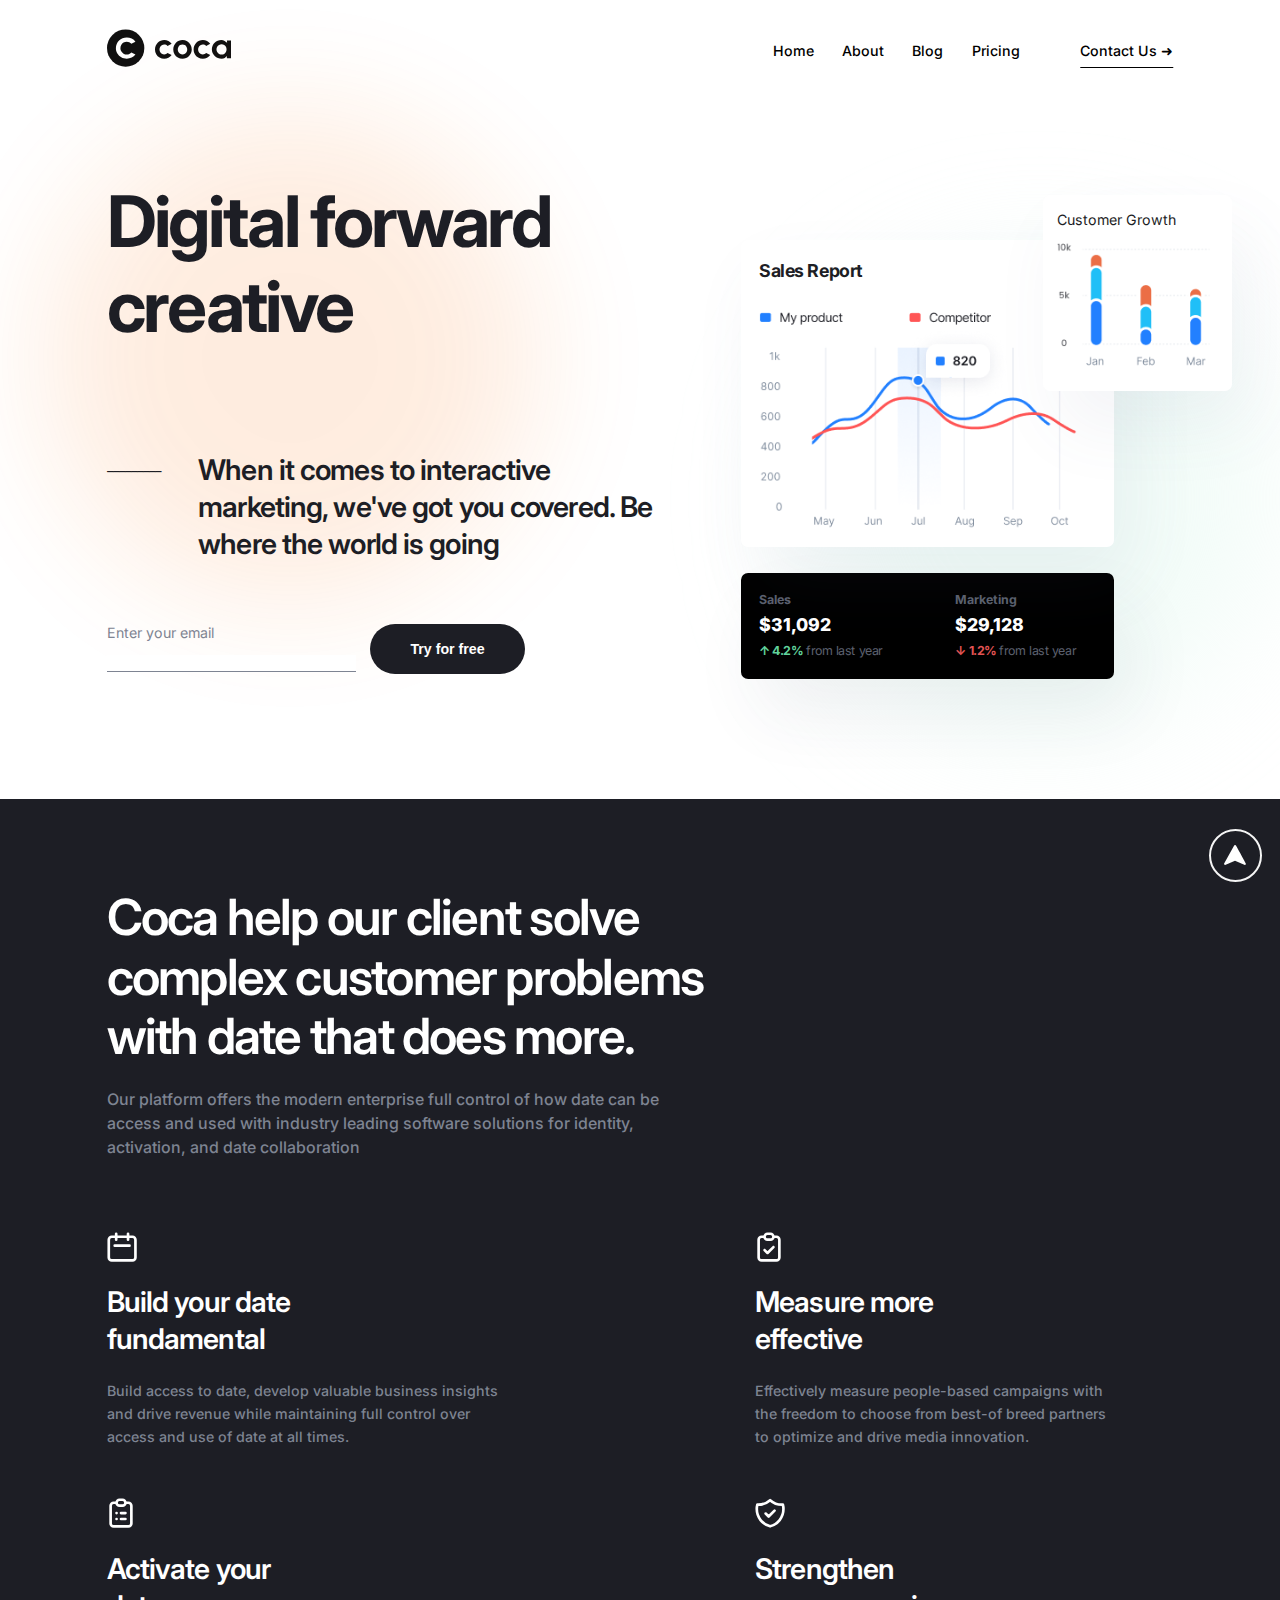
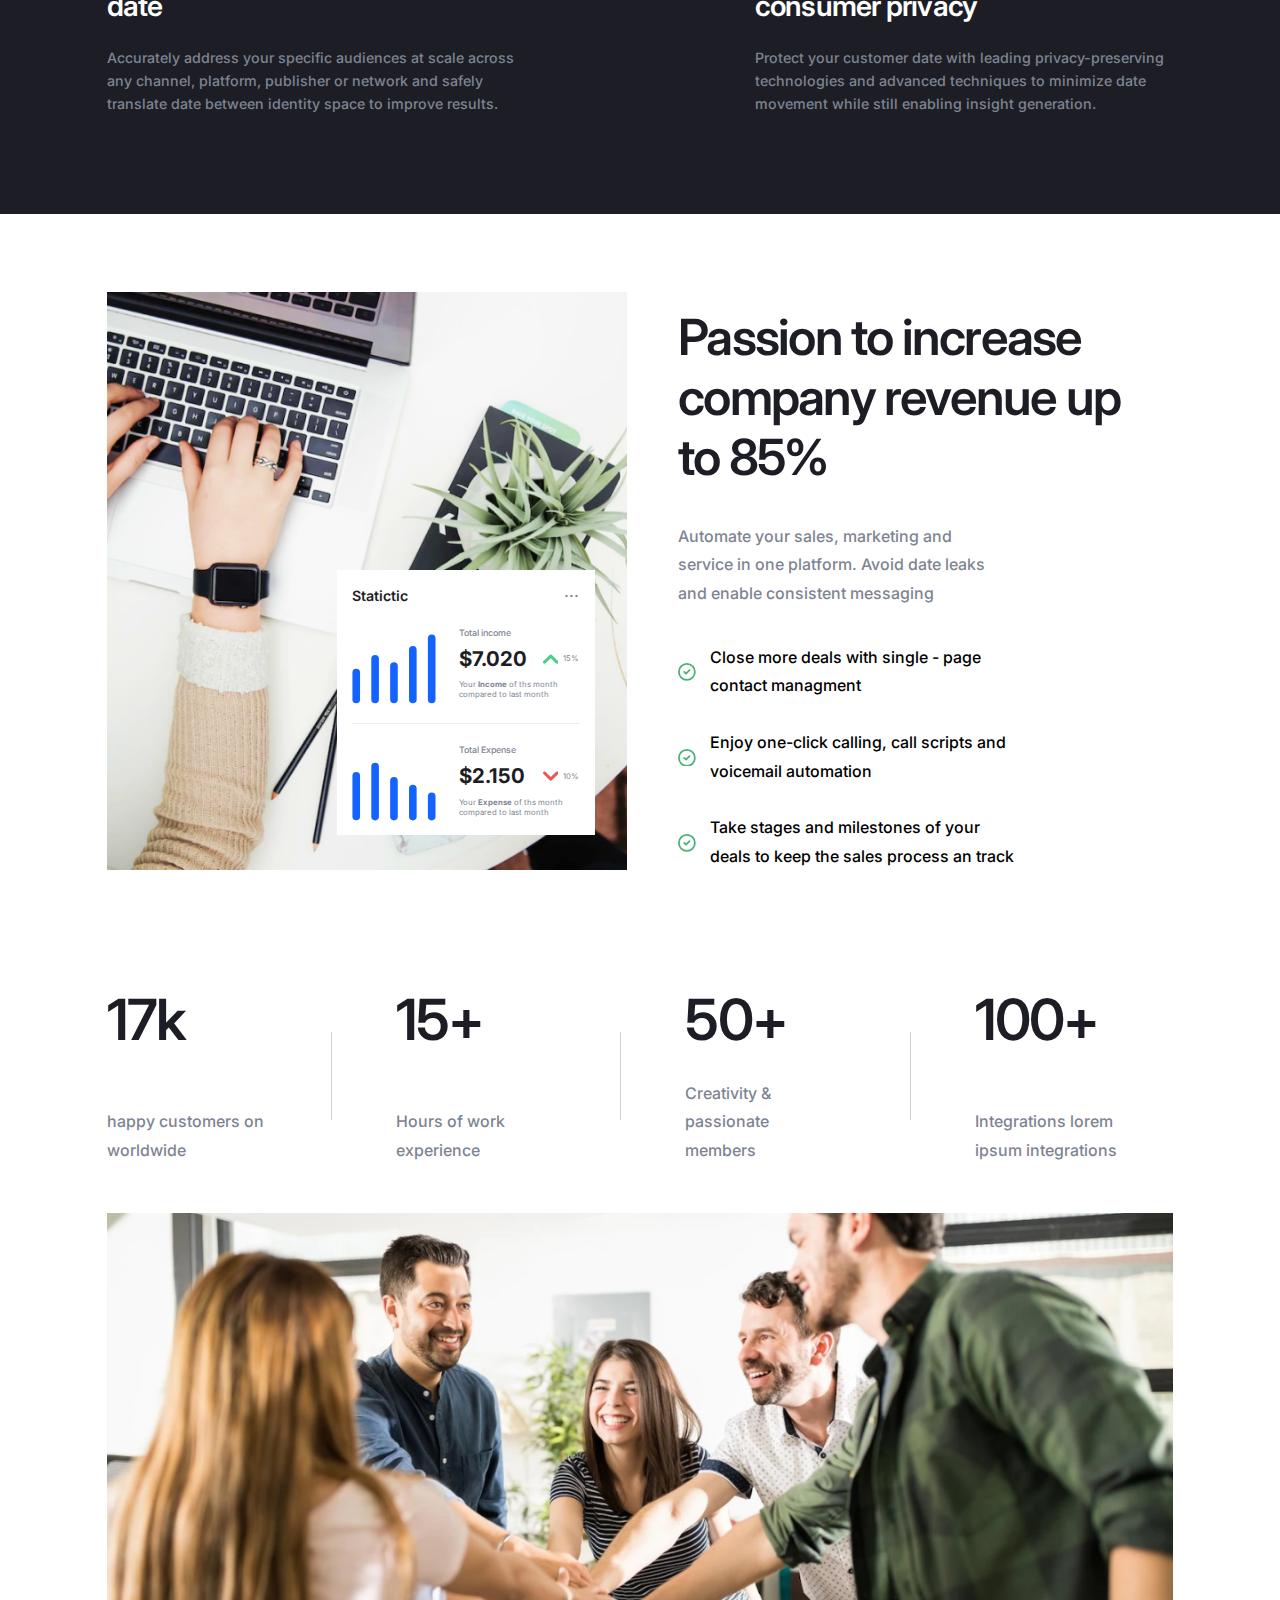
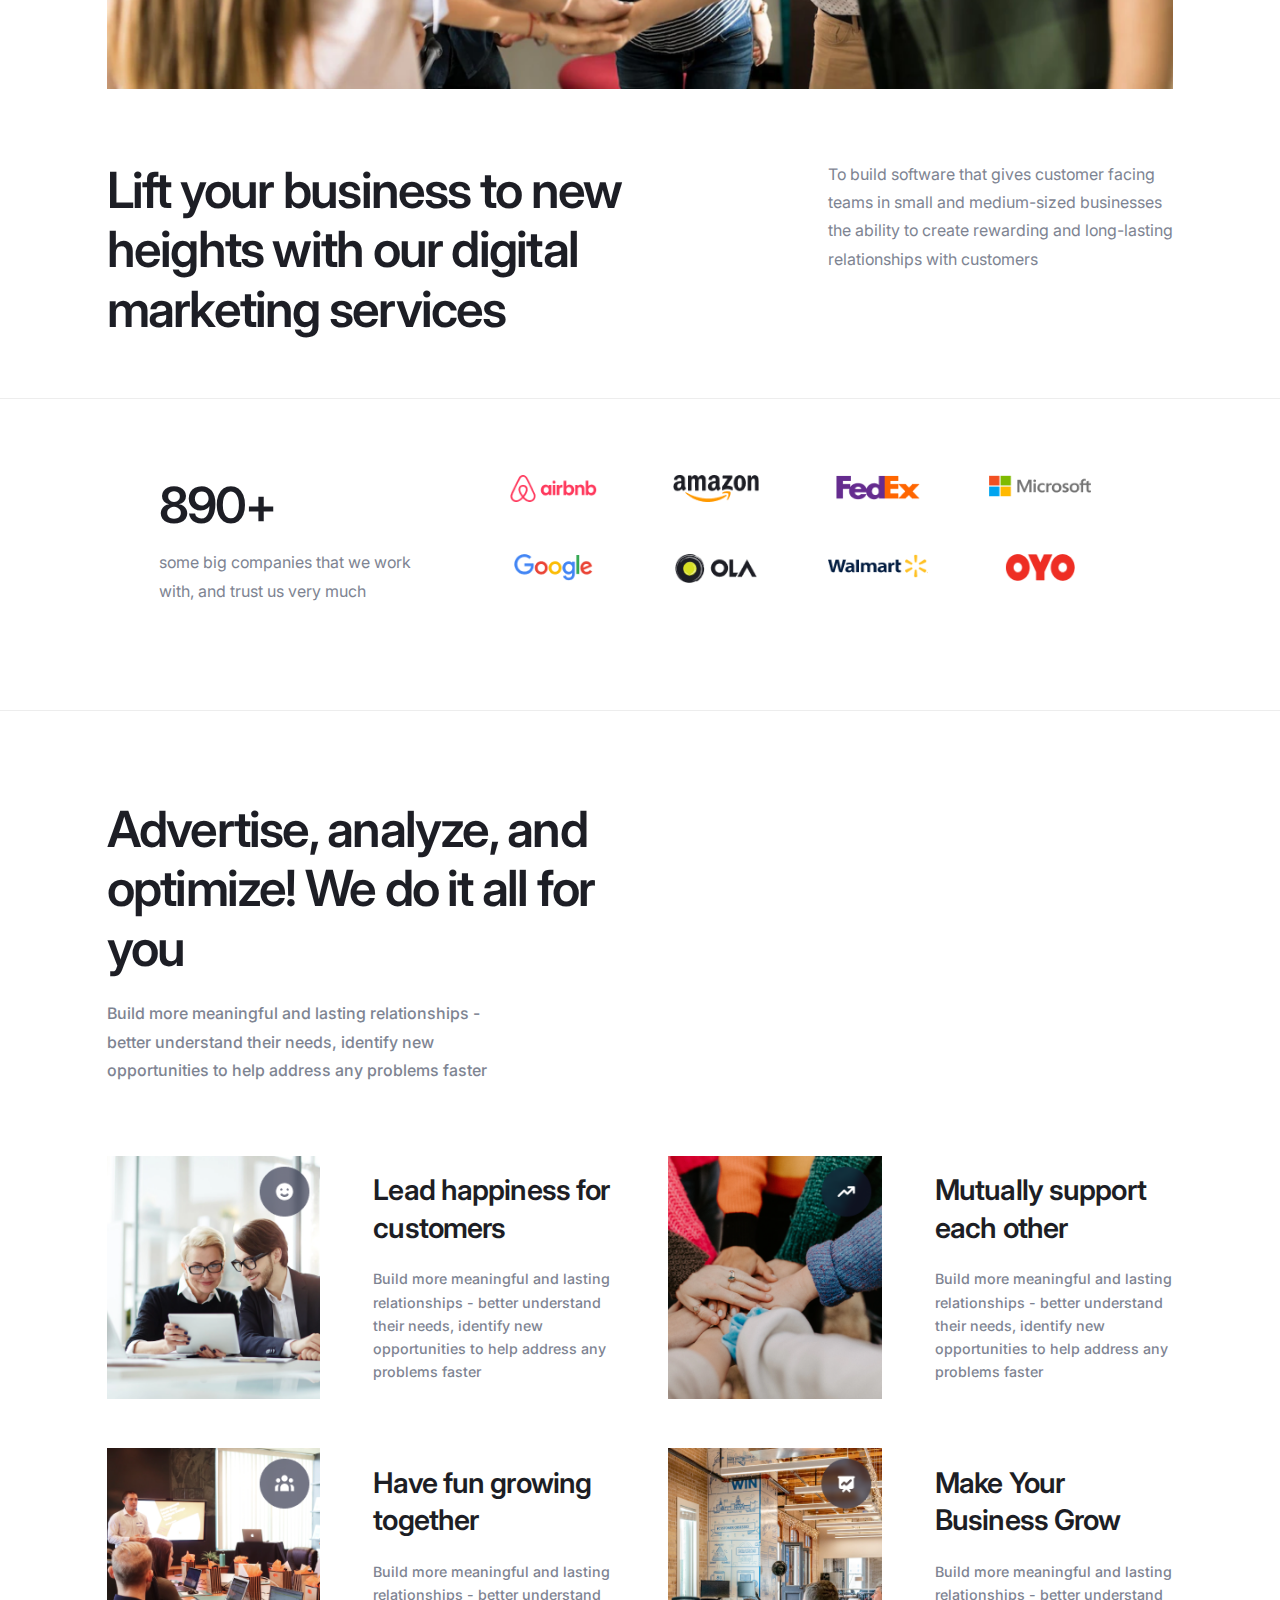
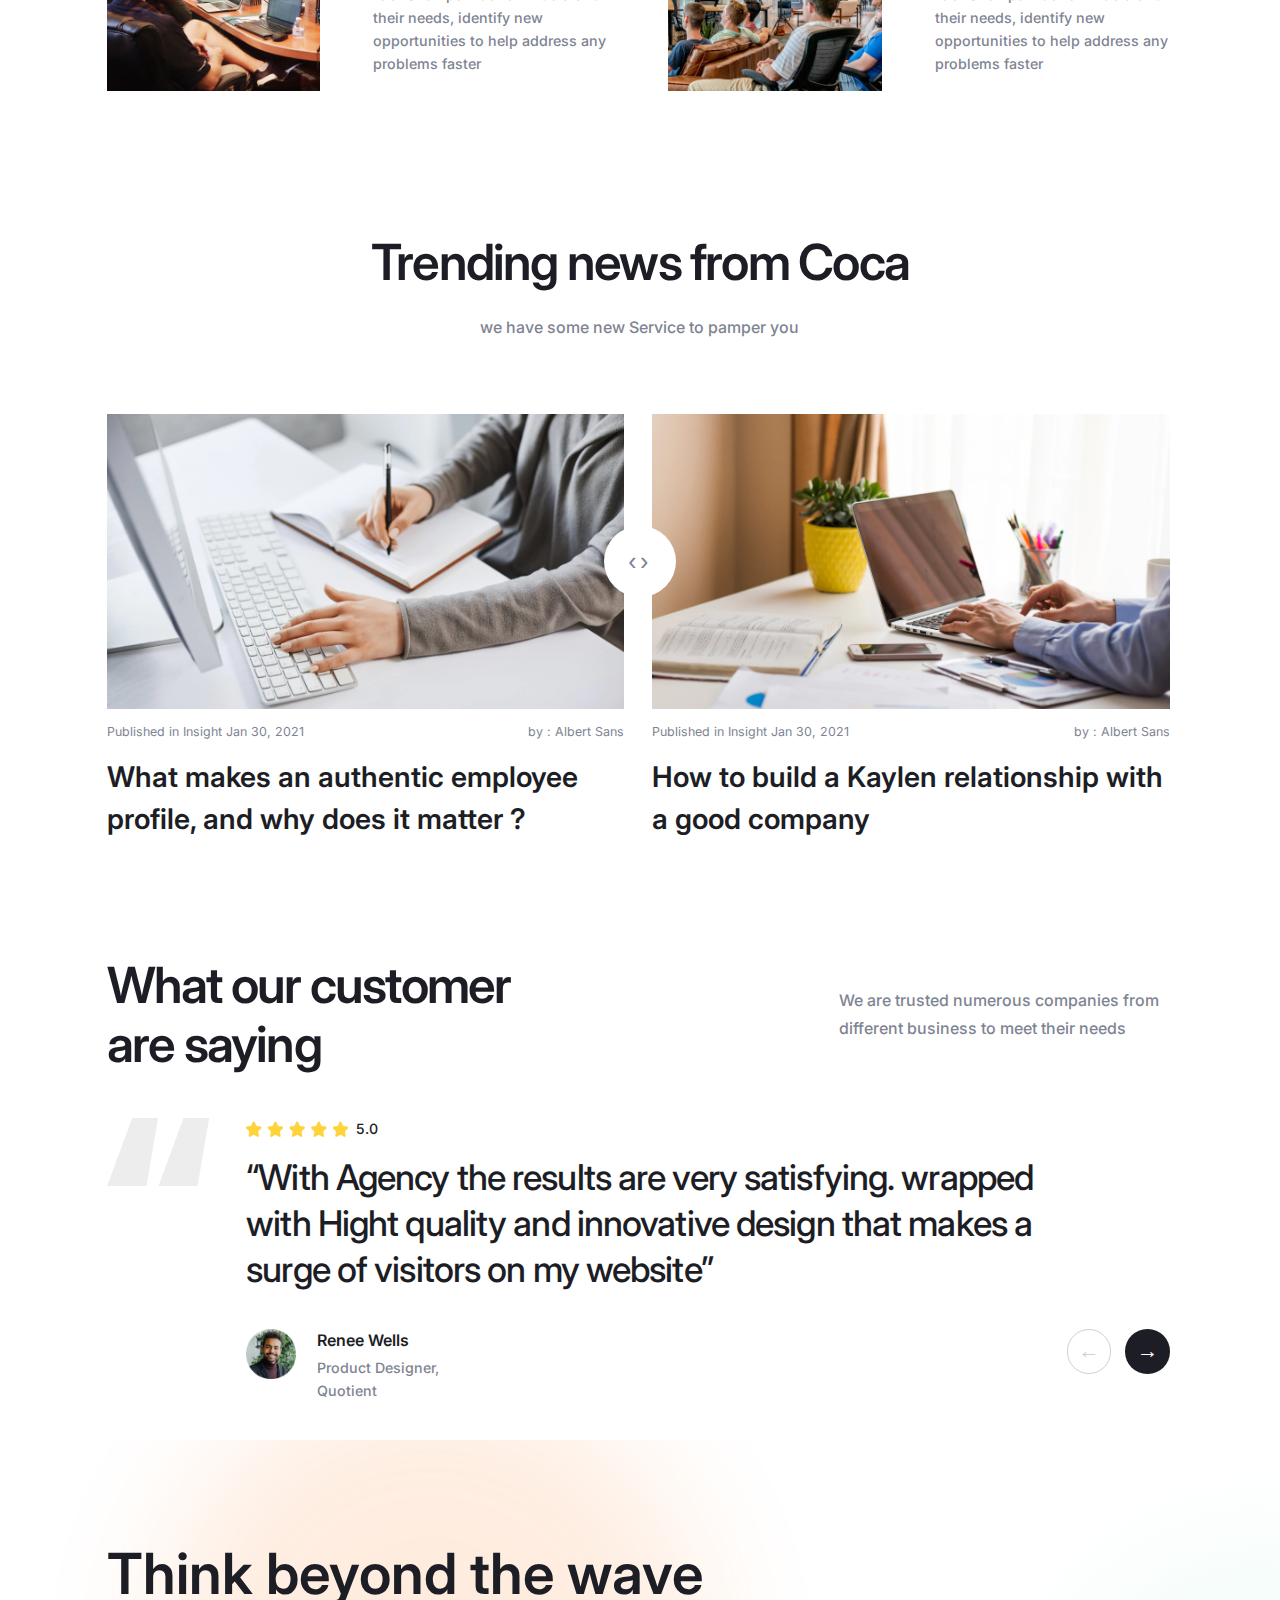
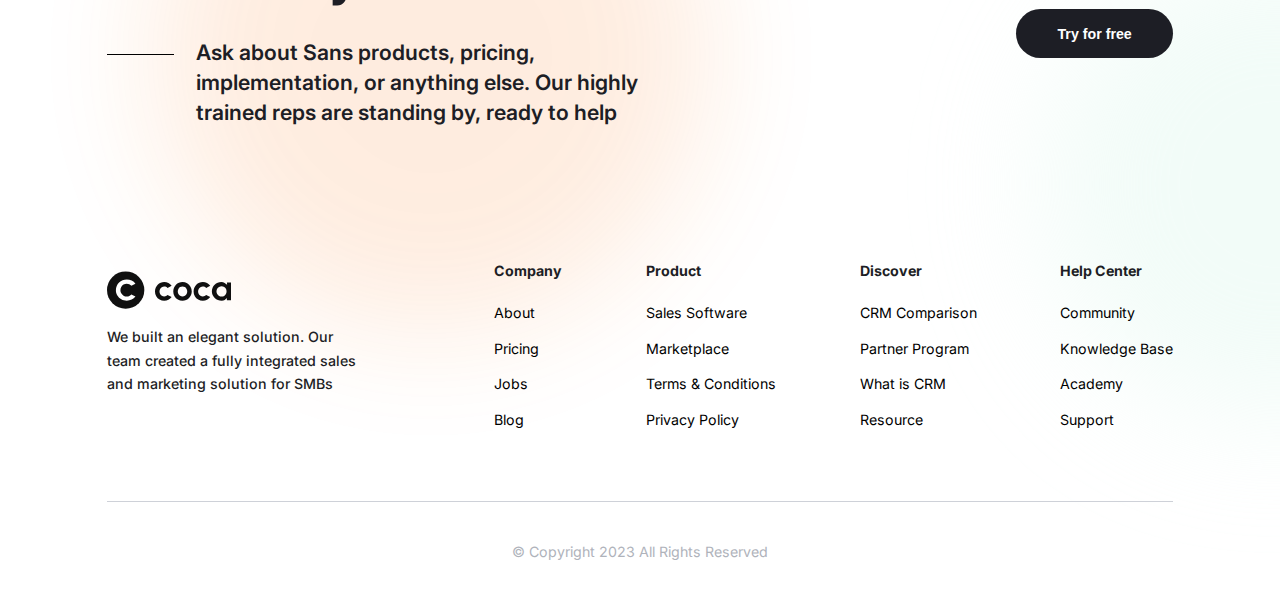
<file: index.html>
<!DOCTYPE html>
<html lang="en">
<head>
    <meta charset="UTF-8">
    <meta http-equiv="X-UA-Compatible" content="IE=edge">
    <meta name="viewport" content="width=device-width, initial-scale=1.0">
	 <link rel="stylesheet" href="./styles/main.css">
    <link rel="stylesheet" href="./styles/style.css">
	 <link rel="icon" type="image/png" href="src/img/favicon.png">
    <title>Coca - Digital Marketing</title>
</head>
<body>
    <header>
        <svg width="140" height="66" viewBox="0 0 140 66" fill="none" xmlns="http://www.w3.org/2000/svg">
            <path d="M68.1455 35.9848L72.722 38.3558C71.7651 39.6044 70.5655 40.6072 69.1232 41.3643C67.6809 42.1214 66.1069 42.5 64.4011 42.5C62.4873 42.5 60.7399 42.0285 59.159 41.0854C57.5919 40.1423 56.3368 38.8805 55.3937 37.2998C54.4646 35.7059 54 33.9459 54 32.0199C54 30.5588 54.2704 29.1973 54.8113 27.9355C55.3521 26.6603 56.0941 25.5446 57.0371 24.5882C57.994 23.6186 59.1035 22.8615 60.3655 22.3169C61.6275 21.7723 62.9727 21.5 64.4011 21.5C66.1069 21.5 67.6809 21.8786 69.1232 22.6357C70.5655 23.3928 71.7651 24.4089 72.722 25.6841L68.1455 28.0351C67.6601 27.5038 67.0846 27.092 66.4189 26.7998C65.7671 26.5076 65.0945 26.3615 64.4011 26.3615C63.4026 26.3615 62.5012 26.6271 61.6968 27.1584C60.8925 27.6765 60.2545 28.3672 59.783 29.2305C59.3115 30.0806 59.0757 31.0104 59.0757 32.0199C59.0757 33.0161 59.3115 33.9459 59.783 34.8093C60.2545 35.6594 60.8925 36.3435 61.6968 36.8615C62.5012 37.3795 63.4026 37.6385 64.4011 37.6385C65.1223 37.6385 65.8087 37.4924 66.4605 37.2002C67.1123 36.8947 67.674 36.4896 68.1455 35.9848Z" fill="#101010"/>
            <path d="M84.9596 42.5C83.0458 42.5 81.2984 42.0285 79.7174 41.0854C78.1503 40.1423 76.8952 38.8805 75.9522 37.2998C75.023 35.7059 74.5585 33.9459 74.5585 32.0199C74.5585 30.5588 74.8289 29.1973 75.3697 27.9355C75.9106 26.6603 76.6525 25.5446 77.5956 24.5882C78.5525 23.6186 79.6619 22.8615 80.9239 22.3169C82.1859 21.7723 83.5312 21.5 84.9596 21.5C86.8734 21.5 88.6138 21.9715 90.1809 22.9146C91.7619 23.8577 93.017 25.1262 93.9461 26.7201C94.8892 28.314 95.3607 30.0806 95.3607 32.0199C95.3607 33.4677 95.0903 34.8226 94.5494 36.0844C94.0085 37.3463 93.2597 38.4621 92.3028 39.4317C91.3597 40.388 90.2572 41.1385 88.9952 41.6831C87.7471 42.2277 86.4019 42.5 84.9596 42.5ZM84.9596 37.6385C85.9719 37.6385 86.8803 37.3795 87.6847 36.8615C88.489 36.3435 89.12 35.6594 89.5777 34.8093C90.0492 33.9592 90.2849 33.0294 90.2849 32.0199C90.2849 30.9839 90.0422 30.0408 89.5569 29.1907C89.0853 28.3273 88.4405 27.6433 87.6223 27.1385C86.8179 26.6205 85.9303 26.3615 84.9596 26.3615C83.9611 26.3615 83.0596 26.6205 82.2553 27.1385C81.4509 27.6565 80.813 28.3472 80.3415 29.2106C79.87 30.074 79.6342 31.0104 79.6342 32.0199C79.6342 33.0693 79.8769 34.019 80.3623 34.8691C80.8477 35.7192 81.4925 36.3966 82.2969 36.9013C83.1151 37.3928 84.0027 37.6385 84.9596 37.6385Z" fill="#101010"/>
            <path d="M111.578 35.9848L116.155 38.3558C115.198 39.6044 113.998 40.6072 112.556 41.3643C111.114 42.1214 109.54 42.5 107.834 42.5C105.92 42.5 104.173 42.0285 102.592 41.0854C101.025 40.1423 99.7696 38.8805 98.8265 37.2998C97.8974 35.7059 97.4328 33.9459 97.4328 32.0199C97.4328 30.5588 97.7032 29.1973 98.2441 27.9355C98.7849 26.6603 99.5269 25.5446 100.47 24.5882C101.427 23.6186 102.536 22.8615 103.798 22.3169C105.06 21.7723 106.405 21.5 107.834 21.5C109.54 21.5 111.114 21.8786 112.556 22.6357C113.998 23.3928 115.198 24.4089 116.155 25.6841L111.578 28.0351C111.093 27.5038 110.517 27.092 109.852 26.7998C109.2 26.5076 108.527 26.3615 107.834 26.3615C106.835 26.3615 105.934 26.6271 105.13 27.1584C104.325 27.6765 103.687 28.3672 103.216 29.2305C102.744 30.0806 102.509 31.0104 102.509 32.0199C102.509 33.0161 102.744 33.9459 103.216 34.8093C103.687 35.6594 104.325 36.3435 105.13 36.8615C105.934 37.3795 106.835 37.6385 107.834 37.6385C108.555 37.6385 109.242 37.4924 109.893 37.2002C110.545 36.8947 111.107 36.4896 111.578 35.9848Z" fill="#101010"/>
            <path d="M134.924 22.0579H140V41.982H134.924L134.695 39.5114C134.127 40.4013 133.371 41.1252 132.428 41.6831C131.499 42.2277 130.396 42.5 129.12 42.5C127.581 42.5 126.139 42.2211 124.794 41.6632C123.448 41.1053 122.263 40.3349 121.236 39.352C120.224 38.3691 119.427 37.2334 118.844 35.945C118.276 34.6565 117.991 33.2751 117.991 31.8008C117.991 30.3795 118.262 29.0446 118.803 27.796C119.357 26.5474 120.127 25.4516 121.112 24.5085C122.096 23.5655 123.233 22.8283 124.523 22.297C125.813 21.7657 127.2 21.5 128.684 21.5C130.057 21.5 131.284 21.7922 132.366 22.3767C133.461 22.9611 134.39 23.7049 135.153 24.6082L134.924 22.0579ZM128.996 37.8178C130.077 37.8178 131.034 37.5588 131.866 37.0408C132.698 36.5228 133.35 35.8254 133.822 34.9488C134.293 34.0588 134.529 33.0825 134.529 32.0199C134.529 30.944 134.293 29.9677 133.822 29.0911C133.35 28.2011 132.691 27.4972 131.846 26.9791C131.013 26.4611 130.063 26.2021 128.996 26.2021C127.928 26.2021 126.95 26.4677 126.062 26.9991C125.189 27.5171 124.488 28.2144 123.961 29.0911C123.448 29.9677 123.192 30.944 123.192 32.0199C123.192 33.0958 123.455 34.0721 123.982 34.9488C124.509 35.8254 125.21 36.5228 126.083 37.0408C126.971 37.5588 127.942 37.8178 128.996 37.8178Z" fill="#101010"/>
            <circle cx="21" cy="30.5" r="21" fill="#101010"/>
            <path d="M27.4483 35.4412L32 37.741C30.8906 39.1831 29.4794 40.3368 27.7664 41.2021C26.0697 42.0674 24.2262 42.5 22.2358 42.5C19.9844 42.5 17.9288 41.9611 16.069 40.8833C14.2254 39.8055 12.749 38.3634 11.6396 36.5569C10.5465 34.7353 10 32.7239 10 30.5228C10 28.8529 10.3181 27.297 10.9544 25.8548C11.5907 24.3975 12.4635 23.1224 13.5729 22.0294C14.6986 20.9213 16.0037 20.056 17.4883 19.4336C18.9729 18.8112 20.5554 18.5 22.2358 18.5C24.2262 18.5 26.0697 18.9326 27.7664 19.7979C29.4794 20.6632 30.8906 21.8245 32 23.2818L27.4483 25.5816C26.7631 24.8226 25.9637 24.2457 25.0501 23.851C24.1364 23.4412 23.1984 23.2362 22.2358 23.2362C20.898 23.2362 19.6826 23.5778 18.5895 24.2609C17.5128 24.9288 16.6563 25.8169 16.02 26.925C15.4001 28.018 15.0901 29.2173 15.0901 30.5228C15.0901 31.8131 15.4082 33.0123 16.0445 34.1205C16.6808 35.2135 17.5373 36.0939 18.614 36.7619C19.7071 37.4298 20.9143 37.7638 22.2358 37.7638C23.2473 37.7638 24.2099 37.5512 25.1235 37.1262C26.0371 36.7011 26.812 36.1395 27.4483 35.4412Z" fill="white"/>
            </svg>

            <span>
                <nav>
                   <a href="#">Home</a>
                   <a href="templates/about.html">About</a>
                   <a href="templates/blog.html">Blog</a>
                   <a href="templates/pricing.html">Pricing</a>
                </nav>
                <a href="templates/contact.html" class="contact">Contact Us &#10140;</a>
            </span>
    </header>

    <main>
        <div class="circle1"></div>
        <div class="circle2"></div>

		  <h1>Digital forward <br> creative</h1>
            <p class="line">_________</p>
            <h3>When it comes to interactive marketing, we've got you covered.
                Be where the world is going</h3>

            <div class="email">
                <div class="input">
                <label for="input_email">Enter your email</label>
                <input type="email" id="input_email">
            	 </div>
                <button>Try for free</button>
            </div>

				<div class="sales">
					<p class="sales-report">Sales Report</p>
					<img src="src/img/SalesFigures.png" alt="">
				</div>

				<div class="Customer">
					<p class="cust-grow">Customer Growth</p>
					<img src="src/img/Graph.png" alt="">
				</div>
				
				<div class="statistic">
					<span class="first">
						<p class="p1">Sales</p>
						<h5>$31,092</h5>
						<p class="p2"><b class="b1">&#8593; 4.2% </b>from last year</p>
					</span>
					<span class="second">
						<p class="p1">Marketing</p>
						<h5>$29,128</h5>
						<p class="p2"><b class="b2">&#8595; 1.2% </b>from last year</p>
					</span>
				</div>

		</main>

		<div class="overview">
			<h1>Coca help our client solve <br> complex customer problems <br> with date that does more.</h1>
			<p class="p">Our platform offers the modern enterprise full control of how date can be <br> access and used with industry leading software solutions for identity, <br> activation, and date collaboration</p>
		<div class="grid-block">

				<span class="span1">
					<svg width="34" height="34" viewBox="0 0 34 34" fill="none" xmlns="http://www.w3.org/2000/svg">
						<path d="M10.3333 8.66667V2M23.6667 8.66667V2M8.66667 15.3333H25.3333M5.33333 32H28.6667C30.5076 32 32 30.5076 32 28.6667V8.66667C32 6.82572 30.5076 5.33333 28.6667 5.33333H5.33333C3.49238 5.33333 2 6.82572 2 8.66667V28.6667C2 30.5076 3.49238 32 5.33333 32Z" stroke="white" stroke-width="3" stroke-linecap="round" stroke-linejoin="round"/>
					</svg>
					<h3>Build your date <br> fundamental</h3>
					<p>Build access to date, develop valuable business insights <br> and drive revenue while maintaining full control over <br> access and use of date at all times.</p>
				</span>
				<span class="span2">
					<svg width="28" height="34" viewBox="0 0 28 34" fill="none" xmlns="http://www.w3.org/2000/svg">
						<path d="M10.0608 19.2727C9.47504 18.6869 8.52529 18.6869 7.9395 19.2727C7.35372 19.8585 7.35372 20.8082 7.9395 21.394L10.0608 19.2727ZM12.3335 23.6667L11.2728 24.7273C11.8586 25.3131 12.8084 25.3131 13.3942 24.7273L12.3335 23.6667ZM20.0608 18.0607C20.6466 17.4749 20.6466 16.5251 20.0608 15.9393C19.475 15.3536 18.5253 15.3536 17.9395 15.9393L20.0608 18.0607ZM24.1668 8.66667V28.6667H27.1668V8.66667H24.1668ZM22.3335 30.5H5.66683V33.5H22.3335V30.5ZM3.8335 28.6667V8.66667H0.833496V28.6667H3.8335ZM5.66683 6.83333H9.00016V3.83333H5.66683V6.83333ZM19.0002 6.83333H22.3335V3.83333H19.0002V6.83333ZM5.66683 30.5C4.65431 30.5 3.8335 29.6792 3.8335 28.6667H0.833496C0.833496 31.336 2.99745 33.5 5.66683 33.5V30.5ZM24.1668 28.6667C24.1668 29.6792 23.346 30.5 22.3335 30.5V33.5C25.0029 33.5 27.1668 31.336 27.1668 28.6667H24.1668ZM27.1668 8.66667C27.1668 5.99729 25.0029 3.83333 22.3335 3.83333V6.83333C23.346 6.83333 24.1668 7.65414 24.1668 8.66667H27.1668ZM3.8335 8.66667C3.8335 7.65414 4.65431 6.83333 5.66683 6.83333V3.83333C2.99745 3.83333 0.833496 5.99729 0.833496 8.66667H3.8335ZM7.9395 21.394L11.2728 24.7273L13.3942 22.606L10.0608 19.2727L7.9395 21.394ZM13.3942 24.7273L20.0608 18.0607L17.9395 15.9393L11.2728 22.606L13.3942 24.7273ZM12.3335 3.5H15.6668V0.5H12.3335V3.5ZM15.6668 7.16667H12.3335V10.1667H15.6668V7.16667ZM12.3335 7.16667C11.321 7.16667 10.5002 6.34586 10.5002 5.33333H7.50016C7.50016 8.00271 9.66412 10.1667 12.3335 10.1667V7.16667ZM17.5002 5.33333C17.5002 6.34586 16.6794 7.16667 15.6668 7.16667V10.1667C18.3362 10.1667 20.5002 8.00271 20.5002 5.33333H17.5002ZM15.6668 3.5C16.6794 3.5 17.5002 4.32081 17.5002 5.33333H20.5002C20.5002 2.66396 18.3362 0.5 15.6668 0.5V3.5ZM12.3335 0.5C9.66412 0.5 7.50016 2.66396 7.50016 5.33333H10.5002C10.5002 4.32081 11.321 3.5 12.3335 3.5V0.5Z" fill="white"/>
					</svg>
					<h3>Measure more <br> effective</h3>
					<p>Effectively measure people-based campaigns with <br> the freedom to choose from best-of breed partners <br> to optimize and drive media innovation.</p>
				</span>
				<span class="span3">
					<svg width="28" height="34" viewBox="0 0 28 34" fill="none" xmlns="http://www.w3.org/2000/svg">
						<path d="M9.00016 5.33333H5.66683C3.82588 5.33333 2.3335 6.82572 2.3335 8.66667V28.6667C2.3335 30.5076 3.82588 32 5.66683 32H22.3335C24.1744 32 25.6668 30.5076 25.6668 28.6667V8.66667C25.6668 6.82572 24.1744 5.33333 22.3335 5.33333H19.0002M9.00016 5.33333C9.00016 7.17428 10.4925 8.66667 12.3335 8.66667H15.6668C17.5078 8.66667 19.0002 7.17428 19.0002 5.33333M9.00016 5.33333C9.00016 3.49238 10.4925 2 12.3335 2H15.6668C17.5078 2 19.0002 3.49238 19.0002 5.33333M14.0002 17H19.0002M14.0002 23.6667H19.0002M9.00016 17H9.01683M9.00016 23.6667H9.01683" stroke="white" stroke-width="3" stroke-linecap="round"/>
					</svg>	
					<h3>Activate your <br> date</h3>
					<p>Accurately address your specific audiences at scale across <br> any channel, platform, publisher or network and safely <br> translate date between identity space to improve results.</p>
				</span>
				<span class="span4">
					<svg width="34" height="33" viewBox="0 0 34 33" fill="none" xmlns="http://www.w3.org/2000/svg">
						<path d="M12 17L15.3333 20.3334L22 13.6667M31.3632 6.9739C31.0221 6.9912 30.6787 6.99995 30.3333 6.99995C25.2109 6.99995 20.5383 5.07422 16.9999 1.90723C13.4615 5.0741 8.78898 6.99975 3.66667 6.99975C3.32129 6.99975 2.97796 6.99099 2.63688 6.9737C2.22117 8.57972 2 10.264 2 12C2 21.3192 8.37387 29.1497 17 31.3699C25.6261 29.1497 32 21.3192 32 12C32 10.2641 31.7788 8.57986 31.3632 6.9739Z" stroke="white" stroke-width="3" stroke-linecap="round" stroke-linejoin="round"/>
					</svg>						
					<h3>Strengthen <br> consumer privacy</h3>
					<p>Protect your customer date with leading privacy-preserving <br> technologies and advanced techniques to minimize date <br> movement while still enabling insight generation.</p>
				</span>
			</div>
	</div>

	<div class="features">
		<div class="content">
			<div class="img-cont">
				<img src="src/img/feature.png" alt="">
				<div class="statistic">
					<span class="statistic-head">
						<h2>Statictic</h2>
						<p>...</p>
					</span>
					<div class="statistic-graph">
						<svg width="95" height="88" viewBox="0 0 95 88" fill="none" xmlns="http://www.w3.org/2000/svg">
							<rect x="0.487305" y="0.477295" width="8.67429" height="87.0145" rx="4.33715" fill="white"/>
							<rect x="0.487305" y="48.0061" width="8.67429" height="39.4856" rx="4.33715" fill="#1463FF"/>
							<rect x="21.9326" y="0.477295" width="8.67429" height="87.0145" rx="4.33715" fill="white"/>
							<rect x="21.9326" y="32.6506" width="8.67429" height="54.8411" rx="4.33715" fill="#1463FF"/>
							<rect x="43.3779" y="0.477295" width="8.67429" height="87.0145" rx="4.33715" fill="white"/>
							<rect x="43.3779" y="40.6941" width="8.67429" height="46.7977" rx="4.33715" fill="#1463FF"/>
							<rect x="64.8228" y="0.477051" width="8.67429" height="87.0145" rx="4.33715" fill="white"/>
							<rect x="64.8228" y="22.4138" width="8.67429" height="65.0781" rx="4.33715" fill="#1463FF"/>
							<rect x="86.27" y="0.477051" width="8.67429" height="87.0145" rx="4.33715" fill="white"/>
							<rect x="86.27" y="9.25146" width="8.67429" height="78.2399" rx="4.33715" fill="#1463FF"/>
							</svg>
								<div class="statistic-block-text">
									<h4>Total income</h4>
									<span class="price">
										<h1>$7.020</h1>
										<span class="persent">
											<svg width="10" height="6" viewBox="0 0 10 6" fill="none" xmlns="http://www.w3.org/2000/svg">
												<path fill-rule="evenodd" clip-rule="evenodd" d="M9.70711 5.70711C9.31658 6.09763 8.68342 6.09763 8.29289 5.70711L5 2.41421L1.70711 5.70711C1.31658 6.09763 0.683417 6.09763 0.292894 5.70711C-0.0976312 5.31658 -0.0976312 4.68342 0.292894 4.29289L4.29289 0.292893C4.68342 -0.0976311 5.31658 -0.0976311 5.70711 0.292893L9.70711 4.29289C10.0976 4.68342 10.0976 5.31658 9.70711 5.70711Z" fill="#50CD89"/>
												</svg>
												<p>15%</p>
										</span>											
									</span>
									<p>Your <b>Income</b> of ths month <br> compared to last month</p>
								</div>
							</div>	
							<div class="line"></div>						
					<div class="statistic-graph">
						<svg width="95" height="88" viewBox="0 0 95 88" fill="none" xmlns="http://www.w3.org/2000/svg">
							<rect x="0.487793" y="0.0888672" width="8.6743" height="87.4224" rx="4.33715" fill="white"/>
							<rect x="0.487793" y="32.5598" width="8.6743" height="54.9512" rx="4.33715" fill="#1463FF"/>
							<rect x="21.9326" y="0.0888672" width="8.6743" height="87.4369" rx="4.33715" fill="white"/>
							<rect x="21.9326" y="22.1318" width="8.6743" height="65.394" rx="4.33715" fill="#1463FF"/>
							<rect x="43.3774" y="0.0888672" width="8.6743" height="87.4369" rx="4.33715" fill="white"/>
							<rect x="43.3774" y="38.2964" width="8.6743" height="49.2292" rx="4.33715" fill="#1463FF"/>
							<rect x="64.8228" y="0.0888672" width="8.6743" height="87.4369" rx="4.33715" fill="white"/>
							<rect x="64.8228" y="47.1133" width="8.6743" height="40.412" rx="4.33715" fill="#1463FF"/>
							<rect x="86.27" y="0.0888672" width="8.67426" height="87.4369" rx="4.33713" fill="white"/>
							<rect x="86.27" y="55.9312" width="8.67426" height="31.5948" rx="4.33713" fill="#1463FF"/>
							</svg>
								<div class="statistic-block-text">
									<h4>Total Expense</h4>
									<span class="price">
										<h1>$2.150</h1>
										<span class="persent">
											<svg width="10" height="6" viewBox="0 0 10 6" fill="none" xmlns="http://www.w3.org/2000/svg">
												<path fill-rule="evenodd" clip-rule="evenodd" d="M0.292893 0.292893C0.683417 -0.097631 1.31658 -0.097631 1.70711 0.292893L5 3.58579L8.29289 0.292893C8.68342 -0.0976311 9.31658 -0.0976311 9.70711 0.292893C10.0976 0.683417 10.0976 1.31658 9.70711 1.70711L5.70711 5.70711C5.31658 6.09763 4.68342 6.09763 4.29289 5.70711L0.292893 1.70711C-0.0976311 1.31658 -0.0976311 0.683418 0.292893 0.292893Z" fill="#EB5757"/>
												</svg>
												<p>10%</p>
										</span>											
									</span>
									<p>Your <b>Expense</b> of ths month <br> compared to last month</p>
								</div>
							</div>
					</div>
				</div>
				<div class="txt-content">
					<h1>Passion to increase <br> company revenue up <br> to 85%</h1>
					<p>Automate your sales, marketing and <br> service in one platform. Avoid date leaks <br> and enable consistent messaging</p>
					<div class="gap">
						<span>
							<svg width="20" height="20" viewBox="0 0 20 20" fill="none" xmlns="http://www.w3.org/2000/svg">
								<path d="M7 10L9 12L13 8M19 10C19 14.9706 14.9706 19 10 19C5.02944 19 1 14.9706 1 10C1 5.02944 5.02944 1 10 1C14.9706 1 19 5.02944 19 10Z" stroke="#46B277" stroke-width="2" stroke-linecap="round" stroke-linejoin="round"/>
								</svg>
								<p>Close more deals with single - page <br> contact managment</p>
						</span>
						<span>
							<svg width="20" height="20" viewBox="0 0 20 20" fill="none" xmlns="http://www.w3.org/2000/svg">
								<path d="M7 10L9 12L13 8M19 10C19 14.9706 14.9706 19 10 19C5.02944 19 1 14.9706 1 10C1 5.02944 5.02944 1 10 1C14.9706 1 19 5.02944 19 10Z" stroke="#46B277" stroke-width="2" stroke-linecap="round" stroke-linejoin="round"/>
								</svg>
								<p>Enjoy one-click calling, call scripts and <br> voicemail automation</p>
						</span>
						<span>
							<svg width="20" height="20" viewBox="0 0 20 20" fill="none" xmlns="http://www.w3.org/2000/svg">
								<path d="M7 10L9 12L13 8M19 10C19 14.9706 14.9706 19 10 19C5.02944 19 1 14.9706 1 10C1 5.02944 5.02944 1 10 1C14.9706 1 19 5.02944 19 10Z" stroke="#46B277" stroke-width="2" stroke-linecap="round" stroke-linejoin="round"/>
								</svg>
								<p>Take stages and milestones of your <br> deals to keep the sales process an track</p>
						</span>
					</div>
				</div>	
		</div>
	</div>

	<div class="strength">
		<div class="strength-content">
			<div class="numbers">
				<span class="happy">
					<h1>17k</h1>
					<p>happy customers on <br> worldwide</p>
				</span>
				<div class="vertical-line"></div>
				<span class="hours">
					<h1>15+</h1>
					<p>Hours of work <br> experience</p>
				</span>
				<div class="vertical-line"></div>
				<span class="creativity">
					<h1>50+</h1>
					<p>Creativity & passionate <br> members</p>
				</span>
				<div class="vertical-line"></div>
				<span class="integrations">
					<h1>100+</h1>
					<p>Integrations lorem <br> ipsum integrations</p>
				</span>
			</div>
			<img src="src/img/Image-strength.png" alt="">
			<span>
				<h1>Lift your business to new <br> heights with our digital <br> marketing services</h1>
				<p>To build software that gives customer facing <br> teams in small and medium-sized businesses <br> the ability to create rewarding and long-lasting <br> relationships with customers</p>
			</span>
		</div>
	</div>

	<div class="partners">
		<div class="partners-content">
			<span>
				<h1>890+</h1>
				<p>some big companies that we work <br> with, and trust us very much</p>
			</span>
			<div class="partners-grid">
				<img class="img1" src="src/img/airbnb.png" alt="">
				<img class="img2" src="src/img/AmazonLogo.png" alt="">
				<img class="img3" src="src/img/FedEx.png" alt="">
				<img class="img4" src="src/img/MicrosoftLogo.png" alt="">
				<img class="img5" src="src/img/GoogleLogo.png" alt="">
				<img class="img6" src="src/img/OLA.png" alt="">
				<img class="img7" src="src/img/WalmartLogo.png" alt="">
				<img class="img8" src="src/img/OYO.png" alt="">
			</div>
		</div>
	</div>

	<div class="services">
		<div class="services-content">
			<span class="services-head">
				<h1>Advertise, analyze, and <br> optimize! We do it all for <br> you</h1>
				<p>Build more meaningful and lasting relationships - <br> better understand their needs, identify new <br> opportunities to help address any problems faster</p>
			</span>
			<div class="services-grid">
				<div class="grid-block">
					<img src="src/img/lead.png" alt="">
					<span>
						<h1>Lead happiness for customers</h1>
						<p>Build more meaningful and lasting relationships - better understand their needs, identify new opportunities to help address any problems faster</p>
					</span>
				</div>
				<div class="grid-block">
					<img src="src/img/mutually.png" alt="">
					<span>
						<h1>Mutually support each other</h1>
						<p>Build more meaningful and lasting relationships - better understand their needs, identify new opportunities to help address any problems faster</p>
					</span>
				</div>
				<div class="grid-block">
					<img src="src/img/heveFun.png" alt="">
					<span>
						<h1>Have fun growing together</h1>
						<p>Build more meaningful and lasting relationships - better understand their needs, identify new opportunities to help address any problems faster</p>
					</span>
				</div>
				<div class="grid-block">
					<img src="src/img/makeYour.png" alt="">
					<span>
						<h1>Make Your Business Grow</h1>
						<p>Build more meaningful and lasting relationships - better understand their needs, identify new opportunities to help address any problems faster</p>
					</span>
				</div>
			</div>
		</div>
	</div>

	<div class="insight">
		<div class="insight-content">
			<span>
				<h1>Trending news from Coca</h1>
				<p>we have some new Service to pamper you</p>
			</span>
			<div class="swipe-block">
				<button>&#8249;&#8250;</button>
				<div class="block">
					<img src="src/img/TrendingNews1.png" alt="">
					<div>
						<p>Published in Insight Jan 30, 2021</p>
						<p>by : Albert Sans</p>
					</div>
					<h1>What makes an authentic employee profile, and why does it matter ?</h1>
				</div>
				<div class="block">
					<img src="src/img/TrendingNews2.png" alt="">
					<div>
						<p>Published in Insight Jan 30, 2021</p>
						<p>by : Albert Sans</p>
					</div>
					<h1>How to build a Kaylen relationship with a good company</h1>
				</div>
			</div>
		</div>
	</div>

	<div class="testimonials">
		<div class="testimonals-head-text">
			<h1>What our customer are saying</h1>
			<p>We are trusted numerous companies from different business to meet their needs</p>
		</div>
		<div class="comment-block">
			<svg width="115" height="77" viewBox="0 0 115 77" fill="none" xmlns="http://www.w3.org/2000/svg">
				<path d="M44.3282 77H0L28.37 0H57.5L44.3282 77ZM101.828 77H57.7533L86.1234 0H115L101.828 77Z" fill="#EDEDED"/>
			</svg>
			<div class="comment">
				<div class="ratingAndCommentate">
					<div class="rating">
						<svg width="132" height="20" viewBox="0 0 132 20" fill="none" xmlns="http://www.w3.org/2000/svg">
							<path fill-rule="evenodd" clip-rule="evenodd" d="M11.227 0.796478L13.2574 5.09148C13.4564 5.51312 13.8405 5.8055 14.2859 5.87316L18.8282 6.56543C19.9504 6.73699 20.397 8.17711 19.5848 9.00228L16.3002 12.344C15.9774 12.6727 15.8305 13.1451 15.9068 13.609L16.682 18.3268C16.8729 19.4939 15.6997 20.3843 14.6967 19.8322L10.6369 17.6032C10.2389 17.3845 9.76225 17.3845 9.3631 17.6032L5.30334 19.8322C4.30026 20.3843 3.1271 19.4939 3.31916 18.3268L4.09316 13.609C4.16952 13.1451 4.02259 12.6727 3.6998 12.344L0.4152 9.00228C-0.396983 8.17711 0.0496019 6.73699 1.17185 6.56543L5.71406 5.87316C6.15949 5.8055 6.54475 5.51312 6.74375 5.09148L8.77305 0.796478C9.27517 -0.265493 10.7248 -0.265493 11.227 0.796478Z" fill="#FFD33C"/>
							<path fill-rule="evenodd" clip-rule="evenodd" d="M39.227 0.796478L41.2574 5.09148C41.4564 5.51312 41.8405 5.8055 42.2859 5.87316L46.8282 6.56543C47.9504 6.73699 48.397 8.17711 47.5848 9.00228L44.3002 12.344C43.9774 12.6727 43.8305 13.1451 43.9068 13.609L44.682 18.3268C44.8729 19.4939 43.6997 20.3843 42.6967 19.8322L38.6369 17.6032C38.2389 17.3845 37.7622 17.3845 37.3631 17.6032L33.3033 19.8322C32.3003 20.3843 31.1271 19.4939 31.3192 18.3268L32.0932 13.609C32.1695 13.1451 32.0226 12.6727 31.6998 12.344L28.4152 9.00228C27.603 8.17711 28.0496 6.73699 29.1718 6.56543L33.7141 5.87316C34.1595 5.8055 34.5448 5.51312 34.7437 5.09148L36.773 0.796478C37.2752 -0.265493 38.7248 -0.265493 39.227 0.796478Z" fill="#FFD33C"/>
							<path fill-rule="evenodd" clip-rule="evenodd" d="M67.227 0.796478L69.2574 5.09148C69.4564 5.51312 69.8405 5.8055 70.2859 5.87316L74.8282 6.56543C75.9504 6.73699 76.397 8.17711 75.5848 9.00228L72.3002 12.344C71.9774 12.6727 71.8305 13.1451 71.9068 13.609L72.682 18.3268C72.8729 19.4939 71.6997 20.3843 70.6967 19.8322L66.6369 17.6032C66.2389 17.3845 65.7622 17.3845 65.3631 17.6032L61.3033 19.8322C60.3003 20.3843 59.1271 19.4939 59.3192 18.3268L60.0932 13.609C60.1695 13.1451 60.0226 12.6727 59.6998 12.344L56.4152 9.00228C55.603 8.17711 56.0496 6.73699 57.1718 6.56543L61.7141 5.87316C62.1595 5.8055 62.5448 5.51312 62.7437 5.09148L64.773 0.796478C65.2752 -0.265493 66.7248 -0.265493 67.227 0.796478Z" fill="#FFD33C"/>
							<path fill-rule="evenodd" clip-rule="evenodd" d="M95.227 0.796478L97.2574 5.09148C97.4564 5.51312 97.8405 5.8055 98.2859 5.87316L102.828 6.56543C103.95 6.73699 104.397 8.17711 103.585 9.00228L100.3 12.344C99.9774 12.6727 99.8305 13.1451 99.9068 13.609L100.682 18.3268C100.873 19.4939 99.6997 20.3843 98.6967 19.8322L94.6369 17.6032C94.2389 17.3845 93.7622 17.3845 93.3631 17.6032L89.3033 19.8322C88.3003 20.3843 87.1271 19.4939 87.3192 18.3268L88.0932 13.609C88.1695 13.1451 88.0226 12.6727 87.6998 12.344L84.4152 9.00228C83.603 8.17711 84.0496 6.73699 85.1718 6.56543L89.7141 5.87316C90.1595 5.8055 90.5448 5.51312 90.7437 5.09148L92.773 0.796478C93.2752 -0.265493 94.7248 -0.265493 95.227 0.796478Z" fill="#FFD33C"/>
							<path fill-rule="evenodd" clip-rule="evenodd" d="M123.227 0.796478L125.257 5.09148C125.456 5.51312 125.841 5.8055 126.286 5.87316L130.828 6.56543C131.95 6.73699 132.397 8.17711 131.585 9.00228L128.3 12.344C127.977 12.6727 127.83 13.1451 127.907 13.609L128.682 18.3268C128.873 19.4939 127.7 20.3843 126.697 19.8322L122.637 17.6032C122.239 17.3845 121.762 17.3845 121.363 17.6032L117.303 19.8322C116.3 20.3843 115.127 19.4939 115.319 18.3268L116.093 13.609C116.17 13.1451 116.023 12.6727 115.7 12.344L112.415 9.00228C111.603 8.17711 112.05 6.73699 113.172 6.56543L117.714 5.87316C118.159 5.8055 118.545 5.51312 118.744 5.09148L120.773 0.796478C121.275 -0.265493 122.725 -0.265493 123.227 0.796478Z" fill="#FFD33C"/>
							</svg>
							<p>5.0</p>
					</div>
					<h1>“With Agency the results are very satisfying. wrapped with Hight quality and innovative design that makes a surge of visitors on my website”</h1>
				</div>
				<div class="footer">
					<div class="comentator">
						<img src="src/img/comentatorAvatar.png" alt="">
						<div>
							<h6>Renee Wells</h6>
							<p>Product Designer, Quotient</p>
						</div>
					</div>
					<div class="buttons">
						<button class="btn1">&#8592;</button>
						<button class="btn2">&#8594;</button>
					</div>
				</div>
			</div>			
		</div>
	</div>

	<footer>
		<div class="circle1"></div>
		<div class="circle2"></div>
		<h1>Think beyond the wave</h1>
		<div class="line"></div>
		<h3>Ask about Sans products, pricing, implementation, or anything else. Our highly trained reps are standing by, ready to help</h3>
		<button>Try for free</button>
		<div class="naviation">
			<svg width="140" height="66" viewBox="0 0 140 66" fill="none" xmlns="http://www.w3.org/2000/svg">
				<path d="M68.1455 35.9848L72.722 38.3558C71.7651 39.6044 70.5655 40.6072 69.1232 41.3643C67.6809 42.1214 66.1069 42.5 64.4011 42.5C62.4873 42.5 60.7399 42.0285 59.159 41.0854C57.5919 40.1423 56.3368 38.8805 55.3937 37.2998C54.4646 35.7059 54 33.9459 54 32.0199C54 30.5588 54.2704 29.1973 54.8113 27.9355C55.3521 26.6603 56.0941 25.5446 57.0371 24.5882C57.994 23.6186 59.1035 22.8615 60.3655 22.3169C61.6275 21.7723 62.9727 21.5 64.4011 21.5C66.1069 21.5 67.6809 21.8786 69.1232 22.6357C70.5655 23.3928 71.7651 24.4089 72.722 25.6841L68.1455 28.0351C67.6601 27.5038 67.0846 27.092 66.4189 26.7998C65.7671 26.5076 65.0945 26.3615 64.4011 26.3615C63.4026 26.3615 62.5012 26.6271 61.6968 27.1584C60.8925 27.6765 60.2545 28.3672 59.783 29.2305C59.3115 30.0806 59.0757 31.0104 59.0757 32.0199C59.0757 33.0161 59.3115 33.9459 59.783 34.8093C60.2545 35.6594 60.8925 36.3435 61.6968 36.8615C62.5012 37.3795 63.4026 37.6385 64.4011 37.6385C65.1223 37.6385 65.8087 37.4924 66.4605 37.2002C67.1123 36.8947 67.674 36.4896 68.1455 35.9848Z" fill="#101010"/>
				<path d="M84.9596 42.5C83.0458 42.5 81.2984 42.0285 79.7174 41.0854C78.1503 40.1423 76.8952 38.8805 75.9522 37.2998C75.023 35.7059 74.5585 33.9459 74.5585 32.0199C74.5585 30.5588 74.8289 29.1973 75.3697 27.9355C75.9106 26.6603 76.6525 25.5446 77.5956 24.5882C78.5525 23.6186 79.6619 22.8615 80.9239 22.3169C82.1859 21.7723 83.5312 21.5 84.9596 21.5C86.8734 21.5 88.6138 21.9715 90.1809 22.9146C91.7619 23.8577 93.017 25.1262 93.9461 26.7201C94.8892 28.314 95.3607 30.0806 95.3607 32.0199C95.3607 33.4677 95.0903 34.8226 94.5494 36.0844C94.0085 37.3463 93.2597 38.4621 92.3028 39.4317C91.3597 40.388 90.2572 41.1385 88.9952 41.6831C87.7471 42.2277 86.4019 42.5 84.9596 42.5ZM84.9596 37.6385C85.9719 37.6385 86.8803 37.3795 87.6847 36.8615C88.489 36.3435 89.12 35.6594 89.5777 34.8093C90.0492 33.9592 90.2849 33.0294 90.2849 32.0199C90.2849 30.9839 90.0422 30.0408 89.5569 29.1907C89.0853 28.3273 88.4405 27.6433 87.6223 27.1385C86.8179 26.6205 85.9303 26.3615 84.9596 26.3615C83.9611 26.3615 83.0596 26.6205 82.2553 27.1385C81.4509 27.6565 80.813 28.3472 80.3415 29.2106C79.87 30.074 79.6342 31.0104 79.6342 32.0199C79.6342 33.0693 79.8769 34.019 80.3623 34.8691C80.8477 35.7192 81.4925 36.3966 82.2969 36.9013C83.1151 37.3928 84.0027 37.6385 84.9596 37.6385Z" fill="#101010"/>
				<path d="M111.578 35.9848L116.155 38.3558C115.198 39.6044 113.998 40.6072 112.556 41.3643C111.114 42.1214 109.54 42.5 107.834 42.5C105.92 42.5 104.173 42.0285 102.592 41.0854C101.025 40.1423 99.7696 38.8805 98.8265 37.2998C97.8974 35.7059 97.4328 33.9459 97.4328 32.0199C97.4328 30.5588 97.7032 29.1973 98.2441 27.9355C98.7849 26.6603 99.5269 25.5446 100.47 24.5882C101.427 23.6186 102.536 22.8615 103.798 22.3169C105.06 21.7723 106.405 21.5 107.834 21.5C109.54 21.5 111.114 21.8786 112.556 22.6357C113.998 23.3928 115.198 24.4089 116.155 25.6841L111.578 28.0351C111.093 27.5038 110.517 27.092 109.852 26.7998C109.2 26.5076 108.527 26.3615 107.834 26.3615C106.835 26.3615 105.934 26.6271 105.13 27.1584C104.325 27.6765 103.687 28.3672 103.216 29.2305C102.744 30.0806 102.509 31.0104 102.509 32.0199C102.509 33.0161 102.744 33.9459 103.216 34.8093C103.687 35.6594 104.325 36.3435 105.13 36.8615C105.934 37.3795 106.835 37.6385 107.834 37.6385C108.555 37.6385 109.242 37.4924 109.893 37.2002C110.545 36.8947 111.107 36.4896 111.578 35.9848Z" fill="#101010"/>
				<path d="M134.924 22.0579H140V41.982H134.924L134.695 39.5114C134.127 40.4013 133.371 41.1252 132.428 41.6831C131.499 42.2277 130.396 42.5 129.12 42.5C127.581 42.5 126.139 42.2211 124.794 41.6632C123.448 41.1053 122.263 40.3349 121.236 39.352C120.224 38.3691 119.427 37.2334 118.844 35.945C118.276 34.6565 117.991 33.2751 117.991 31.8008C117.991 30.3795 118.262 29.0446 118.803 27.796C119.357 26.5474 120.127 25.4516 121.112 24.5085C122.096 23.5655 123.233 22.8283 124.523 22.297C125.813 21.7657 127.2 21.5 128.684 21.5C130.057 21.5 131.284 21.7922 132.366 22.3767C133.461 22.9611 134.39 23.7049 135.153 24.6082L134.924 22.0579ZM128.996 37.8178C130.077 37.8178 131.034 37.5588 131.866 37.0408C132.698 36.5228 133.35 35.8254 133.822 34.9488C134.293 34.0588 134.529 33.0825 134.529 32.0199C134.529 30.944 134.293 29.9677 133.822 29.0911C133.35 28.2011 132.691 27.4972 131.846 26.9791C131.013 26.4611 130.063 26.2021 128.996 26.2021C127.928 26.2021 126.95 26.4677 126.062 26.9991C125.189 27.5171 124.488 28.2144 123.961 29.0911C123.448 29.9677 123.192 30.944 123.192 32.0199C123.192 33.0958 123.455 34.0721 123.982 34.9488C124.509 35.8254 125.21 36.5228 126.083 37.0408C126.971 37.5588 127.942 37.8178 128.996 37.8178Z" fill="#101010"/>
				<circle cx="21" cy="30.5" r="21" fill="#101010"/>
				<path d="M27.4483 35.4412L32 37.741C30.8906 39.1831 29.4794 40.3368 27.7664 41.2021C26.0697 42.0674 24.2262 42.5 22.2358 42.5C19.9844 42.5 17.9288 41.9611 16.069 40.8833C14.2254 39.8055 12.749 38.3634 11.6396 36.5569C10.5465 34.7353 10 32.7239 10 30.5228C10 28.8529 10.3181 27.297 10.9544 25.8548C11.5907 24.3975 12.4635 23.1224 13.5729 22.0294C14.6986 20.9213 16.0037 20.056 17.4883 19.4336C18.9729 18.8112 20.5554 18.5 22.2358 18.5C24.2262 18.5 26.0697 18.9326 27.7664 19.7979C29.4794 20.6632 30.8906 21.8245 32 23.2818L27.4483 25.5816C26.7631 24.8226 25.9637 24.2457 25.0501 23.851C24.1364 23.4412 23.1984 23.2362 22.2358 23.2362C20.898 23.2362 19.6826 23.5778 18.5895 24.2609C17.5128 24.9288 16.6563 25.8169 16.02 26.925C15.4001 28.018 15.0901 29.2173 15.0901 30.5228C15.0901 31.8131 15.4082 33.0123 16.0445 34.1205C16.6808 35.2135 17.5373 36.0939 18.614 36.7619C19.7071 37.4298 20.9143 37.7638 22.2358 37.7638C23.2473 37.7638 24.2099 37.5512 25.1235 37.1262C26.0371 36.7011 26.812 36.1395 27.4483 35.4412Z" fill="white"/>
				</svg>
				<h4>We built an elegant solution. Our team created a fully integrated sales and marketing solution for SMBs</h4>
				<div class="nav-grid">
					<div class="block">
						<b>Company</b>
						<span>
							<a href="templates/about.html">About</a>
							<a href="templates/pricing.html">Pricing</a>
							<a href="#">Jobs</a>
							<a href="templates/blog.html">Blog</a>
						</span>
					</div>
					<div class="block">
						<b>Product</b>
						<span>
							<a href="#">Sales Software</a>
							<a href="#">Marketplace</a>
							<a href="#">Terms & Conditions</a>
							<a href="#">Privacy Policy</a>
						</span>
					</div>
					<div class="block">
						<b>Discover</b>
						<span>
							<a href="#">CRM Comparison</a>
							<a href="#">Partner Program</a>
							<a href="#">What is CRM</a>
							<a href="#">Resource</a>
						</span>
					</div>
					<div class="block">
						<b>Help Center</b>
						<span>
							<a href="#">Community</a>
							<a href="#">Knowledge Base</a>
							<a href="#">Academy</a>
							<a href="#">Support</a>
						</span>
					</div>
				</div>
				<div class="line"></div>
				<p>© Copyright 2023 All Rights Reserved</p>
		</div>
	</footer>

	<div class="upbtn" style="transform: scale(1);"></div>
</body>
<script src="//ajax.googleapis.com/ajax/libs/jquery/1.9.1/jquery.min.js"></script>
<script src="scripts/buttonUp.js"></script>
</html>
</file>
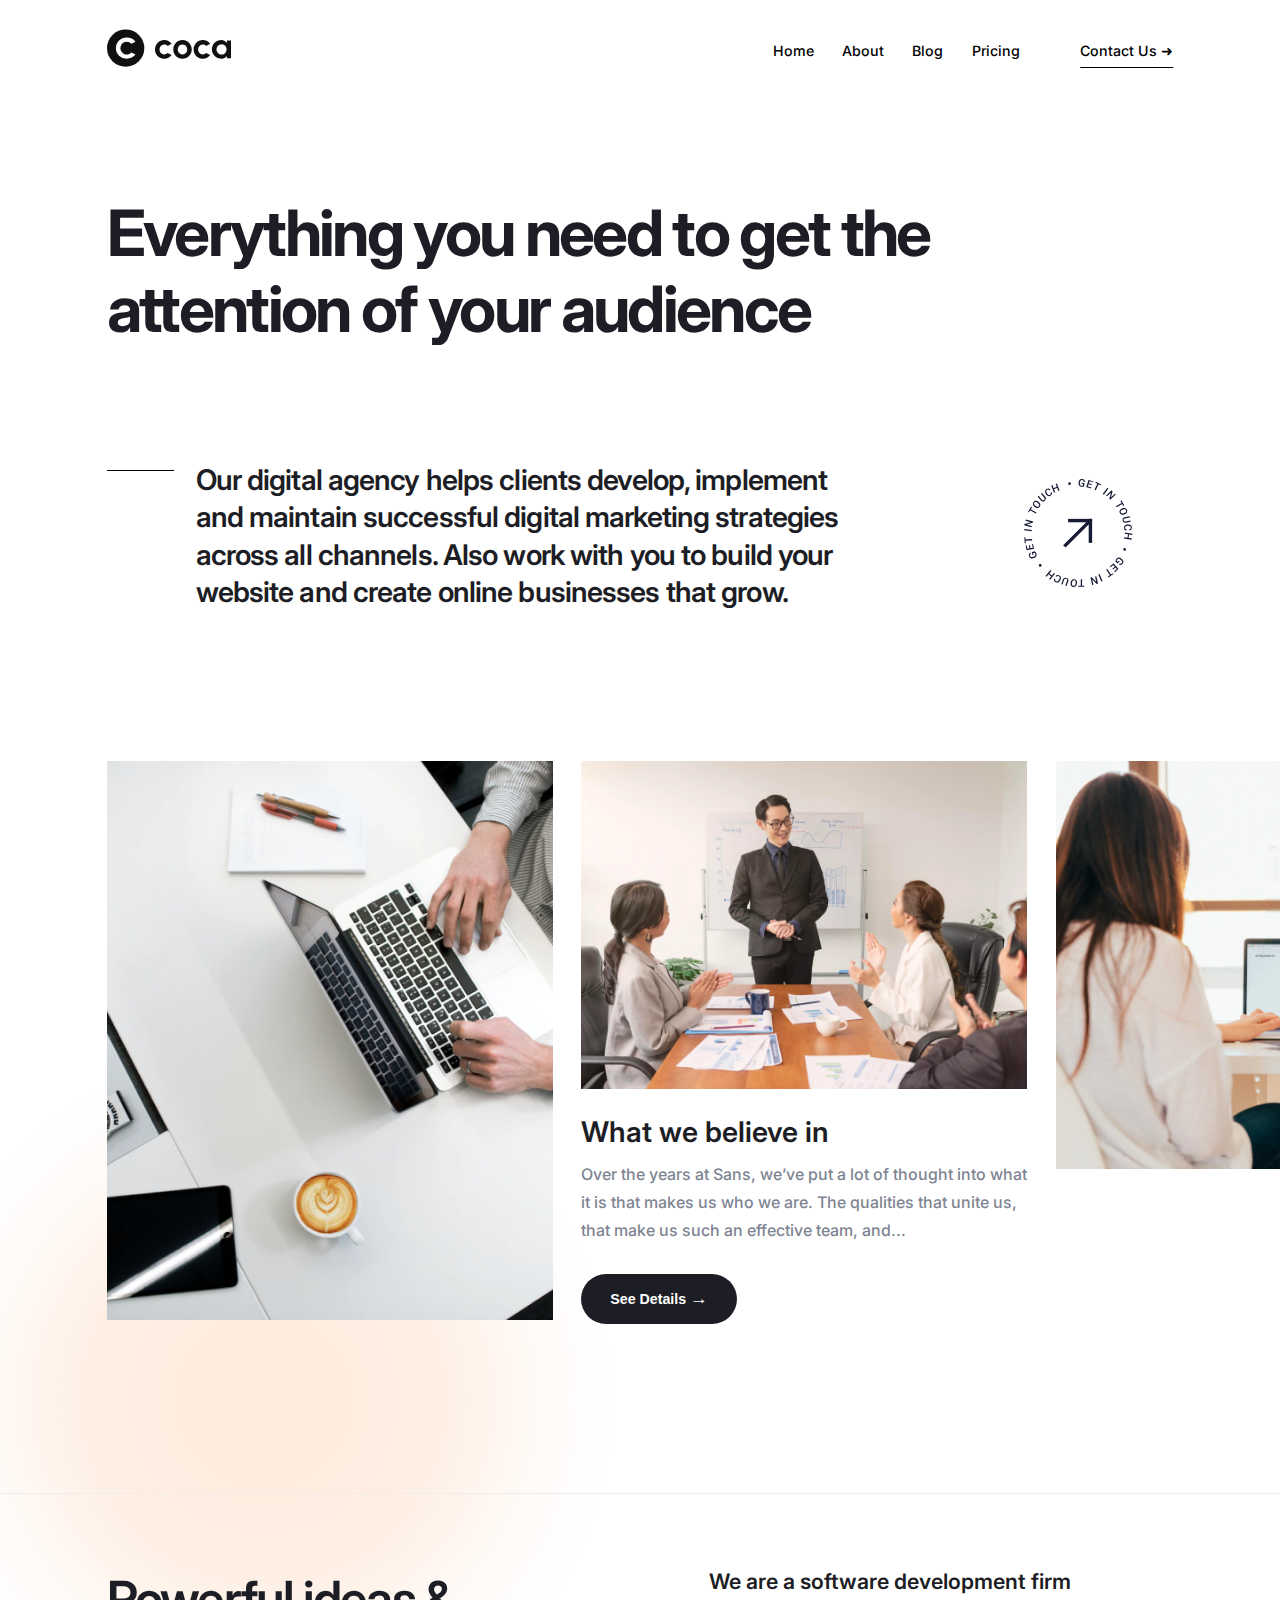
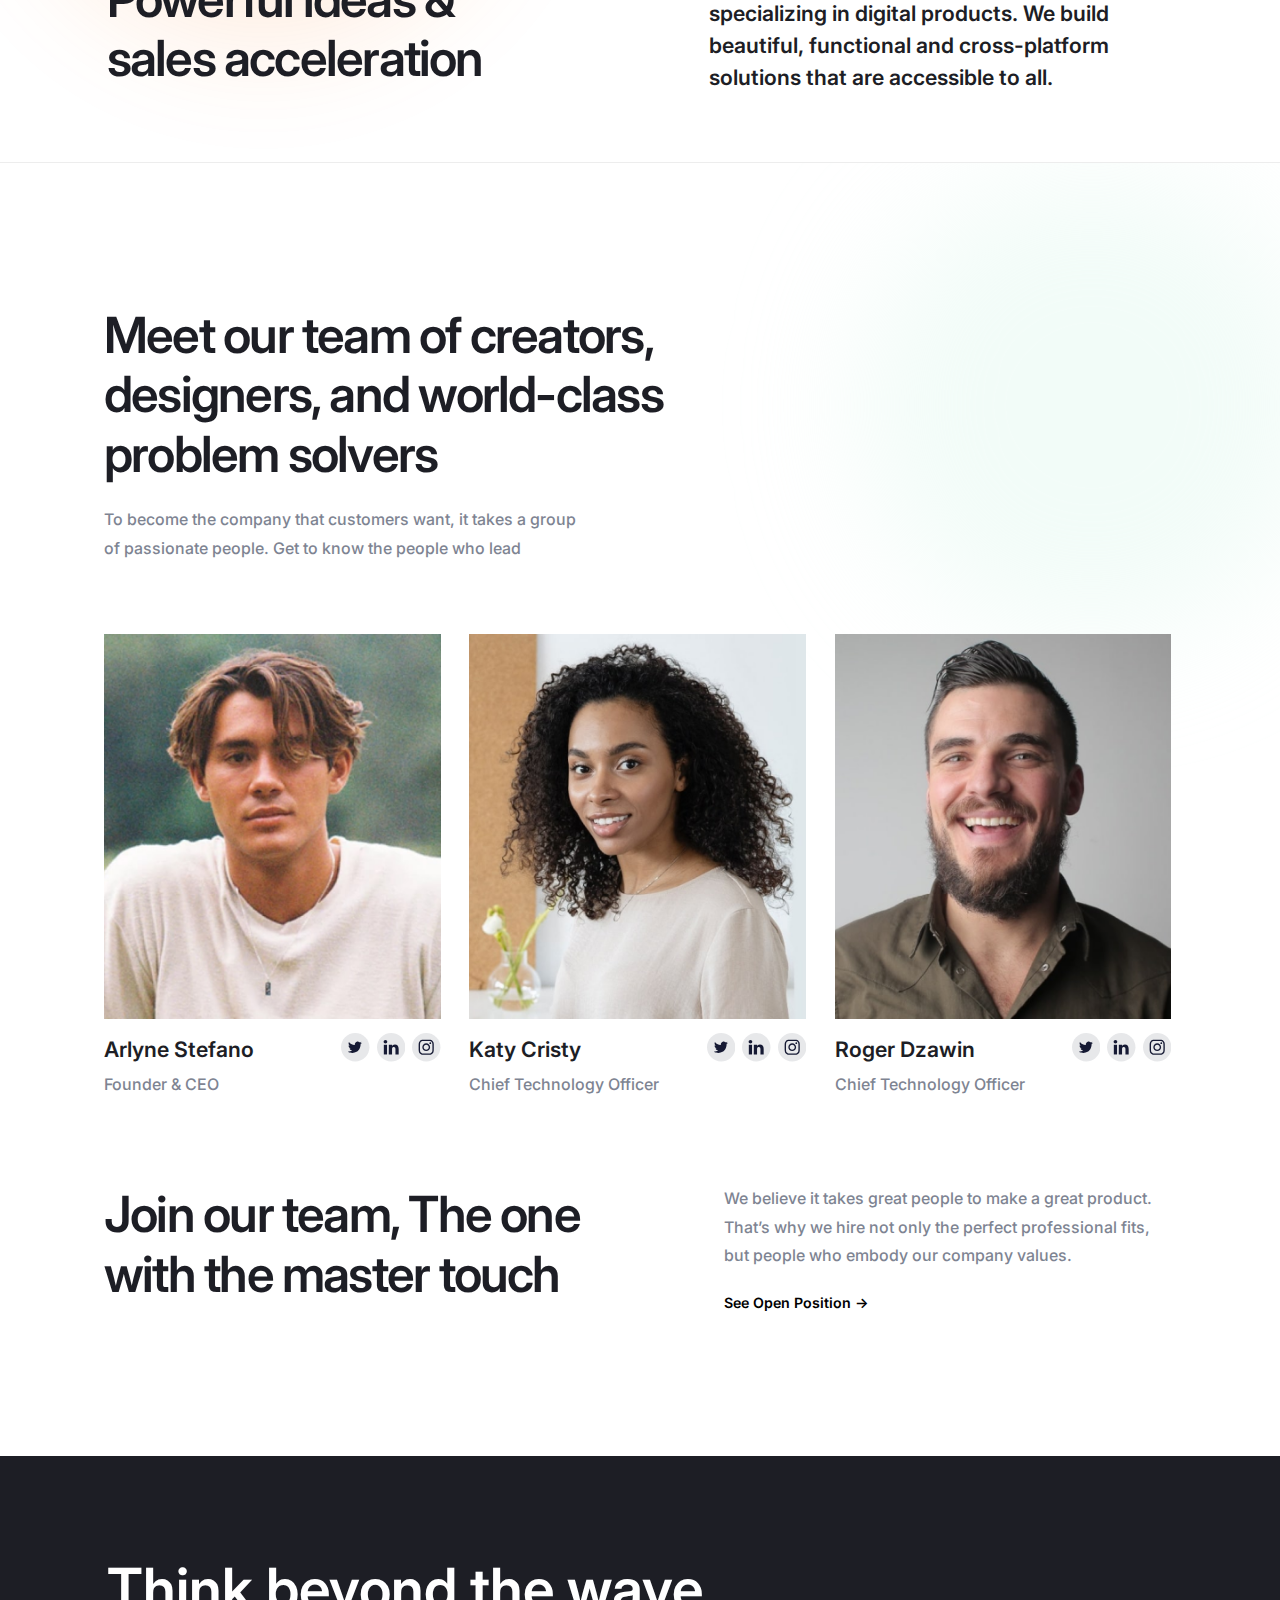
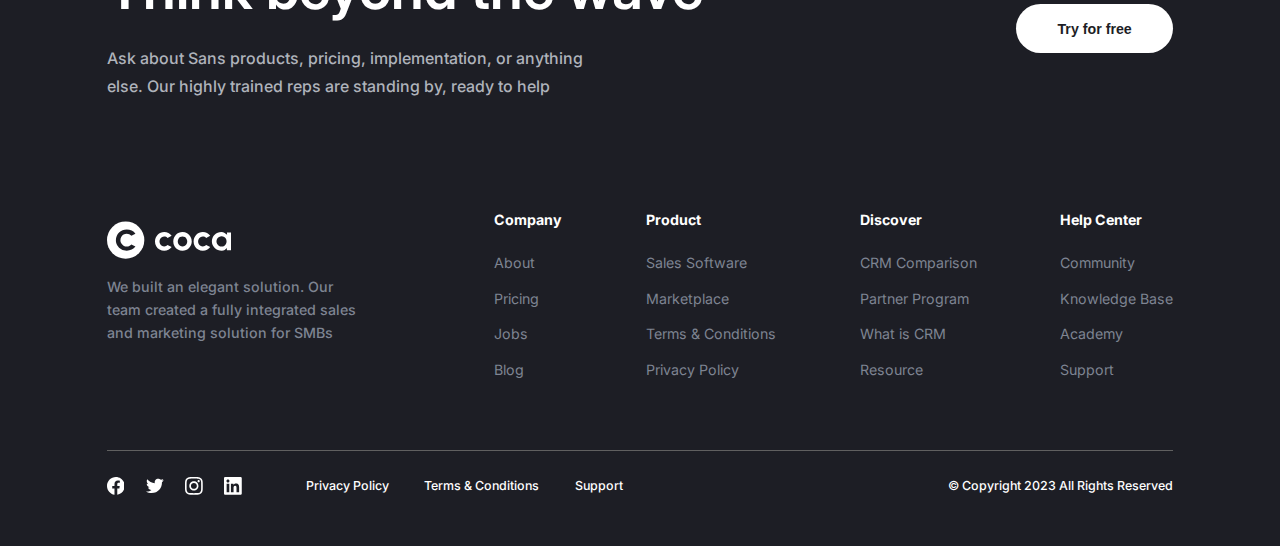
<file: templates/about.html>
<!DOCTYPE html>
<html lang="en">
<head>
	<meta charset="UTF-8">
	<meta name="viewport" content="width=device-width, initial-scale=1.0">
	<link rel="stylesheet" href="../styles/main.css">
	 <link rel="icon" type="image/png" href="../src/img/favicon.png">
     <link rel="stylesheet" href="../styles/about.css">
    <title>Coca - Digital Marketing</title>
</head>
<body>
    <header>
        <svg width="140" height="66" viewBox="0 0 140 66" fill="none" xmlns="http://www.w3.org/2000/svg">
            <path d="M68.1455 35.9848L72.722 38.3558C71.7651 39.6044 70.5655 40.6072 69.1232 41.3643C67.6809 42.1214 66.1069 42.5 64.4011 42.5C62.4873 42.5 60.7399 42.0285 59.159 41.0854C57.5919 40.1423 56.3368 38.8805 55.3937 37.2998C54.4646 35.7059 54 33.9459 54 32.0199C54 30.5588 54.2704 29.1973 54.8113 27.9355C55.3521 26.6603 56.0941 25.5446 57.0371 24.5882C57.994 23.6186 59.1035 22.8615 60.3655 22.3169C61.6275 21.7723 62.9727 21.5 64.4011 21.5C66.1069 21.5 67.6809 21.8786 69.1232 22.6357C70.5655 23.3928 71.7651 24.4089 72.722 25.6841L68.1455 28.0351C67.6601 27.5038 67.0846 27.092 66.4189 26.7998C65.7671 26.5076 65.0945 26.3615 64.4011 26.3615C63.4026 26.3615 62.5012 26.6271 61.6968 27.1584C60.8925 27.6765 60.2545 28.3672 59.783 29.2305C59.3115 30.0806 59.0757 31.0104 59.0757 32.0199C59.0757 33.0161 59.3115 33.9459 59.783 34.8093C60.2545 35.6594 60.8925 36.3435 61.6968 36.8615C62.5012 37.3795 63.4026 37.6385 64.4011 37.6385C65.1223 37.6385 65.8087 37.4924 66.4605 37.2002C67.1123 36.8947 67.674 36.4896 68.1455 35.9848Z" fill="#101010"/>
            <path d="M84.9596 42.5C83.0458 42.5 81.2984 42.0285 79.7174 41.0854C78.1503 40.1423 76.8952 38.8805 75.9522 37.2998C75.023 35.7059 74.5585 33.9459 74.5585 32.0199C74.5585 30.5588 74.8289 29.1973 75.3697 27.9355C75.9106 26.6603 76.6525 25.5446 77.5956 24.5882C78.5525 23.6186 79.6619 22.8615 80.9239 22.3169C82.1859 21.7723 83.5312 21.5 84.9596 21.5C86.8734 21.5 88.6138 21.9715 90.1809 22.9146C91.7619 23.8577 93.017 25.1262 93.9461 26.7201C94.8892 28.314 95.3607 30.0806 95.3607 32.0199C95.3607 33.4677 95.0903 34.8226 94.5494 36.0844C94.0085 37.3463 93.2597 38.4621 92.3028 39.4317C91.3597 40.388 90.2572 41.1385 88.9952 41.6831C87.7471 42.2277 86.4019 42.5 84.9596 42.5ZM84.9596 37.6385C85.9719 37.6385 86.8803 37.3795 87.6847 36.8615C88.489 36.3435 89.12 35.6594 89.5777 34.8093C90.0492 33.9592 90.2849 33.0294 90.2849 32.0199C90.2849 30.9839 90.0422 30.0408 89.5569 29.1907C89.0853 28.3273 88.4405 27.6433 87.6223 27.1385C86.8179 26.6205 85.9303 26.3615 84.9596 26.3615C83.9611 26.3615 83.0596 26.6205 82.2553 27.1385C81.4509 27.6565 80.813 28.3472 80.3415 29.2106C79.87 30.074 79.6342 31.0104 79.6342 32.0199C79.6342 33.0693 79.8769 34.019 80.3623 34.8691C80.8477 35.7192 81.4925 36.3966 82.2969 36.9013C83.1151 37.3928 84.0027 37.6385 84.9596 37.6385Z" fill="#101010"/>
            <path d="M111.578 35.9848L116.155 38.3558C115.198 39.6044 113.998 40.6072 112.556 41.3643C111.114 42.1214 109.54 42.5 107.834 42.5C105.92 42.5 104.173 42.0285 102.592 41.0854C101.025 40.1423 99.7696 38.8805 98.8265 37.2998C97.8974 35.7059 97.4328 33.9459 97.4328 32.0199C97.4328 30.5588 97.7032 29.1973 98.2441 27.9355C98.7849 26.6603 99.5269 25.5446 100.47 24.5882C101.427 23.6186 102.536 22.8615 103.798 22.3169C105.06 21.7723 106.405 21.5 107.834 21.5C109.54 21.5 111.114 21.8786 112.556 22.6357C113.998 23.3928 115.198 24.4089 116.155 25.6841L111.578 28.0351C111.093 27.5038 110.517 27.092 109.852 26.7998C109.2 26.5076 108.527 26.3615 107.834 26.3615C106.835 26.3615 105.934 26.6271 105.13 27.1584C104.325 27.6765 103.687 28.3672 103.216 29.2305C102.744 30.0806 102.509 31.0104 102.509 32.0199C102.509 33.0161 102.744 33.9459 103.216 34.8093C103.687 35.6594 104.325 36.3435 105.13 36.8615C105.934 37.3795 106.835 37.6385 107.834 37.6385C108.555 37.6385 109.242 37.4924 109.893 37.2002C110.545 36.8947 111.107 36.4896 111.578 35.9848Z" fill="#101010"/>
            <path d="M134.924 22.0579H140V41.982H134.924L134.695 39.5114C134.127 40.4013 133.371 41.1252 132.428 41.6831C131.499 42.2277 130.396 42.5 129.12 42.5C127.581 42.5 126.139 42.2211 124.794 41.6632C123.448 41.1053 122.263 40.3349 121.236 39.352C120.224 38.3691 119.427 37.2334 118.844 35.945C118.276 34.6565 117.991 33.2751 117.991 31.8008C117.991 30.3795 118.262 29.0446 118.803 27.796C119.357 26.5474 120.127 25.4516 121.112 24.5085C122.096 23.5655 123.233 22.8283 124.523 22.297C125.813 21.7657 127.2 21.5 128.684 21.5C130.057 21.5 131.284 21.7922 132.366 22.3767C133.461 22.9611 134.39 23.7049 135.153 24.6082L134.924 22.0579ZM128.996 37.8178C130.077 37.8178 131.034 37.5588 131.866 37.0408C132.698 36.5228 133.35 35.8254 133.822 34.9488C134.293 34.0588 134.529 33.0825 134.529 32.0199C134.529 30.944 134.293 29.9677 133.822 29.0911C133.35 28.2011 132.691 27.4972 131.846 26.9791C131.013 26.4611 130.063 26.2021 128.996 26.2021C127.928 26.2021 126.95 26.4677 126.062 26.9991C125.189 27.5171 124.488 28.2144 123.961 29.0911C123.448 29.9677 123.192 30.944 123.192 32.0199C123.192 33.0958 123.455 34.0721 123.982 34.9488C124.509 35.8254 125.21 36.5228 126.083 37.0408C126.971 37.5588 127.942 37.8178 128.996 37.8178Z" fill="#101010"/>
            <circle cx="21" cy="30.5" r="21" fill="#101010"/>
            <path d="M27.4483 35.4412L32 37.741C30.8906 39.1831 29.4794 40.3368 27.7664 41.2021C26.0697 42.0674 24.2262 42.5 22.2358 42.5C19.9844 42.5 17.9288 41.9611 16.069 40.8833C14.2254 39.8055 12.749 38.3634 11.6396 36.5569C10.5465 34.7353 10 32.7239 10 30.5228C10 28.8529 10.3181 27.297 10.9544 25.8548C11.5907 24.3975 12.4635 23.1224 13.5729 22.0294C14.6986 20.9213 16.0037 20.056 17.4883 19.4336C18.9729 18.8112 20.5554 18.5 22.2358 18.5C24.2262 18.5 26.0697 18.9326 27.7664 19.7979C29.4794 20.6632 30.8906 21.8245 32 23.2818L27.4483 25.5816C26.7631 24.8226 25.9637 24.2457 25.0501 23.851C24.1364 23.4412 23.1984 23.2362 22.2358 23.2362C20.898 23.2362 19.6826 23.5778 18.5895 24.2609C17.5128 24.9288 16.6563 25.8169 16.02 26.925C15.4001 28.018 15.0901 29.2173 15.0901 30.5228C15.0901 31.8131 15.4082 33.0123 16.0445 34.1205C16.6808 35.2135 17.5373 36.0939 18.614 36.7619C19.7071 37.4298 20.9143 37.7638 22.2358 37.7638C23.2473 37.7638 24.2099 37.5512 25.1235 37.1262C26.0371 36.7011 26.812 36.1395 27.4483 35.4412Z" fill="white"/>
        </svg>

            <span>
                <nav>
                   <a href="../index.html">Home</a>
                   <a href="#">About</a>
                   <a href="./blog.html">Blog</a>
                   <a href="./pricing.html">Pricing</a>
                </nav>
                <a href="contact.html" class="contact">Contact Us &#10140;</a>
            </span>
    </header>

    <main>
        <div class="circle1"></div>
        <h1>Everything you need to get the attention of your audience</h1>
        <div class="head-text">
            <div class="text">
                <div class="line"></div>
                <p>Our digital agency helps clients develop, implement and maintain successful digital marketing strategies across all channels. Also work with you to build your website and create online businesses that grow.</p>
            </div>
            <svg width="162" height="162" viewBox="0 0 162 162" fill="none" xmlns="http://www.w3.org/2000/svg">
                <rect x="67.0283" y="97.4426" width="3.85427" height="41.4334" transform="rotate(-135 67.0283 97.4426)" fill="#161A34"/>
                <rect x="69.8916" y="68.9632" width="3.85427" height="26.9799" transform="rotate(-90 69.8916 68.9632)" fill="#161A34"/>
                <rect x="96.8911" y="92.1087" width="3.85427" height="26.9799" transform="rotate(180 96.8911 92.1087)" fill="#161A34"/>
                <path d="M88.4263 25.0645L87.8526 28.2714C87.7052 28.4077 87.4878 28.5474 87.2003 28.6904C86.9174 28.8303 86.5562 28.9304 86.1168 28.9907C85.6775 29.051 85.1483 29.0257 84.5292 28.915C84.0024 28.8208 83.5356 28.646 83.1289 28.3907C82.7229 28.1316 82.3913 27.8005 82.134 27.3973C81.8806 26.9948 81.7117 26.5301 81.6274 26.0031C81.5438 25.4723 81.5591 24.8877 81.6733 24.2494L81.7775 23.6669C81.8909 23.0324 82.0709 22.4812 82.3173 22.0134C82.5682 21.5424 82.8745 21.1607 83.2364 20.8683C83.5982 20.5759 84.0064 20.3791 84.461 20.2778C84.9202 20.1735 85.4189 20.1694 85.9573 20.2657C86.6456 20.3888 87.194 20.606 87.6026 20.9172C88.0158 21.2252 88.3093 21.6031 88.4832 22.0509C88.6571 22.4986 88.7302 22.9879 88.7028 23.5187L87.2839 23.2649C87.29 22.9644 87.2464 22.6868 87.1531 22.432C87.0636 22.1779 86.9075 21.9635 86.6848 21.7887C86.4667 21.6108 86.1634 21.4871 85.775 21.4176C85.4405 21.3578 85.135 21.3686 84.8585 21.4501C84.582 21.5316 84.3372 21.6803 84.124 21.8961C83.9146 22.1126 83.736 22.3902 83.5881 22.7288C83.4402 23.0675 83.3257 23.4636 83.2446 23.9174L83.1383 24.5115C83.0558 24.9729 83.0306 25.391 83.0627 25.7658C83.0987 26.1413 83.187 26.4686 83.3276 26.7477C83.472 27.0275 83.6674 27.2549 83.9139 27.4299C84.161 27.6011 84.4538 27.717 84.7922 27.7775C85.1229 27.8367 85.3988 27.8583 85.6199 27.8422C85.8417 27.8224 86.021 27.785 86.1578 27.7301C86.2991 27.6721 86.4109 27.6127 86.4932 27.552L86.7914 25.8851L85.0437 25.5725L85.2367 24.4939L88.4263 25.0645Z" fill="#161A34"/>
                <path d="M95.9624 29.9371L95.5983 31.0448L91.2955 29.6304L91.6596 28.5227L95.9624 29.9371ZM94.3548 21.6557L91.6907 29.7603L90.2936 29.3011L92.9577 21.1964L94.3548 21.6557ZM96.5877 26.1397L96.2291 27.2307L92.4885 26.0011L92.8471 24.9101L96.5877 26.1397ZM98.2346 22.931L97.8686 24.0443L93.5937 22.6391L93.9596 21.5258L98.2346 22.931Z" fill="#161A34"/>
                <path d="M104.712 25.1668L100.899 32.7984L99.5937 32.1462L103.407 24.5147L104.712 25.1668ZM107.108 26.3638L106.584 27.4121L100.509 24.3765L101.033 23.3282L107.108 26.3638Z" fill="#161A34"/>
                <path d="M115.235 31.0078L110.117 37.8329L108.94 36.9505L114.059 30.1254L115.235 31.0078Z" fill="#161A34"/>
                <path d="M123.491 37.8175L117.265 43.6496L116.259 42.5762L118.104 35.6059L113.644 39.7837L112.638 38.7103L118.865 32.8782L119.87 33.9516L118.025 40.9385L122.494 36.7527L123.491 37.8175Z" fill="#161A34"/>
                <path d="M131.795 47.8638L124.386 52.0943L123.663 50.8273L131.071 46.5968L131.795 47.8638ZM133.123 50.1891L132.105 50.7702L128.737 44.8729L129.755 44.2918L133.123 50.1891Z" fill="#161A34"/>
                <path d="M133.491 59.9229L133.049 60.0793C132.442 60.2943 131.869 60.4081 131.33 60.4205C130.792 60.4329 130.301 60.3517 129.858 60.177C129.416 60.006 129.033 59.7481 128.708 59.4032C128.386 59.057 128.138 58.6354 127.962 58.1382C127.787 57.6448 127.716 57.1624 127.748 56.6911C127.785 56.2222 127.92 55.7786 128.153 55.3605C128.386 54.9423 128.715 54.565 129.139 54.2285C129.564 53.8957 130.08 53.6218 130.688 53.4068L131.13 53.2504C131.737 53.0353 132.309 52.9241 132.845 52.9167C133.385 52.908 133.876 52.991 134.319 53.1656C134.767 53.3427 135.151 53.6025 135.471 53.945C135.797 54.2899 136.046 54.709 136.221 55.2025C136.397 55.6996 136.467 56.1845 136.431 56.6571C136.399 57.1284 136.264 57.5719 136.026 57.9877C135.791 58.4022 135.461 58.774 135.035 59.1031C134.613 59.4346 134.099 59.7078 133.491 59.9229ZM132.559 58.6929L133.012 58.5326C133.461 58.3735 133.841 58.1892 134.152 57.9797C134.468 57.7724 134.712 57.5431 134.884 57.2916C135.062 57.0425 135.166 56.7755 135.198 56.4908C135.233 56.2047 135.197 55.9089 135.089 55.6033C134.981 55.2976 134.823 55.0466 134.617 54.8503C134.415 54.6526 134.165 54.5108 133.87 54.4248C133.579 54.3412 133.245 54.3165 132.868 54.3507C132.494 54.3835 132.082 54.4794 131.633 54.6384L131.18 54.7987C130.731 54.9577 130.349 55.1427 130.034 55.3536C129.719 55.5645 129.472 55.797 129.293 56.0511C129.118 56.3076 129.013 56.577 128.976 56.8594C128.943 57.1404 128.98 57.4338 129.088 57.7394C129.198 58.0487 129.354 58.3022 129.557 58.4999C129.763 58.6962 130.013 58.8355 130.307 58.9178C130.605 58.9988 130.942 59.0204 131.319 58.9826C131.696 58.9484 132.109 58.8519 132.559 58.6929Z" fill="#161A34"/>
                <path d="M139.995 66.9824L140.253 68.4243L134.64 69.4282C134.002 69.5423 133.443 69.4995 132.963 69.2997C132.483 69.0999 132.09 68.7812 131.786 68.3436C131.486 67.9091 131.284 67.3997 131.179 66.8152C131.071 66.2115 131.082 65.6539 131.213 65.1424C131.348 64.6303 131.606 64.1991 131.988 63.8491C132.37 63.5029 132.881 63.2727 133.519 63.1585L139.131 62.1547L139.389 63.5967L133.777 64.6005C133.373 64.6727 133.053 64.8014 132.816 64.9866C132.583 65.1711 132.428 65.4013 132.35 65.6771C132.273 65.9529 132.265 66.2638 132.327 66.6099C132.389 66.9559 132.504 67.2429 132.671 67.4709C132.84 67.7027 133.065 67.8647 133.348 67.9571C133.634 68.0487 133.979 68.0584 134.383 67.9862L139.995 66.9824Z" fill="#161A34"/>
                <path d="M135.707 76.8258L135.736 78.2904C135.176 78.2543 134.675 78.1077 134.233 77.8506C133.794 77.5934 133.445 77.227 133.186 76.7514C132.927 76.2759 132.79 75.6944 132.777 75.007C132.767 74.4798 132.852 74.0035 133.031 73.578C133.214 73.1526 133.477 72.7861 133.818 72.4787C134.164 72.1712 134.583 71.9325 135.076 71.7628C135.569 71.5971 136.122 71.5082 136.736 71.4964L137.444 71.4827C138.058 71.4709 138.614 71.5402 139.113 71.6908C139.612 71.8453 140.04 72.0714 140.398 72.3692C140.759 72.667 141.037 73.0269 141.233 73.449C141.429 73.875 141.532 74.3555 141.542 74.8906C141.555 75.5702 141.441 76.1467 141.2 76.6202C140.96 77.0937 140.621 77.4635 140.185 77.7298C139.748 78 139.246 78.1699 138.677 78.2395L138.648 76.7749C139.015 76.7288 139.327 76.6368 139.586 76.499C139.846 76.365 140.041 76.1698 140.173 75.9133C140.309 75.6567 140.373 75.3234 140.365 74.9133C140.358 74.5775 140.29 74.2857 140.16 74.0382C140.03 73.7907 139.843 73.5853 139.597 73.422C139.352 73.2587 139.051 73.1376 138.694 73.0585C138.341 72.9833 137.938 72.95 137.485 72.9588L136.764 72.9727C136.334 72.981 135.945 73.0256 135.594 73.1066C135.248 73.1914 134.952 73.3144 134.705 73.4754C134.458 73.6404 134.269 73.8472 134.137 74.0959C134.005 74.3446 133.942 74.6407 133.949 74.9844C133.957 75.4023 134.03 75.7389 134.168 75.9941C134.305 76.2532 134.503 76.4467 134.759 76.5746C135.019 76.7063 135.335 76.79 135.707 76.8258Z" fill="#161A34"/>
                <path d="M137.783 86.8081L136.632 86.6203L137.361 82.1501L138.512 82.3378L137.783 86.8081ZM141.97 83.2699L133.55 81.8965L133.787 80.445L142.207 81.8183L141.97 83.2699ZM141.117 88.4977L132.697 87.1243L132.933 85.6785L141.353 87.0519L141.117 88.4977Z" fill="#161A34"/>
                <path d="M125.782 115.312L123.286 113.218C123.242 113.022 123.229 112.764 123.248 112.444C123.267 112.129 123.36 111.766 123.527 111.355C123.693 110.944 123.979 110.497 124.383 110.015C124.727 109.605 125.111 109.288 125.535 109.062C125.962 108.839 126.414 108.716 126.892 108.694C127.367 108.674 127.854 108.759 128.353 108.949C128.855 109.14 129.354 109.445 129.851 109.862L130.304 110.242C130.798 110.656 131.186 111.087 131.47 111.533C131.753 111.985 131.932 112.441 132.005 112.901C132.078 113.36 132.046 113.812 131.907 114.257C131.769 114.707 131.525 115.141 131.173 115.56C130.724 116.096 130.262 116.463 129.789 116.663C129.316 116.868 128.842 116.934 128.367 116.862C127.892 116.79 127.432 116.61 126.985 116.322L127.911 115.217C128.169 115.372 128.431 115.473 128.699 115.519C128.964 115.568 129.227 115.539 129.49 115.433C129.753 115.332 130.011 115.131 130.265 114.829C130.483 114.568 130.626 114.298 130.693 114.018C130.76 113.737 130.753 113.451 130.672 113.159C130.588 112.869 130.436 112.576 130.216 112.279C129.996 111.982 129.71 111.686 129.357 111.39L128.894 111.002C128.535 110.7 128.185 110.47 127.844 110.312C127.501 110.156 127.173 110.069 126.861 110.052C126.546 110.038 126.252 110.095 125.977 110.221C125.706 110.35 125.459 110.546 125.238 110.81C125.023 111.067 124.866 111.296 124.77 111.495C124.677 111.698 124.62 111.872 124.6 112.018C124.58 112.169 124.575 112.296 124.587 112.397L125.884 113.486L127.025 112.126L127.865 112.83L125.782 115.312Z" fill="#161A34"/>
                <path d="M117.528 119.657L116.749 118.788L120.122 115.765L120.9 116.633L117.528 119.657ZM125.507 122.395L119.812 116.043L120.907 115.061L126.602 121.413L125.507 122.395ZM120.507 122.093L119.74 121.238L122.672 118.609L123.438 119.465L120.507 122.093ZM122.466 125.121L121.684 124.248L125.034 121.245L125.817 122.117L122.466 125.121Z" fill="#161A34"/>
                <path d="M117.455 129.45L112.718 122.355L113.931 121.545L118.668 128.64L117.455 129.45ZM115.228 130.937L114.577 129.963L120.225 126.192L120.876 127.166L115.228 130.937Z" fill="#161A34"/>
                <path d="M107.27 135.605L103.888 127.773L105.238 127.19L108.62 135.022L107.27 135.605Z" fill="#161A34"/>
                <path d="M96.9486 139.455L95.0317 131.142L96.4648 130.811L101.566 135.906L100.193 129.951L101.626 129.621L103.543 137.934L102.11 138.264L96.9945 133.16L98.3703 139.127L96.9486 139.455Z" fill="#161A34"/>
                <path d="M84.1002 141.557L84.1661 133.026L85.625 133.037L85.5592 141.568L84.1002 141.557ZM81.4226 141.536L81.4316 140.364L88.2225 140.417L88.2134 141.588L81.4226 141.536Z" fill="#161A34"/>
                <path d="M72.7725 136.95L72.8586 136.489C72.9769 135.856 73.1656 135.303 73.4247 134.831C73.6838 134.359 73.9999 133.974 74.3731 133.679C74.7424 133.382 75.1577 133.179 75.6191 133.071C76.0797 132.966 76.5693 132.962 77.0876 133.059C77.6022 133.155 78.0553 133.335 78.4471 133.599C78.8344 133.866 79.1505 134.205 79.3956 134.617C79.6406 135.028 79.8026 135.501 79.8814 136.037C79.9564 136.571 79.9347 137.155 79.8164 137.789L79.7303 138.25C79.612 138.883 79.4217 139.434 79.1595 139.901C78.8966 140.373 78.5786 140.757 78.2054 141.053C77.8277 141.352 77.4104 141.554 76.9536 141.659C76.4923 141.768 76.0043 141.774 75.4898 141.678C74.9714 141.581 74.5167 141.399 74.1256 141.131C73.7338 140.867 73.4176 140.528 73.1771 140.113C72.9359 139.703 72.7798 139.23 72.7086 138.697C72.6329 138.166 72.6542 137.584 72.7725 136.95ZM74.3043 136.759L74.2161 137.232C74.1286 137.7 74.0976 138.122 74.123 138.496C74.1439 138.873 74.2201 139.199 74.3515 139.474C74.4784 139.752 74.6571 139.976 74.8876 140.147C75.1174 140.321 75.3916 140.438 75.7103 140.497C76.029 140.557 76.325 140.546 76.5983 140.466C76.8708 140.39 77.1183 140.245 77.3409 140.033C77.5588 139.823 77.7476 139.546 77.9072 139.203C78.066 138.863 78.1892 138.459 78.2767 137.99L78.3649 137.518C78.4524 137.049 78.4838 136.626 78.4591 136.248C78.4343 135.87 78.357 135.539 78.2269 135.257C78.0924 134.977 77.9121 134.751 77.6862 134.578C77.4596 134.408 77.1869 134.294 76.8682 134.234C76.5456 134.174 76.2481 134.182 75.9755 134.258C75.7023 134.338 75.4563 134.485 75.2376 134.698C75.0182 134.916 74.8306 135.197 74.6749 135.541C74.5153 135.885 74.3918 136.291 74.3043 136.759Z" fill="#161A34"/>
                <path d="M63.5033 139.059L62.1261 138.56L64.0687 133.2C64.2897 132.59 64.6069 132.127 65.0204 131.812C65.4339 131.496 65.9062 131.317 66.4375 131.272C66.9637 131.23 67.506 131.311 68.0642 131.513C68.6408 131.722 69.1177 132.011 69.4948 132.38C69.8707 132.753 70.1145 133.193 70.2261 133.699C70.3341 134.203 70.2777 134.76 70.0567 135.37L68.1141 140.73L66.7369 140.231L68.6795 134.871C68.8193 134.485 68.8683 134.143 68.8266 133.846C68.7836 133.552 68.6622 133.302 68.4624 133.097C68.2626 132.891 67.9974 132.729 67.6669 132.609C67.3364 132.489 67.0305 132.445 66.7491 132.476C66.4642 132.506 66.211 132.619 65.9896 132.818C65.7669 133.019 65.5856 133.313 65.4459 133.699L63.5033 139.059Z" fill="#161A34"/>
                <path d="M57.0335 130.362L55.7535 129.649C56.066 129.184 56.4448 128.825 56.8896 128.572C57.3325 128.322 57.8247 128.205 58.3661 128.22C58.9075 128.235 59.4786 128.41 60.0794 128.744C60.5402 129.001 60.9093 129.313 61.1868 129.682C61.4623 130.055 61.647 130.466 61.7408 130.916C61.8327 131.369 61.828 131.852 61.7267 132.363C61.622 132.873 61.4206 133.395 61.1224 133.931L60.7776 134.551C60.4794 135.087 60.1398 135.532 59.7586 135.888C59.374 136.242 58.9631 136.498 58.5259 136.657C58.0868 136.82 57.6357 136.879 57.1725 136.836C56.7058 136.791 56.2387 136.638 55.771 136.378C55.1771 136.048 54.7361 135.659 54.4481 135.213C54.16 134.766 54.0107 134.288 54 133.777C53.986 133.264 54.092 132.744 54.3181 132.217L55.5981 132.929C55.4537 133.269 55.3759 133.586 55.3647 133.879C55.3501 134.17 55.4205 134.437 55.5759 134.68C55.7294 134.927 55.9853 135.15 56.3437 135.349C56.6373 135.512 56.9237 135.6 57.2029 135.612C57.4821 135.625 57.754 135.566 58.0185 135.436C58.2831 135.306 58.5393 135.107 58.7873 134.838C59.0299 134.571 59.2614 134.239 59.4817 133.843L59.8321 133.213C60.0411 132.838 60.1986 132.478 60.3047 132.135C60.4054 131.793 60.4483 131.475 60.4334 131.181C60.415 130.884 60.3315 130.617 60.1829 130.378C60.0344 130.138 59.8099 129.935 59.5095 129.768C59.1443 129.565 58.8168 129.459 58.5269 129.449C58.2336 129.438 57.9672 129.511 57.7277 129.668C57.4829 129.827 57.2515 130.058 57.0335 130.362Z" fill="#161A34"/>
                <path d="M47.5682 127.262L48.3079 126.361L51.8091 129.234L51.0694 130.136L47.5682 127.262ZM48.5285 132.659L53.9407 126.064L55.0776 126.997L49.6654 133.592L48.5285 132.659ZM44.434 129.299L49.8462 122.704L50.9786 123.633L45.5663 130.228L44.434 129.299Z" fill="#161A34"/>
                <path d="M28.9363 102.765L31.995 101.644C32.187 101.702 32.4173 101.82 32.6857 101.996C32.9492 102.17 33.2177 102.431 33.4913 102.78C33.7649 103.129 34.01 103.599 34.2265 104.189C34.4107 104.692 34.4951 105.183 34.4797 105.663C34.4607 106.144 34.3419 106.597 34.1235 107.023C33.9037 107.445 33.5875 107.825 33.1749 108.163C32.7586 108.503 32.2461 108.785 31.6373 109.008L31.0817 109.212C30.4766 109.434 29.9099 109.556 29.3816 109.579C28.8484 109.6 28.3643 109.528 27.9293 109.363C27.4943 109.198 27.1185 108.945 26.8019 108.603C26.4803 108.259 26.2253 107.83 26.037 107.317C25.7963 106.661 25.7073 106.077 25.77 105.568C25.8277 105.055 26.0061 104.611 26.3051 104.236C26.6041 103.86 26.9897 103.55 27.462 103.306L27.9582 104.659C27.6956 104.805 27.4778 104.983 27.3049 105.192C27.1305 105.397 27.0241 105.64 26.9854 105.921C26.9418 106.199 26.9879 106.523 27.1237 106.894C27.2407 107.213 27.4041 107.471 27.6139 107.669C27.8237 107.866 28.0755 108.003 28.3694 108.078C28.6619 108.15 28.9917 108.164 29.3587 108.121C29.7257 108.078 30.1256 107.977 30.5583 107.818L31.1249 107.611C31.565 107.449 31.9388 107.26 32.2463 107.043C32.5524 106.823 32.7905 106.582 32.9607 106.32C33.1295 106.054 33.2274 105.77 33.2543 105.469C33.2775 105.17 33.2299 104.858 33.1116 104.536C32.9959 104.22 32.8754 103.971 32.7501 103.788C32.6212 103.607 32.4985 103.471 32.3821 103.38C32.2607 103.287 32.1531 103.221 32.0592 103.18L30.4693 103.763L31.0805 105.43L30.0518 105.807L28.9363 102.765Z" fill="#161A34"/>
                <path d="M29.2871 93.4906L30.4281 93.2503L31.3615 97.6824L30.2205 97.9226L29.2871 93.4906ZM22.9276 99.0334L31.2757 97.2753L31.5788 98.7144L23.2307 100.473L22.9276 99.0334ZM25.6879 94.8533L26.8117 94.6167L27.6232 98.4696L26.4994 98.7063L25.6879 94.8533ZM22.086 95.0371L23.2327 94.7956L24.1601 99.199L23.0133 99.4405L22.086 95.0371Z" fill="#161A34"/>
                <path d="M20.8093 88.4022L29.3243 87.8759L29.4143 89.3321L20.8993 89.8584L20.8093 88.4022ZM20.6441 85.7296L21.8137 85.6573L22.2327 92.4354L21.063 92.5077L20.6441 85.7296Z" fill="#161A34"/>
                <path d="M20.5777 76.513L29.052 77.4973L28.8823 78.9582L20.408 77.9739L20.5777 76.513Z" fill="#161A34"/>
                <path d="M22.3705 65.6979L30.5333 68.1778L30.1058 69.585L23.1462 71.4695L28.9937 73.2459L28.5662 74.6531L20.4033 72.1733L20.8308 70.7661L27.805 68.8737L21.9464 67.0939L22.3705 65.6979Z" fill="#161A34"/>
                <path d="M26.8781 53.6169L34.2394 57.929L33.5019 59.1879L26.1407 54.8758L26.8781 53.6169ZM28.2316 51.3064L29.2428 51.8988L25.8103 57.7584L24.7991 57.1661L28.2316 51.3064Z" fill="#161A34"/>
                <path d="M36.5651 46.02L36.9209 46.3252C37.41 46.7449 37.7941 47.1851 38.0731 47.6457C38.3521 48.1064 38.5263 48.5723 38.5956 49.0435C38.6674 49.5117 38.6348 49.9727 38.4977 50.4264C38.3577 50.8776 38.116 51.3033 37.7726 51.7035C37.4318 52.1008 37.0491 52.4029 36.6245 52.6099C36.1994 52.8114 35.7475 52.9152 35.2687 52.9214C34.7899 52.9275 34.2991 52.8307 33.7963 52.6309C33.296 52.4282 32.8013 52.117 32.3121 51.6973L31.9563 51.3921C31.4671 50.9724 31.0858 50.532 30.8123 50.0709C30.5358 49.6073 30.363 49.1399 30.2937 48.6687C30.224 48.192 30.2579 47.7296 30.3954 47.2814C30.5324 46.8277 30.7713 46.4022 31.1122 46.0049C31.4555 45.6047 31.841 45.3023 32.2686 45.0979C32.6932 44.8909 33.1452 44.787 33.6244 44.7864C34.1006 44.7832 34.5876 44.8845 35.0853 45.0902C35.5827 45.2904 36.0759 45.6003 36.5651 46.02ZM35.9632 47.4414L35.5986 47.1286C35.2369 46.8183 34.8877 46.5804 34.5509 46.4151C34.2137 46.2442 33.8932 46.1468 33.5894 46.1229C33.2853 46.0936 33.0018 46.136 32.739 46.2503C32.4733 46.362 32.2349 46.5409 32.0238 46.787C31.8127 47.0331 31.6734 47.2944 31.6059 47.5711C31.5355 47.8452 31.5366 48.1318 31.6094 48.431C31.6817 48.7246 31.8267 49.0266 32.0443 49.3368C32.259 49.6445 32.5472 49.9535 32.9089 50.2638L33.2735 50.5766C33.6352 50.8869 33.9859 51.1261 34.3257 51.294C34.6654 51.4619 34.9901 51.5604 35.2998 51.5893C35.6091 51.6127 35.8953 51.5701 36.1585 51.4613C36.4187 51.35 36.6543 51.1713 36.8654 50.9252C37.0791 50.6762 37.2211 50.4146 37.2916 50.1405C37.3591 49.8639 37.3552 49.5775 37.2799 49.2813C37.2016 48.9825 37.0524 48.6795 36.8322 48.3723C36.6146 48.062 36.3249 47.7517 35.9632 47.4414Z" fill="#161A34"/>
                <path d="M39.368 36.9304L40.4866 35.9847L44.1672 40.3386C44.5859 40.8338 44.829 41.3392 44.8967 41.8549C44.9643 42.3706 44.8851 42.8698 44.6589 43.3526C44.4332 43.8298 44.0936 44.2601 43.6402 44.6434C43.1718 45.0393 42.6836 45.3088 42.1754 45.452C41.6648 45.5921 41.1623 45.5847 40.668 45.4296C40.1768 45.272 39.7218 44.9456 39.3032 44.4504L35.6226 40.0965L36.7413 39.1508L40.4219 43.5047C40.6867 43.818 40.9585 44.0306 41.2374 44.1427C41.5138 44.2518 41.7907 44.2708 42.0683 44.1998C42.3459 44.1289 42.6189 43.9799 42.8874 43.7529C43.1559 43.526 43.3467 43.2828 43.46 43.0234C43.5761 42.7615 43.6035 42.4852 43.5419 42.1946C43.4778 41.9009 43.3134 41.5975 43.0486 41.2843L39.368 36.9304Z" fill="#161A34"/>
                <path d="M50.182 35.602L51.4377 34.8477C51.6851 35.3507 51.8076 35.8581 51.8052 36.3699C51.8008 36.8784 51.657 37.3635 51.3739 37.8252C51.0908 38.2869 50.6545 38.6948 50.0652 39.0488C49.6131 39.3204 49.158 39.4844 48.6998 39.5409C48.2396 39.5941 47.7911 39.5491 47.3542 39.4059C46.9153 39.2595 46.4995 39.0148 46.1068 38.672C45.7174 38.3272 45.3648 37.892 45.049 37.3663L44.6839 36.7585C44.3681 36.2328 44.1511 35.716 44.0329 35.2083C43.9181 34.6986 43.9008 34.2146 43.9809 33.7563C44.0591 33.2947 44.2323 32.8739 44.5008 32.4939C44.7726 32.1119 45.1378 31.7831 45.5966 31.5075C46.1792 31.1575 46.7358 30.969 47.2664 30.9419C47.7969 30.9149 48.2864 31.0241 48.7347 31.2698C49.1863 31.5134 49.5841 31.8645 49.928 32.3232L48.6723 33.0776C48.4497 32.7829 48.2142 32.5576 47.9655 32.4016C47.7203 32.2437 47.4536 32.1715 47.1655 32.185C46.8755 32.1952 46.5546 32.3059 46.203 32.5171C45.9151 32.6901 45.6961 32.8946 45.5462 33.1304C45.3962 33.3663 45.3116 33.6313 45.2924 33.9254C45.2731 34.2195 45.3181 34.5411 45.4275 34.89C45.5382 35.2337 45.7103 35.5997 45.9436 35.9881L46.3147 36.6059C46.536 36.9742 46.7689 37.29 47.0136 37.5531C47.2596 37.8109 47.5139 38.0067 47.7766 38.1406C48.0426 38.2724 48.3163 38.3336 48.5977 38.324C48.879 38.3145 49.1671 38.2213 49.4617 38.0442C49.82 37.829 50.0755 37.5981 50.2281 37.3515C50.3841 37.1029 50.4536 36.8355 50.4367 36.5495C50.4211 36.2581 50.3362 35.9423 50.182 35.602Z" fill="#161A34"/>
                <path d="M57.4697 28.9803L57.8835 30.0705L53.6489 31.6776L53.2351 30.5874L57.4697 28.9803ZM52.3108 27.1278L55.3378 35.104L53.9628 35.6258L50.9357 27.6496L52.3108 27.1278ZM57.263 25.2484L60.29 33.2246L58.9205 33.7443L55.8935 25.7681L57.263 25.2484Z" fill="#161A34"/>
                <circle cx="71.5" cy="25.5" r="1.5" fill="#161A34"/>
                <circle cx="133.5" cy="99.5" r="1.5" fill="#161A34"/>
                <circle cx="38.5" cy="117.5" r="1.5" fill="#161A34"/>
                </svg>                
        </div>

        <div class="images">
            <img class="img1" src="../src/img/main1.png" alt="">
            <div class="img-with-text">
                <img class="img2" src="../src/img/main2.png" alt="">
                <div class="text-and-btn">
                    <div class="text-block">
                    <h2>What we believe in</h2>
                    <p>Over the years at Sans, we’ve put a lot of thought into what it is that makes us who we are. The qualities that unite us, that make us such an effective team, and...</p>
                    </div>
                    <button>See Details <b>&#8594;</b></button>
                </div>
            </div>
            <img class="img3" src="../src/img/main3.png" alt="">
        </div>
    </main>

    <div class="quote">
        <div class="content">
            <h1>Powerful ideas & sales acceleration</h1>
            <p>We are a software development firm specializing in digital products. We build beautiful, functional and cross-platform solutions that are accessible to all.</p>
        </div>
    </div>

    <div class="our-team">
		<div class="circle2"></div>
        <div class="team-content">
            <div class="heading-text">
                <h1>Meet our team of creators, designers, and world-class problem solvers</h1>
                <p>To become the company that customers want, it takes a group of passionate people. Get to know the people who lead</p>
            </div>
            <div class="block1">
                <div class="img-blocks">
                    <div class="people-block">
                        <img src="../src/img/Arlyne.png" alt="">
                        <div class="under">
                            <div class="under-text">
                                <h2>Arlyne Stefano</h2>
                                <p>Founder & CEO</p>
                            </div>
                            <div class="under-icons">
                                <svg class="twitter" width="32" height="32" viewBox="0 0 32 32" fill="none" xmlns="http://www.w3.org/2000/svg">
                                    <path class="twitter-bg" opacity="0.1" fill-rule="evenodd" clip-rule="evenodd" d="M0 16C0 7.16344 7.16344 0 16 0C24.8366 0 32 7.16344 32 16C32 24.8366 24.8366 32 16 32C7.16344 32 0 24.8366 0 16Z" fill="#161A34"/>
                                    <path fill-rule="evenodd" clip-rule="evenodd" d="M15.5208 13.0051L15.5544 13.5587L14.9948 13.4909C12.9579 13.2311 11.1784 12.3498 9.66756 10.8696L8.92891 10.1352L8.73865 10.6776C8.33575 11.8865 8.59316 13.1633 9.43253 14.022C9.8802 14.4965 9.77948 14.5643 9.00725 14.2819C8.73865 14.1915 8.50363 14.1237 8.48124 14.1576C8.4029 14.2367 8.6715 15.2648 8.88414 15.6716C9.17513 16.2365 9.76828 16.7902 10.4174 17.1178L10.9658 17.3777L10.3167 17.389C9.68994 17.389 9.66756 17.4003 9.73471 17.6376C9.95854 18.372 10.8427 19.1516 11.8276 19.4906L12.5214 19.7278L11.9171 20.0894C11.0218 20.6091 9.96973 20.9029 8.91772 20.9255C8.41409 20.9368 8 20.982 8 21.0159C8 21.1289 9.36538 21.7616 10.16 22.0102C12.5438 22.7446 15.3753 22.4282 17.5017 21.1741C19.0126 20.2815 20.5235 18.5076 21.2286 16.7902C21.6091 15.875 21.9896 14.2028 21.9896 13.4006C21.9896 12.8808 22.0232 12.813 22.6499 12.1916C23.0192 11.83 23.3662 11.4346 23.4333 11.3216C23.5452 11.1069 23.534 11.1069 22.9633 11.299C22.012 11.638 21.8777 11.5928 22.3477 11.0843C22.6947 10.7228 23.1088 10.0674 23.1088 9.87536C23.1088 9.84146 22.9409 9.89796 22.7506 9.99964C22.5492 10.1126 22.1015 10.2821 21.7658 10.3838L21.1614 10.5759L20.613 10.203C20.3108 9.99964 19.8856 9.77367 19.6617 9.70588C19.0909 9.5477 18.218 9.57029 17.7032 9.75107C16.3042 10.2595 15.4201 11.5702 15.5208 13.0051Z" fill="#161A34"/>
                                </svg>
                                <svg class="in" width="32" height="32" viewBox="0 0 32 32" fill="none" xmlns="http://www.w3.org/2000/svg">
                                    <path class="in-bg" opacity="0.1" fill-rule="evenodd" clip-rule="evenodd" d="M0 16C0 7.16344 7.16344 0 16 0C24.8366 0 32 7.16344 32 16C32 24.8366 24.8366 32 16 32C7.16344 32 0 24.8366 0 16Z" fill="#161A34"/>
                                    <path d="M11.546 9.8818C11.5224 8.8136 10.7586 8 9.51815 8C8.27774 8 7.4668 8.8136 7.4668 9.8818C7.4668 10.9279 8.25377 11.7649 9.47108 11.7649H9.49426C10.7586 11.7649 11.546 10.9279 11.546 9.8818Z" fill="#161A34"/>
                                    <path d="M11.3072 13.252H7.68121V24.1464H11.3072V13.252Z" fill="#161A34"/>
                                    <path d="M20.2089 12.9961C22.5949 12.9961 24.3837 14.5535 24.3837 17.8998L24.3836 24.1464H20.7578V18.3178C20.7578 16.8538 20.2331 15.8548 18.9205 15.8548C17.9187 15.8548 17.3221 16.5283 17.06 17.1788C16.9641 17.4119 16.9406 17.7367 16.9406 18.0623V24.1467H13.3142C13.3142 24.1467 13.362 14.2745 13.3142 13.2522H16.9406V14.7953C17.4218 14.0535 18.2838 12.9961 20.2089 12.9961Z" fill="#161A34"/>
                                </svg>
                                <svg class="inst" width="32" height="32" viewBox="0 0 32 32" fill="none" xmlns="http://www.w3.org/2000/svg">
                                    <path class="inst-bg" opacity="0.1" fill-rule="evenodd" clip-rule="evenodd" d="M0 16C0 7.16344 7.16344 0 16 0C24.8366 0 32 7.16344 32 16C32 24.8366 24.8366 32 16 32C7.16344 32 0 24.8366 0 16Z" fill="#161A34"/>
                                    <path fill-rule="evenodd" clip-rule="evenodd" d="M16.0009 7.46655C13.6834 7.46655 13.3925 7.47669 12.4823 7.51811C11.5739 7.55971 10.9538 7.70353 10.4112 7.91456C9.84993 8.13252 9.37384 8.42407 8.89952 8.89857C8.42485 9.37288 8.13329 9.84898 7.91462 10.41C7.70307 10.9528 7.55906 11.5731 7.51818 12.4812C7.47746 13.3914 7.4668 13.6824 7.4668 16C7.4668 18.3175 7.47711 18.6075 7.51835 19.5177C7.56013 20.4262 7.70395 21.0462 7.9148 21.5888C8.13294 22.1501 8.4245 22.6262 8.89899 23.1005C9.37313 23.5752 9.84922 23.8674 10.4101 24.0854C10.9531 24.2964 11.5733 24.4402 12.4816 24.4818C13.3918 24.5233 13.6825 24.5334 15.9999 24.5334C18.3176 24.5334 18.6075 24.5233 19.5178 24.4818C20.4262 24.4402 21.047 24.2964 21.59 24.0854C22.151 23.8674 22.6264 23.5752 23.1006 23.1005C23.5752 22.6262 23.8668 22.1501 24.0855 21.589C24.2952 21.0462 24.4392 20.426 24.4819 19.5179C24.5228 18.6076 24.5335 18.3175 24.5335 16C24.5335 13.6824 24.5228 13.3916 24.4819 12.4814C24.4392 11.5729 24.2952 10.9528 24.0855 10.4102C23.8668 9.84898 23.5752 9.37288 23.1006 8.89857C22.6259 8.4239 22.1512 8.13234 21.5894 7.91456C21.0454 7.70353 20.425 7.55971 19.5165 7.51811C18.6063 7.47669 18.3165 7.46655 15.9983 7.46655H16.0009ZM15.2354 9.00432C15.4626 9.00397 15.7161 9.00432 16.0009 9.00432C18.2793 9.00432 18.5494 9.0125 19.4491 9.05339C20.2811 9.09143 20.7327 9.23046 21.0335 9.34726C21.4317 9.50193 21.7156 9.68682 22.0141 9.98549C22.3128 10.2842 22.4977 10.5686 22.6527 10.9668C22.7695 11.2673 22.9087 11.7188 22.9466 12.5508C22.9875 13.4504 22.9963 13.7206 22.9963 15.998C22.9963 18.2754 22.9875 18.5456 22.9466 19.4451C22.9085 20.2772 22.7695 20.7287 22.6527 21.0292C22.498 21.4274 22.3128 21.7109 22.0141 22.0094C21.7154 22.3081 21.4319 22.493 21.0335 22.6477C20.733 22.765 20.2811 22.9037 19.4491 22.9417C18.5495 22.9826 18.2793 22.9915 16.0009 22.9915C13.7223 22.9915 13.4522 22.9826 12.5527 22.9417C11.7207 22.9033 11.2691 22.7643 10.9681 22.6475C10.5699 22.4928 10.2855 22.3079 9.98679 22.0093C9.68812 21.7106 9.50323 21.4269 9.3482 21.0284C9.2314 20.728 9.0922 20.2764 9.05433 19.4444C9.01344 18.5449 9.00527 18.2746 9.00527 15.9959C9.00527 13.7171 9.01344 13.4483 9.05433 12.5487C9.09238 11.7167 9.2314 11.2651 9.3482 10.9643C9.50287 10.5661 9.68812 10.2817 9.98679 9.983C10.2855 9.68433 10.5699 9.49944 10.9681 9.34441C11.2689 9.22708 11.7207 9.08841 12.5527 9.05019C13.3399 9.01463 13.645 9.00397 15.2354 9.00219V9.00432ZM20.556 10.4212C19.9906 10.4212 19.532 10.8794 19.532 11.4449C19.532 12.0102 19.9906 12.4689 20.556 12.4689C21.1213 12.4689 21.58 12.0102 21.58 11.4449C21.58 10.8795 21.1213 10.4212 20.556 10.4212ZM16.0009 11.6177C13.5808 11.6177 11.6187 13.5798 11.6187 16C11.6187 18.4201 13.5808 20.3813 16.0009 20.3813C18.4211 20.3813 20.3825 18.4201 20.3825 16C20.3825 13.5798 18.4211 11.6177 16.0009 11.6177ZM16.0009 13.1555C17.5718 13.1555 18.8454 14.4289 18.8454 16C18.8454 17.5708 17.5718 18.8444 16.0009 18.8444C14.4299 18.8444 13.1564 17.5708 13.1564 16C13.1564 14.4289 14.4299 13.1555 16.0009 13.1555Z" fill="#161A34"/>
                                </svg>
                            </div>
                        </div>
                    </div>
                    <div class="people-block">
                        <img src="../src/img/Katy.png" alt="">
                        <div class="under">
                            <div class="under-text">
                                <h2>Katy Cristy</h2>
                                <p>Chief Technology Officer</p>
                            </div>
                            <div class="under-icons">
										<svg class="twitter" width="32" height="32" viewBox="0 0 32 32" fill="none" xmlns="http://www.w3.org/2000/svg">
											<path class="twitter-bg" opacity="0.1" fill-rule="evenodd" clip-rule="evenodd" d="M0 16C0 7.16344 7.16344 0 16 0C24.8366 0 32 7.16344 32 16C32 24.8366 24.8366 32 16 32C7.16344 32 0 24.8366 0 16Z" fill="#161A34"/>
											<path fill-rule="evenodd" clip-rule="evenodd" d="M15.5208 13.0051L15.5544 13.5587L14.9948 13.4909C12.9579 13.2311 11.1784 12.3498 9.66756 10.8696L8.92891 10.1352L8.73865 10.6776C8.33575 11.8865 8.59316 13.1633 9.43253 14.022C9.8802 14.4965 9.77948 14.5643 9.00725 14.2819C8.73865 14.1915 8.50363 14.1237 8.48124 14.1576C8.4029 14.2367 8.6715 15.2648 8.88414 15.6716C9.17513 16.2365 9.76828 16.7902 10.4174 17.1178L10.9658 17.3777L10.3167 17.389C9.68994 17.389 9.66756 17.4003 9.73471 17.6376C9.95854 18.372 10.8427 19.1516 11.8276 19.4906L12.5214 19.7278L11.9171 20.0894C11.0218 20.6091 9.96973 20.9029 8.91772 20.9255C8.41409 20.9368 8 20.982 8 21.0159C8 21.1289 9.36538 21.7616 10.16 22.0102C12.5438 22.7446 15.3753 22.4282 17.5017 21.1741C19.0126 20.2815 20.5235 18.5076 21.2286 16.7902C21.6091 15.875 21.9896 14.2028 21.9896 13.4006C21.9896 12.8808 22.0232 12.813 22.6499 12.1916C23.0192 11.83 23.3662 11.4346 23.4333 11.3216C23.5452 11.1069 23.534 11.1069 22.9633 11.299C22.012 11.638 21.8777 11.5928 22.3477 11.0843C22.6947 10.7228 23.1088 10.0674 23.1088 9.87536C23.1088 9.84146 22.9409 9.89796 22.7506 9.99964C22.5492 10.1126 22.1015 10.2821 21.7658 10.3838L21.1614 10.5759L20.613 10.203C20.3108 9.99964 19.8856 9.77367 19.6617 9.70588C19.0909 9.5477 18.218 9.57029 17.7032 9.75107C16.3042 10.2595 15.4201 11.5702 15.5208 13.0051Z" fill="#161A34"/>
									  </svg>
									  <svg class="in" width="32" height="32" viewBox="0 0 32 32" fill="none" xmlns="http://www.w3.org/2000/svg">
											<path class="in-bg" opacity="0.1" fill-rule="evenodd" clip-rule="evenodd" d="M0 16C0 7.16344 7.16344 0 16 0C24.8366 0 32 7.16344 32 16C32 24.8366 24.8366 32 16 32C7.16344 32 0 24.8366 0 16Z" fill="#161A34"/>
											<path d="M11.546 9.8818C11.5224 8.8136 10.7586 8 9.51815 8C8.27774 8 7.4668 8.8136 7.4668 9.8818C7.4668 10.9279 8.25377 11.7649 9.47108 11.7649H9.49426C10.7586 11.7649 11.546 10.9279 11.546 9.8818Z" fill="#161A34"/>
											<path d="M11.3072 13.252H7.68121V24.1464H11.3072V13.252Z" fill="#161A34"/>
											<path d="M20.2089 12.9961C22.5949 12.9961 24.3837 14.5535 24.3837 17.8998L24.3836 24.1464H20.7578V18.3178C20.7578 16.8538 20.2331 15.8548 18.9205 15.8548C17.9187 15.8548 17.3221 16.5283 17.06 17.1788C16.9641 17.4119 16.9406 17.7367 16.9406 18.0623V24.1467H13.3142C13.3142 24.1467 13.362 14.2745 13.3142 13.2522H16.9406V14.7953C17.4218 14.0535 18.2838 12.9961 20.2089 12.9961Z" fill="#161A34"/>
									  </svg>
									  <svg class="inst" width="32" height="32" viewBox="0 0 32 32" fill="none" xmlns="http://www.w3.org/2000/svg">
											<path class="inst-bg" opacity="0.1" fill-rule="evenodd" clip-rule="evenodd" d="M0 16C0 7.16344 7.16344 0 16 0C24.8366 0 32 7.16344 32 16C32 24.8366 24.8366 32 16 32C7.16344 32 0 24.8366 0 16Z" fill="#161A34"/>
											<path fill-rule="evenodd" clip-rule="evenodd" d="M16.0009 7.46655C13.6834 7.46655 13.3925 7.47669 12.4823 7.51811C11.5739 7.55971 10.9538 7.70353 10.4112 7.91456C9.84993 8.13252 9.37384 8.42407 8.89952 8.89857C8.42485 9.37288 8.13329 9.84898 7.91462 10.41C7.70307 10.9528 7.55906 11.5731 7.51818 12.4812C7.47746 13.3914 7.4668 13.6824 7.4668 16C7.4668 18.3175 7.47711 18.6075 7.51835 19.5177C7.56013 20.4262 7.70395 21.0462 7.9148 21.5888C8.13294 22.1501 8.4245 22.6262 8.89899 23.1005C9.37313 23.5752 9.84922 23.8674 10.4101 24.0854C10.9531 24.2964 11.5733 24.4402 12.4816 24.4818C13.3918 24.5233 13.6825 24.5334 15.9999 24.5334C18.3176 24.5334 18.6075 24.5233 19.5178 24.4818C20.4262 24.4402 21.047 24.2964 21.59 24.0854C22.151 23.8674 22.6264 23.5752 23.1006 23.1005C23.5752 22.6262 23.8668 22.1501 24.0855 21.589C24.2952 21.0462 24.4392 20.426 24.4819 19.5179C24.5228 18.6076 24.5335 18.3175 24.5335 16C24.5335 13.6824 24.5228 13.3916 24.4819 12.4814C24.4392 11.5729 24.2952 10.9528 24.0855 10.4102C23.8668 9.84898 23.5752 9.37288 23.1006 8.89857C22.6259 8.4239 22.1512 8.13234 21.5894 7.91456C21.0454 7.70353 20.425 7.55971 19.5165 7.51811C18.6063 7.47669 18.3165 7.46655 15.9983 7.46655H16.0009ZM15.2354 9.00432C15.4626 9.00397 15.7161 9.00432 16.0009 9.00432C18.2793 9.00432 18.5494 9.0125 19.4491 9.05339C20.2811 9.09143 20.7327 9.23046 21.0335 9.34726C21.4317 9.50193 21.7156 9.68682 22.0141 9.98549C22.3128 10.2842 22.4977 10.5686 22.6527 10.9668C22.7695 11.2673 22.9087 11.7188 22.9466 12.5508C22.9875 13.4504 22.9963 13.7206 22.9963 15.998C22.9963 18.2754 22.9875 18.5456 22.9466 19.4451C22.9085 20.2772 22.7695 20.7287 22.6527 21.0292C22.498 21.4274 22.3128 21.7109 22.0141 22.0094C21.7154 22.3081 21.4319 22.493 21.0335 22.6477C20.733 22.765 20.2811 22.9037 19.4491 22.9417C18.5495 22.9826 18.2793 22.9915 16.0009 22.9915C13.7223 22.9915 13.4522 22.9826 12.5527 22.9417C11.7207 22.9033 11.2691 22.7643 10.9681 22.6475C10.5699 22.4928 10.2855 22.3079 9.98679 22.0093C9.68812 21.7106 9.50323 21.4269 9.3482 21.0284C9.2314 20.728 9.0922 20.2764 9.05433 19.4444C9.01344 18.5449 9.00527 18.2746 9.00527 15.9959C9.00527 13.7171 9.01344 13.4483 9.05433 12.5487C9.09238 11.7167 9.2314 11.2651 9.3482 10.9643C9.50287 10.5661 9.68812 10.2817 9.98679 9.983C10.2855 9.68433 10.5699 9.49944 10.9681 9.34441C11.2689 9.22708 11.7207 9.08841 12.5527 9.05019C13.3399 9.01463 13.645 9.00397 15.2354 9.00219V9.00432ZM20.556 10.4212C19.9906 10.4212 19.532 10.8794 19.532 11.4449C19.532 12.0102 19.9906 12.4689 20.556 12.4689C21.1213 12.4689 21.58 12.0102 21.58 11.4449C21.58 10.8795 21.1213 10.4212 20.556 10.4212ZM16.0009 11.6177C13.5808 11.6177 11.6187 13.5798 11.6187 16C11.6187 18.4201 13.5808 20.3813 16.0009 20.3813C18.4211 20.3813 20.3825 18.4201 20.3825 16C20.3825 13.5798 18.4211 11.6177 16.0009 11.6177ZM16.0009 13.1555C17.5718 13.1555 18.8454 14.4289 18.8454 16C18.8454 17.5708 17.5718 18.8444 16.0009 18.8444C14.4299 18.8444 13.1564 17.5708 13.1564 16C13.1564 14.4289 14.4299 13.1555 16.0009 13.1555Z" fill="#161A34"/>
									  </svg>
                            </div>
                        </div>
                    </div>
                    <div class="people-block">
                        <img src="../src/img/Roger.png" alt="">
                        <div class="under">
                            <div class="under-text">
                                <h2>Roger Dzawin</h2>
                                <p>Chief Technology Officer</p>
                            </div>
                            <div class="under-icons">
										<svg class="twitter" width="32" height="32" viewBox="0 0 32 32" fill="none" xmlns="http://www.w3.org/2000/svg">
											<path class="twitter-bg" opacity="0.1" fill-rule="evenodd" clip-rule="evenodd" d="M0 16C0 7.16344 7.16344 0 16 0C24.8366 0 32 7.16344 32 16C32 24.8366 24.8366 32 16 32C7.16344 32 0 24.8366 0 16Z" fill="#161A34"/>
											<path fill-rule="evenodd" clip-rule="evenodd" d="M15.5208 13.0051L15.5544 13.5587L14.9948 13.4909C12.9579 13.2311 11.1784 12.3498 9.66756 10.8696L8.92891 10.1352L8.73865 10.6776C8.33575 11.8865 8.59316 13.1633 9.43253 14.022C9.8802 14.4965 9.77948 14.5643 9.00725 14.2819C8.73865 14.1915 8.50363 14.1237 8.48124 14.1576C8.4029 14.2367 8.6715 15.2648 8.88414 15.6716C9.17513 16.2365 9.76828 16.7902 10.4174 17.1178L10.9658 17.3777L10.3167 17.389C9.68994 17.389 9.66756 17.4003 9.73471 17.6376C9.95854 18.372 10.8427 19.1516 11.8276 19.4906L12.5214 19.7278L11.9171 20.0894C11.0218 20.6091 9.96973 20.9029 8.91772 20.9255C8.41409 20.9368 8 20.982 8 21.0159C8 21.1289 9.36538 21.7616 10.16 22.0102C12.5438 22.7446 15.3753 22.4282 17.5017 21.1741C19.0126 20.2815 20.5235 18.5076 21.2286 16.7902C21.6091 15.875 21.9896 14.2028 21.9896 13.4006C21.9896 12.8808 22.0232 12.813 22.6499 12.1916C23.0192 11.83 23.3662 11.4346 23.4333 11.3216C23.5452 11.1069 23.534 11.1069 22.9633 11.299C22.012 11.638 21.8777 11.5928 22.3477 11.0843C22.6947 10.7228 23.1088 10.0674 23.1088 9.87536C23.1088 9.84146 22.9409 9.89796 22.7506 9.99964C22.5492 10.1126 22.1015 10.2821 21.7658 10.3838L21.1614 10.5759L20.613 10.203C20.3108 9.99964 19.8856 9.77367 19.6617 9.70588C19.0909 9.5477 18.218 9.57029 17.7032 9.75107C16.3042 10.2595 15.4201 11.5702 15.5208 13.0051Z" fill="#161A34"/>
									  </svg>
									  <svg class="in" width="32" height="32" viewBox="0 0 32 32" fill="none" xmlns="http://www.w3.org/2000/svg">
											<path class="in-bg" opacity="0.1" fill-rule="evenodd" clip-rule="evenodd" d="M0 16C0 7.16344 7.16344 0 16 0C24.8366 0 32 7.16344 32 16C32 24.8366 24.8366 32 16 32C7.16344 32 0 24.8366 0 16Z" fill="#161A34"/>
											<path d="M11.546 9.8818C11.5224 8.8136 10.7586 8 9.51815 8C8.27774 8 7.4668 8.8136 7.4668 9.8818C7.4668 10.9279 8.25377 11.7649 9.47108 11.7649H9.49426C10.7586 11.7649 11.546 10.9279 11.546 9.8818Z" fill="#161A34"/>
											<path d="M11.3072 13.252H7.68121V24.1464H11.3072V13.252Z" fill="#161A34"/>
											<path d="M20.2089 12.9961C22.5949 12.9961 24.3837 14.5535 24.3837 17.8998L24.3836 24.1464H20.7578V18.3178C20.7578 16.8538 20.2331 15.8548 18.9205 15.8548C17.9187 15.8548 17.3221 16.5283 17.06 17.1788C16.9641 17.4119 16.9406 17.7367 16.9406 18.0623V24.1467H13.3142C13.3142 24.1467 13.362 14.2745 13.3142 13.2522H16.9406V14.7953C17.4218 14.0535 18.2838 12.9961 20.2089 12.9961Z" fill="#161A34"/>
									  </svg>
									  <svg class="inst" width="32" height="32" viewBox="0 0 32 32" fill="none" xmlns="http://www.w3.org/2000/svg">
											<path class="inst-bg" opacity="0.1" fill-rule="evenodd" clip-rule="evenodd" d="M0 16C0 7.16344 7.16344 0 16 0C24.8366 0 32 7.16344 32 16C32 24.8366 24.8366 32 16 32C7.16344 32 0 24.8366 0 16Z" fill="#161A34"/>
											<path fill-rule="evenodd" clip-rule="evenodd" d="M16.0009 7.46655C13.6834 7.46655 13.3925 7.47669 12.4823 7.51811C11.5739 7.55971 10.9538 7.70353 10.4112 7.91456C9.84993 8.13252 9.37384 8.42407 8.89952 8.89857C8.42485 9.37288 8.13329 9.84898 7.91462 10.41C7.70307 10.9528 7.55906 11.5731 7.51818 12.4812C7.47746 13.3914 7.4668 13.6824 7.4668 16C7.4668 18.3175 7.47711 18.6075 7.51835 19.5177C7.56013 20.4262 7.70395 21.0462 7.9148 21.5888C8.13294 22.1501 8.4245 22.6262 8.89899 23.1005C9.37313 23.5752 9.84922 23.8674 10.4101 24.0854C10.9531 24.2964 11.5733 24.4402 12.4816 24.4818C13.3918 24.5233 13.6825 24.5334 15.9999 24.5334C18.3176 24.5334 18.6075 24.5233 19.5178 24.4818C20.4262 24.4402 21.047 24.2964 21.59 24.0854C22.151 23.8674 22.6264 23.5752 23.1006 23.1005C23.5752 22.6262 23.8668 22.1501 24.0855 21.589C24.2952 21.0462 24.4392 20.426 24.4819 19.5179C24.5228 18.6076 24.5335 18.3175 24.5335 16C24.5335 13.6824 24.5228 13.3916 24.4819 12.4814C24.4392 11.5729 24.2952 10.9528 24.0855 10.4102C23.8668 9.84898 23.5752 9.37288 23.1006 8.89857C22.6259 8.4239 22.1512 8.13234 21.5894 7.91456C21.0454 7.70353 20.425 7.55971 19.5165 7.51811C18.6063 7.47669 18.3165 7.46655 15.9983 7.46655H16.0009ZM15.2354 9.00432C15.4626 9.00397 15.7161 9.00432 16.0009 9.00432C18.2793 9.00432 18.5494 9.0125 19.4491 9.05339C20.2811 9.09143 20.7327 9.23046 21.0335 9.34726C21.4317 9.50193 21.7156 9.68682 22.0141 9.98549C22.3128 10.2842 22.4977 10.5686 22.6527 10.9668C22.7695 11.2673 22.9087 11.7188 22.9466 12.5508C22.9875 13.4504 22.9963 13.7206 22.9963 15.998C22.9963 18.2754 22.9875 18.5456 22.9466 19.4451C22.9085 20.2772 22.7695 20.7287 22.6527 21.0292C22.498 21.4274 22.3128 21.7109 22.0141 22.0094C21.7154 22.3081 21.4319 22.493 21.0335 22.6477C20.733 22.765 20.2811 22.9037 19.4491 22.9417C18.5495 22.9826 18.2793 22.9915 16.0009 22.9915C13.7223 22.9915 13.4522 22.9826 12.5527 22.9417C11.7207 22.9033 11.2691 22.7643 10.9681 22.6475C10.5699 22.4928 10.2855 22.3079 9.98679 22.0093C9.68812 21.7106 9.50323 21.4269 9.3482 21.0284C9.2314 20.728 9.0922 20.2764 9.05433 19.4444C9.01344 18.5449 9.00527 18.2746 9.00527 15.9959C9.00527 13.7171 9.01344 13.4483 9.05433 12.5487C9.09238 11.7167 9.2314 11.2651 9.3482 10.9643C9.50287 10.5661 9.68812 10.2817 9.98679 9.983C10.2855 9.68433 10.5699 9.49944 10.9681 9.34441C11.2689 9.22708 11.7207 9.08841 12.5527 9.05019C13.3399 9.01463 13.645 9.00397 15.2354 9.00219V9.00432ZM20.556 10.4212C19.9906 10.4212 19.532 10.8794 19.532 11.4449C19.532 12.0102 19.9906 12.4689 20.556 12.4689C21.1213 12.4689 21.58 12.0102 21.58 11.4449C21.58 10.8795 21.1213 10.4212 20.556 10.4212ZM16.0009 11.6177C13.5808 11.6177 11.6187 13.5798 11.6187 16C11.6187 18.4201 13.5808 20.3813 16.0009 20.3813C18.4211 20.3813 20.3825 18.4201 20.3825 16C20.3825 13.5798 18.4211 11.6177 16.0009 11.6177ZM16.0009 13.1555C17.5718 13.1555 18.8454 14.4289 18.8454 16C18.8454 17.5708 17.5718 18.8444 16.0009 18.8444C14.4299 18.8444 13.1564 17.5708 13.1564 16C13.1564 14.4289 14.4299 13.1555 16.0009 13.1555Z" fill="#161A34"/>
									  </svg>
                            </div>
                        </div>
                    </div>        
                </div>
                
                <div class="foot-text">
                    <h1>Join our team, The one with the master touch</h1>
                    <span>
                        <p>We believe it takes great people to make a great product. That’s why we hire not only the perfect professional fits, but people who embody our company values.</p>
                        <a href="#">See Open Position &#8594;</a>
                    </span>
                </div>
            </div>
        </div>
    </div>

    <footer>
		<div class="gap">
			<span>
				<h1>Think beyond the wave</h1>
				<h3>Ask about Sans products, pricing, implementation, or anything else. Our highly trained reps are standing by, ready to help</h3>
			</span>
			<button>Try for free</button>
		</div>
		<div class="naviation">
			<svg class="logo" width="140" height="66" viewBox="0 0 140 66" fill="none" xmlns="http://www.w3.org/2000/svg">
				<path d="M68.1455 35.9848L72.722 38.3558C71.7651 39.6044 70.5655 40.6072 69.1232 41.3643C67.6809 42.1214 66.1069 42.5 64.4011 42.5C62.4873 42.5 60.7399 42.0285 59.159 41.0854C57.5919 40.1423 56.3368 38.8805 55.3937 37.2998C54.4646 35.7059 54 33.9459 54 32.0199C54 30.5588 54.2704 29.1973 54.8113 27.9355C55.3521 26.6603 56.0941 25.5446 57.0371 24.5882C57.994 23.6186 59.1035 22.8615 60.3655 22.3169C61.6275 21.7723 62.9727 21.5 64.4011 21.5C66.1069 21.5 67.6809 21.8786 69.1232 22.6357C70.5655 23.3928 71.7651 24.4089 72.722 25.6841L68.1455 28.0351C67.6601 27.5038 67.0846 27.092 66.4189 26.7998C65.7671 26.5076 65.0945 26.3615 64.4011 26.3615C63.4026 26.3615 62.5012 26.6271 61.6968 27.1584C60.8925 27.6765 60.2545 28.3672 59.783 29.2305C59.3115 30.0806 59.0757 31.0104 59.0757 32.0199C59.0757 33.0161 59.3115 33.9459 59.783 34.8093C60.2545 35.6594 60.8925 36.3435 61.6968 36.8615C62.5012 37.3795 63.4026 37.6385 64.4011 37.6385C65.1223 37.6385 65.8087 37.4924 66.4605 37.2002C67.1123 36.8947 67.674 36.4896 68.1455 35.9848Z" fill="#fff"/>
				<path d="M84.9596 42.5C83.0458 42.5 81.2984 42.0285 79.7174 41.0854C78.1503 40.1423 76.8952 38.8805 75.9522 37.2998C75.023 35.7059 74.5585 33.9459 74.5585 32.0199C74.5585 30.5588 74.8289 29.1973 75.3697 27.9355C75.9106 26.6603 76.6525 25.5446 77.5956 24.5882C78.5525 23.6186 79.6619 22.8615 80.9239 22.3169C82.1859 21.7723 83.5312 21.5 84.9596 21.5C86.8734 21.5 88.6138 21.9715 90.1809 22.9146C91.7619 23.8577 93.017 25.1262 93.9461 26.7201C94.8892 28.314 95.3607 30.0806 95.3607 32.0199C95.3607 33.4677 95.0903 34.8226 94.5494 36.0844C94.0085 37.3463 93.2597 38.4621 92.3028 39.4317C91.3597 40.388 90.2572 41.1385 88.9952 41.6831C87.7471 42.2277 86.4019 42.5 84.9596 42.5ZM84.9596 37.6385C85.9719 37.6385 86.8803 37.3795 87.6847 36.8615C88.489 36.3435 89.12 35.6594 89.5777 34.8093C90.0492 33.9592 90.2849 33.0294 90.2849 32.0199C90.2849 30.9839 90.0422 30.0408 89.5569 29.1907C89.0853 28.3273 88.4405 27.6433 87.6223 27.1385C86.8179 26.6205 85.9303 26.3615 84.9596 26.3615C83.9611 26.3615 83.0596 26.6205 82.2553 27.1385C81.4509 27.6565 80.813 28.3472 80.3415 29.2106C79.87 30.074 79.6342 31.0104 79.6342 32.0199C79.6342 33.0693 79.8769 34.019 80.3623 34.8691C80.8477 35.7192 81.4925 36.3966 82.2969 36.9013C83.1151 37.3928 84.0027 37.6385 84.9596 37.6385Z" fill="#fff"/>
				<path d="M111.578 35.9848L116.155 38.3558C115.198 39.6044 113.998 40.6072 112.556 41.3643C111.114 42.1214 109.54 42.5 107.834 42.5C105.92 42.5 104.173 42.0285 102.592 41.0854C101.025 40.1423 99.7696 38.8805 98.8265 37.2998C97.8974 35.7059 97.4328 33.9459 97.4328 32.0199C97.4328 30.5588 97.7032 29.1973 98.2441 27.9355C98.7849 26.6603 99.5269 25.5446 100.47 24.5882C101.427 23.6186 102.536 22.8615 103.798 22.3169C105.06 21.7723 106.405 21.5 107.834 21.5C109.54 21.5 111.114 21.8786 112.556 22.6357C113.998 23.3928 115.198 24.4089 116.155 25.6841L111.578 28.0351C111.093 27.5038 110.517 27.092 109.852 26.7998C109.2 26.5076 108.527 26.3615 107.834 26.3615C106.835 26.3615 105.934 26.6271 105.13 27.1584C104.325 27.6765 103.687 28.3672 103.216 29.2305C102.744 30.0806 102.509 31.0104 102.509 32.0199C102.509 33.0161 102.744 33.9459 103.216 34.8093C103.687 35.6594 104.325 36.3435 105.13 36.8615C105.934 37.3795 106.835 37.6385 107.834 37.6385C108.555 37.6385 109.242 37.4924 109.893 37.2002C110.545 36.8947 111.107 36.4896 111.578 35.9848Z" fill="#fff"/>
				<path d="M134.924 22.0579H140V41.982H134.924L134.695 39.5114C134.127 40.4013 133.371 41.1252 132.428 41.6831C131.499 42.2277 130.396 42.5 129.12 42.5C127.581 42.5 126.139 42.2211 124.794 41.6632C123.448 41.1053 122.263 40.3349 121.236 39.352C120.224 38.3691 119.427 37.2334 118.844 35.945C118.276 34.6565 117.991 33.2751 117.991 31.8008C117.991 30.3795 118.262 29.0446 118.803 27.796C119.357 26.5474 120.127 25.4516 121.112 24.5085C122.096 23.5655 123.233 22.8283 124.523 22.297C125.813 21.7657 127.2 21.5 128.684 21.5C130.057 21.5 131.284 21.7922 132.366 22.3767C133.461 22.9611 134.39 23.7049 135.153 24.6082L134.924 22.0579ZM128.996 37.8178C130.077 37.8178 131.034 37.5588 131.866 37.0408C132.698 36.5228 133.35 35.8254 133.822 34.9488C134.293 34.0588 134.529 33.0825 134.529 32.0199C134.529 30.944 134.293 29.9677 133.822 29.0911C133.35 28.2011 132.691 27.4972 131.846 26.9791C131.013 26.4611 130.063 26.2021 128.996 26.2021C127.928 26.2021 126.95 26.4677 126.062 26.9991C125.189 27.5171 124.488 28.2144 123.961 29.0911C123.448 29.9677 123.192 30.944 123.192 32.0199C123.192 33.0958 123.455 34.0721 123.982 34.9488C124.509 35.8254 125.21 36.5228 126.083 37.0408C126.971 37.5588 127.942 37.8178 128.996 37.8178Z" fill="#fff"/>
				<circle cx="21" cy="30.5" r="21" fill="#fff"/>
				<path d="M27.4483 35.4412L32 37.741C30.8906 39.1831 29.4794 40.3368 27.7664 41.2021C26.0697 42.0674 24.2262 42.5 22.2358 42.5C19.9844 42.5 17.9288 41.9611 16.069 40.8833C14.2254 39.8055 12.749 38.3634 11.6396 36.5569C10.5465 34.7353 10 32.7239 10 30.5228C10 28.8529 10.3181 27.297 10.9544 25.8548C11.5907 24.3975 12.4635 23.1224 13.5729 22.0294C14.6986 20.9213 16.0037 20.056 17.4883 19.4336C18.9729 18.8112 20.5554 18.5 22.2358 18.5C24.2262 18.5 26.0697 18.9326 27.7664 19.7979C29.4794 20.6632 30.8906 21.8245 32 23.2818L27.4483 25.5816C26.7631 24.8226 25.9637 24.2457 25.0501 23.851C24.1364 23.4412 23.1984 23.2362 22.2358 23.2362C20.898 23.2362 19.6826 23.5778 18.5895 24.2609C17.5128 24.9288 16.6563 25.8169 16.02 26.925C15.4001 28.018 15.0901 29.2173 15.0901 30.5228C15.0901 31.8131 15.4082 33.0123 16.0445 34.1205C16.6808 35.2135 17.5373 36.0939 18.614 36.7619C19.7071 37.4298 20.9143 37.7638 22.2358 37.7638C23.2473 37.7638 24.2099 37.5512 25.1235 37.1262C26.0371 36.7011 26.812 36.1395 27.4483 35.4412Z" fill="#1D1E25"/>
				</svg>
				<h4>We built an elegant solution. Our team created a fully integrated sales and marketing solution for SMBs</h4>
				<div class="nav-grid">
					<div class="block">
						<b>Company</b>
						<span>
							<a href="about.html">About</a>
							<a href="pricing.html">Pricing</a>
							<a href="#">Jobs</a>
							<a href="blog.html">Blog</a>
						</span>
					</div>
					<div class="block">
						<b>Product</b>
						<span>
							<a href="#">Sales Software</a>
							<a href="#">Marketplace</a>
							<a href="#">Terms & Conditions</a>
							<a href="#">Privacy Policy</a>
						</span>
					</div>
					<div class="block">
						<b>Discover</b>
						<span>
							<a href="#">CRM Comparison</a>
							<a href="#">Partner Program</a>
							<a href="#">What is CRM</a>
							<a href="#">Resource</a>
						</span>
					</div>
					<div class="block">
						<b>Help Center</b>
						<span>
							<a href="#">Community</a>
							<a href="#">Knowledge Base</a>
							<a href="#">Academy</a>
							<a href="#">Support</a>
						</span>
					</div>
				</div>
				<div class="line"></div>
				<div class="bottom">
					<div class="bottom-content">
						<div class="social-media">
							<svg class="facebook" width="20" height="20" viewBox="0 0 20 20" fill="none" xmlns="http://www.w3.org/2000/svg">
								<path d="M20 10C20 4.47715 15.5229 0 10 0C4.47715 0 0 4.47715 0 10C0 14.9912 3.65684 19.1283 8.4375 19.8785V12.8906H5.89844V10H8.4375V7.79688C8.4375 5.29063 9.93047 3.90625 12.2146 3.90625C13.3084 3.90625 14.4531 4.10156 14.4531 4.10156V6.5625H13.1922C11.95 6.5625 11.5625 7.3334 11.5625 8.125V10H14.3359L13.8926 12.8906H11.5625V19.8785C16.3432 19.1283 20 14.9912 20 10Z" fill="white"/>
							</svg>
							<svg class="twitter" width="20" height="18" viewBox="0 0 20 18" fill="none" xmlns="http://www.w3.org/2000/svg">
								<path d="M6.2918 17.1251C13.8371 17.1251 17.9652 10.8724 17.9652 5.45167C17.9652 5.27589 17.9613 5.0962 17.9535 4.92042C18.7566 4.33967 19.4496 3.62033 20 2.7962C19.2521 3.12896 18.458 3.34627 17.6449 3.44074C18.5011 2.92755 19.1421 2.12135 19.4492 1.17159C18.6438 1.64892 17.763 1.98563 16.8445 2.1673C16.2257 1.50976 15.4075 1.07439 14.5164 0.928498C13.6253 0.78261 12.711 0.934331 11.9148 1.3602C11.1186 1.78607 10.4848 2.46238 10.1115 3.28455C9.73825 4.10672 9.64619 5.02897 9.84961 5.9087C8.21874 5.82686 6.62328 5.40321 5.16665 4.6652C3.71002 3.9272 2.42474 2.89132 1.39414 1.62472C0.870333 2.52782 0.710047 3.59649 0.945859 4.61353C1.18167 5.63057 1.79589 6.51966 2.66367 7.10011C2.01219 7.07943 1.37498 6.90402 0.804688 6.58839V6.63917C0.804104 7.58691 1.13175 8.50561 1.73192 9.2391C2.3321 9.97258 3.16777 10.4756 4.09687 10.6626C3.49338 10.8277 2.85999 10.8518 2.2457 10.7329C2.50788 11.548 3.01798 12.2609 3.70481 12.7721C4.39164 13.2833 5.22093 13.5673 6.07695 13.5845C4.62369 14.726 2.82848 15.3452 0.980469 15.3423C0.652739 15.3418 0.325333 15.3217 0 15.2821C1.87738 16.4866 4.06128 17.1263 6.2918 17.1251Z" fill="white"/>
							</svg>
							<svg class="inst" width="20" height="20" viewBox="0 0 20 20" fill="none" xmlns="http://www.w3.org/2000/svg">
								<path d="M10 1.80078C12.6719 1.80078 12.9883 1.8125 14.0391 1.85937C15.0156 1.90234 15.543 2.06641 15.8945 2.20313C16.3594 2.38281 16.6953 2.60156 17.043 2.94922C17.3945 3.30078 17.6094 3.63281 17.7891 4.09766C17.9258 4.44922 18.0898 4.98047 18.1328 5.95312C18.1797 7.00781 18.1914 7.32422 18.1914 9.99219C18.1914 12.6641 18.1797 12.9805 18.1328 14.0313C18.0898 15.0078 17.9258 15.5352 17.7891 15.8867C17.6094 16.3516 17.3906 16.6875 17.043 17.0352C16.6914 17.3867 16.3594 17.6016 15.8945 17.7813C15.543 17.918 15.0117 18.082 14.0391 18.125C12.9844 18.1719 12.668 18.1836 10 18.1836C7.32813 18.1836 7.01172 18.1719 5.96094 18.125C4.98438 18.082 4.45703 17.918 4.10547 17.7813C3.64063 17.6016 3.30469 17.3828 2.95703 17.0352C2.60547 16.6836 2.39063 16.3516 2.21094 15.8867C2.07422 15.5352 1.91016 15.0039 1.86719 14.0313C1.82031 12.9766 1.80859 12.6602 1.80859 9.99219C1.80859 7.32031 1.82031 7.00391 1.86719 5.95312C1.91016 4.97656 2.07422 4.44922 2.21094 4.09766C2.39063 3.63281 2.60938 3.29688 2.95703 2.94922C3.30859 2.59766 3.64063 2.38281 4.10547 2.20313C4.45703 2.06641 4.98828 1.90234 5.96094 1.85937C7.01172 1.8125 7.32813 1.80078 10 1.80078ZM10 0C7.28516 0 6.94531 0.0117187 5.87891 0.0585938C4.81641 0.105469 4.08594 0.277344 3.45313 0.523438C2.79297 0.78125 2.23438 1.12109 1.67969 1.67969C1.12109 2.23438 0.78125 2.79297 0.523438 3.44922C0.277344 4.08594 0.105469 4.8125 0.0585938 5.875C0.0117188 6.94531 0 7.28516 0 10C0 12.7148 0.0117188 13.0547 0.0585938 14.1211C0.105469 15.1836 0.277344 15.9141 0.523438 16.5469C0.78125 17.207 1.12109 17.7656 1.67969 18.3203C2.23438 18.875 2.79297 19.2188 3.44922 19.4727C4.08594 19.7188 4.8125 19.8906 5.875 19.9375C6.94141 19.9844 7.28125 19.9961 9.99609 19.9961C12.7109 19.9961 13.0508 19.9844 14.1172 19.9375C15.1797 19.8906 15.9102 19.7188 16.543 19.4727C17.1992 19.2188 17.7578 18.875 18.3125 18.3203C18.8672 17.7656 19.2109 17.207 19.4648 16.5508C19.7109 15.9141 19.8828 15.1875 19.9297 14.125C19.9766 13.0586 19.9883 12.7188 19.9883 10.0039C19.9883 7.28906 19.9766 6.94922 19.9297 5.88281C19.8828 4.82031 19.7109 4.08984 19.4648 3.45703C19.2188 2.79297 18.8789 2.23438 18.3203 1.67969C17.7656 1.125 17.207 0.78125 16.5508 0.527344C15.9141 0.28125 15.1875 0.109375 14.125 0.0625C13.0547 0.0117188 12.7148 0 10 0Z" fill="white"/>
								<path d="M10 4.86328C7.16406 4.86328 4.86328 7.16406 4.86328 10C4.86328 12.8359 7.16406 15.1367 10 15.1367C12.8359 15.1367 15.1367 12.8359 15.1367 10C15.1367 7.16406 12.8359 4.86328 10 4.86328ZM10 13.332C8.16016 13.332 6.66797 11.8398 6.66797 10C6.66797 8.16016 8.16016 6.66797 10 6.66797C11.8398 6.66797 13.332 8.16016 13.332 10C13.332 11.8398 11.8398 13.332 10 13.332Z" fill="white"/>
								<path d="M16.5391 4.66016C16.5391 5.32422 16 5.85938 15.3398 5.85938C14.6758 5.85938 14.1406 5.32031 14.1406 4.66016C14.1406 3.99609 14.6797 3.46094 15.3398 3.46094C16 3.46094 16.5391 4 16.5391 4.66016Z" fill="white"/>
							</svg>
							<svg class="IN" width="20" height="20" viewBox="0 0 20 20" fill="none" xmlns="http://www.w3.org/2000/svg">
								<path d="M18.5195 0H1.47656C0.660156 0 0 0.644531 0 1.44141V18.5547C0 19.3516 0.660156 20 1.47656 20H18.5195C19.3359 20 20 19.3516 20 18.5586V1.44141C20 0.644531 19.3359 0 18.5195 0ZM5.93359 17.043H2.96484V7.49609H5.93359V17.043ZM4.44922 6.19531C3.49609 6.19531 2.72656 5.42578 2.72656 4.47656C2.72656 3.52734 3.49609 2.75781 4.44922 2.75781C5.39844 2.75781 6.16797 3.52734 6.16797 4.47656C6.16797 5.42188 5.39844 6.19531 4.44922 6.19531ZM17.043 17.043H14.0781V12.4023C14.0781 11.2969 14.0586 9.87109 12.5352 9.87109C10.9922 9.87109 10.7578 11.0781 10.7578 12.3242V17.043H7.79688V7.49609H10.6406V8.80078H10.6797C11.0742 8.05078 12.043 7.25781 13.4844 7.25781C16.4883 7.25781 17.043 9.23438 17.043 11.8047V17.043Z" fill="white"/>
							</svg>
						</div>
						<div class="footer-links">
							<a href="#">Privacy Policy</a>
							<a href="#">Terms & Conditions</a>
							<a href="#">Support</a>
						</div>
					</div>
					<p>© Copyright 2023 All Rights Reserved</p>
				</div>
		</div>
	</footer>
	
</body>
<script src="//ajax.googleapis.com/ajax/libs/jquery/1.9.1/jquery.min.js"></script>
<script src="../scripts/buttonUp.js"></script>
</html>
</file>
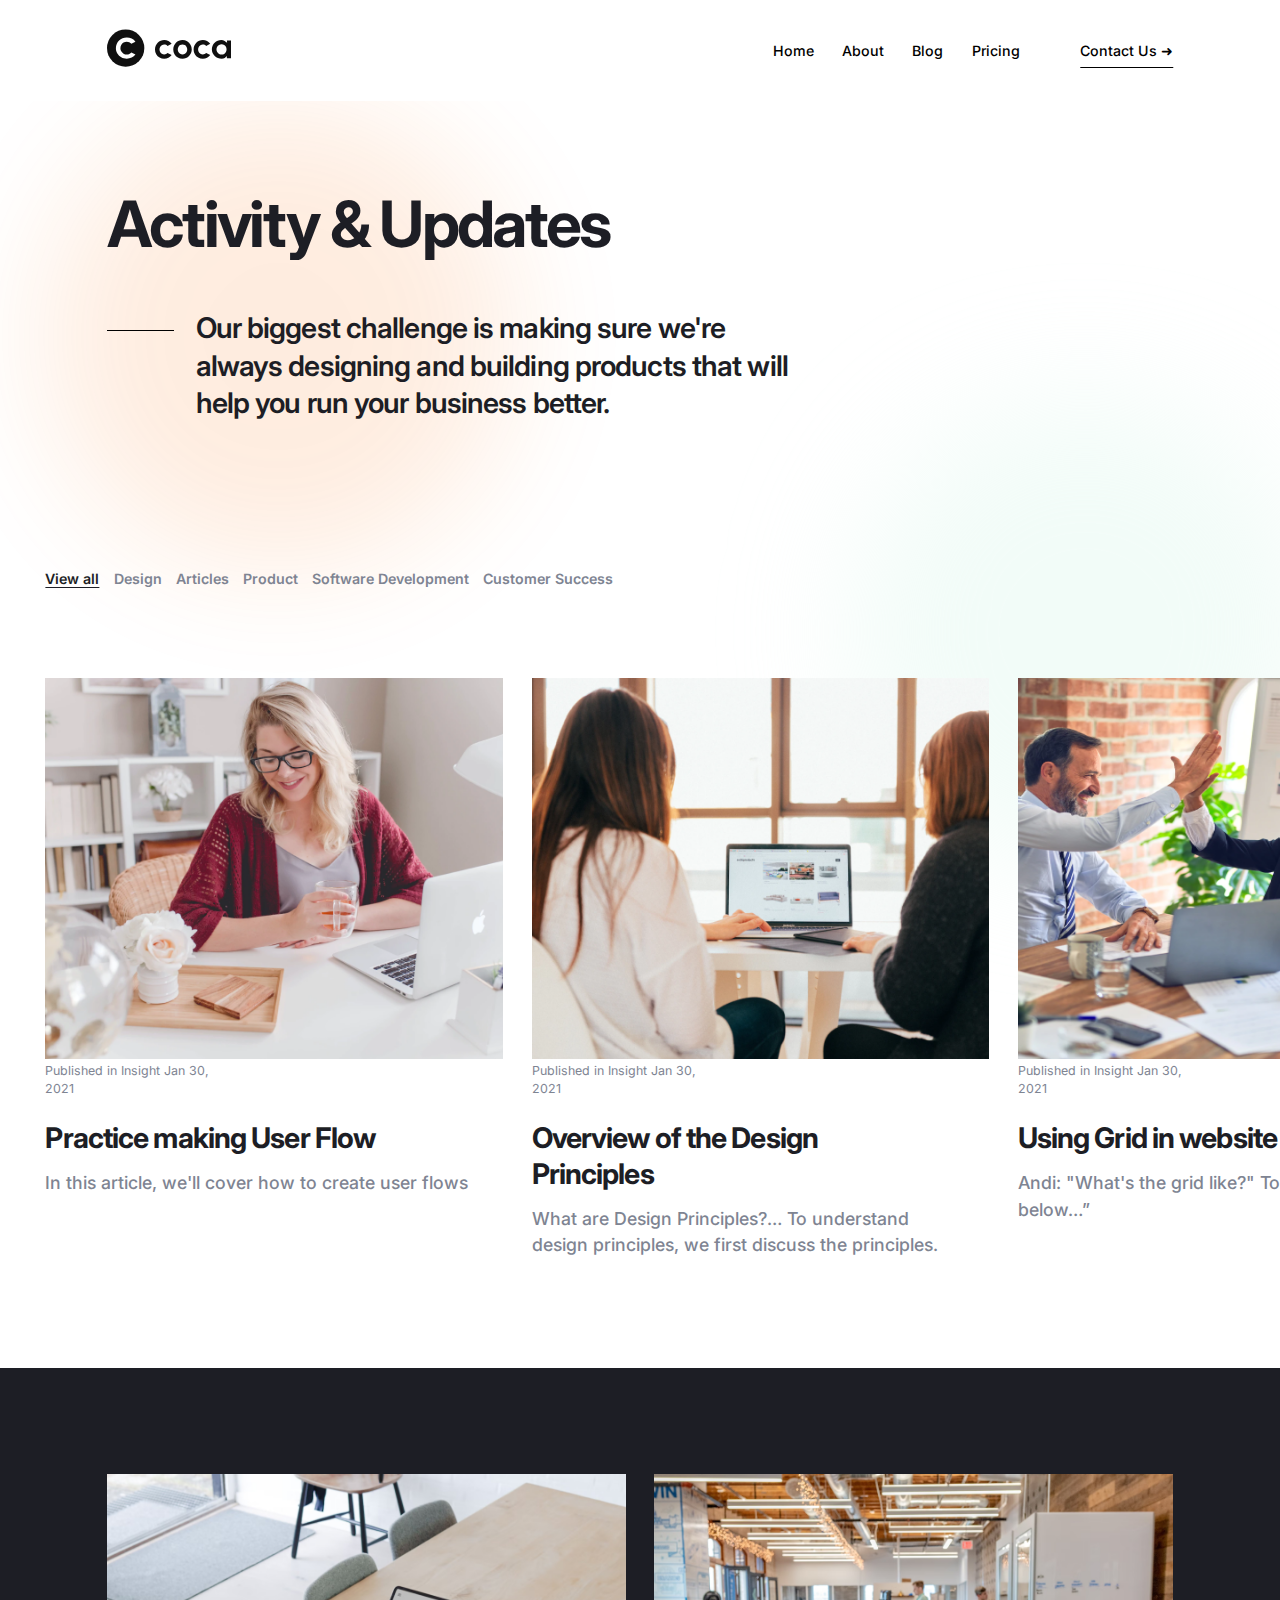
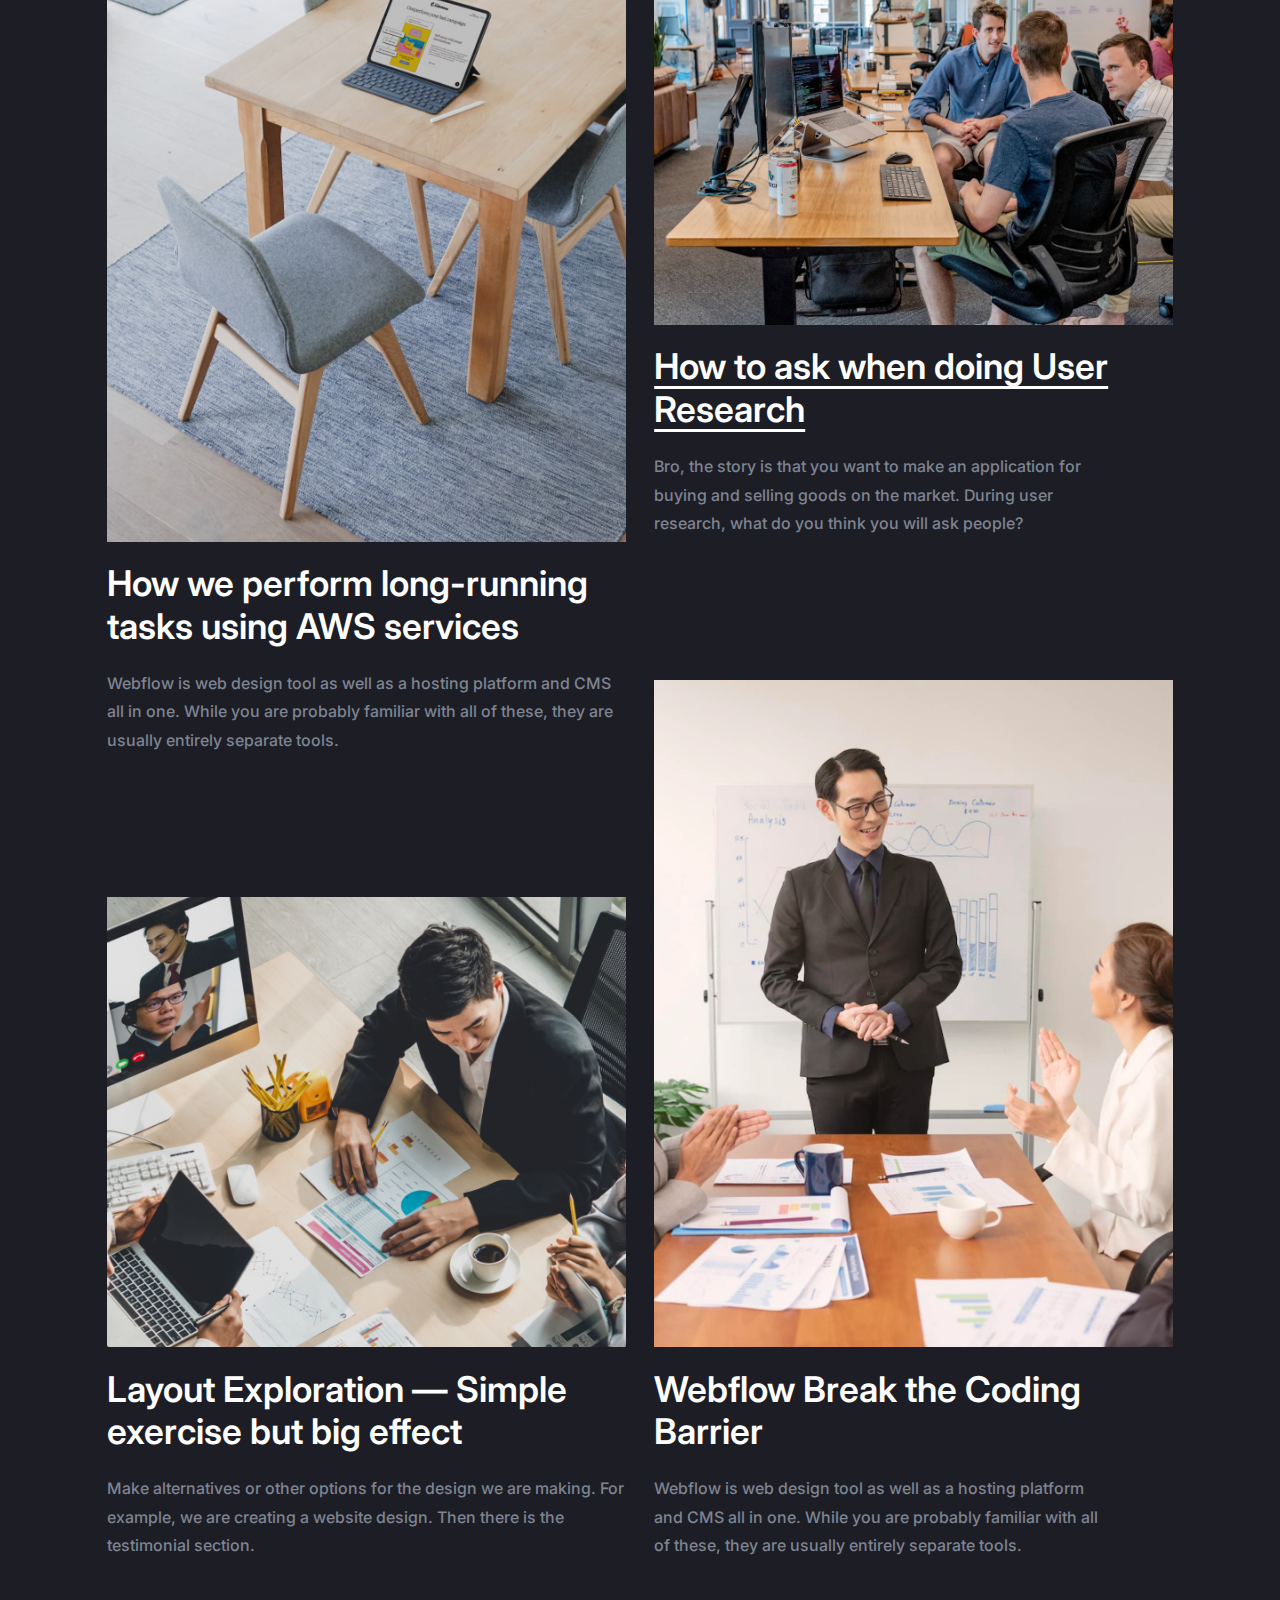
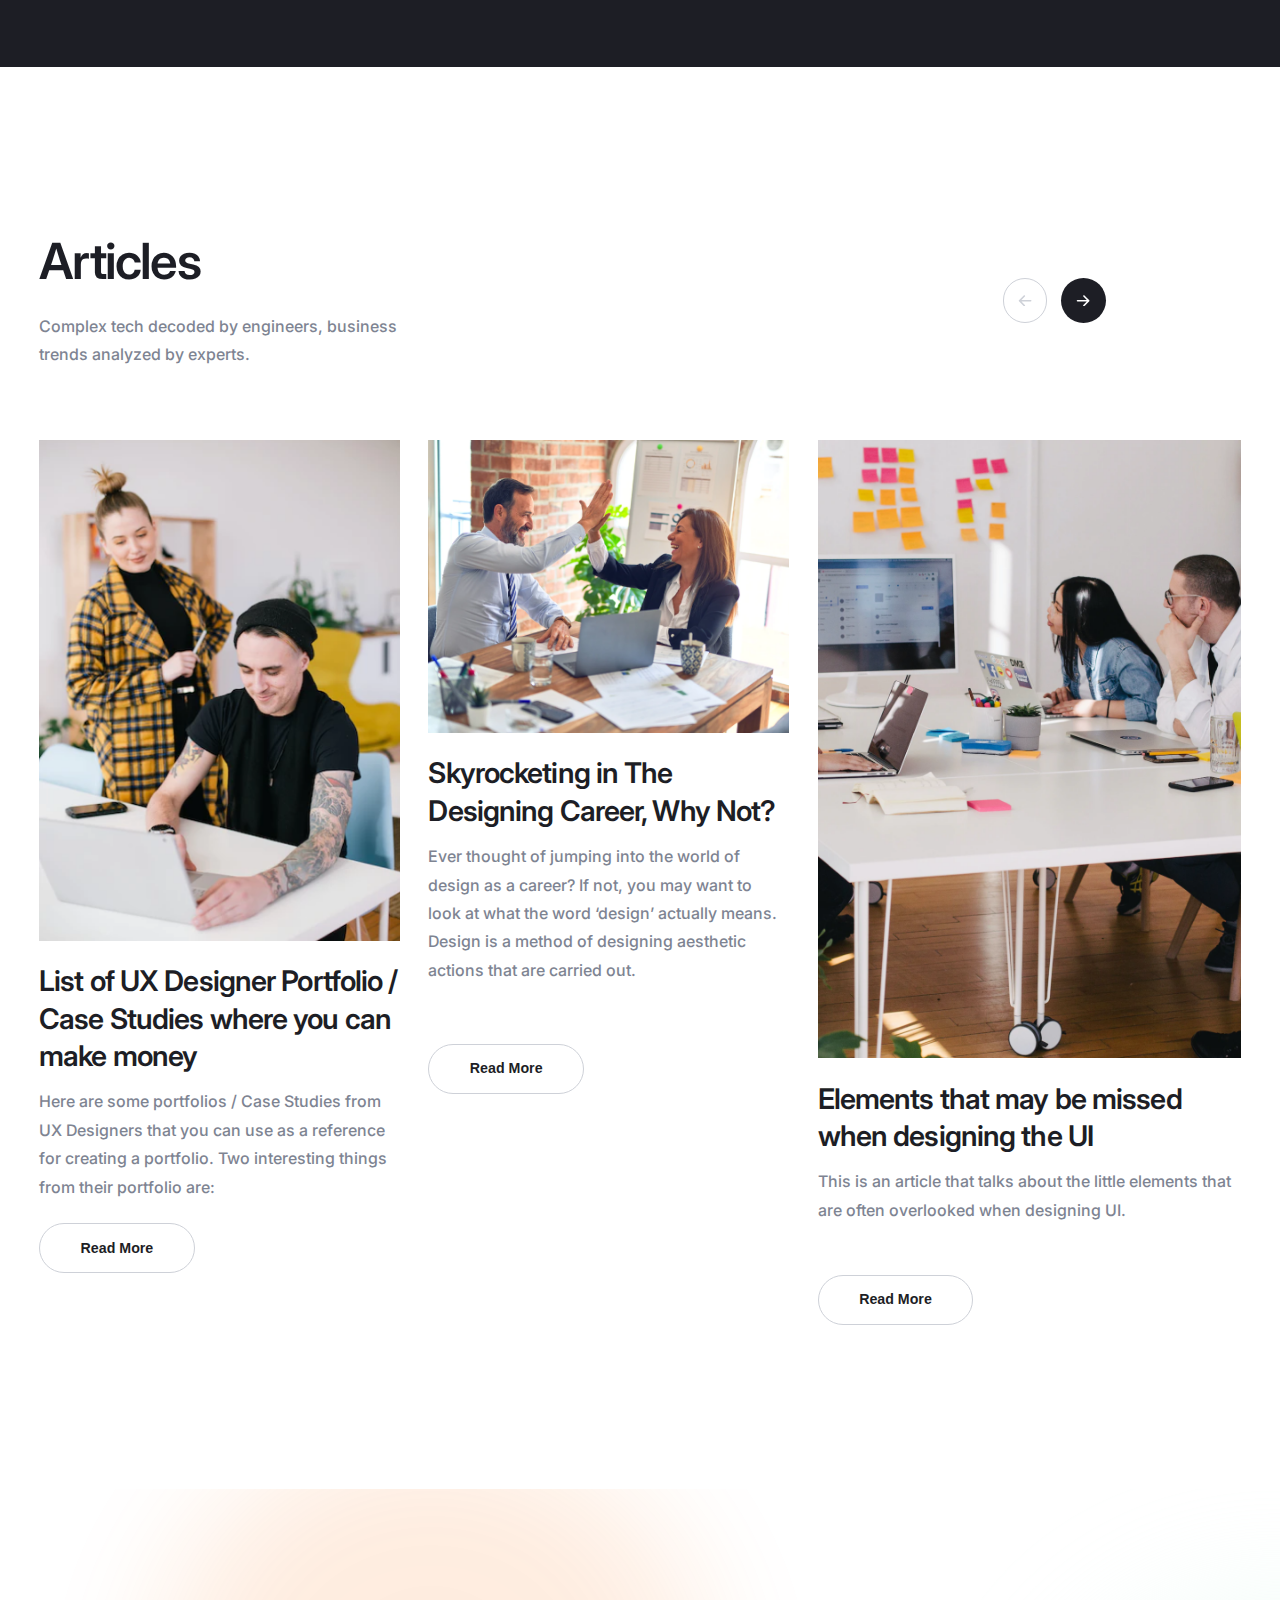
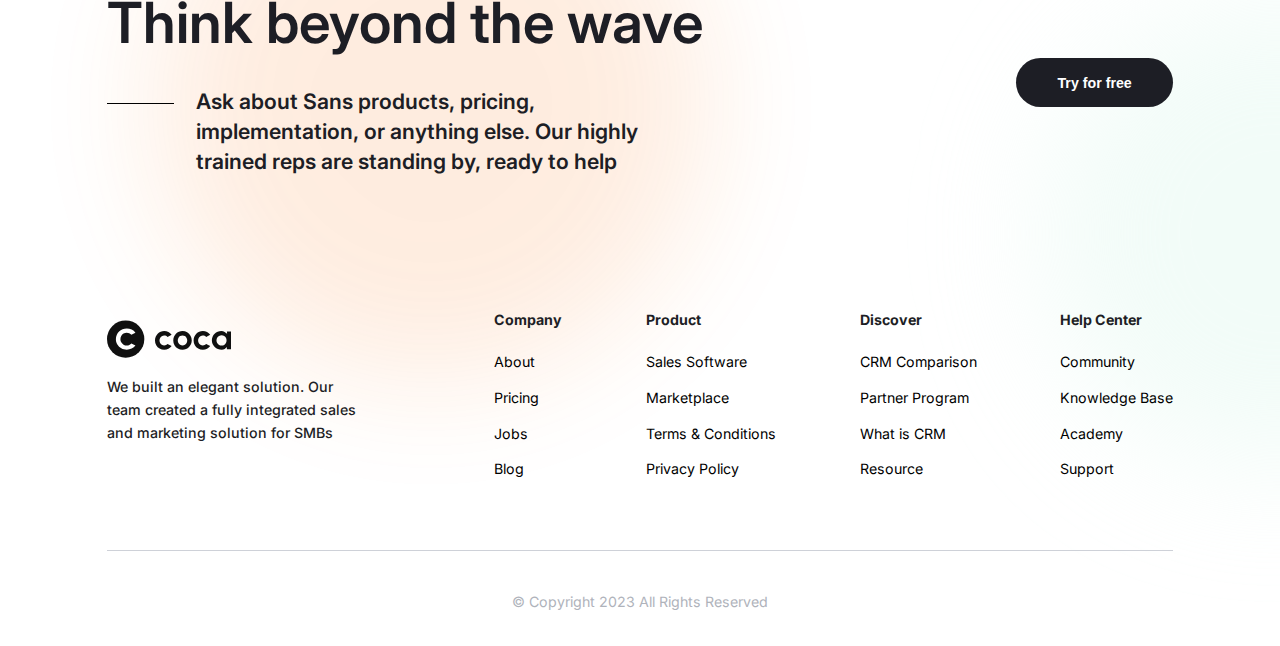
<file: templates/blog.html>
<!DOCTYPE html>
<html lang="en">
<head>
	<meta charset="UTF-8">
	<meta name="viewport" content="width=device-width, initial-scale=1.0">
	<link rel="stylesheet" href="../styles/main.css">
   <link rel="stylesheet" href="../styles/blog.css">
	<link rel="icon" type="image/png" href="../src/img/favicon.png">
   <title>Coca - Digital Marketing</title>
</head>
<body>
    <header>
        <svg width="140" height="66" viewBox="0 0 140 66" fill="none" xmlns="http://www.w3.org/2000/svg">
            <path d="M68.1455 35.9848L72.722 38.3558C71.7651 39.6044 70.5655 40.6072 69.1232 41.3643C67.6809 42.1214 66.1069 42.5 64.4011 42.5C62.4873 42.5 60.7399 42.0285 59.159 41.0854C57.5919 40.1423 56.3368 38.8805 55.3937 37.2998C54.4646 35.7059 54 33.9459 54 32.0199C54 30.5588 54.2704 29.1973 54.8113 27.9355C55.3521 26.6603 56.0941 25.5446 57.0371 24.5882C57.994 23.6186 59.1035 22.8615 60.3655 22.3169C61.6275 21.7723 62.9727 21.5 64.4011 21.5C66.1069 21.5 67.6809 21.8786 69.1232 22.6357C70.5655 23.3928 71.7651 24.4089 72.722 25.6841L68.1455 28.0351C67.6601 27.5038 67.0846 27.092 66.4189 26.7998C65.7671 26.5076 65.0945 26.3615 64.4011 26.3615C63.4026 26.3615 62.5012 26.6271 61.6968 27.1584C60.8925 27.6765 60.2545 28.3672 59.783 29.2305C59.3115 30.0806 59.0757 31.0104 59.0757 32.0199C59.0757 33.0161 59.3115 33.9459 59.783 34.8093C60.2545 35.6594 60.8925 36.3435 61.6968 36.8615C62.5012 37.3795 63.4026 37.6385 64.4011 37.6385C65.1223 37.6385 65.8087 37.4924 66.4605 37.2002C67.1123 36.8947 67.674 36.4896 68.1455 35.9848Z" fill="#101010"/>
            <path d="M84.9596 42.5C83.0458 42.5 81.2984 42.0285 79.7174 41.0854C78.1503 40.1423 76.8952 38.8805 75.9522 37.2998C75.023 35.7059 74.5585 33.9459 74.5585 32.0199C74.5585 30.5588 74.8289 29.1973 75.3697 27.9355C75.9106 26.6603 76.6525 25.5446 77.5956 24.5882C78.5525 23.6186 79.6619 22.8615 80.9239 22.3169C82.1859 21.7723 83.5312 21.5 84.9596 21.5C86.8734 21.5 88.6138 21.9715 90.1809 22.9146C91.7619 23.8577 93.017 25.1262 93.9461 26.7201C94.8892 28.314 95.3607 30.0806 95.3607 32.0199C95.3607 33.4677 95.0903 34.8226 94.5494 36.0844C94.0085 37.3463 93.2597 38.4621 92.3028 39.4317C91.3597 40.388 90.2572 41.1385 88.9952 41.6831C87.7471 42.2277 86.4019 42.5 84.9596 42.5ZM84.9596 37.6385C85.9719 37.6385 86.8803 37.3795 87.6847 36.8615C88.489 36.3435 89.12 35.6594 89.5777 34.8093C90.0492 33.9592 90.2849 33.0294 90.2849 32.0199C90.2849 30.9839 90.0422 30.0408 89.5569 29.1907C89.0853 28.3273 88.4405 27.6433 87.6223 27.1385C86.8179 26.6205 85.9303 26.3615 84.9596 26.3615C83.9611 26.3615 83.0596 26.6205 82.2553 27.1385C81.4509 27.6565 80.813 28.3472 80.3415 29.2106C79.87 30.074 79.6342 31.0104 79.6342 32.0199C79.6342 33.0693 79.8769 34.019 80.3623 34.8691C80.8477 35.7192 81.4925 36.3966 82.2969 36.9013C83.1151 37.3928 84.0027 37.6385 84.9596 37.6385Z" fill="#101010"/>
            <path d="M111.578 35.9848L116.155 38.3558C115.198 39.6044 113.998 40.6072 112.556 41.3643C111.114 42.1214 109.54 42.5 107.834 42.5C105.92 42.5 104.173 42.0285 102.592 41.0854C101.025 40.1423 99.7696 38.8805 98.8265 37.2998C97.8974 35.7059 97.4328 33.9459 97.4328 32.0199C97.4328 30.5588 97.7032 29.1973 98.2441 27.9355C98.7849 26.6603 99.5269 25.5446 100.47 24.5882C101.427 23.6186 102.536 22.8615 103.798 22.3169C105.06 21.7723 106.405 21.5 107.834 21.5C109.54 21.5 111.114 21.8786 112.556 22.6357C113.998 23.3928 115.198 24.4089 116.155 25.6841L111.578 28.0351C111.093 27.5038 110.517 27.092 109.852 26.7998C109.2 26.5076 108.527 26.3615 107.834 26.3615C106.835 26.3615 105.934 26.6271 105.13 27.1584C104.325 27.6765 103.687 28.3672 103.216 29.2305C102.744 30.0806 102.509 31.0104 102.509 32.0199C102.509 33.0161 102.744 33.9459 103.216 34.8093C103.687 35.6594 104.325 36.3435 105.13 36.8615C105.934 37.3795 106.835 37.6385 107.834 37.6385C108.555 37.6385 109.242 37.4924 109.893 37.2002C110.545 36.8947 111.107 36.4896 111.578 35.9848Z" fill="#101010"/>
            <path d="M134.924 22.0579H140V41.982H134.924L134.695 39.5114C134.127 40.4013 133.371 41.1252 132.428 41.6831C131.499 42.2277 130.396 42.5 129.12 42.5C127.581 42.5 126.139 42.2211 124.794 41.6632C123.448 41.1053 122.263 40.3349 121.236 39.352C120.224 38.3691 119.427 37.2334 118.844 35.945C118.276 34.6565 117.991 33.2751 117.991 31.8008C117.991 30.3795 118.262 29.0446 118.803 27.796C119.357 26.5474 120.127 25.4516 121.112 24.5085C122.096 23.5655 123.233 22.8283 124.523 22.297C125.813 21.7657 127.2 21.5 128.684 21.5C130.057 21.5 131.284 21.7922 132.366 22.3767C133.461 22.9611 134.39 23.7049 135.153 24.6082L134.924 22.0579ZM128.996 37.8178C130.077 37.8178 131.034 37.5588 131.866 37.0408C132.698 36.5228 133.35 35.8254 133.822 34.9488C134.293 34.0588 134.529 33.0825 134.529 32.0199C134.529 30.944 134.293 29.9677 133.822 29.0911C133.35 28.2011 132.691 27.4972 131.846 26.9791C131.013 26.4611 130.063 26.2021 128.996 26.2021C127.928 26.2021 126.95 26.4677 126.062 26.9991C125.189 27.5171 124.488 28.2144 123.961 29.0911C123.448 29.9677 123.192 30.944 123.192 32.0199C123.192 33.0958 123.455 34.0721 123.982 34.9488C124.509 35.8254 125.21 36.5228 126.083 37.0408C126.971 37.5588 127.942 37.8178 128.996 37.8178Z" fill="#101010"/>
            <circle cx="21" cy="30.5" r="21" fill="#101010"/>
            <path d="M27.4483 35.4412L32 37.741C30.8906 39.1831 29.4794 40.3368 27.7664 41.2021C26.0697 42.0674 24.2262 42.5 22.2358 42.5C19.9844 42.5 17.9288 41.9611 16.069 40.8833C14.2254 39.8055 12.749 38.3634 11.6396 36.5569C10.5465 34.7353 10 32.7239 10 30.5228C10 28.8529 10.3181 27.297 10.9544 25.8548C11.5907 24.3975 12.4635 23.1224 13.5729 22.0294C14.6986 20.9213 16.0037 20.056 17.4883 19.4336C18.9729 18.8112 20.5554 18.5 22.2358 18.5C24.2262 18.5 26.0697 18.9326 27.7664 19.7979C29.4794 20.6632 30.8906 21.8245 32 23.2818L27.4483 25.5816C26.7631 24.8226 25.9637 24.2457 25.0501 23.851C24.1364 23.4412 23.1984 23.2362 22.2358 23.2362C20.898 23.2362 19.6826 23.5778 18.5895 24.2609C17.5128 24.9288 16.6563 25.8169 16.02 26.925C15.4001 28.018 15.0901 29.2173 15.0901 30.5228C15.0901 31.8131 15.4082 33.0123 16.0445 34.1205C16.6808 35.2135 17.5373 36.0939 18.614 36.7619C19.7071 37.4298 20.9143 37.7638 22.2358 37.7638C23.2473 37.7638 24.2099 37.5512 25.1235 37.1262C26.0371 36.7011 26.812 36.1395 27.4483 35.4412Z" fill="white"/>
            </svg>

            <span>
                <nav>
                   <a href="../index.html">Home</a>
                   <a href="./about.html">About</a>
                   <a href="#">Blog</a>
                   <a href="./pricing.html">Pricing</a>
                </nav>
                <a href="contact.html" class="contact">Contact Us &#10140;</a>
            </span>
    </header>

	 <main>
		<div class="circle1"></div>
		<div class="circle2"></div>
		<h1>Activity & Updates</h1>
		<div class="line"></div>
		<h2>Our biggest challenge is making sure we're always designing and building products that will help you run your business better.</h2>
		<div class="slider">
			<div class="navigation">
				<p class="active">View all</p>
				<p>Design</p>
				<p>Articles</p>
				<p>Product</p>
				<p>Software Development</p>
				<p>Customer Success</p>
			</div>
				<div class="swiper mySwiper">
				<div class="swiper-wrapper">
				<div class="swiper-slide">
					<div class="card">
						<img src="../src/img/Image.png" alt="">
						<div class="text-block">
							<p class="top-p">Published in Insight Jan 30, 2021</p>
							<span>
								<h3>Practice making User Flow</h3>
								<p class="p1">In this article, we'll cover how to create user flows</p>
							</span>
						</div>
					</div>
				</div>
				<div class="swiper-slide">
					<div class="card">
						<img src="../src/img/Image-1.png" alt="">
						<div class="text-block">
							<p class="top-p">Published in Insight Jan 30, 2021</p>
							<span>
								<h3>Overview of the Design Principles</h3>
								<p class="p1">What are Design Principles?… To understand design principles, we first discuss the principles. </p>
							</span>
						</div>
					</div>
				</div>
				<div class="swiper-slide">
					<div class="card card2">
						<img class="less" src="../src/img/Image-2.png" alt="">
						<div class="text-block tb2">
							<p class="top-p">Published in Insight Jan 30, 2021</p>
							<span>
								<h3>Using Grid in website design</h3>
								<p class="p1">Andi: "What's the grid like?" Toni: “Like below…”</p>
							</span>
						</div>
					</div>
				</div>
				<div class="swiper-slide">
					<div class="card">
						<img src="../src/img/blog1.png" alt="">
						<div class="text-block">
							<p class="top-p">Published in Insight Jan 30, 2021</p>
							<span>
								<h3>Practice making User Flow</h3>
								<p class="p1">In this article, we'll cover how to create user flows</p>
							</span>
						</div>
					</div>
				</div>
				<div class="swiper-slide">
					<div class="card">
						<img src="../src/img/blog2.png" alt="">
						<div class="text-block">
							<p class="top-p">Published in Insight Jan 30, 2021</p>
							<span>
								<h3>Overview of the Design Principles</h3>
								<p class="p1">What are Design Principles?… To understand design principles, we first discuss the principles. </p>
							</span>
						</div>
					</div>
				</div>
				<div class="swiper-slide">
					<div class="card card2">
						<img class="less" src="../src/img/blog3.png" alt="">
						<div class="text-block">
							<p class="top-p">Published in Insight Jan 30, 2021</p>
							<span>
								<h3>Using Grid in website design</h3>
								<p class="p1">Andi: "What's the grid like?" Toni: “Like below…”</p>
							</span>
						</div>
					</div>
				</div>
				<div class="swiper-slide">
					<div class="card">
						<img src="../src/img/blog4.png" alt="">
						<div class="text-block">
							<p class="top-p">Published in Insight Jan 30, 2021</p>
							<span>
								<h3>Practice making User Flow</h3>
								<p class="p1">In this article, we'll cover how to create user flows</p>
							</span>
						</div>
					</div>
				</div>
				<div class="swiper-slide">
					<div class="card">
						<img src="../src/img/Image-1.png" alt="">
						<div class="text-block">
							<p class="top-p">Published in Insight Jan 30, 2021</p>
							<span>
								<h3>Overview of the Design Principles</h3>
								<p class="p1">What are Design Principles?… To understand design principles, we first discuss the principles. </p>
							</span>
						</div>
					</div>
				</div>
				<div class="swiper-slide">
					<div class="card card2">
						<img class="less" src="../src/img/Image-2.png" alt="">
						<div class="text-block">
							<p class="top-p">Published in Insight Jan 30, 2021</p>
							<span>
								<h3>Using Grid in website design</h3>
								<p class="p1">Andi: "What's the grid like?" Toni: “Like below…”</p>
							</span>
						</div>
					</div>
				</div>
			</div> 
		</div>
	</div>
	</main>

	<div class="articles">
		<div class="articles-content">
			<div class="spacing">
				<div class="high">
					<img src="../src/img/chair.png" alt="">
					<span>
						<a>How we perform long-running tasks using AWS services</a>
						<p>Webflow is web design tool as well as a hosting platform and CMS all in one. While you are probably familiar with all of these, they are usually entirely separate tools.</p>
					</span>
				</div>
				<div class="low padding">
					<img src="../src/img/analitic.png" alt="">
					<span>
						<a>Layout Exploration — Simple exercise but big effect</a>
						<p>Make alternatives or other options for the design we are making.
							For example, we are creating a website design. Then there is the testimonial section.</p>
					</span>
				</div>
			</div>
			<div class="spacing">
				<div class="low">
					<img src="../src/img/office.png" alt="">
					<span class="span2">
						<a href="../templates/Detail-Blog.html">How to ask when doing User Research</a>
						<p>Bro, the story is that you want to make an application for buying and selling goods on the market. During user research, what do you think you will ask people?</p>
					</span>
				</div>
				<div class="high">
					<img src="../src/img/director.png" alt="">
					<span class="span2">
						<a>Webflow Break the Coding Barrier</a>
						<p>Webflow is web design tool as well as a hosting platform and CMS all in one. While you are probably familiar with all of these, they are usually entirely separate tools.</p>
					</span>
				</div>
			</div>
		</div>
	</div>

	<div class="last-block">
		<div class="block-content">
			<div class="block-heading">
				<div class="text-heading">
					<h1>Articles</h1>
					<p>Complex tech decoded by engineers, business trends analyzed by experts.</p>
				</div>
				<div class="btns">
					<button class="white"><svg width="16" height="13" viewBox="0 0 16 13" fill="none" xmlns="http://www.w3.org/2000/svg">
						<path fill-rule="evenodd" clip-rule="evenodd" d="M7.73659 12.5364C7.38512 12.8879 6.81527 12.8879 6.4638 12.5364L1.0638 7.13644C0.712326 6.78497 0.712326 6.21512 1.0638 5.86365L6.4638 0.463652C6.81527 0.112179 7.38512 0.112179 7.73659 0.463652C8.08806 0.815123 8.08806 1.38497 7.73659 1.73644L3.87299 5.60005L14.3002 5.60005C14.7973 5.60005 15.2002 6.00299 15.2002 6.50005C15.2002 6.9971 14.7973 7.40005 14.3002 7.40005L3.87299 7.40005L7.73659 11.2637C8.08806 11.6151 8.08806 12.185 7.73659 12.5364Z" fill="#CED1D8"/>
						</svg></button>
					<button class="black"><svg width="16" height="13" viewBox="0 0 16 13" fill="none" xmlns="http://www.w3.org/2000/svg">
						<path fill-rule="evenodd" clip-rule="evenodd" d="M8.26341 0.463555C8.61488 0.112083 9.18473 0.112083 9.5362 0.463555L14.9362 5.86356C15.2877 6.21503 15.2877 6.78488 14.9362 7.13635L9.5362 12.5363C9.18473 12.8878 8.61488 12.8878 8.26341 12.5363C7.91194 12.1849 7.91194 11.615 8.26341 11.2636L12.127 7.39995L1.69981 7.39995C1.20275 7.39995 0.799805 6.99701 0.799805 6.49995C0.799805 6.0029 1.20275 5.59995 1.69981 5.59995H12.127L8.26341 1.73635C7.91194 1.38488 7.91194 0.815027 8.26341 0.463555Z" fill="white"/>
						</svg></button>
				</div>
			</div>

			<div class="columns-block">

				<div class="column1">
						<img src="../src/img/UX-Designer.png" alt="">
						<div class="bottom-block1">
							<div class="bottom-text1">
								<h1>List of UX Designer Portfolio / Case Studies where you can make money</h1>
								<p>Here are some portfolios / Case Studies from UX Designers that you can use as a reference for creating a portfolio. Two interesting things from their portfolio are:</p>
							</div>
							<button>Read More</button>
						</div>
				</div>

				<div class="column2">
						<img src="../src/img/Skyrocketing.png" alt="">
						<div class="bottom-block2">
							<div class="bottom-text2">
								<h1>Skyrocketing in The Designing Career, Why Not?</h1>
								<p>Ever thought of jumping into the world of design as a career? If not, you may want to look at what the word ‘design’ actually means. Design is a method of designing aesthetic actions that are carried out.</p>
							</div>
							<button>Read More</button>
						</div>
				</div>

				<div class="column3">
						<img src="../src/img/Elements.png" alt="">
						<div class="bottom-block3">
							<div class="bottom-text3">
								<h1>Elements that may be missed when designing the UI</h1>
								<p>This is an article that talks about the little elements that are often overlooked when designing UI.</p>
							</div>
							<button>Read More</button>
						</div>
				</div>

			</div>
		</div>
	</div>

	<footer>
		<div class="circle1"></div>
		<div class="circle2"></div>
		<h1>Think beyond the wave</h1>
		<div class="line"></div>
		<h3>Ask about Sans products, pricing, implementation, or anything else. Our highly trained reps are standing by, ready to help</h3>
		<button>Try for free</button>
		<div class="naviation">
			<svg width="140" height="66" viewBox="0 0 140 66" fill="none" xmlns="http://www.w3.org/2000/svg">
				<path d="M68.1455 35.9848L72.722 38.3558C71.7651 39.6044 70.5655 40.6072 69.1232 41.3643C67.6809 42.1214 66.1069 42.5 64.4011 42.5C62.4873 42.5 60.7399 42.0285 59.159 41.0854C57.5919 40.1423 56.3368 38.8805 55.3937 37.2998C54.4646 35.7059 54 33.9459 54 32.0199C54 30.5588 54.2704 29.1973 54.8113 27.9355C55.3521 26.6603 56.0941 25.5446 57.0371 24.5882C57.994 23.6186 59.1035 22.8615 60.3655 22.3169C61.6275 21.7723 62.9727 21.5 64.4011 21.5C66.1069 21.5 67.6809 21.8786 69.1232 22.6357C70.5655 23.3928 71.7651 24.4089 72.722 25.6841L68.1455 28.0351C67.6601 27.5038 67.0846 27.092 66.4189 26.7998C65.7671 26.5076 65.0945 26.3615 64.4011 26.3615C63.4026 26.3615 62.5012 26.6271 61.6968 27.1584C60.8925 27.6765 60.2545 28.3672 59.783 29.2305C59.3115 30.0806 59.0757 31.0104 59.0757 32.0199C59.0757 33.0161 59.3115 33.9459 59.783 34.8093C60.2545 35.6594 60.8925 36.3435 61.6968 36.8615C62.5012 37.3795 63.4026 37.6385 64.4011 37.6385C65.1223 37.6385 65.8087 37.4924 66.4605 37.2002C67.1123 36.8947 67.674 36.4896 68.1455 35.9848Z" fill="#101010"/>
				<path d="M84.9596 42.5C83.0458 42.5 81.2984 42.0285 79.7174 41.0854C78.1503 40.1423 76.8952 38.8805 75.9522 37.2998C75.023 35.7059 74.5585 33.9459 74.5585 32.0199C74.5585 30.5588 74.8289 29.1973 75.3697 27.9355C75.9106 26.6603 76.6525 25.5446 77.5956 24.5882C78.5525 23.6186 79.6619 22.8615 80.9239 22.3169C82.1859 21.7723 83.5312 21.5 84.9596 21.5C86.8734 21.5 88.6138 21.9715 90.1809 22.9146C91.7619 23.8577 93.017 25.1262 93.9461 26.7201C94.8892 28.314 95.3607 30.0806 95.3607 32.0199C95.3607 33.4677 95.0903 34.8226 94.5494 36.0844C94.0085 37.3463 93.2597 38.4621 92.3028 39.4317C91.3597 40.388 90.2572 41.1385 88.9952 41.6831C87.7471 42.2277 86.4019 42.5 84.9596 42.5ZM84.9596 37.6385C85.9719 37.6385 86.8803 37.3795 87.6847 36.8615C88.489 36.3435 89.12 35.6594 89.5777 34.8093C90.0492 33.9592 90.2849 33.0294 90.2849 32.0199C90.2849 30.9839 90.0422 30.0408 89.5569 29.1907C89.0853 28.3273 88.4405 27.6433 87.6223 27.1385C86.8179 26.6205 85.9303 26.3615 84.9596 26.3615C83.9611 26.3615 83.0596 26.6205 82.2553 27.1385C81.4509 27.6565 80.813 28.3472 80.3415 29.2106C79.87 30.074 79.6342 31.0104 79.6342 32.0199C79.6342 33.0693 79.8769 34.019 80.3623 34.8691C80.8477 35.7192 81.4925 36.3966 82.2969 36.9013C83.1151 37.3928 84.0027 37.6385 84.9596 37.6385Z" fill="#101010"/>
				<path d="M111.578 35.9848L116.155 38.3558C115.198 39.6044 113.998 40.6072 112.556 41.3643C111.114 42.1214 109.54 42.5 107.834 42.5C105.92 42.5 104.173 42.0285 102.592 41.0854C101.025 40.1423 99.7696 38.8805 98.8265 37.2998C97.8974 35.7059 97.4328 33.9459 97.4328 32.0199C97.4328 30.5588 97.7032 29.1973 98.2441 27.9355C98.7849 26.6603 99.5269 25.5446 100.47 24.5882C101.427 23.6186 102.536 22.8615 103.798 22.3169C105.06 21.7723 106.405 21.5 107.834 21.5C109.54 21.5 111.114 21.8786 112.556 22.6357C113.998 23.3928 115.198 24.4089 116.155 25.6841L111.578 28.0351C111.093 27.5038 110.517 27.092 109.852 26.7998C109.2 26.5076 108.527 26.3615 107.834 26.3615C106.835 26.3615 105.934 26.6271 105.13 27.1584C104.325 27.6765 103.687 28.3672 103.216 29.2305C102.744 30.0806 102.509 31.0104 102.509 32.0199C102.509 33.0161 102.744 33.9459 103.216 34.8093C103.687 35.6594 104.325 36.3435 105.13 36.8615C105.934 37.3795 106.835 37.6385 107.834 37.6385C108.555 37.6385 109.242 37.4924 109.893 37.2002C110.545 36.8947 111.107 36.4896 111.578 35.9848Z" fill="#101010"/>
				<path d="M134.924 22.0579H140V41.982H134.924L134.695 39.5114C134.127 40.4013 133.371 41.1252 132.428 41.6831C131.499 42.2277 130.396 42.5 129.12 42.5C127.581 42.5 126.139 42.2211 124.794 41.6632C123.448 41.1053 122.263 40.3349 121.236 39.352C120.224 38.3691 119.427 37.2334 118.844 35.945C118.276 34.6565 117.991 33.2751 117.991 31.8008C117.991 30.3795 118.262 29.0446 118.803 27.796C119.357 26.5474 120.127 25.4516 121.112 24.5085C122.096 23.5655 123.233 22.8283 124.523 22.297C125.813 21.7657 127.2 21.5 128.684 21.5C130.057 21.5 131.284 21.7922 132.366 22.3767C133.461 22.9611 134.39 23.7049 135.153 24.6082L134.924 22.0579ZM128.996 37.8178C130.077 37.8178 131.034 37.5588 131.866 37.0408C132.698 36.5228 133.35 35.8254 133.822 34.9488C134.293 34.0588 134.529 33.0825 134.529 32.0199C134.529 30.944 134.293 29.9677 133.822 29.0911C133.35 28.2011 132.691 27.4972 131.846 26.9791C131.013 26.4611 130.063 26.2021 128.996 26.2021C127.928 26.2021 126.95 26.4677 126.062 26.9991C125.189 27.5171 124.488 28.2144 123.961 29.0911C123.448 29.9677 123.192 30.944 123.192 32.0199C123.192 33.0958 123.455 34.0721 123.982 34.9488C124.509 35.8254 125.21 36.5228 126.083 37.0408C126.971 37.5588 127.942 37.8178 128.996 37.8178Z" fill="#101010"/>
				<circle cx="21" cy="30.5" r="21" fill="#101010"/>
				<path d="M27.4483 35.4412L32 37.741C30.8906 39.1831 29.4794 40.3368 27.7664 41.2021C26.0697 42.0674 24.2262 42.5 22.2358 42.5C19.9844 42.5 17.9288 41.9611 16.069 40.8833C14.2254 39.8055 12.749 38.3634 11.6396 36.5569C10.5465 34.7353 10 32.7239 10 30.5228C10 28.8529 10.3181 27.297 10.9544 25.8548C11.5907 24.3975 12.4635 23.1224 13.5729 22.0294C14.6986 20.9213 16.0037 20.056 17.4883 19.4336C18.9729 18.8112 20.5554 18.5 22.2358 18.5C24.2262 18.5 26.0697 18.9326 27.7664 19.7979C29.4794 20.6632 30.8906 21.8245 32 23.2818L27.4483 25.5816C26.7631 24.8226 25.9637 24.2457 25.0501 23.851C24.1364 23.4412 23.1984 23.2362 22.2358 23.2362C20.898 23.2362 19.6826 23.5778 18.5895 24.2609C17.5128 24.9288 16.6563 25.8169 16.02 26.925C15.4001 28.018 15.0901 29.2173 15.0901 30.5228C15.0901 31.8131 15.4082 33.0123 16.0445 34.1205C16.6808 35.2135 17.5373 36.0939 18.614 36.7619C19.7071 37.4298 20.9143 37.7638 22.2358 37.7638C23.2473 37.7638 24.2099 37.5512 25.1235 37.1262C26.0371 36.7011 26.812 36.1395 27.4483 35.4412Z" fill="white"/>
				</svg>
				<h4>We built an elegant solution. Our team created a fully integrated sales and marketing solution for SMBs</h4>
				<div class="nav-grid">
					<div class="block">
						<b>Company</b>
						<span>
							<a href="templates/about.html">About</a>
							<a href="templates/pricing.html">Pricing</a>
							<a href="#">Jobs</a>
							<a href="templates/blog.html">Blog</a>
						</span>
					</div>
					<div class="block">
						<b>Product</b>
						<span>
							<a href="#">Sales Software</a>
							<a href="#">Marketplace</a>
							<a href="#">Terms & Conditions</a>
							<a href="#">Privacy Policy</a>
						</span>
					</div>
					<div class="block">
						<b>Discover</b>
						<span>
							<a href="#">CRM Comparison</a>
							<a href="#">Partner Program</a>
							<a href="#">What is CRM</a>
							<a href="#">Resource</a>
						</span>
					</div>
					<div class="block">
						<b>Help Center</b>
						<span>
							<a href="#">Community</a>
							<a href="#">Knowledge Base</a>
							<a href="#">Academy</a>
							<a href="#">Support</a>
						</span>
					</div>
				</div>
				<div class="line"></div>
				<p>© Copyright 2023 All Rights Reserved</p>
		</div>
	</footer>
	
</body>
<script src="https://cdn.jsdelivr.net/npm/swiper@11/swiper-bundle.min.js"></script>
<script src="//ajax.googleapis.com/ajax/libs/jquery/1.9.1/jquery.min.js"></script>
<script src="../scripts/buttonUp.js"></script>
<script>
	var swiper = new Swiper(".mySwiper", {
	  slidesPerView: 2.78,
	  spaceBetween: 0,
	  freeMode: true,
	  pagination: {
		 el: ".swiper-pagination",
		 clickable: true,
	  },
	});
 </script>
</html>
</file>
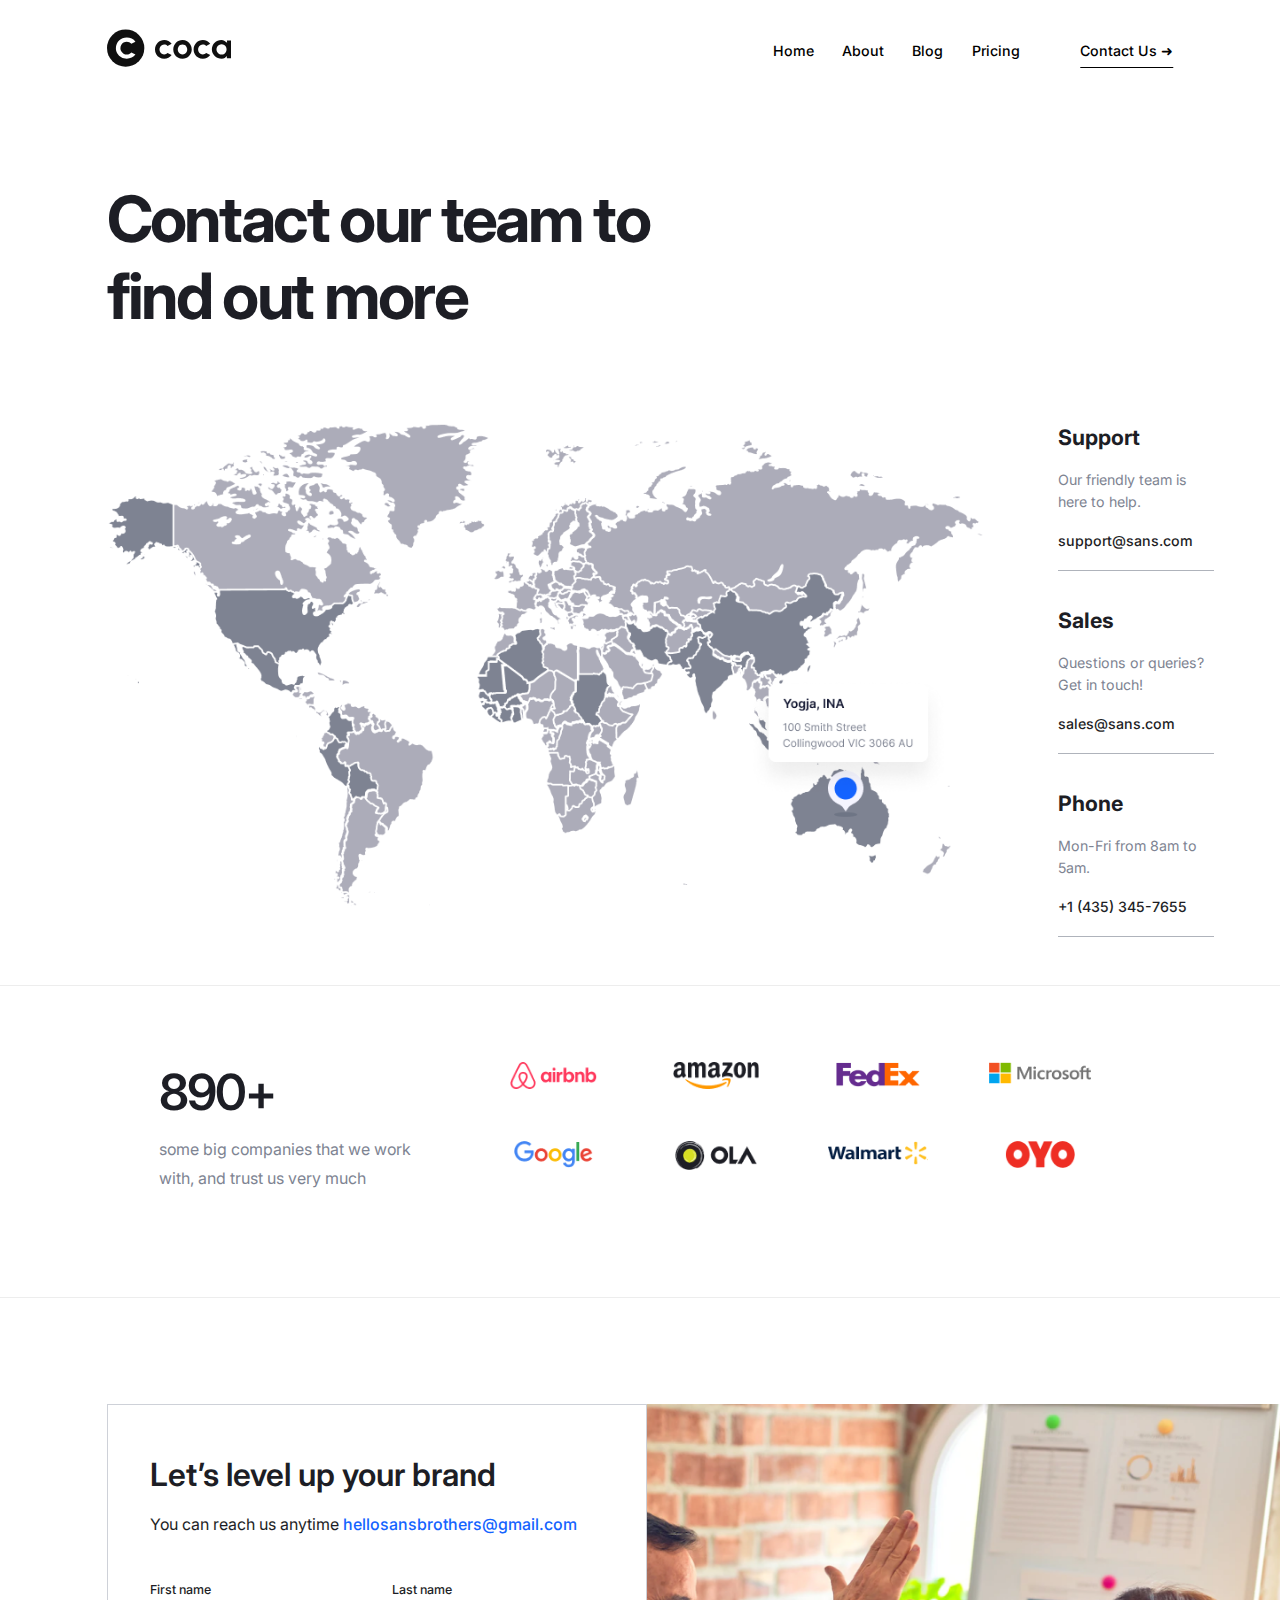
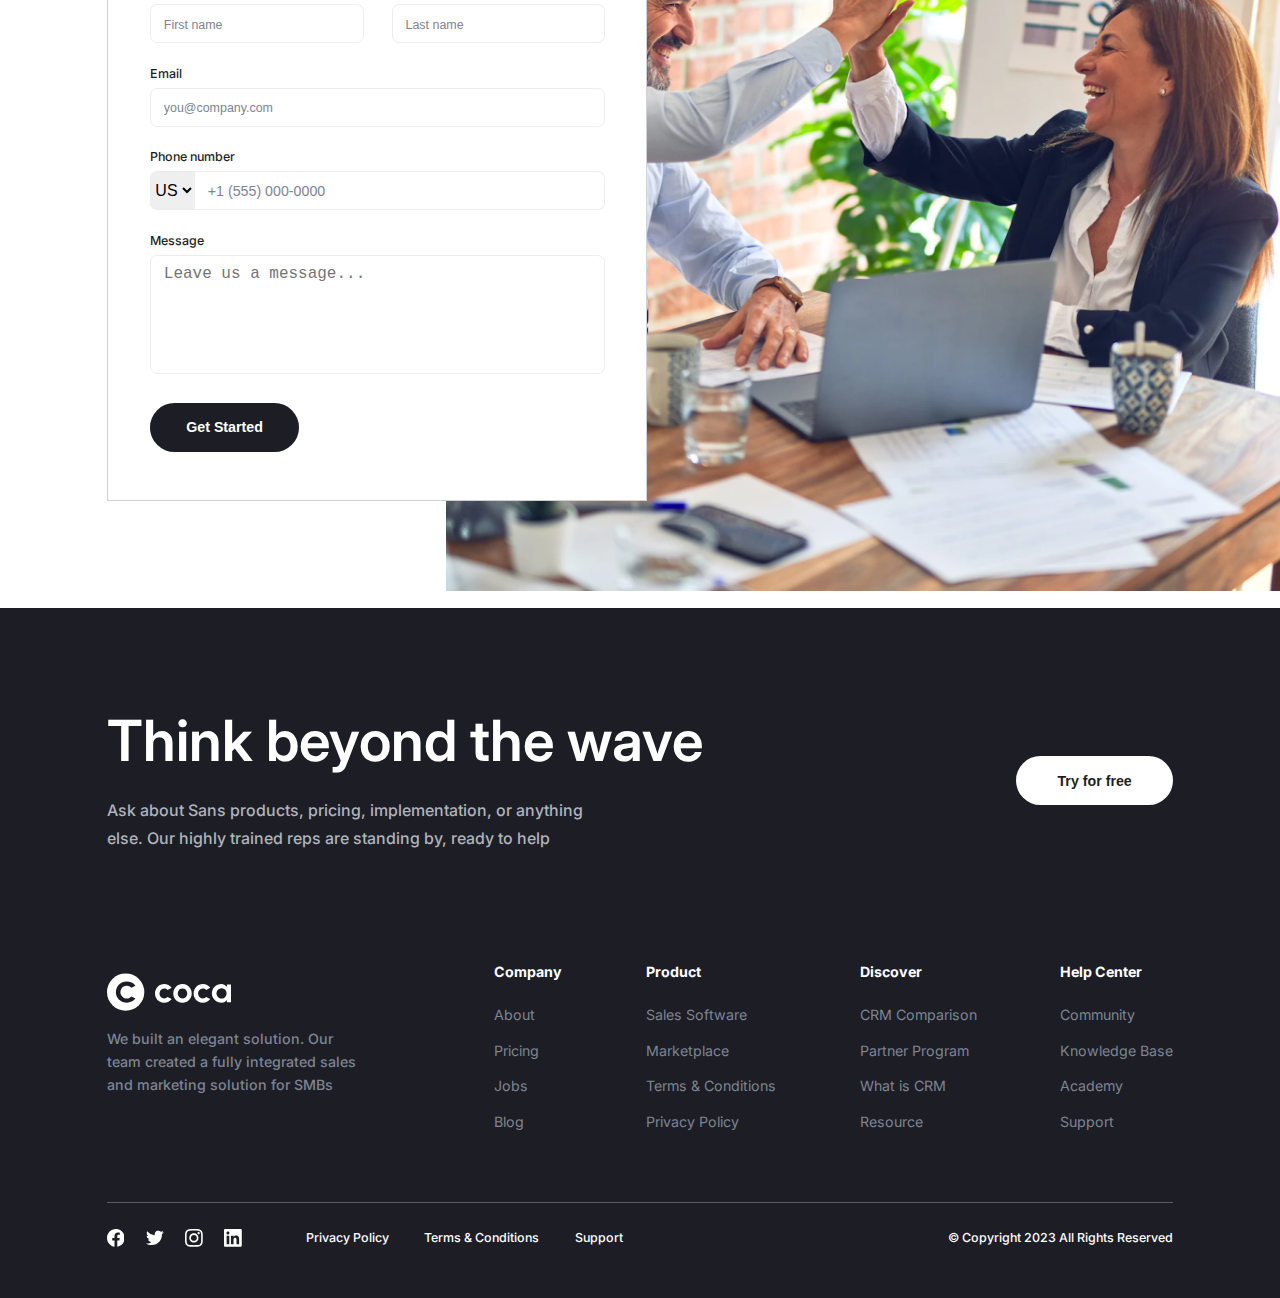
<file: templates/contact.html>
<!DOCTYPE html>
<html lang="en">
<head>
	<meta charset="UTF-8">
	<meta name="viewport" content="width=device-width, initial-scale=1.0">
	<link rel="stylesheet" href="../styles/main.css">
	<link rel="stylesheet" href="../styles/contact.css">
	 <link rel="icon" type="image/png" href="../src/img/favicon.png">
    <title>Coca - Digital Marketing</title>
</head>
<body>
    <header>
        <svg width="140" height="66" viewBox="0 0 140 66" fill="none" xmlns="http://www.w3.org/2000/svg">
            <path d="M68.1455 35.9848L72.722 38.3558C71.7651 39.6044 70.5655 40.6072 69.1232 41.3643C67.6809 42.1214 66.1069 42.5 64.4011 42.5C62.4873 42.5 60.7399 42.0285 59.159 41.0854C57.5919 40.1423 56.3368 38.8805 55.3937 37.2998C54.4646 35.7059 54 33.9459 54 32.0199C54 30.5588 54.2704 29.1973 54.8113 27.9355C55.3521 26.6603 56.0941 25.5446 57.0371 24.5882C57.994 23.6186 59.1035 22.8615 60.3655 22.3169C61.6275 21.7723 62.9727 21.5 64.4011 21.5C66.1069 21.5 67.6809 21.8786 69.1232 22.6357C70.5655 23.3928 71.7651 24.4089 72.722 25.6841L68.1455 28.0351C67.6601 27.5038 67.0846 27.092 66.4189 26.7998C65.7671 26.5076 65.0945 26.3615 64.4011 26.3615C63.4026 26.3615 62.5012 26.6271 61.6968 27.1584C60.8925 27.6765 60.2545 28.3672 59.783 29.2305C59.3115 30.0806 59.0757 31.0104 59.0757 32.0199C59.0757 33.0161 59.3115 33.9459 59.783 34.8093C60.2545 35.6594 60.8925 36.3435 61.6968 36.8615C62.5012 37.3795 63.4026 37.6385 64.4011 37.6385C65.1223 37.6385 65.8087 37.4924 66.4605 37.2002C67.1123 36.8947 67.674 36.4896 68.1455 35.9848Z" fill="#101010"/>
            <path d="M84.9596 42.5C83.0458 42.5 81.2984 42.0285 79.7174 41.0854C78.1503 40.1423 76.8952 38.8805 75.9522 37.2998C75.023 35.7059 74.5585 33.9459 74.5585 32.0199C74.5585 30.5588 74.8289 29.1973 75.3697 27.9355C75.9106 26.6603 76.6525 25.5446 77.5956 24.5882C78.5525 23.6186 79.6619 22.8615 80.9239 22.3169C82.1859 21.7723 83.5312 21.5 84.9596 21.5C86.8734 21.5 88.6138 21.9715 90.1809 22.9146C91.7619 23.8577 93.017 25.1262 93.9461 26.7201C94.8892 28.314 95.3607 30.0806 95.3607 32.0199C95.3607 33.4677 95.0903 34.8226 94.5494 36.0844C94.0085 37.3463 93.2597 38.4621 92.3028 39.4317C91.3597 40.388 90.2572 41.1385 88.9952 41.6831C87.7471 42.2277 86.4019 42.5 84.9596 42.5ZM84.9596 37.6385C85.9719 37.6385 86.8803 37.3795 87.6847 36.8615C88.489 36.3435 89.12 35.6594 89.5777 34.8093C90.0492 33.9592 90.2849 33.0294 90.2849 32.0199C90.2849 30.9839 90.0422 30.0408 89.5569 29.1907C89.0853 28.3273 88.4405 27.6433 87.6223 27.1385C86.8179 26.6205 85.9303 26.3615 84.9596 26.3615C83.9611 26.3615 83.0596 26.6205 82.2553 27.1385C81.4509 27.6565 80.813 28.3472 80.3415 29.2106C79.87 30.074 79.6342 31.0104 79.6342 32.0199C79.6342 33.0693 79.8769 34.019 80.3623 34.8691C80.8477 35.7192 81.4925 36.3966 82.2969 36.9013C83.1151 37.3928 84.0027 37.6385 84.9596 37.6385Z" fill="#101010"/>
            <path d="M111.578 35.9848L116.155 38.3558C115.198 39.6044 113.998 40.6072 112.556 41.3643C111.114 42.1214 109.54 42.5 107.834 42.5C105.92 42.5 104.173 42.0285 102.592 41.0854C101.025 40.1423 99.7696 38.8805 98.8265 37.2998C97.8974 35.7059 97.4328 33.9459 97.4328 32.0199C97.4328 30.5588 97.7032 29.1973 98.2441 27.9355C98.7849 26.6603 99.5269 25.5446 100.47 24.5882C101.427 23.6186 102.536 22.8615 103.798 22.3169C105.06 21.7723 106.405 21.5 107.834 21.5C109.54 21.5 111.114 21.8786 112.556 22.6357C113.998 23.3928 115.198 24.4089 116.155 25.6841L111.578 28.0351C111.093 27.5038 110.517 27.092 109.852 26.7998C109.2 26.5076 108.527 26.3615 107.834 26.3615C106.835 26.3615 105.934 26.6271 105.13 27.1584C104.325 27.6765 103.687 28.3672 103.216 29.2305C102.744 30.0806 102.509 31.0104 102.509 32.0199C102.509 33.0161 102.744 33.9459 103.216 34.8093C103.687 35.6594 104.325 36.3435 105.13 36.8615C105.934 37.3795 106.835 37.6385 107.834 37.6385C108.555 37.6385 109.242 37.4924 109.893 37.2002C110.545 36.8947 111.107 36.4896 111.578 35.9848Z" fill="#101010"/>
            <path d="M134.924 22.0579H140V41.982H134.924L134.695 39.5114C134.127 40.4013 133.371 41.1252 132.428 41.6831C131.499 42.2277 130.396 42.5 129.12 42.5C127.581 42.5 126.139 42.2211 124.794 41.6632C123.448 41.1053 122.263 40.3349 121.236 39.352C120.224 38.3691 119.427 37.2334 118.844 35.945C118.276 34.6565 117.991 33.2751 117.991 31.8008C117.991 30.3795 118.262 29.0446 118.803 27.796C119.357 26.5474 120.127 25.4516 121.112 24.5085C122.096 23.5655 123.233 22.8283 124.523 22.297C125.813 21.7657 127.2 21.5 128.684 21.5C130.057 21.5 131.284 21.7922 132.366 22.3767C133.461 22.9611 134.39 23.7049 135.153 24.6082L134.924 22.0579ZM128.996 37.8178C130.077 37.8178 131.034 37.5588 131.866 37.0408C132.698 36.5228 133.35 35.8254 133.822 34.9488C134.293 34.0588 134.529 33.0825 134.529 32.0199C134.529 30.944 134.293 29.9677 133.822 29.0911C133.35 28.2011 132.691 27.4972 131.846 26.9791C131.013 26.4611 130.063 26.2021 128.996 26.2021C127.928 26.2021 126.95 26.4677 126.062 26.9991C125.189 27.5171 124.488 28.2144 123.961 29.0911C123.448 29.9677 123.192 30.944 123.192 32.0199C123.192 33.0958 123.455 34.0721 123.982 34.9488C124.509 35.8254 125.21 36.5228 126.083 37.0408C126.971 37.5588 127.942 37.8178 128.996 37.8178Z" fill="#101010"/>
            <circle cx="21" cy="30.5" r="21" fill="#101010"/>
            <path d="M27.4483 35.4412L32 37.741C30.8906 39.1831 29.4794 40.3368 27.7664 41.2021C26.0697 42.0674 24.2262 42.5 22.2358 42.5C19.9844 42.5 17.9288 41.9611 16.069 40.8833C14.2254 39.8055 12.749 38.3634 11.6396 36.5569C10.5465 34.7353 10 32.7239 10 30.5228C10 28.8529 10.3181 27.297 10.9544 25.8548C11.5907 24.3975 12.4635 23.1224 13.5729 22.0294C14.6986 20.9213 16.0037 20.056 17.4883 19.4336C18.9729 18.8112 20.5554 18.5 22.2358 18.5C24.2262 18.5 26.0697 18.9326 27.7664 19.7979C29.4794 20.6632 30.8906 21.8245 32 23.2818L27.4483 25.5816C26.7631 24.8226 25.9637 24.2457 25.0501 23.851C24.1364 23.4412 23.1984 23.2362 22.2358 23.2362C20.898 23.2362 19.6826 23.5778 18.5895 24.2609C17.5128 24.9288 16.6563 25.8169 16.02 26.925C15.4001 28.018 15.0901 29.2173 15.0901 30.5228C15.0901 31.8131 15.4082 33.0123 16.0445 34.1205C16.6808 35.2135 17.5373 36.0939 18.614 36.7619C19.7071 37.4298 20.9143 37.7638 22.2358 37.7638C23.2473 37.7638 24.2099 37.5512 25.1235 37.1262C26.0371 36.7011 26.812 36.1395 27.4483 35.4412Z" fill="white"/>
            </svg>

            <span>
                <nav>
                   <a href="../index.html">Home</a>
                   <a href="./about.html">About</a>
                   <a href="./blog.html">Blog</a>
                   <a href="./pricing.html">Pricing</a>
                </nav>
                <a class="contact">Contact Us &#10140;</a>
            </span>
    </header>

	 <main>
		<h1>Contact our team to find out more</h1>
		<div class="location">
			<img src="../src/img/Map.png" alt="World Map">
			<div class="contacts">
				<div class="contact">
					<h3>Support</h3>
					<p>Our friendly team is here to help.</p>
					<b>support@sans.com</b>
				</div>
				<div class="contact">
					<h3>Sales</h3>
					<p>Questions or queries? Get in touch!</p>
					<b>sales@sans.com</b>
				</div>
				<div class="contact">
					<h3>Phone</h3>
					<p>Mon-Fri from 8am to 5am.</p>
					<b>+1 (435) 345-7655</b>
				</div>
			</div>
		</div>
	 </main>

	 <div class="partners">
		<div class="partners-content">
			<span>
				<h1>890+</h1>
				<p>some big companies that we work <br> with, and trust us very much</p>
			</span>
			<div class="partners-grid">
				<img class="img1" src="../src/img/airbnb.png" alt="">
				<img class="img2" src="../src/img/AmazonLogo.png" alt="">
				<img class="img3" src="../src/img/FedEx.png" alt="">
				<img class="img4" src="../src/img/MicrosoftLogo.png" alt="">
				<img class="img5" src="../src/img/GoogleLogo.png" alt="">
				<img class="img6" src="../src/img/OLA.png" alt="">
				<img class="img7" src="../src/img/WalmartLogo.png" alt="">
				<img class="img8" src="../src/img/OYO.png" alt="">
			</div>
		</div>
	</div>

	<div class="forms">
		<img src="../src/img/formbg.png" alt="">
		<div class="form">
			<div class="form-content">
				<div class="heading">
					<h1>Let’s level up your brand</h1>
					<p>You can reach us anytime <a href="mailto:hellosansbrothers@gmail.com">hellosansbrothers@gmail.com</a></p>
				</div>
				<div class="main-window">
					<div class="form-fields">
						<div class="form-names sim">
							<div class="fi">
								<label for="fname">First name</label>
								<input type="text" id="fname" placeholder="First name">
							</div>
							<div class="fi">
								<label for="lname">Last name</label>
								<input type="text" id="lname" placeholder="Last name">
							</div>
						</div>
						<div class="form-email sim">
							<label for="email">Email</label>
							<input type="email" id="email" placeholder="you@company.com">
						</div>
						<div class="form-phone sim">
							<label for="phone">Phone number</label>
							<div class="phone-country">
								<select name="Country" id="country">
									<option value="US">US</option>
									<option value="RU">RU</option>
								</select>
								<input type="tel" id="phone" placeholder="+1 (555) 000-0000"">
							</div>
						</div>
						<div class="form-message sim">
							<label for="message">Message</label>
							<textarea name="message" id="message" cols="30" rows="10" placeholder="Leave us a message..."></textarea>
						</div>
					</div>
					<button>Get Started</button>
				</div>
			</div>
		</div>
	</div>

	<footer>
		<div class="gap">
			<span>
				<h1>Think beyond the wave</h1>
				<h3>Ask about Sans products, pricing, implementation, or anything else. Our highly trained reps are standing by, ready to help</h3>
			</span>
			<button>Try for free</button>
		</div>
		<div class="naviation">
			<svg class="logo" width="140" height="66" viewBox="0 0 140 66" fill="none" xmlns="http://www.w3.org/2000/svg">
				<path d="M68.1455 35.9848L72.722 38.3558C71.7651 39.6044 70.5655 40.6072 69.1232 41.3643C67.6809 42.1214 66.1069 42.5 64.4011 42.5C62.4873 42.5 60.7399 42.0285 59.159 41.0854C57.5919 40.1423 56.3368 38.8805 55.3937 37.2998C54.4646 35.7059 54 33.9459 54 32.0199C54 30.5588 54.2704 29.1973 54.8113 27.9355C55.3521 26.6603 56.0941 25.5446 57.0371 24.5882C57.994 23.6186 59.1035 22.8615 60.3655 22.3169C61.6275 21.7723 62.9727 21.5 64.4011 21.5C66.1069 21.5 67.6809 21.8786 69.1232 22.6357C70.5655 23.3928 71.7651 24.4089 72.722 25.6841L68.1455 28.0351C67.6601 27.5038 67.0846 27.092 66.4189 26.7998C65.7671 26.5076 65.0945 26.3615 64.4011 26.3615C63.4026 26.3615 62.5012 26.6271 61.6968 27.1584C60.8925 27.6765 60.2545 28.3672 59.783 29.2305C59.3115 30.0806 59.0757 31.0104 59.0757 32.0199C59.0757 33.0161 59.3115 33.9459 59.783 34.8093C60.2545 35.6594 60.8925 36.3435 61.6968 36.8615C62.5012 37.3795 63.4026 37.6385 64.4011 37.6385C65.1223 37.6385 65.8087 37.4924 66.4605 37.2002C67.1123 36.8947 67.674 36.4896 68.1455 35.9848Z" fill="#fff"/>
				<path d="M84.9596 42.5C83.0458 42.5 81.2984 42.0285 79.7174 41.0854C78.1503 40.1423 76.8952 38.8805 75.9522 37.2998C75.023 35.7059 74.5585 33.9459 74.5585 32.0199C74.5585 30.5588 74.8289 29.1973 75.3697 27.9355C75.9106 26.6603 76.6525 25.5446 77.5956 24.5882C78.5525 23.6186 79.6619 22.8615 80.9239 22.3169C82.1859 21.7723 83.5312 21.5 84.9596 21.5C86.8734 21.5 88.6138 21.9715 90.1809 22.9146C91.7619 23.8577 93.017 25.1262 93.9461 26.7201C94.8892 28.314 95.3607 30.0806 95.3607 32.0199C95.3607 33.4677 95.0903 34.8226 94.5494 36.0844C94.0085 37.3463 93.2597 38.4621 92.3028 39.4317C91.3597 40.388 90.2572 41.1385 88.9952 41.6831C87.7471 42.2277 86.4019 42.5 84.9596 42.5ZM84.9596 37.6385C85.9719 37.6385 86.8803 37.3795 87.6847 36.8615C88.489 36.3435 89.12 35.6594 89.5777 34.8093C90.0492 33.9592 90.2849 33.0294 90.2849 32.0199C90.2849 30.9839 90.0422 30.0408 89.5569 29.1907C89.0853 28.3273 88.4405 27.6433 87.6223 27.1385C86.8179 26.6205 85.9303 26.3615 84.9596 26.3615C83.9611 26.3615 83.0596 26.6205 82.2553 27.1385C81.4509 27.6565 80.813 28.3472 80.3415 29.2106C79.87 30.074 79.6342 31.0104 79.6342 32.0199C79.6342 33.0693 79.8769 34.019 80.3623 34.8691C80.8477 35.7192 81.4925 36.3966 82.2969 36.9013C83.1151 37.3928 84.0027 37.6385 84.9596 37.6385Z" fill="#fff"/>
				<path d="M111.578 35.9848L116.155 38.3558C115.198 39.6044 113.998 40.6072 112.556 41.3643C111.114 42.1214 109.54 42.5 107.834 42.5C105.92 42.5 104.173 42.0285 102.592 41.0854C101.025 40.1423 99.7696 38.8805 98.8265 37.2998C97.8974 35.7059 97.4328 33.9459 97.4328 32.0199C97.4328 30.5588 97.7032 29.1973 98.2441 27.9355C98.7849 26.6603 99.5269 25.5446 100.47 24.5882C101.427 23.6186 102.536 22.8615 103.798 22.3169C105.06 21.7723 106.405 21.5 107.834 21.5C109.54 21.5 111.114 21.8786 112.556 22.6357C113.998 23.3928 115.198 24.4089 116.155 25.6841L111.578 28.0351C111.093 27.5038 110.517 27.092 109.852 26.7998C109.2 26.5076 108.527 26.3615 107.834 26.3615C106.835 26.3615 105.934 26.6271 105.13 27.1584C104.325 27.6765 103.687 28.3672 103.216 29.2305C102.744 30.0806 102.509 31.0104 102.509 32.0199C102.509 33.0161 102.744 33.9459 103.216 34.8093C103.687 35.6594 104.325 36.3435 105.13 36.8615C105.934 37.3795 106.835 37.6385 107.834 37.6385C108.555 37.6385 109.242 37.4924 109.893 37.2002C110.545 36.8947 111.107 36.4896 111.578 35.9848Z" fill="#fff"/>
				<path d="M134.924 22.0579H140V41.982H134.924L134.695 39.5114C134.127 40.4013 133.371 41.1252 132.428 41.6831C131.499 42.2277 130.396 42.5 129.12 42.5C127.581 42.5 126.139 42.2211 124.794 41.6632C123.448 41.1053 122.263 40.3349 121.236 39.352C120.224 38.3691 119.427 37.2334 118.844 35.945C118.276 34.6565 117.991 33.2751 117.991 31.8008C117.991 30.3795 118.262 29.0446 118.803 27.796C119.357 26.5474 120.127 25.4516 121.112 24.5085C122.096 23.5655 123.233 22.8283 124.523 22.297C125.813 21.7657 127.2 21.5 128.684 21.5C130.057 21.5 131.284 21.7922 132.366 22.3767C133.461 22.9611 134.39 23.7049 135.153 24.6082L134.924 22.0579ZM128.996 37.8178C130.077 37.8178 131.034 37.5588 131.866 37.0408C132.698 36.5228 133.35 35.8254 133.822 34.9488C134.293 34.0588 134.529 33.0825 134.529 32.0199C134.529 30.944 134.293 29.9677 133.822 29.0911C133.35 28.2011 132.691 27.4972 131.846 26.9791C131.013 26.4611 130.063 26.2021 128.996 26.2021C127.928 26.2021 126.95 26.4677 126.062 26.9991C125.189 27.5171 124.488 28.2144 123.961 29.0911C123.448 29.9677 123.192 30.944 123.192 32.0199C123.192 33.0958 123.455 34.0721 123.982 34.9488C124.509 35.8254 125.21 36.5228 126.083 37.0408C126.971 37.5588 127.942 37.8178 128.996 37.8178Z" fill="#fff"/>
				<circle cx="21" cy="30.5" r="21" fill="#fff"/>
				<path d="M27.4483 35.4412L32 37.741C30.8906 39.1831 29.4794 40.3368 27.7664 41.2021C26.0697 42.0674 24.2262 42.5 22.2358 42.5C19.9844 42.5 17.9288 41.9611 16.069 40.8833C14.2254 39.8055 12.749 38.3634 11.6396 36.5569C10.5465 34.7353 10 32.7239 10 30.5228C10 28.8529 10.3181 27.297 10.9544 25.8548C11.5907 24.3975 12.4635 23.1224 13.5729 22.0294C14.6986 20.9213 16.0037 20.056 17.4883 19.4336C18.9729 18.8112 20.5554 18.5 22.2358 18.5C24.2262 18.5 26.0697 18.9326 27.7664 19.7979C29.4794 20.6632 30.8906 21.8245 32 23.2818L27.4483 25.5816C26.7631 24.8226 25.9637 24.2457 25.0501 23.851C24.1364 23.4412 23.1984 23.2362 22.2358 23.2362C20.898 23.2362 19.6826 23.5778 18.5895 24.2609C17.5128 24.9288 16.6563 25.8169 16.02 26.925C15.4001 28.018 15.0901 29.2173 15.0901 30.5228C15.0901 31.8131 15.4082 33.0123 16.0445 34.1205C16.6808 35.2135 17.5373 36.0939 18.614 36.7619C19.7071 37.4298 20.9143 37.7638 22.2358 37.7638C23.2473 37.7638 24.2099 37.5512 25.1235 37.1262C26.0371 36.7011 26.812 36.1395 27.4483 35.4412Z" fill="#1D1E25"/>
				</svg>
				<h4>We built an elegant solution. Our team created a fully integrated sales and marketing solution for SMBs</h4>
				<div class="nav-grid">
					<div class="block">
						<b>Company</b>
						<span>
							<a href="about.html">About</a>
							<a href="pricing.html">Pricing</a>
							<a href="#">Jobs</a>
							<a href="blog.html">Blog</a>
						</span>
					</div>
					<div class="block">
						<b>Product</b>
						<span>
							<a href="#">Sales Software</a>
							<a href="#">Marketplace</a>
							<a href="#">Terms & Conditions</a>
							<a href="#">Privacy Policy</a>
						</span>
					</div>
					<div class="block">
						<b>Discover</b>
						<span>
							<a href="#">CRM Comparison</a>
							<a href="#">Partner Program</a>
							<a href="#">What is CRM</a>
							<a href="#">Resource</a>
						</span>
					</div>
					<div class="block">
						<b>Help Center</b>
						<span>
							<a href="#">Community</a>
							<a href="#">Knowledge Base</a>
							<a href="#">Academy</a>
							<a href="#">Support</a>
						</span>
					</div>
				</div>
				<div class="line"></div>
				<div class="bottom">
					<div class="bottom-content">
						<div class="social-media">
							<svg width="20" height="20" viewBox="0 0 20 20" fill="none" xmlns="http://www.w3.org/2000/svg">
								<path d="M20 10C20 4.47715 15.5229 0 10 0C4.47715 0 0 4.47715 0 10C0 14.9912 3.65684 19.1283 8.4375 19.8785V12.8906H5.89844V10H8.4375V7.79688C8.4375 5.29063 9.93047 3.90625 12.2146 3.90625C13.3084 3.90625 14.4531 4.10156 14.4531 4.10156V6.5625H13.1922C11.95 6.5625 11.5625 7.3334 11.5625 8.125V10H14.3359L13.8926 12.8906H11.5625V19.8785C16.3432 19.1283 20 14.9912 20 10Z" fill="white"/>
							</svg>
							<svg width="20" height="18" viewBox="0 0 20 18" fill="none" xmlns="http://www.w3.org/2000/svg">
								<path d="M6.2918 17.1251C13.8371 17.1251 17.9652 10.8724 17.9652 5.45167C17.9652 5.27589 17.9613 5.0962 17.9535 4.92042C18.7566 4.33967 19.4496 3.62033 20 2.7962C19.2521 3.12896 18.458 3.34627 17.6449 3.44074C18.5011 2.92755 19.1421 2.12135 19.4492 1.17159C18.6438 1.64892 17.763 1.98563 16.8445 2.1673C16.2257 1.50976 15.4075 1.07439 14.5164 0.928498C13.6253 0.78261 12.711 0.934331 11.9148 1.3602C11.1186 1.78607 10.4848 2.46238 10.1115 3.28455C9.73825 4.10672 9.64619 5.02897 9.84961 5.9087C8.21874 5.82686 6.62328 5.40321 5.16665 4.6652C3.71002 3.9272 2.42474 2.89132 1.39414 1.62472C0.870333 2.52782 0.710047 3.59649 0.945859 4.61353C1.18167 5.63057 1.79589 6.51966 2.66367 7.10011C2.01219 7.07943 1.37498 6.90402 0.804688 6.58839V6.63917C0.804104 7.58691 1.13175 8.50561 1.73192 9.2391C2.3321 9.97258 3.16777 10.4756 4.09687 10.6626C3.49338 10.8277 2.85999 10.8518 2.2457 10.7329C2.50788 11.548 3.01798 12.2609 3.70481 12.7721C4.39164 13.2833 5.22093 13.5673 6.07695 13.5845C4.62369 14.726 2.82848 15.3452 0.980469 15.3423C0.652739 15.3418 0.325333 15.3217 0 15.2821C1.87738 16.4866 4.06128 17.1263 6.2918 17.1251Z" fill="white"/>
							</svg>
							<svg width="20" height="20" viewBox="0 0 20 20" fill="none" xmlns="http://www.w3.org/2000/svg">
								<path d="M10 1.80078C12.6719 1.80078 12.9883 1.8125 14.0391 1.85937C15.0156 1.90234 15.543 2.06641 15.8945 2.20313C16.3594 2.38281 16.6953 2.60156 17.043 2.94922C17.3945 3.30078 17.6094 3.63281 17.7891 4.09766C17.9258 4.44922 18.0898 4.98047 18.1328 5.95312C18.1797 7.00781 18.1914 7.32422 18.1914 9.99219C18.1914 12.6641 18.1797 12.9805 18.1328 14.0313C18.0898 15.0078 17.9258 15.5352 17.7891 15.8867C17.6094 16.3516 17.3906 16.6875 17.043 17.0352C16.6914 17.3867 16.3594 17.6016 15.8945 17.7813C15.543 17.918 15.0117 18.082 14.0391 18.125C12.9844 18.1719 12.668 18.1836 10 18.1836C7.32813 18.1836 7.01172 18.1719 5.96094 18.125C4.98438 18.082 4.45703 17.918 4.10547 17.7813C3.64063 17.6016 3.30469 17.3828 2.95703 17.0352C2.60547 16.6836 2.39063 16.3516 2.21094 15.8867C2.07422 15.5352 1.91016 15.0039 1.86719 14.0313C1.82031 12.9766 1.80859 12.6602 1.80859 9.99219C1.80859 7.32031 1.82031 7.00391 1.86719 5.95312C1.91016 4.97656 2.07422 4.44922 2.21094 4.09766C2.39063 3.63281 2.60938 3.29688 2.95703 2.94922C3.30859 2.59766 3.64063 2.38281 4.10547 2.20313C4.45703 2.06641 4.98828 1.90234 5.96094 1.85937C7.01172 1.8125 7.32813 1.80078 10 1.80078ZM10 0C7.28516 0 6.94531 0.0117187 5.87891 0.0585938C4.81641 0.105469 4.08594 0.277344 3.45313 0.523438C2.79297 0.78125 2.23438 1.12109 1.67969 1.67969C1.12109 2.23438 0.78125 2.79297 0.523438 3.44922C0.277344 4.08594 0.105469 4.8125 0.0585938 5.875C0.0117188 6.94531 0 7.28516 0 10C0 12.7148 0.0117188 13.0547 0.0585938 14.1211C0.105469 15.1836 0.277344 15.9141 0.523438 16.5469C0.78125 17.207 1.12109 17.7656 1.67969 18.3203C2.23438 18.875 2.79297 19.2188 3.44922 19.4727C4.08594 19.7188 4.8125 19.8906 5.875 19.9375C6.94141 19.9844 7.28125 19.9961 9.99609 19.9961C12.7109 19.9961 13.0508 19.9844 14.1172 19.9375C15.1797 19.8906 15.9102 19.7188 16.543 19.4727C17.1992 19.2188 17.7578 18.875 18.3125 18.3203C18.8672 17.7656 19.2109 17.207 19.4648 16.5508C19.7109 15.9141 19.8828 15.1875 19.9297 14.125C19.9766 13.0586 19.9883 12.7188 19.9883 10.0039C19.9883 7.28906 19.9766 6.94922 19.9297 5.88281C19.8828 4.82031 19.7109 4.08984 19.4648 3.45703C19.2188 2.79297 18.8789 2.23438 18.3203 1.67969C17.7656 1.125 17.207 0.78125 16.5508 0.527344C15.9141 0.28125 15.1875 0.109375 14.125 0.0625C13.0547 0.0117188 12.7148 0 10 0Z" fill="white"/>
								<path d="M10 4.86328C7.16406 4.86328 4.86328 7.16406 4.86328 10C4.86328 12.8359 7.16406 15.1367 10 15.1367C12.8359 15.1367 15.1367 12.8359 15.1367 10C15.1367 7.16406 12.8359 4.86328 10 4.86328ZM10 13.332C8.16016 13.332 6.66797 11.8398 6.66797 10C6.66797 8.16016 8.16016 6.66797 10 6.66797C11.8398 6.66797 13.332 8.16016 13.332 10C13.332 11.8398 11.8398 13.332 10 13.332Z" fill="white"/>
								<path d="M16.5391 4.66016C16.5391 5.32422 16 5.85938 15.3398 5.85938C14.6758 5.85938 14.1406 5.32031 14.1406 4.66016C14.1406 3.99609 14.6797 3.46094 15.3398 3.46094C16 3.46094 16.5391 4 16.5391 4.66016Z" fill="white"/>
							</svg>
							<svg width="20" height="20" viewBox="0 0 20 20" fill="none" xmlns="http://www.w3.org/2000/svg">
								<path d="M18.5195 0H1.47656C0.660156 0 0 0.644531 0 1.44141V18.5547C0 19.3516 0.660156 20 1.47656 20H18.5195C19.3359 20 20 19.3516 20 18.5586V1.44141C20 0.644531 19.3359 0 18.5195 0ZM5.93359 17.043H2.96484V7.49609H5.93359V17.043ZM4.44922 6.19531C3.49609 6.19531 2.72656 5.42578 2.72656 4.47656C2.72656 3.52734 3.49609 2.75781 4.44922 2.75781C5.39844 2.75781 6.16797 3.52734 6.16797 4.47656C6.16797 5.42188 5.39844 6.19531 4.44922 6.19531ZM17.043 17.043H14.0781V12.4023C14.0781 11.2969 14.0586 9.87109 12.5352 9.87109C10.9922 9.87109 10.7578 11.0781 10.7578 12.3242V17.043H7.79688V7.49609H10.6406V8.80078H10.6797C11.0742 8.05078 12.043 7.25781 13.4844 7.25781C16.4883 7.25781 17.043 9.23438 17.043 11.8047V17.043Z" fill="white"/>
							</svg>
						</div>
						<div class="footer-links">
							<a href="#">Privacy Policy</a>
							<a href="#">Terms & Conditions</a>
							<a href="#">Support</a>
						</div>
					</div>
					<p>© Copyright 2023 All Rights Reserved</p>
				</div>
		</div>
	</footer>
	
</body>
<script src="//ajax.googleapis.com/ajax/libs/jquery/1.9.1/jquery.min.js"></script>
<script src="../scripts/buttonUp.js"></script>
<script src="../scripts/switch-phone.js"></script>
</html>
</file>
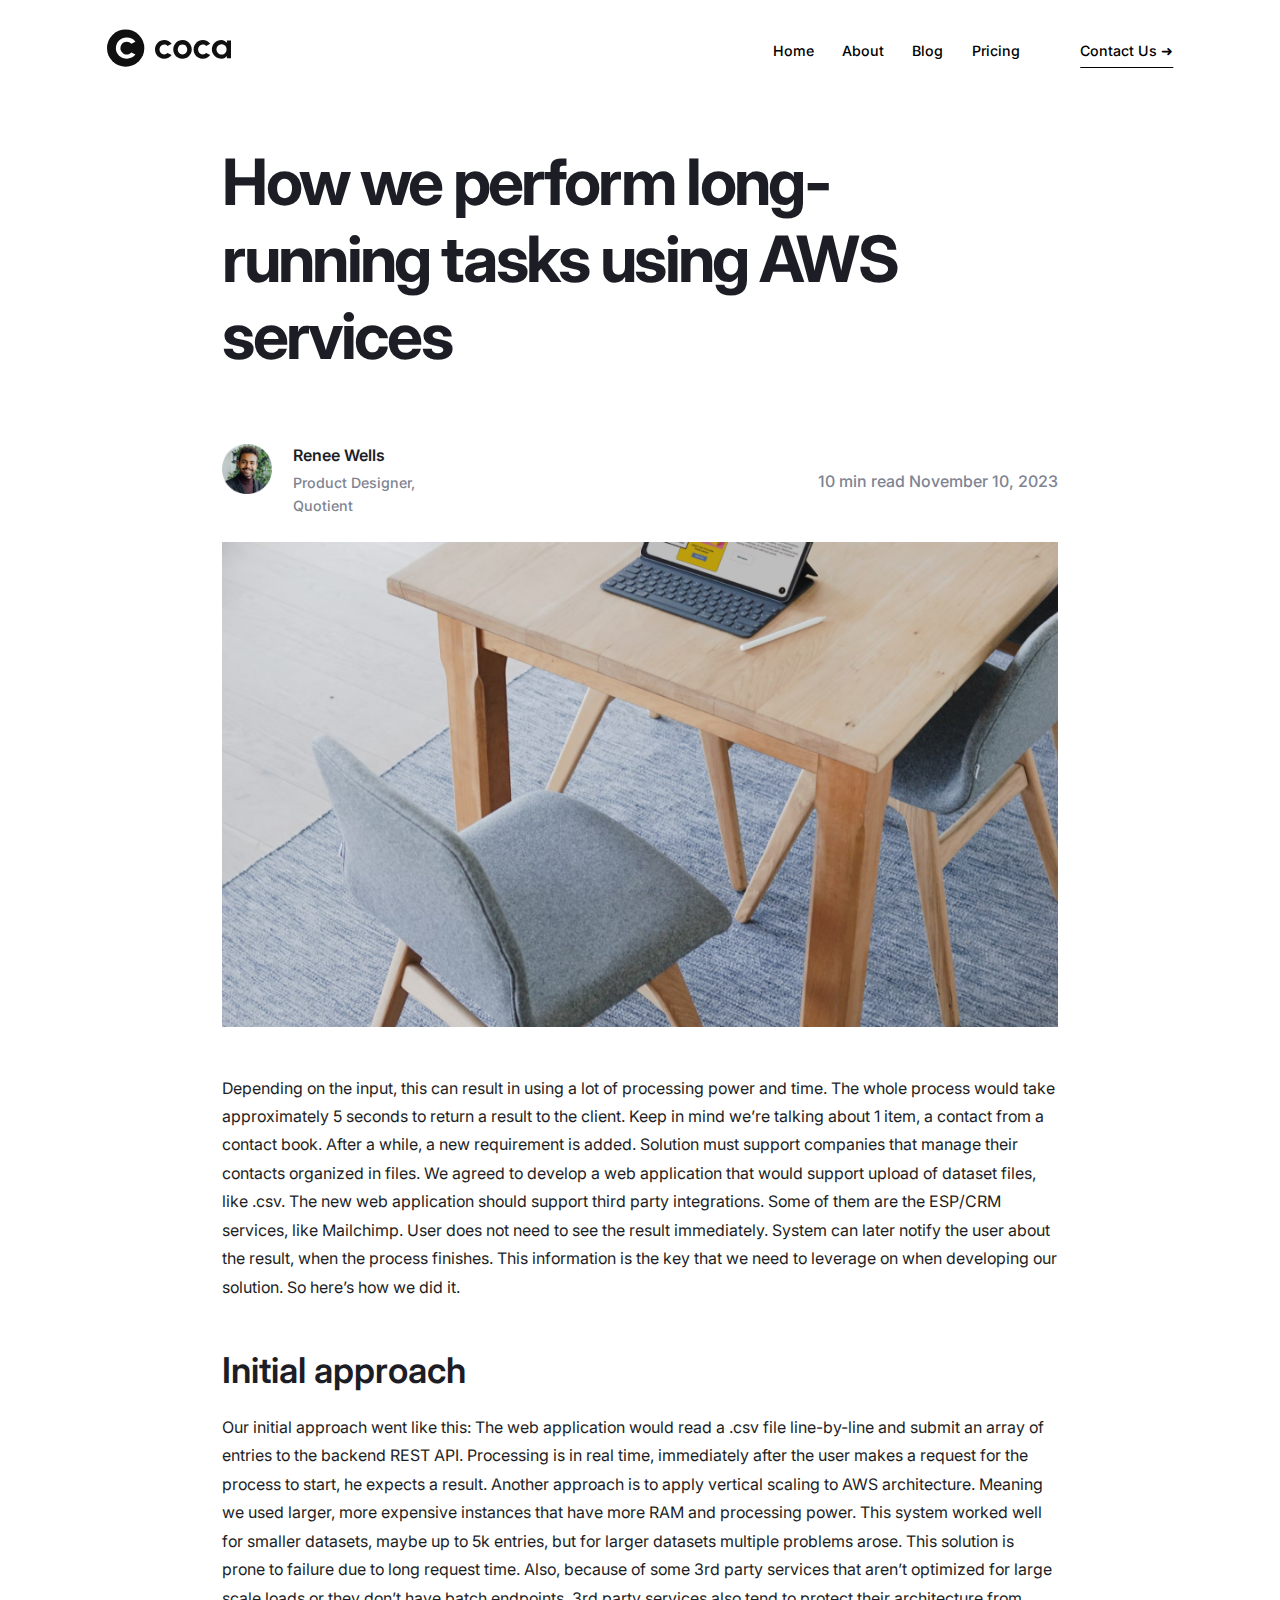
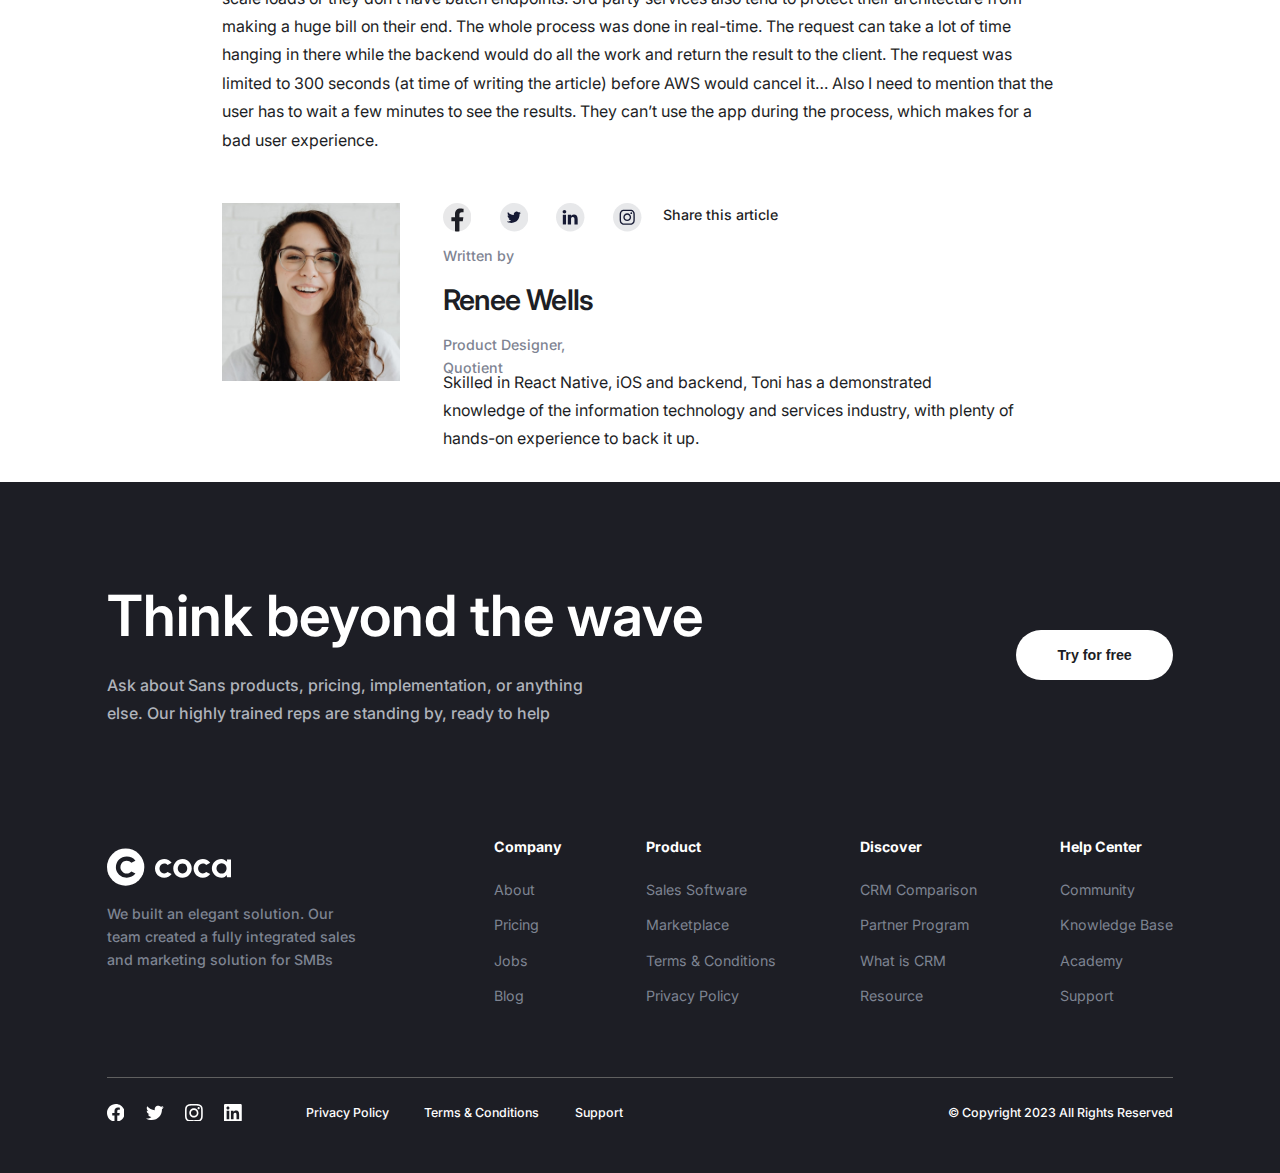
<file: templates/Detail-Blog.html>
<!DOCTYPE html>
<html lang="en">
<head>
	<meta charset="UTF-8">
	<meta name="viewport" content="width=device-width, initial-scale=1.0">
	<link rel="stylesheet" href="../styles/main.css">
   <link rel="stylesheet" href="../styles/Detail-bloh.css">
	<link rel="icon" type="image/png" href="../src/img/favicon.png">
   <title>Coca - Digital Marketing</title>
</head>
<body>

	<header>
		<svg width="140" height="66" viewBox="0 0 140 66" fill="none" xmlns="http://www.w3.org/2000/svg">
			 <path d="M68.1455 35.9848L72.722 38.3558C71.7651 39.6044 70.5655 40.6072 69.1232 41.3643C67.6809 42.1214 66.1069 42.5 64.4011 42.5C62.4873 42.5 60.7399 42.0285 59.159 41.0854C57.5919 40.1423 56.3368 38.8805 55.3937 37.2998C54.4646 35.7059 54 33.9459 54 32.0199C54 30.5588 54.2704 29.1973 54.8113 27.9355C55.3521 26.6603 56.0941 25.5446 57.0371 24.5882C57.994 23.6186 59.1035 22.8615 60.3655 22.3169C61.6275 21.7723 62.9727 21.5 64.4011 21.5C66.1069 21.5 67.6809 21.8786 69.1232 22.6357C70.5655 23.3928 71.7651 24.4089 72.722 25.6841L68.1455 28.0351C67.6601 27.5038 67.0846 27.092 66.4189 26.7998C65.7671 26.5076 65.0945 26.3615 64.4011 26.3615C63.4026 26.3615 62.5012 26.6271 61.6968 27.1584C60.8925 27.6765 60.2545 28.3672 59.783 29.2305C59.3115 30.0806 59.0757 31.0104 59.0757 32.0199C59.0757 33.0161 59.3115 33.9459 59.783 34.8093C60.2545 35.6594 60.8925 36.3435 61.6968 36.8615C62.5012 37.3795 63.4026 37.6385 64.4011 37.6385C65.1223 37.6385 65.8087 37.4924 66.4605 37.2002C67.1123 36.8947 67.674 36.4896 68.1455 35.9848Z" fill="#101010"/>
			 <path d="M84.9596 42.5C83.0458 42.5 81.2984 42.0285 79.7174 41.0854C78.1503 40.1423 76.8952 38.8805 75.9522 37.2998C75.023 35.7059 74.5585 33.9459 74.5585 32.0199C74.5585 30.5588 74.8289 29.1973 75.3697 27.9355C75.9106 26.6603 76.6525 25.5446 77.5956 24.5882C78.5525 23.6186 79.6619 22.8615 80.9239 22.3169C82.1859 21.7723 83.5312 21.5 84.9596 21.5C86.8734 21.5 88.6138 21.9715 90.1809 22.9146C91.7619 23.8577 93.017 25.1262 93.9461 26.7201C94.8892 28.314 95.3607 30.0806 95.3607 32.0199C95.3607 33.4677 95.0903 34.8226 94.5494 36.0844C94.0085 37.3463 93.2597 38.4621 92.3028 39.4317C91.3597 40.388 90.2572 41.1385 88.9952 41.6831C87.7471 42.2277 86.4019 42.5 84.9596 42.5ZM84.9596 37.6385C85.9719 37.6385 86.8803 37.3795 87.6847 36.8615C88.489 36.3435 89.12 35.6594 89.5777 34.8093C90.0492 33.9592 90.2849 33.0294 90.2849 32.0199C90.2849 30.9839 90.0422 30.0408 89.5569 29.1907C89.0853 28.3273 88.4405 27.6433 87.6223 27.1385C86.8179 26.6205 85.9303 26.3615 84.9596 26.3615C83.9611 26.3615 83.0596 26.6205 82.2553 27.1385C81.4509 27.6565 80.813 28.3472 80.3415 29.2106C79.87 30.074 79.6342 31.0104 79.6342 32.0199C79.6342 33.0693 79.8769 34.019 80.3623 34.8691C80.8477 35.7192 81.4925 36.3966 82.2969 36.9013C83.1151 37.3928 84.0027 37.6385 84.9596 37.6385Z" fill="#101010"/>
			 <path d="M111.578 35.9848L116.155 38.3558C115.198 39.6044 113.998 40.6072 112.556 41.3643C111.114 42.1214 109.54 42.5 107.834 42.5C105.92 42.5 104.173 42.0285 102.592 41.0854C101.025 40.1423 99.7696 38.8805 98.8265 37.2998C97.8974 35.7059 97.4328 33.9459 97.4328 32.0199C97.4328 30.5588 97.7032 29.1973 98.2441 27.9355C98.7849 26.6603 99.5269 25.5446 100.47 24.5882C101.427 23.6186 102.536 22.8615 103.798 22.3169C105.06 21.7723 106.405 21.5 107.834 21.5C109.54 21.5 111.114 21.8786 112.556 22.6357C113.998 23.3928 115.198 24.4089 116.155 25.6841L111.578 28.0351C111.093 27.5038 110.517 27.092 109.852 26.7998C109.2 26.5076 108.527 26.3615 107.834 26.3615C106.835 26.3615 105.934 26.6271 105.13 27.1584C104.325 27.6765 103.687 28.3672 103.216 29.2305C102.744 30.0806 102.509 31.0104 102.509 32.0199C102.509 33.0161 102.744 33.9459 103.216 34.8093C103.687 35.6594 104.325 36.3435 105.13 36.8615C105.934 37.3795 106.835 37.6385 107.834 37.6385C108.555 37.6385 109.242 37.4924 109.893 37.2002C110.545 36.8947 111.107 36.4896 111.578 35.9848Z" fill="#101010"/>
			 <path d="M134.924 22.0579H140V41.982H134.924L134.695 39.5114C134.127 40.4013 133.371 41.1252 132.428 41.6831C131.499 42.2277 130.396 42.5 129.12 42.5C127.581 42.5 126.139 42.2211 124.794 41.6632C123.448 41.1053 122.263 40.3349 121.236 39.352C120.224 38.3691 119.427 37.2334 118.844 35.945C118.276 34.6565 117.991 33.2751 117.991 31.8008C117.991 30.3795 118.262 29.0446 118.803 27.796C119.357 26.5474 120.127 25.4516 121.112 24.5085C122.096 23.5655 123.233 22.8283 124.523 22.297C125.813 21.7657 127.2 21.5 128.684 21.5C130.057 21.5 131.284 21.7922 132.366 22.3767C133.461 22.9611 134.39 23.7049 135.153 24.6082L134.924 22.0579ZM128.996 37.8178C130.077 37.8178 131.034 37.5588 131.866 37.0408C132.698 36.5228 133.35 35.8254 133.822 34.9488C134.293 34.0588 134.529 33.0825 134.529 32.0199C134.529 30.944 134.293 29.9677 133.822 29.0911C133.35 28.2011 132.691 27.4972 131.846 26.9791C131.013 26.4611 130.063 26.2021 128.996 26.2021C127.928 26.2021 126.95 26.4677 126.062 26.9991C125.189 27.5171 124.488 28.2144 123.961 29.0911C123.448 29.9677 123.192 30.944 123.192 32.0199C123.192 33.0958 123.455 34.0721 123.982 34.9488C124.509 35.8254 125.21 36.5228 126.083 37.0408C126.971 37.5588 127.942 37.8178 128.996 37.8178Z" fill="#101010"/>
			 <circle cx="21" cy="30.5" r="21" fill="#101010"/>
			 <path d="M27.4483 35.4412L32 37.741C30.8906 39.1831 29.4794 40.3368 27.7664 41.2021C26.0697 42.0674 24.2262 42.5 22.2358 42.5C19.9844 42.5 17.9288 41.9611 16.069 40.8833C14.2254 39.8055 12.749 38.3634 11.6396 36.5569C10.5465 34.7353 10 32.7239 10 30.5228C10 28.8529 10.3181 27.297 10.9544 25.8548C11.5907 24.3975 12.4635 23.1224 13.5729 22.0294C14.6986 20.9213 16.0037 20.056 17.4883 19.4336C18.9729 18.8112 20.5554 18.5 22.2358 18.5C24.2262 18.5 26.0697 18.9326 27.7664 19.7979C29.4794 20.6632 30.8906 21.8245 32 23.2818L27.4483 25.5816C26.7631 24.8226 25.9637 24.2457 25.0501 23.851C24.1364 23.4412 23.1984 23.2362 22.2358 23.2362C20.898 23.2362 19.6826 23.5778 18.5895 24.2609C17.5128 24.9288 16.6563 25.8169 16.02 26.925C15.4001 28.018 15.0901 29.2173 15.0901 30.5228C15.0901 31.8131 15.4082 33.0123 16.0445 34.1205C16.6808 35.2135 17.5373 36.0939 18.614 36.7619C19.7071 37.4298 20.9143 37.7638 22.2358 37.7638C23.2473 37.7638 24.2099 37.5512 25.1235 37.1262C26.0371 36.7011 26.812 36.1395 27.4483 35.4412Z" fill="white"/>
			 </svg>

			 <span id="navigation">
				  <nav>
					  <a href="../index.html">Home</a>
					  <a href="./about.html">About</a>
					  <a href="#">Blog</a>
					  <a href="./pricing.html">Pricing</a>
				  </nav>
				  <a href="contact.html" class="contact">Contact Us &#10140;</a>
			 </span>

			 <!-- <div class="burger-menu">
				<a href="" class="burger-menu_button" id="burger">
				  <spun class="burger-menu_lines"></spun>
				</a>
				<nav class="burger-menu_nav">
				  <a href="../index.html" class="burger-menu_link">Home</a>
				  <a href="./about.html" class="burger-menu_link">About</a>
				  <a href="./blog.html" class="burger-menu_link">Blog</a>
				  <a href="./pricing.html" class="burger-menu_link">Pricing</a>
				  <a href="./contact.html" class="burger-menu_link">Contact Us &#10140;</a>
				</nav>
				<div class="burger-menu_overlay"></div>
			 </div> -->
  </header>

  <div class="title">
	<h1>How we perform long-running tasks using AWS services</h1>
  </div>

  <div class="body">
	<div class="who">
		<div class="people">
			<img src="../src/img/comentatorAvatar.png" alt="">
			<span>
				<h3>Renee Wells</h3>
				<p>Product Designer, Quotient</p>
			</span>
		</div>
				<p>10 min read  November 10, 2023</p>
	</div>
	<img class="big-img" src="../src/img/bigchair.png" alt="">
	<p>Depending on the input, this can result in using a lot of processing power and time. The whole process would take approximately 5 seconds to return a result to the client. Keep in mind we’re talking about 1 item, a contact from a contact book. After a while, a new requirement is added. Solution must support companies that manage their contacts organized in files. We agreed to develop a web application that would support upload of dataset files, like .csv. The new web application should support third party integrations. Some of them are the ESP/CRM services, like Mailchimp. User does not need to see the result immediately. System can later notify the user about the result, when the process finishes. This information is the key that we need to leverage on when developing our solution. So here’s how we did it.</p>
	<div class="title-text">
		<h1>Initial approach</h1>
		<p>Our initial approach went like this: The web application would read a .csv file line-by-line and submit an array of entries to the backend REST API. Processing is in real time, immediately after the user makes a request for the process to start, he expects a result. Another approach is to apply vertical scaling to AWS architecture. Meaning we used larger, more expensive instances that have more RAM and processing power. This system worked well for smaller datasets, maybe up to 5k entries, but for larger datasets multiple problems arose. This solution is prone to failure due to long request time. Also, because of some 3rd party services that aren’t optimized for large scale loads or they don’t have batch endpoints. 3rd party services also tend to protect their architecture from making a huge bill on their end. The whole process was done in real-time. The request can take a lot of time hanging in there while the backend would do all the work and return the result to the client. The request was limited to 300 seconds (at time of writing the article) before AWS would cancel it… Also I need to mention that the user has to wait a few minutes to see the results. They can’t use the app during the process, which makes for a bad user experience.</p>
	</div>
	<div class="content">
		<img src="../src/img/Avatar.png" alt="">
		<div class="block">
			<div class="articles">
				<div class="article-icons">
					<svg class="facebook" width="32" height="32" viewBox="0 0 32 32" fill="none" xmlns="http://www.w3.org/2000/svg">
						<path class="facebook-bg" opacity="0.1" fill-rule="evenodd" clip-rule="evenodd" d="M0 16C0 7.16344 7.16344 0 16 0C24.8366 0 32 7.16344 32 16C32 24.8366 24.8366 32 16 32C7.16344 32 0 24.8366 0 16Z" fill="#1D1E25"/>
						<path d="M22.2281 20.625L22.9375 16H18.5V13C18.5 11.7344 19.1188 10.5 21.1063 10.5H23.125V6.5625C23.125 6.5625 21.2938 6.25 19.5438 6.25C15.8875 6.25 13.5 8.46563 13.5 12.475V16H9.4375V20.625H13.5V31.8062C14.3156 31.9344 15.15 32 16 32C16.85 32 17.6844 31.9344 18.5 31.8062V20.625H22.2281Z" fill="#1D1E25"/>
					</svg>
					<svg class="twitter" width="32" height="32" viewBox="0 0 32 32" fill="none" xmlns="http://www.w3.org/2000/svg">
						<path class="twitter-bg" opacity="0.1" fill-rule="evenodd" clip-rule="evenodd" d="M0 16C0 7.16344 7.16344 0 16 0C24.8366 0 32 7.16344 32 16C32 24.8366 24.8366 32 16 32C7.16344 32 0 24.8366 0 16Z" fill="#161A34"/>
						<path fill-rule="evenodd" clip-rule="evenodd" d="M15.5208 13.0051L15.5544 13.5587L14.9948 13.4909C12.9579 13.2311 11.1784 12.3498 9.66756 10.8696L8.92891 10.1352L8.73865 10.6776C8.33575 11.8865 8.59316 13.1633 9.43253 14.022C9.8802 14.4965 9.77948 14.5643 9.00725 14.2819C8.73865 14.1915 8.50363 14.1237 8.48124 14.1576C8.4029 14.2367 8.6715 15.2648 8.88414 15.6716C9.17513 16.2365 9.76828 16.7902 10.4174 17.1178L10.9658 17.3777L10.3167 17.389C9.68994 17.389 9.66756 17.4003 9.73471 17.6376C9.95854 18.372 10.8427 19.1516 11.8276 19.4906L12.5214 19.7278L11.9171 20.0894C11.0218 20.6091 9.96973 20.9029 8.91772 20.9255C8.41409 20.9368 8 20.982 8 21.0159C8 21.1289 9.36538 21.7616 10.16 22.0102C12.5438 22.7446 15.3753 22.4282 17.5017 21.1741C19.0126 20.2815 20.5235 18.5076 21.2286 16.7902C21.6091 15.875 21.9896 14.2028 21.9896 13.4006C21.9896 12.8808 22.0232 12.813 22.6499 12.1916C23.0192 11.83 23.3662 11.4346 23.4333 11.3216C23.5452 11.1069 23.534 11.1069 22.9633 11.299C22.012 11.638 21.8777 11.5928 22.3477 11.0843C22.6947 10.7228 23.1088 10.0674 23.1088 9.87536C23.1088 9.84146 22.9409 9.89796 22.7506 9.99964C22.5492 10.1126 22.1015 10.2821 21.7658 10.3838L21.1614 10.5759L20.613 10.203C20.3108 9.99964 19.8856 9.77367 19.6617 9.70588C19.0909 9.5477 18.218 9.57029 17.7032 9.75107C16.3042 10.2595 15.4201 11.5702 15.5208 13.0051Z" fill="#161A34"/>
					</svg>
					<svg class="in" width="32" height="32" viewBox="0 0 32 32" fill="none" xmlns="http://www.w3.org/2000/svg">
						<path class="in-bg" opacity="0.1" fill-rule="evenodd" clip-rule="evenodd" d="M0 16C0 7.16344 7.16344 0 16 0C24.8366 0 32 7.16344 32 16C32 24.8366 24.8366 32 16 32C7.16344 32 0 24.8366 0 16Z" fill="#161A34"/>
						<path d="M11.546 9.8818C11.5224 8.8136 10.7586 8 9.51815 8C8.27774 8 7.4668 8.8136 7.4668 9.8818C7.4668 10.9279 8.25377 11.7649 9.47108 11.7649H9.49426C10.7586 11.7649 11.546 10.9279 11.546 9.8818Z" fill="#161A34"/>
						<path d="M11.3072 13.252H7.68121V24.1464H11.3072V13.252Z" fill="#161A34"/>
						<path d="M20.2089 12.9961C22.5949 12.9961 24.3837 14.5535 24.3837 17.8998L24.3836 24.1464H20.7578V18.3178C20.7578 16.8538 20.2331 15.8548 18.9205 15.8548C17.9187 15.8548 17.3221 16.5283 17.06 17.1788C16.9641 17.4119 16.9406 17.7367 16.9406 18.0623V24.1467H13.3142C13.3142 24.1467 13.362 14.2745 13.3142 13.2522H16.9406V14.7953C17.4218 14.0535 18.2838 12.9961 20.2089 12.9961Z" fill="#161A34"/>
					</svg>
					<svg class="inst" width="32" height="32" viewBox="0 0 32 32" fill="none" xmlns="http://www.w3.org/2000/svg">
						<path class="inst-bg" opacity="0.1" fill-rule="evenodd" clip-rule="evenodd" d="M0 16C0 7.16344 7.16344 0 16 0C24.8366 0 32 7.16344 32 16C32 24.8366 24.8366 32 16 32C7.16344 32 0 24.8366 0 16Z" fill="#161A34"/>
						<path fill-rule="evenodd" clip-rule="evenodd" d="M16.0009 7.46655C13.6834 7.46655 13.3925 7.47669 12.4823 7.51811C11.5739 7.55971 10.9538 7.70353 10.4112 7.91456C9.84993 8.13252 9.37384 8.42407 8.89952 8.89857C8.42485 9.37288 8.13329 9.84898 7.91462 10.41C7.70307 10.9528 7.55906 11.5731 7.51818 12.4812C7.47746 13.3914 7.4668 13.6824 7.4668 16C7.4668 18.3175 7.47711 18.6075 7.51835 19.5177C7.56013 20.4262 7.70395 21.0462 7.9148 21.5888C8.13294 22.1501 8.4245 22.6262 8.89899 23.1005C9.37313 23.5752 9.84922 23.8674 10.4101 24.0854C10.9531 24.2964 11.5733 24.4402 12.4816 24.4818C13.3918 24.5233 13.6825 24.5334 15.9999 24.5334C18.3176 24.5334 18.6075 24.5233 19.5178 24.4818C20.4262 24.4402 21.047 24.2964 21.59 24.0854C22.151 23.8674 22.6264 23.5752 23.1006 23.1005C23.5752 22.6262 23.8668 22.1501 24.0855 21.589C24.2952 21.0462 24.4392 20.426 24.4819 19.5179C24.5228 18.6076 24.5335 18.3175 24.5335 16C24.5335 13.6824 24.5228 13.3916 24.4819 12.4814C24.4392 11.5729 24.2952 10.9528 24.0855 10.4102C23.8668 9.84898 23.5752 9.37288 23.1006 8.89857C22.6259 8.4239 22.1512 8.13234 21.5894 7.91456C21.0454 7.70353 20.425 7.55971 19.5165 7.51811C18.6063 7.47669 18.3165 7.46655 15.9983 7.46655H16.0009ZM15.2354 9.00432C15.4626 9.00397 15.7161 9.00432 16.0009 9.00432C18.2793 9.00432 18.5494 9.0125 19.4491 9.05339C20.2811 9.09143 20.7327 9.23046 21.0335 9.34726C21.4317 9.50193 21.7156 9.68682 22.0141 9.98549C22.3128 10.2842 22.4977 10.5686 22.6527 10.9668C22.7695 11.2673 22.9087 11.7188 22.9466 12.5508C22.9875 13.4504 22.9963 13.7206 22.9963 15.998C22.9963 18.2754 22.9875 18.5456 22.9466 19.4451C22.9085 20.2772 22.7695 20.7287 22.6527 21.0292C22.498 21.4274 22.3128 21.7109 22.0141 22.0094C21.7154 22.3081 21.4319 22.493 21.0335 22.6477C20.733 22.765 20.2811 22.9037 19.4491 22.9417C18.5495 22.9826 18.2793 22.9915 16.0009 22.9915C13.7223 22.9915 13.4522 22.9826 12.5527 22.9417C11.7207 22.9033 11.2691 22.7643 10.9681 22.6475C10.5699 22.4928 10.2855 22.3079 9.98679 22.0093C9.68812 21.7106 9.50323 21.4269 9.3482 21.0284C9.2314 20.728 9.0922 20.2764 9.05433 19.4444C9.01344 18.5449 9.00527 18.2746 9.00527 15.9959C9.00527 13.7171 9.01344 13.4483 9.05433 12.5487C9.09238 11.7167 9.2314 11.2651 9.3482 10.9643C9.50287 10.5661 9.68812 10.2817 9.98679 9.983C10.2855 9.68433 10.5699 9.49944 10.9681 9.34441C11.2689 9.22708 11.7207 9.08841 12.5527 9.05019C13.3399 9.01463 13.645 9.00397 15.2354 9.00219V9.00432ZM20.556 10.4212C19.9906 10.4212 19.532 10.8794 19.532 11.4449C19.532 12.0102 19.9906 12.4689 20.556 12.4689C21.1213 12.4689 21.58 12.0102 21.58 11.4449C21.58 10.8795 21.1213 10.4212 20.556 10.4212ZM16.0009 11.6177C13.5808 11.6177 11.6187 13.5798 11.6187 16C11.6187 18.4201 13.5808 20.3813 16.0009 20.3813C18.4211 20.3813 20.3825 18.4201 20.3825 16C20.3825 13.5798 18.4211 11.6177 16.0009 11.6177ZM16.0009 13.1555C17.5718 13.1555 18.8454 14.4289 18.8454 16C18.8454 17.5708 17.5718 18.8444 16.0009 18.8444C14.4299 18.8444 13.1564 17.5708 13.1564 16C13.1564 14.4289 14.4299 13.1555 16.0009 13.1555Z" fill="#161A34"/>
					</svg>
				</div>
				<h5>Share this article</h5>
			</div>
			<div class="text-block">
				<div class="who-written">
					<p>Written by</p>
					<h1>Renee Wells</h1>
					<p>Product Designer, Quotient</p>
				</div>
				<h4>Skilled in React Native, iOS and backend, Toni has a demonstrated knowledge of the information technology and services industry, with plenty of hands-on experience to back it up.</h4>
			</div>
		</div>
	</div>
  </div>

  <footer>
	<div class="gap">
		<span>
			<h1>Think beyond the wave</h1>
			<h3>Ask about Sans products, pricing, implementation, or anything else. Our highly trained reps are standing by, ready to help</h3>
		</span>
		<button>Try for free</button>
	</div>
	<div class="naviation">
		<svg class="logo" width="140" height="66" viewBox="0 0 140 66" fill="none" xmlns="http://www.w3.org/2000/svg">
			<path d="M68.1455 35.9848L72.722 38.3558C71.7651 39.6044 70.5655 40.6072 69.1232 41.3643C67.6809 42.1214 66.1069 42.5 64.4011 42.5C62.4873 42.5 60.7399 42.0285 59.159 41.0854C57.5919 40.1423 56.3368 38.8805 55.3937 37.2998C54.4646 35.7059 54 33.9459 54 32.0199C54 30.5588 54.2704 29.1973 54.8113 27.9355C55.3521 26.6603 56.0941 25.5446 57.0371 24.5882C57.994 23.6186 59.1035 22.8615 60.3655 22.3169C61.6275 21.7723 62.9727 21.5 64.4011 21.5C66.1069 21.5 67.6809 21.8786 69.1232 22.6357C70.5655 23.3928 71.7651 24.4089 72.722 25.6841L68.1455 28.0351C67.6601 27.5038 67.0846 27.092 66.4189 26.7998C65.7671 26.5076 65.0945 26.3615 64.4011 26.3615C63.4026 26.3615 62.5012 26.6271 61.6968 27.1584C60.8925 27.6765 60.2545 28.3672 59.783 29.2305C59.3115 30.0806 59.0757 31.0104 59.0757 32.0199C59.0757 33.0161 59.3115 33.9459 59.783 34.8093C60.2545 35.6594 60.8925 36.3435 61.6968 36.8615C62.5012 37.3795 63.4026 37.6385 64.4011 37.6385C65.1223 37.6385 65.8087 37.4924 66.4605 37.2002C67.1123 36.8947 67.674 36.4896 68.1455 35.9848Z" fill="#fff"/>
			<path d="M84.9596 42.5C83.0458 42.5 81.2984 42.0285 79.7174 41.0854C78.1503 40.1423 76.8952 38.8805 75.9522 37.2998C75.023 35.7059 74.5585 33.9459 74.5585 32.0199C74.5585 30.5588 74.8289 29.1973 75.3697 27.9355C75.9106 26.6603 76.6525 25.5446 77.5956 24.5882C78.5525 23.6186 79.6619 22.8615 80.9239 22.3169C82.1859 21.7723 83.5312 21.5 84.9596 21.5C86.8734 21.5 88.6138 21.9715 90.1809 22.9146C91.7619 23.8577 93.017 25.1262 93.9461 26.7201C94.8892 28.314 95.3607 30.0806 95.3607 32.0199C95.3607 33.4677 95.0903 34.8226 94.5494 36.0844C94.0085 37.3463 93.2597 38.4621 92.3028 39.4317C91.3597 40.388 90.2572 41.1385 88.9952 41.6831C87.7471 42.2277 86.4019 42.5 84.9596 42.5ZM84.9596 37.6385C85.9719 37.6385 86.8803 37.3795 87.6847 36.8615C88.489 36.3435 89.12 35.6594 89.5777 34.8093C90.0492 33.9592 90.2849 33.0294 90.2849 32.0199C90.2849 30.9839 90.0422 30.0408 89.5569 29.1907C89.0853 28.3273 88.4405 27.6433 87.6223 27.1385C86.8179 26.6205 85.9303 26.3615 84.9596 26.3615C83.9611 26.3615 83.0596 26.6205 82.2553 27.1385C81.4509 27.6565 80.813 28.3472 80.3415 29.2106C79.87 30.074 79.6342 31.0104 79.6342 32.0199C79.6342 33.0693 79.8769 34.019 80.3623 34.8691C80.8477 35.7192 81.4925 36.3966 82.2969 36.9013C83.1151 37.3928 84.0027 37.6385 84.9596 37.6385Z" fill="#fff"/>
			<path d="M111.578 35.9848L116.155 38.3558C115.198 39.6044 113.998 40.6072 112.556 41.3643C111.114 42.1214 109.54 42.5 107.834 42.5C105.92 42.5 104.173 42.0285 102.592 41.0854C101.025 40.1423 99.7696 38.8805 98.8265 37.2998C97.8974 35.7059 97.4328 33.9459 97.4328 32.0199C97.4328 30.5588 97.7032 29.1973 98.2441 27.9355C98.7849 26.6603 99.5269 25.5446 100.47 24.5882C101.427 23.6186 102.536 22.8615 103.798 22.3169C105.06 21.7723 106.405 21.5 107.834 21.5C109.54 21.5 111.114 21.8786 112.556 22.6357C113.998 23.3928 115.198 24.4089 116.155 25.6841L111.578 28.0351C111.093 27.5038 110.517 27.092 109.852 26.7998C109.2 26.5076 108.527 26.3615 107.834 26.3615C106.835 26.3615 105.934 26.6271 105.13 27.1584C104.325 27.6765 103.687 28.3672 103.216 29.2305C102.744 30.0806 102.509 31.0104 102.509 32.0199C102.509 33.0161 102.744 33.9459 103.216 34.8093C103.687 35.6594 104.325 36.3435 105.13 36.8615C105.934 37.3795 106.835 37.6385 107.834 37.6385C108.555 37.6385 109.242 37.4924 109.893 37.2002C110.545 36.8947 111.107 36.4896 111.578 35.9848Z" fill="#fff"/>
			<path d="M134.924 22.0579H140V41.982H134.924L134.695 39.5114C134.127 40.4013 133.371 41.1252 132.428 41.6831C131.499 42.2277 130.396 42.5 129.12 42.5C127.581 42.5 126.139 42.2211 124.794 41.6632C123.448 41.1053 122.263 40.3349 121.236 39.352C120.224 38.3691 119.427 37.2334 118.844 35.945C118.276 34.6565 117.991 33.2751 117.991 31.8008C117.991 30.3795 118.262 29.0446 118.803 27.796C119.357 26.5474 120.127 25.4516 121.112 24.5085C122.096 23.5655 123.233 22.8283 124.523 22.297C125.813 21.7657 127.2 21.5 128.684 21.5C130.057 21.5 131.284 21.7922 132.366 22.3767C133.461 22.9611 134.39 23.7049 135.153 24.6082L134.924 22.0579ZM128.996 37.8178C130.077 37.8178 131.034 37.5588 131.866 37.0408C132.698 36.5228 133.35 35.8254 133.822 34.9488C134.293 34.0588 134.529 33.0825 134.529 32.0199C134.529 30.944 134.293 29.9677 133.822 29.0911C133.35 28.2011 132.691 27.4972 131.846 26.9791C131.013 26.4611 130.063 26.2021 128.996 26.2021C127.928 26.2021 126.95 26.4677 126.062 26.9991C125.189 27.5171 124.488 28.2144 123.961 29.0911C123.448 29.9677 123.192 30.944 123.192 32.0199C123.192 33.0958 123.455 34.0721 123.982 34.9488C124.509 35.8254 125.21 36.5228 126.083 37.0408C126.971 37.5588 127.942 37.8178 128.996 37.8178Z" fill="#fff"/>
			<circle cx="21" cy="30.5" r="21" fill="#fff"/>
			<path d="M27.4483 35.4412L32 37.741C30.8906 39.1831 29.4794 40.3368 27.7664 41.2021C26.0697 42.0674 24.2262 42.5 22.2358 42.5C19.9844 42.5 17.9288 41.9611 16.069 40.8833C14.2254 39.8055 12.749 38.3634 11.6396 36.5569C10.5465 34.7353 10 32.7239 10 30.5228C10 28.8529 10.3181 27.297 10.9544 25.8548C11.5907 24.3975 12.4635 23.1224 13.5729 22.0294C14.6986 20.9213 16.0037 20.056 17.4883 19.4336C18.9729 18.8112 20.5554 18.5 22.2358 18.5C24.2262 18.5 26.0697 18.9326 27.7664 19.7979C29.4794 20.6632 30.8906 21.8245 32 23.2818L27.4483 25.5816C26.7631 24.8226 25.9637 24.2457 25.0501 23.851C24.1364 23.4412 23.1984 23.2362 22.2358 23.2362C20.898 23.2362 19.6826 23.5778 18.5895 24.2609C17.5128 24.9288 16.6563 25.8169 16.02 26.925C15.4001 28.018 15.0901 29.2173 15.0901 30.5228C15.0901 31.8131 15.4082 33.0123 16.0445 34.1205C16.6808 35.2135 17.5373 36.0939 18.614 36.7619C19.7071 37.4298 20.9143 37.7638 22.2358 37.7638C23.2473 37.7638 24.2099 37.5512 25.1235 37.1262C26.0371 36.7011 26.812 36.1395 27.4483 35.4412Z" fill="#1D1E25"/>
			</svg>
			<h4>We built an elegant solution. Our team created a fully integrated sales and marketing solution for SMBs</h4>
			<div class="nav-grid">
				<div class="block">
					<b>Company</b>
					<span>
						<a href="about.html">About</a>
						<a href="pricing.html">Pricing</a>
						<a href="#">Jobs</a>
						<a href="blog.html">Blog</a>
					</span>
				</div>
				<div class="block">
					<b>Product</b>
					<span>
						<a href="#">Sales Software</a>
						<a href="#">Marketplace</a>
						<a href="#">Terms & Conditions</a>
						<a href="#">Privacy Policy</a>
					</span>
				</div>
				<div class="block">
					<b>Discover</b>
					<span>
						<a href="#">CRM Comparison</a>
						<a href="#">Partner Program</a>
						<a href="#">What is CRM</a>
						<a href="#">Resource</a>
					</span>
				</div>
				<div class="block">
					<b>Help Center</b>
					<span>
						<a href="#">Community</a>
						<a href="#">Knowledge Base</a>
						<a href="#">Academy</a>
						<a href="#">Support</a>
					</span>
				</div>
			</div>
			<div class="line"></div>
			<div class="bottom">
				<div class="bottom-content">
					<div class="social-media">
						<svg class="facebook" width="20" height="20" viewBox="0 0 20 20" fill="none" xmlns="http://www.w3.org/2000/svg">
							<path d="M20 10C20 4.47715 15.5229 0 10 0C4.47715 0 0 4.47715 0 10C0 14.9912 3.65684 19.1283 8.4375 19.8785V12.8906H5.89844V10H8.4375V7.79688C8.4375 5.29063 9.93047 3.90625 12.2146 3.90625C13.3084 3.90625 14.4531 4.10156 14.4531 4.10156V6.5625H13.1922C11.95 6.5625 11.5625 7.3334 11.5625 8.125V10H14.3359L13.8926 12.8906H11.5625V19.8785C16.3432 19.1283 20 14.9912 20 10Z" fill="white"/>
						</svg>
						<svg class="twitter" width="20" height="18" viewBox="0 0 20 18" fill="none" xmlns="http://www.w3.org/2000/svg">
							<path d="M6.2918 17.1251C13.8371 17.1251 17.9652 10.8724 17.9652 5.45167C17.9652 5.27589 17.9613 5.0962 17.9535 4.92042C18.7566 4.33967 19.4496 3.62033 20 2.7962C19.2521 3.12896 18.458 3.34627 17.6449 3.44074C18.5011 2.92755 19.1421 2.12135 19.4492 1.17159C18.6438 1.64892 17.763 1.98563 16.8445 2.1673C16.2257 1.50976 15.4075 1.07439 14.5164 0.928498C13.6253 0.78261 12.711 0.934331 11.9148 1.3602C11.1186 1.78607 10.4848 2.46238 10.1115 3.28455C9.73825 4.10672 9.64619 5.02897 9.84961 5.9087C8.21874 5.82686 6.62328 5.40321 5.16665 4.6652C3.71002 3.9272 2.42474 2.89132 1.39414 1.62472C0.870333 2.52782 0.710047 3.59649 0.945859 4.61353C1.18167 5.63057 1.79589 6.51966 2.66367 7.10011C2.01219 7.07943 1.37498 6.90402 0.804688 6.58839V6.63917C0.804104 7.58691 1.13175 8.50561 1.73192 9.2391C2.3321 9.97258 3.16777 10.4756 4.09687 10.6626C3.49338 10.8277 2.85999 10.8518 2.2457 10.7329C2.50788 11.548 3.01798 12.2609 3.70481 12.7721C4.39164 13.2833 5.22093 13.5673 6.07695 13.5845C4.62369 14.726 2.82848 15.3452 0.980469 15.3423C0.652739 15.3418 0.325333 15.3217 0 15.2821C1.87738 16.4866 4.06128 17.1263 6.2918 17.1251Z" fill="white"/>
						</svg>
						<svg class="inst" width="20" height="20" viewBox="0 0 20 20" fill="none" xmlns="http://www.w3.org/2000/svg">
							<path d="M10 1.80078C12.6719 1.80078 12.9883 1.8125 14.0391 1.85937C15.0156 1.90234 15.543 2.06641 15.8945 2.20313C16.3594 2.38281 16.6953 2.60156 17.043 2.94922C17.3945 3.30078 17.6094 3.63281 17.7891 4.09766C17.9258 4.44922 18.0898 4.98047 18.1328 5.95312C18.1797 7.00781 18.1914 7.32422 18.1914 9.99219C18.1914 12.6641 18.1797 12.9805 18.1328 14.0313C18.0898 15.0078 17.9258 15.5352 17.7891 15.8867C17.6094 16.3516 17.3906 16.6875 17.043 17.0352C16.6914 17.3867 16.3594 17.6016 15.8945 17.7813C15.543 17.918 15.0117 18.082 14.0391 18.125C12.9844 18.1719 12.668 18.1836 10 18.1836C7.32813 18.1836 7.01172 18.1719 5.96094 18.125C4.98438 18.082 4.45703 17.918 4.10547 17.7813C3.64063 17.6016 3.30469 17.3828 2.95703 17.0352C2.60547 16.6836 2.39063 16.3516 2.21094 15.8867C2.07422 15.5352 1.91016 15.0039 1.86719 14.0313C1.82031 12.9766 1.80859 12.6602 1.80859 9.99219C1.80859 7.32031 1.82031 7.00391 1.86719 5.95312C1.91016 4.97656 2.07422 4.44922 2.21094 4.09766C2.39063 3.63281 2.60938 3.29688 2.95703 2.94922C3.30859 2.59766 3.64063 2.38281 4.10547 2.20313C4.45703 2.06641 4.98828 1.90234 5.96094 1.85937C7.01172 1.8125 7.32813 1.80078 10 1.80078ZM10 0C7.28516 0 6.94531 0.0117187 5.87891 0.0585938C4.81641 0.105469 4.08594 0.277344 3.45313 0.523438C2.79297 0.78125 2.23438 1.12109 1.67969 1.67969C1.12109 2.23438 0.78125 2.79297 0.523438 3.44922C0.277344 4.08594 0.105469 4.8125 0.0585938 5.875C0.0117188 6.94531 0 7.28516 0 10C0 12.7148 0.0117188 13.0547 0.0585938 14.1211C0.105469 15.1836 0.277344 15.9141 0.523438 16.5469C0.78125 17.207 1.12109 17.7656 1.67969 18.3203C2.23438 18.875 2.79297 19.2188 3.44922 19.4727C4.08594 19.7188 4.8125 19.8906 5.875 19.9375C6.94141 19.9844 7.28125 19.9961 9.99609 19.9961C12.7109 19.9961 13.0508 19.9844 14.1172 19.9375C15.1797 19.8906 15.9102 19.7188 16.543 19.4727C17.1992 19.2188 17.7578 18.875 18.3125 18.3203C18.8672 17.7656 19.2109 17.207 19.4648 16.5508C19.7109 15.9141 19.8828 15.1875 19.9297 14.125C19.9766 13.0586 19.9883 12.7188 19.9883 10.0039C19.9883 7.28906 19.9766 6.94922 19.9297 5.88281C19.8828 4.82031 19.7109 4.08984 19.4648 3.45703C19.2188 2.79297 18.8789 2.23438 18.3203 1.67969C17.7656 1.125 17.207 0.78125 16.5508 0.527344C15.9141 0.28125 15.1875 0.109375 14.125 0.0625C13.0547 0.0117188 12.7148 0 10 0Z" fill="white"/>
							<path d="M10 4.86328C7.16406 4.86328 4.86328 7.16406 4.86328 10C4.86328 12.8359 7.16406 15.1367 10 15.1367C12.8359 15.1367 15.1367 12.8359 15.1367 10C15.1367 7.16406 12.8359 4.86328 10 4.86328ZM10 13.332C8.16016 13.332 6.66797 11.8398 6.66797 10C6.66797 8.16016 8.16016 6.66797 10 6.66797C11.8398 6.66797 13.332 8.16016 13.332 10C13.332 11.8398 11.8398 13.332 10 13.332Z" fill="white"/>
							<path d="M16.5391 4.66016C16.5391 5.32422 16 5.85938 15.3398 5.85938C14.6758 5.85938 14.1406 5.32031 14.1406 4.66016C14.1406 3.99609 14.6797 3.46094 15.3398 3.46094C16 3.46094 16.5391 4 16.5391 4.66016Z" fill="white"/>
						</svg>
						<svg class="IN" width="20" height="20" viewBox="0 0 20 20" fill="none" xmlns="http://www.w3.org/2000/svg">
							<path d="M18.5195 0H1.47656C0.660156 0 0 0.644531 0 1.44141V18.5547C0 19.3516 0.660156 20 1.47656 20H18.5195C19.3359 20 20 19.3516 20 18.5586V1.44141C20 0.644531 19.3359 0 18.5195 0ZM5.93359 17.043H2.96484V7.49609H5.93359V17.043ZM4.44922 6.19531C3.49609 6.19531 2.72656 5.42578 2.72656 4.47656C2.72656 3.52734 3.49609 2.75781 4.44922 2.75781C5.39844 2.75781 6.16797 3.52734 6.16797 4.47656C6.16797 5.42188 5.39844 6.19531 4.44922 6.19531ZM17.043 17.043H14.0781V12.4023C14.0781 11.2969 14.0586 9.87109 12.5352 9.87109C10.9922 9.87109 10.7578 11.0781 10.7578 12.3242V17.043H7.79688V7.49609H10.6406V8.80078H10.6797C11.0742 8.05078 12.043 7.25781 13.4844 7.25781C16.4883 7.25781 17.043 9.23438 17.043 11.8047V17.043Z" fill="white"/>
						</svg>
					</div>
					<div class="footer-links">
						<a href="#">Privacy Policy</a>
						<a href="#">Terms & Conditions</a>
						<a href="#">Support</a>
					</div>
				</div>
				<p>© Copyright 2023 All Rights Reserved</p>
			</div>
	</div>
</footer>

</body>
<script src="//ajax.googleapis.com/ajax/libs/jquery/1.9.1/jquery.min.js"></script>
<script src="../scripts/buttonUp.js"></script>
</html>
</file>
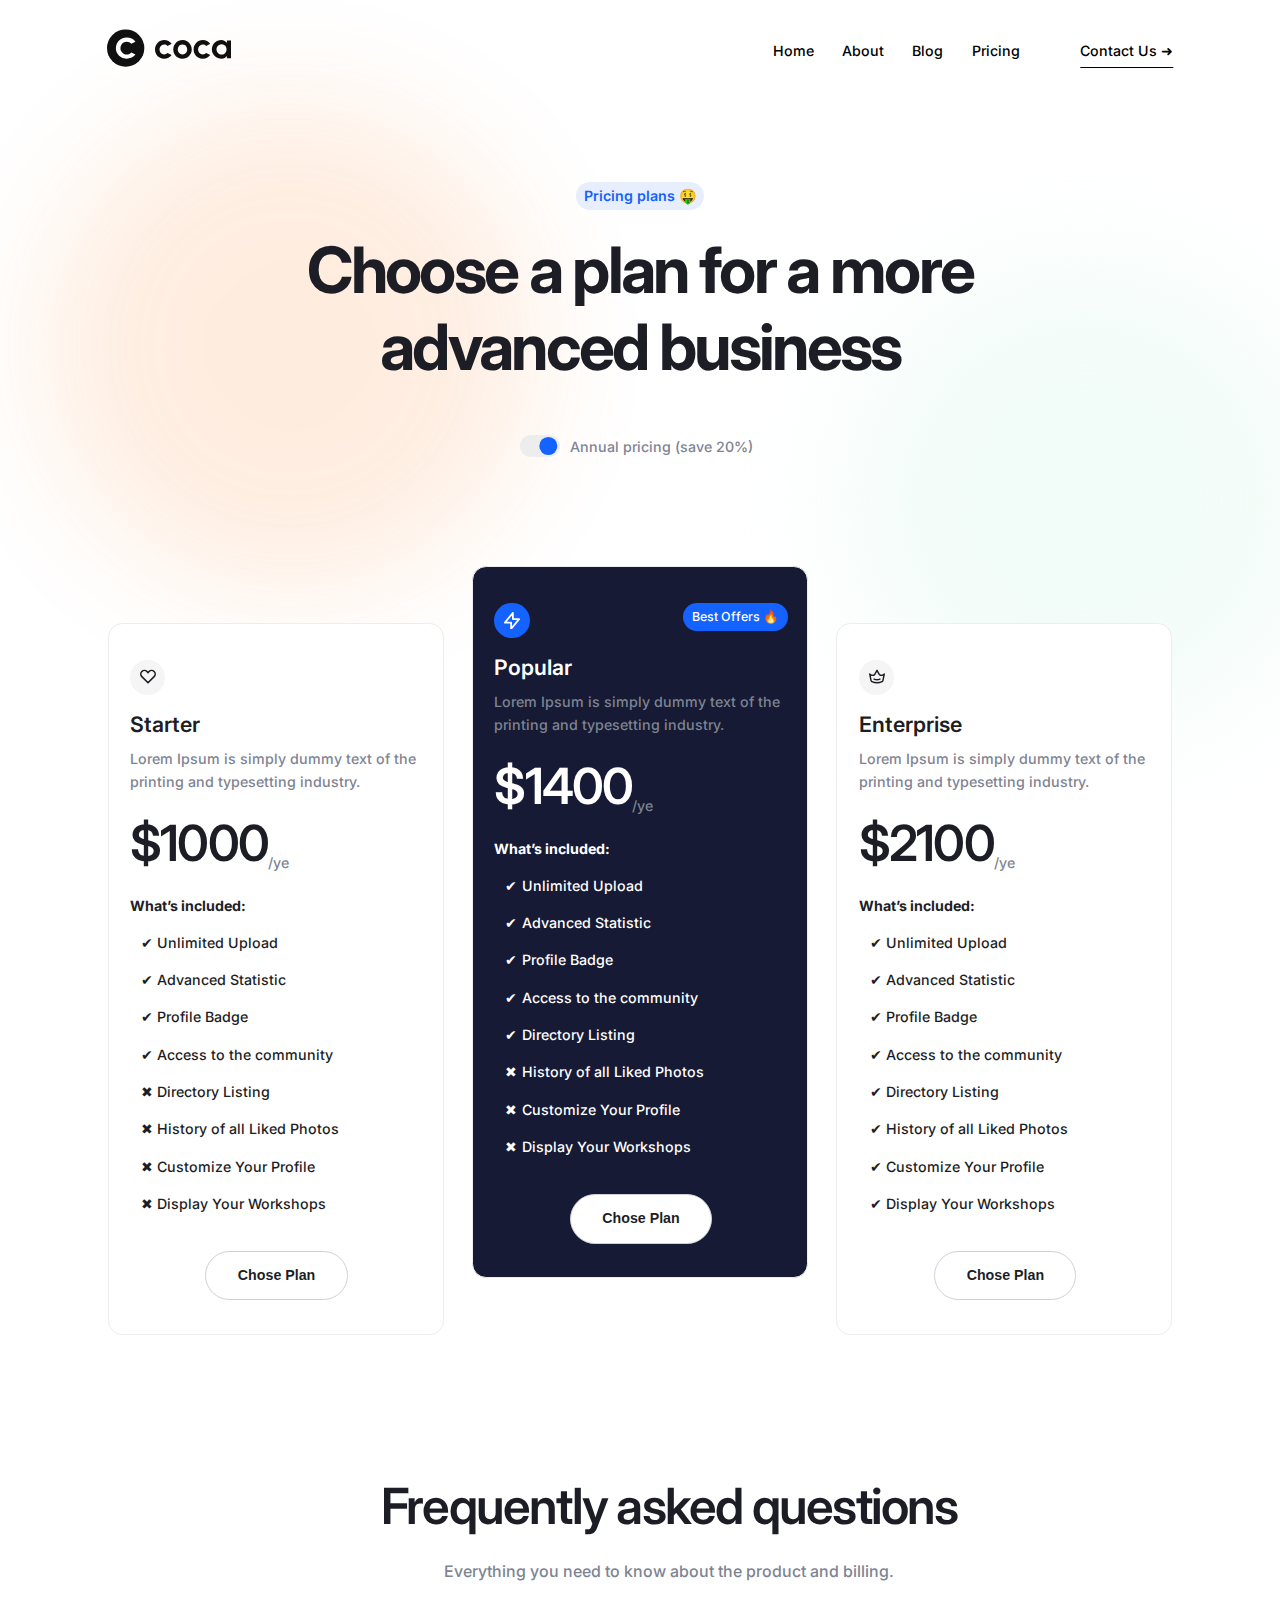
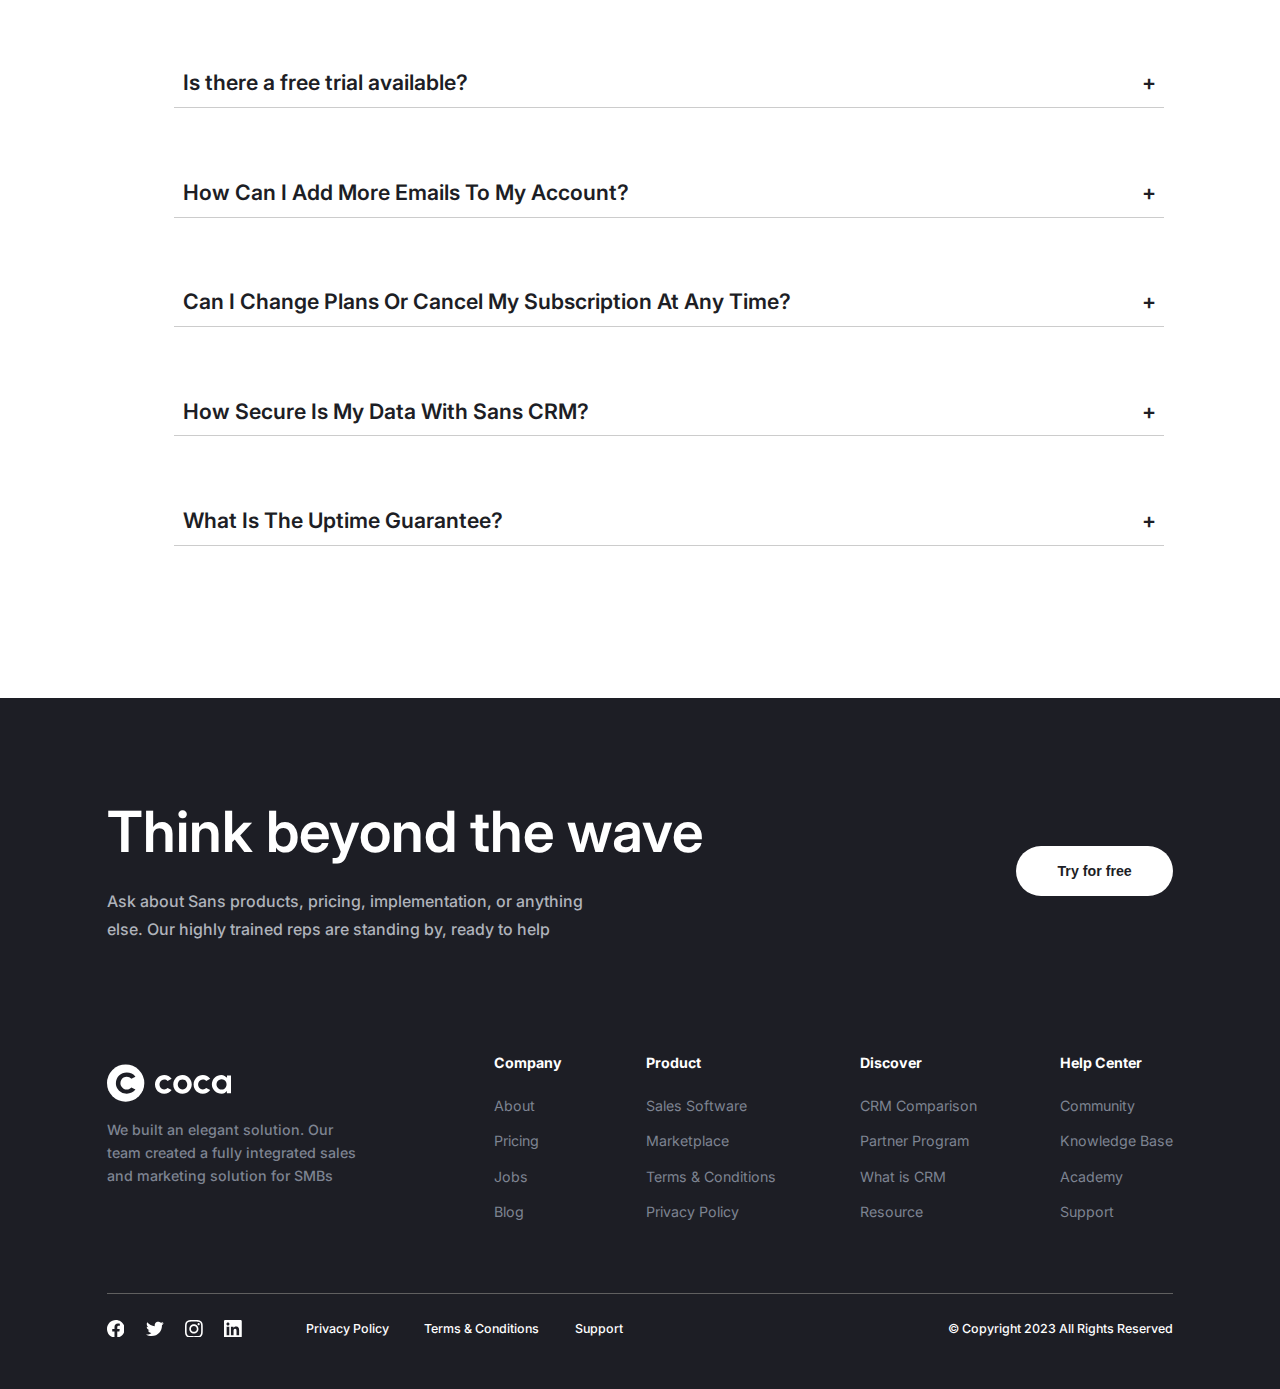
<file: templates/pricing.html>
<!DOCTYPE html>
<html lang="en">
<head>
	<meta charset="UTF-8">
	<meta name="viewport" content="width=device-width, initial-scale=1.0">
	<link rel="stylesheet" href="../styles/main.css">
   <link rel="stylesheet" href="../styles/pricing.css">
	<link rel="icon" type="image/png" href="../src/img/favicon.png">
   <title>Coca - Digital Marketing</title>
</head>
<body>
    <header>
        <svg width="140" height="66" viewBox="0 0 140 66" fill="none" xmlns="http://www.w3.org/2000/svg">
            <path d="M68.1455 35.9848L72.722 38.3558C71.7651 39.6044 70.5655 40.6072 69.1232 41.3643C67.6809 42.1214 66.1069 42.5 64.4011 42.5C62.4873 42.5 60.7399 42.0285 59.159 41.0854C57.5919 40.1423 56.3368 38.8805 55.3937 37.2998C54.4646 35.7059 54 33.9459 54 32.0199C54 30.5588 54.2704 29.1973 54.8113 27.9355C55.3521 26.6603 56.0941 25.5446 57.0371 24.5882C57.994 23.6186 59.1035 22.8615 60.3655 22.3169C61.6275 21.7723 62.9727 21.5 64.4011 21.5C66.1069 21.5 67.6809 21.8786 69.1232 22.6357C70.5655 23.3928 71.7651 24.4089 72.722 25.6841L68.1455 28.0351C67.6601 27.5038 67.0846 27.092 66.4189 26.7998C65.7671 26.5076 65.0945 26.3615 64.4011 26.3615C63.4026 26.3615 62.5012 26.6271 61.6968 27.1584C60.8925 27.6765 60.2545 28.3672 59.783 29.2305C59.3115 30.0806 59.0757 31.0104 59.0757 32.0199C59.0757 33.0161 59.3115 33.9459 59.783 34.8093C60.2545 35.6594 60.8925 36.3435 61.6968 36.8615C62.5012 37.3795 63.4026 37.6385 64.4011 37.6385C65.1223 37.6385 65.8087 37.4924 66.4605 37.2002C67.1123 36.8947 67.674 36.4896 68.1455 35.9848Z" fill="#101010"/>
            <path d="M84.9596 42.5C83.0458 42.5 81.2984 42.0285 79.7174 41.0854C78.1503 40.1423 76.8952 38.8805 75.9522 37.2998C75.023 35.7059 74.5585 33.9459 74.5585 32.0199C74.5585 30.5588 74.8289 29.1973 75.3697 27.9355C75.9106 26.6603 76.6525 25.5446 77.5956 24.5882C78.5525 23.6186 79.6619 22.8615 80.9239 22.3169C82.1859 21.7723 83.5312 21.5 84.9596 21.5C86.8734 21.5 88.6138 21.9715 90.1809 22.9146C91.7619 23.8577 93.017 25.1262 93.9461 26.7201C94.8892 28.314 95.3607 30.0806 95.3607 32.0199C95.3607 33.4677 95.0903 34.8226 94.5494 36.0844C94.0085 37.3463 93.2597 38.4621 92.3028 39.4317C91.3597 40.388 90.2572 41.1385 88.9952 41.6831C87.7471 42.2277 86.4019 42.5 84.9596 42.5ZM84.9596 37.6385C85.9719 37.6385 86.8803 37.3795 87.6847 36.8615C88.489 36.3435 89.12 35.6594 89.5777 34.8093C90.0492 33.9592 90.2849 33.0294 90.2849 32.0199C90.2849 30.9839 90.0422 30.0408 89.5569 29.1907C89.0853 28.3273 88.4405 27.6433 87.6223 27.1385C86.8179 26.6205 85.9303 26.3615 84.9596 26.3615C83.9611 26.3615 83.0596 26.6205 82.2553 27.1385C81.4509 27.6565 80.813 28.3472 80.3415 29.2106C79.87 30.074 79.6342 31.0104 79.6342 32.0199C79.6342 33.0693 79.8769 34.019 80.3623 34.8691C80.8477 35.7192 81.4925 36.3966 82.2969 36.9013C83.1151 37.3928 84.0027 37.6385 84.9596 37.6385Z" fill="#101010"/>
            <path d="M111.578 35.9848L116.155 38.3558C115.198 39.6044 113.998 40.6072 112.556 41.3643C111.114 42.1214 109.54 42.5 107.834 42.5C105.92 42.5 104.173 42.0285 102.592 41.0854C101.025 40.1423 99.7696 38.8805 98.8265 37.2998C97.8974 35.7059 97.4328 33.9459 97.4328 32.0199C97.4328 30.5588 97.7032 29.1973 98.2441 27.9355C98.7849 26.6603 99.5269 25.5446 100.47 24.5882C101.427 23.6186 102.536 22.8615 103.798 22.3169C105.06 21.7723 106.405 21.5 107.834 21.5C109.54 21.5 111.114 21.8786 112.556 22.6357C113.998 23.3928 115.198 24.4089 116.155 25.6841L111.578 28.0351C111.093 27.5038 110.517 27.092 109.852 26.7998C109.2 26.5076 108.527 26.3615 107.834 26.3615C106.835 26.3615 105.934 26.6271 105.13 27.1584C104.325 27.6765 103.687 28.3672 103.216 29.2305C102.744 30.0806 102.509 31.0104 102.509 32.0199C102.509 33.0161 102.744 33.9459 103.216 34.8093C103.687 35.6594 104.325 36.3435 105.13 36.8615C105.934 37.3795 106.835 37.6385 107.834 37.6385C108.555 37.6385 109.242 37.4924 109.893 37.2002C110.545 36.8947 111.107 36.4896 111.578 35.9848Z" fill="#101010"/>
            <path d="M134.924 22.0579H140V41.982H134.924L134.695 39.5114C134.127 40.4013 133.371 41.1252 132.428 41.6831C131.499 42.2277 130.396 42.5 129.12 42.5C127.581 42.5 126.139 42.2211 124.794 41.6632C123.448 41.1053 122.263 40.3349 121.236 39.352C120.224 38.3691 119.427 37.2334 118.844 35.945C118.276 34.6565 117.991 33.2751 117.991 31.8008C117.991 30.3795 118.262 29.0446 118.803 27.796C119.357 26.5474 120.127 25.4516 121.112 24.5085C122.096 23.5655 123.233 22.8283 124.523 22.297C125.813 21.7657 127.2 21.5 128.684 21.5C130.057 21.5 131.284 21.7922 132.366 22.3767C133.461 22.9611 134.39 23.7049 135.153 24.6082L134.924 22.0579ZM128.996 37.8178C130.077 37.8178 131.034 37.5588 131.866 37.0408C132.698 36.5228 133.35 35.8254 133.822 34.9488C134.293 34.0588 134.529 33.0825 134.529 32.0199C134.529 30.944 134.293 29.9677 133.822 29.0911C133.35 28.2011 132.691 27.4972 131.846 26.9791C131.013 26.4611 130.063 26.2021 128.996 26.2021C127.928 26.2021 126.95 26.4677 126.062 26.9991C125.189 27.5171 124.488 28.2144 123.961 29.0911C123.448 29.9677 123.192 30.944 123.192 32.0199C123.192 33.0958 123.455 34.0721 123.982 34.9488C124.509 35.8254 125.21 36.5228 126.083 37.0408C126.971 37.5588 127.942 37.8178 128.996 37.8178Z" fill="#101010"/>
            <circle cx="21" cy="30.5" r="21" fill="#101010"/>
            <path d="M27.4483 35.4412L32 37.741C30.8906 39.1831 29.4794 40.3368 27.7664 41.2021C26.0697 42.0674 24.2262 42.5 22.2358 42.5C19.9844 42.5 17.9288 41.9611 16.069 40.8833C14.2254 39.8055 12.749 38.3634 11.6396 36.5569C10.5465 34.7353 10 32.7239 10 30.5228C10 28.8529 10.3181 27.297 10.9544 25.8548C11.5907 24.3975 12.4635 23.1224 13.5729 22.0294C14.6986 20.9213 16.0037 20.056 17.4883 19.4336C18.9729 18.8112 20.5554 18.5 22.2358 18.5C24.2262 18.5 26.0697 18.9326 27.7664 19.7979C29.4794 20.6632 30.8906 21.8245 32 23.2818L27.4483 25.5816C26.7631 24.8226 25.9637 24.2457 25.0501 23.851C24.1364 23.4412 23.1984 23.2362 22.2358 23.2362C20.898 23.2362 19.6826 23.5778 18.5895 24.2609C17.5128 24.9288 16.6563 25.8169 16.02 26.925C15.4001 28.018 15.0901 29.2173 15.0901 30.5228C15.0901 31.8131 15.4082 33.0123 16.0445 34.1205C16.6808 35.2135 17.5373 36.0939 18.614 36.7619C19.7071 37.4298 20.9143 37.7638 22.2358 37.7638C23.2473 37.7638 24.2099 37.5512 25.1235 37.1262C26.0371 36.7011 26.812 36.1395 27.4483 35.4412Z" fill="white"/>
            </svg>

            <span>
                <nav>
                   <a href="../index.html">Home</a>
                   <a href="./about.html">About</a>
                   <a href="./blog.html">Blog</a>
                   <a href="#">Pricing</a>
                </nav>
                <a href="contact.html" class="contact">Contact Us &#10140;</a>
            </span>
    </header>

	 <main>

		<div class="circle1"></div>
		<div class="circle2"></div>
			<div class="heading-text">
				<div class="text">
					<h4>Pricing plans 🤑</h4>
					<h1>Choose a plan for a more advanced business</h1>
				</div>
				<div class="togle-slider pricing-toggle">
					<label class="switch">
						<input type="checkbox"  id="pricing-toggle-checkbox"  checked>
						<span class="slider round"></span>
					</label>
					<p>Annual pricing (save 20%)</p>
				</div>
			</div>

			<div class="pricing">
				<div class="card pricing-card">
					<div class="centered">
						<div class="paricing-content">
							<div class="price">
								<div class="bg">
									<svg width="20" height="18" viewBox="0 0 20 18" fill="none" xmlns="http://www.w3.org/2000/svg">
										<path d="M2.31802 2.31802C0.56066 4.07538 0.56066 6.92462 2.31802 8.68198L10.0001 16.364L17.682 8.68198C19.4393 6.92462 19.4393 4.07538 17.682 2.31802C15.9246 0.56066 13.0754 0.56066 11.318 2.31802L10.0001 3.63609L8.68198 2.31802C6.92462 0.56066 4.07538 0.56066 2.31802 2.31802Z" stroke="#1D1E25" stroke-width="2" stroke-linecap="round" stroke-linejoin="round"/>
									</svg>
								</div>
								<div class="price-text">
									<span class="up-text">
										<h2>Starter</h2>
										<p>Lorem Ipsum is simply dummy text of the printing and typesetting industry.</p>
									</span>
									<div class="price-period">
										<h1 class="price-value">$1000</h1>
										<p class="period" id="period">/ye</p>
									</div>
								</div>
							</div>
							<div class="included">
								<p>What’s included:</p>
								<ul class="yes">
									<li>Unlimited Upload</li>
									<li>Advanced Statistic</li>
									<li>Profile Badge</li>
									<li>Access to the community</li>
								</ul>
								<ul class="no">
									<li>Directory Listing</li>
									<li>History of all Liked Photos</li>
									<li>Customize Your Profile</li>
									<li>Display Your Workshops</li>
								</ul>
							</div>
						</div>						
						<button>Chose Plan</button>
					</div>
				</div>

				<div class="card dark pricing-card">
					<div class="centered">
						<div class="paricing-content">
							<div class="price">
								<div class="best-offers">
									<div class="bg">
										<svg width="18" height="20" viewBox="0 0 18 20" fill="none" xmlns="http://www.w3.org/2000/svg">
											<path d="M10 8V1L1 12H8L8 19L17 8L10 8Z" stroke="white" stroke-width="2" stroke-linecap="round" stroke-linejoin="round"/>
										</svg>
									</div>
									<p>Best Offers 🔥</p>
								</div>
								<div class="price-text">
									<span class="up-text">
										<h2>Popular</h2>
										<p>Lorem Ipsum is simply dummy text of the printing and typesetting industry.</p>
									</span>
									<div class="price-period">
										<h1 class="price-value">$1400</h1>
										<p class="period">/ye</p>
									</div>
								</div>
							</div>
							<div class="included">
								<p>What’s included:</p>
								<ul class="yes">
									<li>Unlimited Upload</li>
									<li>Advanced Statistic</li>
									<li>Profile Badge</li>
									<li>Access to the community</li>
									<li>Directory Listing</li>
								</ul>
								<ul class="no">
									<li>History of all Liked Photos</li>
									<li>Customize Your Profile</li>
									<li>Display Your Workshops</li>
								</ul>
							</div>
						</div>						
						<button>Chose Plan</button>
					</div>
				</div>

				<div class="card pricing-card">
					<div class="centered">
						<div class="paricing-content">
							<div class="price">
								<div class="bg">
									<svg width="22" height="20" viewBox="0 0 22 20" fill="none" xmlns="http://www.w3.org/2000/svg">
										<path d="M1 6L2.304 7.043C2.75828 7.40635 3.28636 7.66624 3.85139 7.80456C4.41643 7.94287 5.00484 7.95628 5.57559 7.84384C6.14634 7.7314 6.6857 7.49583 7.15606 7.15355C7.62642 6.81126 8.01647 6.3705 8.299 5.862L11 1L13.701 5.862C13.9836 6.37042 14.3737 6.81109 14.8441 7.15328C15.3145 7.49546 15.8539 7.73093 16.4247 7.84327C16.9954 7.95561 17.5838 7.94212 18.1488 7.80373C18.7138 7.66534 19.2418 7.40539 19.696 7.042L21 6L19.246 14.77C19.1694 15.1527 19.0065 15.5129 18.7696 15.8231C18.5327 16.1333 18.2281 16.3854 17.879 16.56C15.7432 17.628 13.388 18.184 11 18.184C8.61202 18.184 6.25684 17.628 4.121 16.56C3.77193 16.3854 3.46733 16.1333 3.23043 15.8231C2.99353 15.5129 2.83058 15.1527 2.754 14.77L1 6Z" stroke="#1D1E25" stroke-width="2" stroke-linecap="round" stroke-linejoin="round"/>
										<path d="M7 13C9.596 14.333 12.404 14.333 15 13" stroke="#1D1E25" stroke-width="2" stroke-linecap="round" stroke-linejoin="round"/>
									</svg>
								</div>
								<div class="price-text">
									<span class="up-text">
										<h2>Enterprise</h2>
										<p>Lorem Ipsum is simply dummy text of the printing and typesetting industry.</p>
									</span>
									<div class="price-period">
										<h1 class="price-value">$2100</h1>
										<p class="period">/ye</p>
									</div>
								</div>
							</div>
							<div class="included">
								<p>What’s included:</p>
								<ul class="yes">
									<li>Unlimited Upload</li>
									<li>Advanced Statistic</li>
									<li>Profile Badge</li>
									<li>Access to the community</li>
									<li>Directory Listing</li>
									<li>History of all Liked Photos</li>
									<li>Customize Your Profile</li>
									<li>Display Your Workshops</li>
								</ul>
							</div>
						</div>						
						<button>Chose Plan</button>
					</div>
				</div>
			</div>
	 </main>

	 <div class="faq-body">
		<div class="faq">
			<div class="header-text">
				<h1>Frequently asked questions</h1>
				<p>Everything you need to know about the product and billing.</p>
			</div>
			<div class="drop-down">
				<div class="faq-item">
					<div class="faq-question">
					  <span>Is there a free trial available?</span>
					  <span class="faq-icon">+</span>
					</div>
					<div class="faq-answer">
					  Yes, you can try us for free for 30 days. If you want, we’ll provide you with a free, personalized 30-minute onboarding call to get you up and running as soon as possible.
					</div>
				 </div>						  
				<div class="faq-item">
					<div class="faq-question">
					  <span>How Can I Add More Emails To My Account?</span>
					  <span class="faq-icon">+</span>
					</div>
					<div class="faq-answer">
						To add more emails, go to your account settings, select the "Email Management" tab, and click on "Add New Email." You can also set primary and secondary emails for better organization.
					</div>
				 </div>						  
				<div class="faq-item">
					<div class="faq-question">
					  <span>Can I Change Plans Or Cancel My Subscription At Any Time?</span>
					  <span class="faq-icon">+</span>
					</div>
					<div class="faq-answer">
						Absolutely! You can upgrade, downgrade, or cancel your subscription directly from the billing section in your account. All changes take effect immediately.
					</div>
				 </div>						  
				<div class="faq-item">
					<div class="faq-question">
					  <span>How Secure Is My Data With Sans CRM?</span>
					  <span class="faq-icon">+</span>
					</div>
					<div class="faq-answer">
						Your data is our top priority. We use industry-standard encryption, regular security audits, and secure cloud hosting to ensure your information is always safe and private.
					</div>
				 </div>						  					  
				<div class="faq-item">
					<div class="faq-question">
					  <span>What Is The Uptime Guarantee?</span>
					  <span class="faq-icon">+</span>
					</div>
					<div class="faq-answer">
						Sans CRM guarantees 99.9% uptime, ensuring uninterrupted service for your business. If we fall short, we provide compensation as outlined in our SLA.
					</div>
				 </div>						  					  
			</div>
		</div>
	 </div>
	 
	 <footer>
		<div class="gap">
			<span>
				<h1>Think beyond the wave</h1>
				<h3>Ask about Sans products, pricing, implementation, or anything else. Our highly trained reps are standing by, ready to help</h3>
			</span>
			<button>Try for free</button>
		</div>
		<div class="naviation">
			<svg class="logo" width="140" height="66" viewBox="0 0 140 66" fill="none" xmlns="http://www.w3.org/2000/svg">
				<path d="M68.1455 35.9848L72.722 38.3558C71.7651 39.6044 70.5655 40.6072 69.1232 41.3643C67.6809 42.1214 66.1069 42.5 64.4011 42.5C62.4873 42.5 60.7399 42.0285 59.159 41.0854C57.5919 40.1423 56.3368 38.8805 55.3937 37.2998C54.4646 35.7059 54 33.9459 54 32.0199C54 30.5588 54.2704 29.1973 54.8113 27.9355C55.3521 26.6603 56.0941 25.5446 57.0371 24.5882C57.994 23.6186 59.1035 22.8615 60.3655 22.3169C61.6275 21.7723 62.9727 21.5 64.4011 21.5C66.1069 21.5 67.6809 21.8786 69.1232 22.6357C70.5655 23.3928 71.7651 24.4089 72.722 25.6841L68.1455 28.0351C67.6601 27.5038 67.0846 27.092 66.4189 26.7998C65.7671 26.5076 65.0945 26.3615 64.4011 26.3615C63.4026 26.3615 62.5012 26.6271 61.6968 27.1584C60.8925 27.6765 60.2545 28.3672 59.783 29.2305C59.3115 30.0806 59.0757 31.0104 59.0757 32.0199C59.0757 33.0161 59.3115 33.9459 59.783 34.8093C60.2545 35.6594 60.8925 36.3435 61.6968 36.8615C62.5012 37.3795 63.4026 37.6385 64.4011 37.6385C65.1223 37.6385 65.8087 37.4924 66.4605 37.2002C67.1123 36.8947 67.674 36.4896 68.1455 35.9848Z" fill="#fff"/>
				<path d="M84.9596 42.5C83.0458 42.5 81.2984 42.0285 79.7174 41.0854C78.1503 40.1423 76.8952 38.8805 75.9522 37.2998C75.023 35.7059 74.5585 33.9459 74.5585 32.0199C74.5585 30.5588 74.8289 29.1973 75.3697 27.9355C75.9106 26.6603 76.6525 25.5446 77.5956 24.5882C78.5525 23.6186 79.6619 22.8615 80.9239 22.3169C82.1859 21.7723 83.5312 21.5 84.9596 21.5C86.8734 21.5 88.6138 21.9715 90.1809 22.9146C91.7619 23.8577 93.017 25.1262 93.9461 26.7201C94.8892 28.314 95.3607 30.0806 95.3607 32.0199C95.3607 33.4677 95.0903 34.8226 94.5494 36.0844C94.0085 37.3463 93.2597 38.4621 92.3028 39.4317C91.3597 40.388 90.2572 41.1385 88.9952 41.6831C87.7471 42.2277 86.4019 42.5 84.9596 42.5ZM84.9596 37.6385C85.9719 37.6385 86.8803 37.3795 87.6847 36.8615C88.489 36.3435 89.12 35.6594 89.5777 34.8093C90.0492 33.9592 90.2849 33.0294 90.2849 32.0199C90.2849 30.9839 90.0422 30.0408 89.5569 29.1907C89.0853 28.3273 88.4405 27.6433 87.6223 27.1385C86.8179 26.6205 85.9303 26.3615 84.9596 26.3615C83.9611 26.3615 83.0596 26.6205 82.2553 27.1385C81.4509 27.6565 80.813 28.3472 80.3415 29.2106C79.87 30.074 79.6342 31.0104 79.6342 32.0199C79.6342 33.0693 79.8769 34.019 80.3623 34.8691C80.8477 35.7192 81.4925 36.3966 82.2969 36.9013C83.1151 37.3928 84.0027 37.6385 84.9596 37.6385Z" fill="#fff"/>
				<path d="M111.578 35.9848L116.155 38.3558C115.198 39.6044 113.998 40.6072 112.556 41.3643C111.114 42.1214 109.54 42.5 107.834 42.5C105.92 42.5 104.173 42.0285 102.592 41.0854C101.025 40.1423 99.7696 38.8805 98.8265 37.2998C97.8974 35.7059 97.4328 33.9459 97.4328 32.0199C97.4328 30.5588 97.7032 29.1973 98.2441 27.9355C98.7849 26.6603 99.5269 25.5446 100.47 24.5882C101.427 23.6186 102.536 22.8615 103.798 22.3169C105.06 21.7723 106.405 21.5 107.834 21.5C109.54 21.5 111.114 21.8786 112.556 22.6357C113.998 23.3928 115.198 24.4089 116.155 25.6841L111.578 28.0351C111.093 27.5038 110.517 27.092 109.852 26.7998C109.2 26.5076 108.527 26.3615 107.834 26.3615C106.835 26.3615 105.934 26.6271 105.13 27.1584C104.325 27.6765 103.687 28.3672 103.216 29.2305C102.744 30.0806 102.509 31.0104 102.509 32.0199C102.509 33.0161 102.744 33.9459 103.216 34.8093C103.687 35.6594 104.325 36.3435 105.13 36.8615C105.934 37.3795 106.835 37.6385 107.834 37.6385C108.555 37.6385 109.242 37.4924 109.893 37.2002C110.545 36.8947 111.107 36.4896 111.578 35.9848Z" fill="#fff"/>
				<path d="M134.924 22.0579H140V41.982H134.924L134.695 39.5114C134.127 40.4013 133.371 41.1252 132.428 41.6831C131.499 42.2277 130.396 42.5 129.12 42.5C127.581 42.5 126.139 42.2211 124.794 41.6632C123.448 41.1053 122.263 40.3349 121.236 39.352C120.224 38.3691 119.427 37.2334 118.844 35.945C118.276 34.6565 117.991 33.2751 117.991 31.8008C117.991 30.3795 118.262 29.0446 118.803 27.796C119.357 26.5474 120.127 25.4516 121.112 24.5085C122.096 23.5655 123.233 22.8283 124.523 22.297C125.813 21.7657 127.2 21.5 128.684 21.5C130.057 21.5 131.284 21.7922 132.366 22.3767C133.461 22.9611 134.39 23.7049 135.153 24.6082L134.924 22.0579ZM128.996 37.8178C130.077 37.8178 131.034 37.5588 131.866 37.0408C132.698 36.5228 133.35 35.8254 133.822 34.9488C134.293 34.0588 134.529 33.0825 134.529 32.0199C134.529 30.944 134.293 29.9677 133.822 29.0911C133.35 28.2011 132.691 27.4972 131.846 26.9791C131.013 26.4611 130.063 26.2021 128.996 26.2021C127.928 26.2021 126.95 26.4677 126.062 26.9991C125.189 27.5171 124.488 28.2144 123.961 29.0911C123.448 29.9677 123.192 30.944 123.192 32.0199C123.192 33.0958 123.455 34.0721 123.982 34.9488C124.509 35.8254 125.21 36.5228 126.083 37.0408C126.971 37.5588 127.942 37.8178 128.996 37.8178Z" fill="#fff"/>
				<circle cx="21" cy="30.5" r="21" fill="#fff"/>
				<path d="M27.4483 35.4412L32 37.741C30.8906 39.1831 29.4794 40.3368 27.7664 41.2021C26.0697 42.0674 24.2262 42.5 22.2358 42.5C19.9844 42.5 17.9288 41.9611 16.069 40.8833C14.2254 39.8055 12.749 38.3634 11.6396 36.5569C10.5465 34.7353 10 32.7239 10 30.5228C10 28.8529 10.3181 27.297 10.9544 25.8548C11.5907 24.3975 12.4635 23.1224 13.5729 22.0294C14.6986 20.9213 16.0037 20.056 17.4883 19.4336C18.9729 18.8112 20.5554 18.5 22.2358 18.5C24.2262 18.5 26.0697 18.9326 27.7664 19.7979C29.4794 20.6632 30.8906 21.8245 32 23.2818L27.4483 25.5816C26.7631 24.8226 25.9637 24.2457 25.0501 23.851C24.1364 23.4412 23.1984 23.2362 22.2358 23.2362C20.898 23.2362 19.6826 23.5778 18.5895 24.2609C17.5128 24.9288 16.6563 25.8169 16.02 26.925C15.4001 28.018 15.0901 29.2173 15.0901 30.5228C15.0901 31.8131 15.4082 33.0123 16.0445 34.1205C16.6808 35.2135 17.5373 36.0939 18.614 36.7619C19.7071 37.4298 20.9143 37.7638 22.2358 37.7638C23.2473 37.7638 24.2099 37.5512 25.1235 37.1262C26.0371 36.7011 26.812 36.1395 27.4483 35.4412Z" fill="#1D1E25"/>
				</svg>
				<h4>We built an elegant solution. Our team created a fully integrated sales and marketing solution for SMBs</h4>
				<div class="nav-grid">
					<div class="block">
						<b>Company</b>
						<span>
							<a href="about.html">About</a>
							<a href="pricing.html">Pricing</a>
							<a href="#">Jobs</a>
							<a href="blog.html">Blog</a>
						</span>
					</div>
					<div class="block">
						<b>Product</b>
						<span>
							<a href="#">Sales Software</a>
							<a href="#">Marketplace</a>
							<a href="#">Terms & Conditions</a>
							<a href="#">Privacy Policy</a>
						</span>
					</div>
					<div class="block">
						<b>Discover</b>
						<span>
							<a href="#">CRM Comparison</a>
							<a href="#">Partner Program</a>
							<a href="#">What is CRM</a>
							<a href="#">Resource</a>
						</span>
					</div>
					<div class="block">
						<b>Help Center</b>
						<span>
							<a href="#">Community</a>
							<a href="#">Knowledge Base</a>
							<a href="#">Academy</a>
							<a href="#">Support</a>
						</span>
					</div>
				</div>
				<div class="line"></div>
				<div class="bottom">
					<div class="bottom-content">
						<div class="social-media">
							<svg class="facebook" width="20" height="20" viewBox="0 0 20 20" fill="none" xmlns="http://www.w3.org/2000/svg">
								<path d="M20 10C20 4.47715 15.5229 0 10 0C4.47715 0 0 4.47715 0 10C0 14.9912 3.65684 19.1283 8.4375 19.8785V12.8906H5.89844V10H8.4375V7.79688C8.4375 5.29063 9.93047 3.90625 12.2146 3.90625C13.3084 3.90625 14.4531 4.10156 14.4531 4.10156V6.5625H13.1922C11.95 6.5625 11.5625 7.3334 11.5625 8.125V10H14.3359L13.8926 12.8906H11.5625V19.8785C16.3432 19.1283 20 14.9912 20 10Z" fill="white"/>
							</svg>
							<svg class="twitter" width="20" height="18" viewBox="0 0 20 18" fill="none" xmlns="http://www.w3.org/2000/svg">
								<path d="M6.2918 17.1251C13.8371 17.1251 17.9652 10.8724 17.9652 5.45167C17.9652 5.27589 17.9613 5.0962 17.9535 4.92042C18.7566 4.33967 19.4496 3.62033 20 2.7962C19.2521 3.12896 18.458 3.34627 17.6449 3.44074C18.5011 2.92755 19.1421 2.12135 19.4492 1.17159C18.6438 1.64892 17.763 1.98563 16.8445 2.1673C16.2257 1.50976 15.4075 1.07439 14.5164 0.928498C13.6253 0.78261 12.711 0.934331 11.9148 1.3602C11.1186 1.78607 10.4848 2.46238 10.1115 3.28455C9.73825 4.10672 9.64619 5.02897 9.84961 5.9087C8.21874 5.82686 6.62328 5.40321 5.16665 4.6652C3.71002 3.9272 2.42474 2.89132 1.39414 1.62472C0.870333 2.52782 0.710047 3.59649 0.945859 4.61353C1.18167 5.63057 1.79589 6.51966 2.66367 7.10011C2.01219 7.07943 1.37498 6.90402 0.804688 6.58839V6.63917C0.804104 7.58691 1.13175 8.50561 1.73192 9.2391C2.3321 9.97258 3.16777 10.4756 4.09687 10.6626C3.49338 10.8277 2.85999 10.8518 2.2457 10.7329C2.50788 11.548 3.01798 12.2609 3.70481 12.7721C4.39164 13.2833 5.22093 13.5673 6.07695 13.5845C4.62369 14.726 2.82848 15.3452 0.980469 15.3423C0.652739 15.3418 0.325333 15.3217 0 15.2821C1.87738 16.4866 4.06128 17.1263 6.2918 17.1251Z" fill="white"/>
							</svg>
							<svg class="inst" width="20" height="20" viewBox="0 0 20 20" fill="none" xmlns="http://www.w3.org/2000/svg">
								<path d="M10 1.80078C12.6719 1.80078 12.9883 1.8125 14.0391 1.85937C15.0156 1.90234 15.543 2.06641 15.8945 2.20313C16.3594 2.38281 16.6953 2.60156 17.043 2.94922C17.3945 3.30078 17.6094 3.63281 17.7891 4.09766C17.9258 4.44922 18.0898 4.98047 18.1328 5.95312C18.1797 7.00781 18.1914 7.32422 18.1914 9.99219C18.1914 12.6641 18.1797 12.9805 18.1328 14.0313C18.0898 15.0078 17.9258 15.5352 17.7891 15.8867C17.6094 16.3516 17.3906 16.6875 17.043 17.0352C16.6914 17.3867 16.3594 17.6016 15.8945 17.7813C15.543 17.918 15.0117 18.082 14.0391 18.125C12.9844 18.1719 12.668 18.1836 10 18.1836C7.32813 18.1836 7.01172 18.1719 5.96094 18.125C4.98438 18.082 4.45703 17.918 4.10547 17.7813C3.64063 17.6016 3.30469 17.3828 2.95703 17.0352C2.60547 16.6836 2.39063 16.3516 2.21094 15.8867C2.07422 15.5352 1.91016 15.0039 1.86719 14.0313C1.82031 12.9766 1.80859 12.6602 1.80859 9.99219C1.80859 7.32031 1.82031 7.00391 1.86719 5.95312C1.91016 4.97656 2.07422 4.44922 2.21094 4.09766C2.39063 3.63281 2.60938 3.29688 2.95703 2.94922C3.30859 2.59766 3.64063 2.38281 4.10547 2.20313C4.45703 2.06641 4.98828 1.90234 5.96094 1.85937C7.01172 1.8125 7.32813 1.80078 10 1.80078ZM10 0C7.28516 0 6.94531 0.0117187 5.87891 0.0585938C4.81641 0.105469 4.08594 0.277344 3.45313 0.523438C2.79297 0.78125 2.23438 1.12109 1.67969 1.67969C1.12109 2.23438 0.78125 2.79297 0.523438 3.44922C0.277344 4.08594 0.105469 4.8125 0.0585938 5.875C0.0117188 6.94531 0 7.28516 0 10C0 12.7148 0.0117188 13.0547 0.0585938 14.1211C0.105469 15.1836 0.277344 15.9141 0.523438 16.5469C0.78125 17.207 1.12109 17.7656 1.67969 18.3203C2.23438 18.875 2.79297 19.2188 3.44922 19.4727C4.08594 19.7188 4.8125 19.8906 5.875 19.9375C6.94141 19.9844 7.28125 19.9961 9.99609 19.9961C12.7109 19.9961 13.0508 19.9844 14.1172 19.9375C15.1797 19.8906 15.9102 19.7188 16.543 19.4727C17.1992 19.2188 17.7578 18.875 18.3125 18.3203C18.8672 17.7656 19.2109 17.207 19.4648 16.5508C19.7109 15.9141 19.8828 15.1875 19.9297 14.125C19.9766 13.0586 19.9883 12.7188 19.9883 10.0039C19.9883 7.28906 19.9766 6.94922 19.9297 5.88281C19.8828 4.82031 19.7109 4.08984 19.4648 3.45703C19.2188 2.79297 18.8789 2.23438 18.3203 1.67969C17.7656 1.125 17.207 0.78125 16.5508 0.527344C15.9141 0.28125 15.1875 0.109375 14.125 0.0625C13.0547 0.0117188 12.7148 0 10 0Z" fill="white"/>
								<path d="M10 4.86328C7.16406 4.86328 4.86328 7.16406 4.86328 10C4.86328 12.8359 7.16406 15.1367 10 15.1367C12.8359 15.1367 15.1367 12.8359 15.1367 10C15.1367 7.16406 12.8359 4.86328 10 4.86328ZM10 13.332C8.16016 13.332 6.66797 11.8398 6.66797 10C6.66797 8.16016 8.16016 6.66797 10 6.66797C11.8398 6.66797 13.332 8.16016 13.332 10C13.332 11.8398 11.8398 13.332 10 13.332Z" fill="white"/>
								<path d="M16.5391 4.66016C16.5391 5.32422 16 5.85938 15.3398 5.85938C14.6758 5.85938 14.1406 5.32031 14.1406 4.66016C14.1406 3.99609 14.6797 3.46094 15.3398 3.46094C16 3.46094 16.5391 4 16.5391 4.66016Z" fill="white"/>
							</svg>
							<svg class="IN" width="20" height="20" viewBox="0 0 20 20" fill="none" xmlns="http://www.w3.org/2000/svg">
								<path d="M18.5195 0H1.47656C0.660156 0 0 0.644531 0 1.44141V18.5547C0 19.3516 0.660156 20 1.47656 20H18.5195C19.3359 20 20 19.3516 20 18.5586V1.44141C20 0.644531 19.3359 0 18.5195 0ZM5.93359 17.043H2.96484V7.49609H5.93359V17.043ZM4.44922 6.19531C3.49609 6.19531 2.72656 5.42578 2.72656 4.47656C2.72656 3.52734 3.49609 2.75781 4.44922 2.75781C5.39844 2.75781 6.16797 3.52734 6.16797 4.47656C6.16797 5.42188 5.39844 6.19531 4.44922 6.19531ZM17.043 17.043H14.0781V12.4023C14.0781 11.2969 14.0586 9.87109 12.5352 9.87109C10.9922 9.87109 10.7578 11.0781 10.7578 12.3242V17.043H7.79688V7.49609H10.6406V8.80078H10.6797C11.0742 8.05078 12.043 7.25781 13.4844 7.25781C16.4883 7.25781 17.043 9.23438 17.043 11.8047V17.043Z" fill="white"/>
							</svg>
						</div>
						<div class="footer-links">
							<a href="#">Privacy Policy</a>
							<a href="#">Terms & Conditions</a>
							<a href="#">Support</a>
						</div>
					</div>
					<p>© Copyright 2023 All Rights Reserved</p>
				</div>
		</div>
	</footer>
	
</body>
<script src="https://code.jquery.com/jquery-3.6.0.min.js"></script>
<script src="//ajax.googleapis.com/ajax/libs/jquery/1.9.1/jquery.min.js"></script>
<script src="../scripts/buttonUp.js"></script>
<script src="../scripts/drop-down-list.js"></script>
</html>
</file>
<file: styles/main.css>
@import url("https://fonts.googleapis.com/css2?family=Inter:ital,opsz,wght@0,14..32,100..900;1,14..32,100..900&display=swap");
* {
  padding: 0;
  margin: 0;
  -webkit-box-sizing: border-box;
          box-sizing: border-box;
}

html {
  font-family: "Inter", sans-serif;
  font-size: 1.111vw;
  cursor: default;
  overflow-x: hidden;
  scroll-behavior: smooth;
  color: #1D1E25;
}

body::-webkit-scrollbar {
  width: 0.625rem;
  background: #bbbbbb;
  border-radius: 0.625rem;
}

body::-webkit-scrollbar-track {
  -webkit-box-shadow: inset 0 0 0.375rem rgba(0, 0, 0, 0.2);
          box-shadow: inset 0 0 0.375rem rgba(0, 0, 0, 0.2);
  border-radius: 0.625rem;
  background-color: #f9f9fd;
}

body::-webkit-scrollbar-thumb {
  border-radius: 0.625rem;
  background: #1D1E25;
}

body {
  width: 90rem;
  margin-left: auto;
  margin-right: auto;
}

.upbtn {
  z-index: 9999;
  width: 3.75rem;
  height: 3.75rem;
  color: #FFF;
  position: fixed;
  bottom: 1.25rem;
  right: 1.25rem;
  cursor: pointer;
  border: 0.1875rem solid #f5f5f5;
  border-radius: 50%;
  -webkit-transform: scale(0);
      -ms-transform: scale(0);
          transform: scale(0);
  -webkit-transition: all 0.5s ease-in-out;
  transition: all 0.5s ease-in-out;
  background-position: center center;
  background-repeat: no-repeat;
  background-color: #1d1e25;
  background-size: 1.5625rem;
  background-image: url([data-uri]);
}

.upbtn:hover {
  -webkit-transform: scale(1.15) !important;
      -ms-transform: scale(1.15) !important;
          transform: scale(1.15) !important;
}

.circle1 {
  width: 34.4375rem;
  height: 34.4375rem;
  border-radius: 50%;
  opacity: 13%;
  background: #FA7515;
  -webkit-filter: blur(4.375rem);
          filter: blur(4.375rem);
}

.circle2 {
  width: 32.8125rem;
  height: 32.8125rem;
  border-radius: 50%;
  background: rgba(226, 248, 240, 0.4392156863);
  -webkit-filter: blur(4.375rem);
          filter: blur(4.375rem);
}

header {
  width: 90rem;
  height: 7.125rem;
  display: -webkit-box;
  display: -ms-flexbox;
  display: flex;
  -webkit-box-align: center;
      -ms-flex-align: center;
          align-items: center;
  padding: 0 7.5rem;
  -webkit-box-pack: justify;
      -ms-flex-pack: justify;
          justify-content: space-between;
}
header svg {
  width: 8.75rem;
  height: 4.125rem;
}
header span {
  display: -webkit-box;
  display: -ms-flexbox;
  display: flex;
  gap: 4.25rem;
  display: flex;
}
header span a {
  text-decoration: none;
  color: #000;
  font-size: 1rem;
  font-weight: 500;
  line-height: 1.625rem;
}
header span nav {
  display: -webkit-box;
  display: -ms-flexbox;
  display: flex;
  gap: 2rem;
}
header span nav a {
  position: relative;
  color: #000;
  line-height: 1.625rem;
  text-decoration: none;
}
header span nav a:after {
  display: block;
  position: absolute;
  left: 0;
  width: 0;
  height: 0.075rem;
  background-color: #000000;
  content: "";
  -webkit-transition: width 0.3s ease-out;
  transition: width 0.3s ease-out;
}
header span nav a:hover:after,
header span nav a:focus:after {
  width: 100%;
}
header span .contact {
  -webkit-text-decoration: underline 0.075rem;
          text-decoration: underline 0.075rem;
  text-underline-offset: 0.75rem;
}

.naviation svg {
  width: 8.75rem;
  height: 4.125rem;
}
</file>
<file: styles/style.css>
main {
  width: 90rem;
  height: 49.0625rem;
  display: -webkit-box;
  display: -ms-flexbox;
  display: flex;
  position: relative;
  top: 0;
  left: 0;
}
main .circle1 {
  position: relative;
  top: 0.8125rem;
  left: 3.1875rem;
  width: 34.4375rem;
  height: 34.4375rem;
  border-radius: 50%;
  opacity: 13%;
  background: #FA7515;
  -webkit-filter: blur(4.375rem);
          filter: blur(4.375rem);
}
main .circle2 {
  position: relative;
  top: 11.5625rem;
  left: 22.3125rem;
  width: 32.8125rem;
  height: 32.8125rem;
  border-radius: 50%;
  background: rgba(226, 248, 240, 0.4392156863);
  -webkit-filter: blur(4.375rem);
          filter: blur(4.375rem);
  z-index: -1;
}
main h1 {
  position: absolute;
  top: 5.4375rem;
  left: 7.5rem;
  font-size: 5rem;
  font-weight: 700;
  line-height: 6rem;
  letter-spacing: -0.1875rem;
}
main .line {
  width: 4.75rem;
  height: 0;
  cursor: default;
  position: absolute;
  top: 25rem;
  left: 7.5rem;
}
main h3 {
  width: 32.125rem;
  height: 7.875rem;
  position: absolute;
  top: 24.5625rem;
  left: 13.9375rem;
  font-size: 2rem;
  font-weight: 600;
  line-height: 2.625rem;
  letter-spacing: -0.0625rem;
}
main .email {
  position: absolute;
  top: 36.75rem;
  left: 7.5rem;
  width: 29.4375rem;
  height: 3.5rem;
  display: -webkit-box;
  display: -ms-flexbox;
  display: flex;
  gap: 1rem;
}
main .email .input {
  display: -webkit-box;
  display: -ms-flexbox;
  display: flex;
  -webkit-box-orient: vertical;
  -webkit-box-direction: normal;
      -ms-flex-direction: column;
          flex-direction: column;
  gap: 1rem;
  color: #7E8492;
}
main .email input {
  font-size: 1rem;
  border: none;
  border-bottom: 0.0625rem solid #7E8492;
  width: 17.5rem;
}
main .email input:focus {
  outline: none;
}
main button {
  width: 10.9375rem;
  height: 3.5rem;
  border: none;
  border-radius: 3.125rem;
  background-color: #1D1E25;
  color: #fff;
  font-size: 1rem;
  font-weight: 600;
  -webkit-transition: 0.3s ease;
  transition: 0.3s ease;
  cursor: pointer;
}
main button:hover {
  background-color: #2e303d;
}
main button:active {
  -webkit-transform: scale(0.98);
      -ms-transform: scale(0.98);
          transform: scale(0.98);
  -webkit-transition: 100ms;
  transition: 100ms;
}
main .sales {
  position: absolute;
  top: 9.75rem;
  left: 52.125rem;
  width: 26.1875rem;
  height: 21.625rem;
  display: -webkit-box;
  display: -ms-flexbox;
  display: flex;
  -webkit-box-orient: vertical;
  -webkit-box-direction: normal;
      -ms-flex-direction: column;
          flex-direction: column;
  padding: 1.25rem;
  gap: 1rem;
  border-radius: 0.5rem;
  -webkit-box-shadow: 1.25rem 2.5rem 5rem rgba(89, 96, 135, 0.0705882353);
          box-shadow: 1.25rem 2.5rem 5rem rgba(89, 96, 135, 0.0705882353);
  background: #fff;
  z-index: 1;
}
main .sales .sales-report {
  width: 7.4375rem;
  height: 1.875rem;
  font-size: 1.25rem;
  font-weight: bold;
  line-height: 1.875rem;
  letter-spacing: -0.0313rem;
}
main .sales img {
  width: 22.9375rem;
  height: 16.25rem;
}
main .Customer {
  width: 13.3125rem;
  height: 13.8125rem;
  display: -webkit-box;
  display: -ms-flexbox;
  display: flex;
  -webkit-box-orient: vertical;
  -webkit-box-direction: normal;
      -ms-flex-direction: column;
          flex-direction: column;
  gap: 0.75rem;
  padding: 1.125rem 1rem;
  border-radius: 0.5rem;
  -webkit-box-shadow: 1.25rem 2.5rem 5rem rgba(89, 96, 135, 0.0705882353);
          box-shadow: 1.25rem 2.5rem 5rem rgba(89, 96, 135, 0.0705882353);
  position: absolute;
  top: 6.5625rem;
  left: 73.3125rem;
  background: #fff;
  z-index: 2;
}
main .Customer img {
  width: 11.0406rem;
  height: 9.2813rem;
}
main .statistic {
  width: 26.1875rem;
  height: 7.4375rem;
  position: absolute;
  top: 33.1875rem;
  left: 52.125rem;
  display: -webkit-box;
  display: -ms-flexbox;
  display: flex;
  gap: 5rem;
  padding: 1.25rem;
  border-radius: 0.5rem;
  background-color: #000;
  -webkit-box-shadow: 1.25rem 2.5rem 5rem rgba(45, 51, 81, 0.0705882353);
          box-shadow: 1.25rem 2.5rem 5rem rgba(45, 51, 81, 0.0705882353);
  color: #5C616F;
}
main .statistic span {
  width: 8.8125rem;
  height: 4.9375rem;
  display: -webkit-box;
  display: -ms-flexbox;
  display: flex;
  -webkit-box-orient: vertical;
  -webkit-box-direction: normal;
      -ms-flex-direction: column;
          flex-direction: column;
  gap: 0.3125rem;
}
main .statistic span .p1 {
  font-size: 0.875rem;
  font-weight: 700;
  line-height: 1.25rem;
}
main .statistic span h5 {
  font-size: 1.25rem;
  font-weight: 800;
  line-height: 1.625rem;
  color: #fff;
}
main .statistic span .p2 {
  font-size: 0.875rem;
  font-weight: 400;
  letter-spacing: -0.0313rem;
  line-height: 1.375rem;
}
main .statistic span .p2 .b1 {
  color: #60D39C;
}
main .statistic span .p2 .b2 {
  color: #E35454;
}

.overview {
  width: 90rem;
  height: 71.375rem;
  padding: 6.25rem 7.5rem;
  background: #1D1E25;
  color: #fff;
}
.overview h1 {
  font-size: 3.5rem;
  font-weight: 600;
  line-height: 120%;
  letter-spacing: -0.125rem;
  margin-bottom: 1.5rem;
}
.overview .p {
  font-size: 1.125rem;
  font-weight: 500;
  line-height: 150%;
  color: #7E8492;
  margin-bottom: 5rem;
}
.overview .grid-block {
  display: grid;
  grid-template-columns: 1fr 1fr;
  gap: 3.5rem 16.1875rem;
}
.overview .grid-block span {
  display: -webkit-box;
  display: -ms-flexbox;
  display: flex;
  -webkit-box-orient: vertical;
  -webkit-box-direction: normal;
      -ms-flex-direction: column;
          flex-direction: column;
  gap: 1.5rem;
}
.overview .grid-block span svg {
  max-width: 2.125rem;
  max-height: 2.125rem;
}
.overview .grid-block span h3 {
  font-size: 2rem;
  font-weight: 600;
  line-height: 2.625rem;
  letter-spacing: -0.0625rem;
}
.overview .grid-block span p {
  font-size: 1rem;
  font-weight: 500;
  line-height: 1.625rem;
  letter-spacing: 0;
  color: #7E8492;
}

.features {
  width: 90rem;
  height: 51.8125rem;
  padding: 5.5625rem 7.5rem;
}
.features .content {
  width: 75rem;
  height: 40.6875rem;
  display: -webkit-box;
  display: -ms-flexbox;
  display: flex;
  -webkit-box-align: center;
      -ms-flex-align: center;
          align-items: center;
  gap: 3.625rem;
}
.features .img-cont {
  position: relative;
  top: 0;
  left: 0;
}
.features .img-cont img {
  width: 36.5625rem;
  height: 40.6875rem;
}
.features .img-cont .statistic {
  width: 18.125rem;
  height: 18.625rem;
  background: #fff;
  position: absolute;
  top: 19.5625rem;
  left: 16.1875rem;
  padding: 1.0625rem;
  display: -webkit-box;
  display: -ms-flexbox;
  display: flex;
  -webkit-box-orient: vertical;
  -webkit-box-direction: normal;
      -ms-flex-direction: column;
          flex-direction: column;
  gap: 1.375rem;
}
.features .img-cont .statistic .line {
  width: 16rem;
  border-bottom: 0.0456rem solid #EDEDED;
}
.features .img-cont .statistic .statistic-head {
  width: 15.9375rem;
  height: 1.5rem;
  display: -webkit-box;
  display: -ms-flexbox;
  display: flex;
  -webkit-box-pack: justify;
      -ms-flex-pack: justify;
          justify-content: space-between;
  -webkit-box-align: center;
      -ms-flex-align: center;
          align-items: center;
}
.features .img-cont .statistic .statistic-head h2 {
  font-size: 1rem;
  font-weight: 600;
  line-height: 1.5rem;
}
.features .img-cont .statistic .statistic-head p {
  text-align: center;
  color: #7E8492;
  font-size: 1.25rem;
  padding-bottom: 0.6875rem;
}
.features .img-cont .statistic .statistic-graph {
  display: -webkit-box;
  display: -ms-flexbox;
  display: flex;
  gap: 1.625rem;
  width: 15.9375rem;
  height: 5.4375rem;
}
.features .img-cont .statistic .statistic-graph svg {
  width: 5.9375rem;
  height: 5.5rem;
}
.features .img-cont .statistic .statistic-graph .statistic-block-text {
  width: 8.4375rem;
  height: 4.9375rem;
  display: -webkit-box;
  display: -ms-flexbox;
  display: flex;
  -webkit-box-orient: vertical;
  -webkit-box-direction: normal;
      -ms-flex-direction: column;
          flex-direction: column;
  gap: 0.5463rem;
}
.features .img-cont .statistic .statistic-graph .statistic-block-text h4 {
  font-size: 0.625rem;
  font-weight: 500;
  line-height: 150%;
  color: #7E8492;
}
.features .img-cont .statistic .statistic-graph .statistic-block-text .price {
  width: 8.4375rem;
  height: 1.7312rem;
  -webkit-box-align: center;
      -ms-flex-align: center;
          align-items: center;
  -webkit-box-pack: justify;
      -ms-flex-pack: justify;
          justify-content: space-between;
  display: -webkit-box;
  display: -ms-flexbox;
  display: flex;
}
.features .img-cont .statistic .statistic-graph .statistic-block-text .price h1 {
  font-size: 1.4375rem;
  line-height: 120%;
  font-weight: 700;
}
.features .img-cont .statistic .statistic-graph .statistic-block-text .price .persent {
  display: -webkit-box;
  display: -ms-flexbox;
  display: flex;
  width: 2.5331rem;
  height: 1.25rem;
  -webkit-box-align: center;
      -ms-flex-align: center;
          align-items: center;
  gap: 0.3125rem;
  font-size: 0.6375rem;
  line-height: 150%;
}
.features .img-cont .statistic .statistic-graph .statistic-block-text p {
  font-size: 0.5463rem;
  color: #7E8492;
}
.features .txt-content {
  width: 34.8125rem;
  height: 38.5625rem;
  display: -webkit-box;
  display: -ms-flexbox;
  display: flex;
  -webkit-box-orient: vertical;
  -webkit-box-direction: normal;
      -ms-flex-direction: column;
          flex-direction: column;
  gap: 2.5rem;
}
.features .txt-content h1 {
  font-size: 3.5rem;
  line-height: 120%;
  letter-spacing: -0.125rem;
  font-weight: 600;
}
.features .txt-content p {
  font-size: 1.125rem;
  font-weight: 500;
  line-height: 2rem;
  color: #7E8492;
}
.features .txt-content .gap {
  display: -webkit-box;
  display: -ms-flexbox;
  display: flex;
  -webkit-box-orient: vertical;
  -webkit-box-direction: normal;
      -ms-flex-direction: column;
          flex-direction: column;
  gap: 2rem;
}
.features .txt-content .gap span {
  display: -webkit-box;
  display: -ms-flexbox;
  display: flex;
  gap: 1rem;
  -webkit-box-align: center;
      -ms-flex-align: center;
          align-items: center;
}
.features .txt-content .gap span svg {
  width: 1.25rem;
  height: 1.25rem;
}
.features .txt-content .gap span p {
  color: #000;
}

.strength {
  width: 90rem;
  height: 73.625rem;
  padding: 4.125rem 7.5rem;
}
.strength .strength-content {
  width: 75rem;
  height: 65.375rem;
  display: -webkit-box;
  display: -ms-flexbox;
  display: flex;
  -webkit-box-orient: vertical;
  -webkit-box-direction: normal;
      -ms-flex-direction: column;
          flex-direction: column;
  gap: 5rem;
}
.strength .strength-content img {
  width: 75rem;
  height: 35.3125rem;
}
.strength .strength-content .numbers {
  display: -webkit-box;
  display: -ms-flexbox;
  display: flex;
  gap: 4.5rem;
  width: 72.3125rem;
  height: 9.3125rem;
  -webkit-box-align: center;
      -ms-flex-align: center;
          align-items: center;
}
.strength .strength-content .numbers .vertical-line {
  height: 6.1875rem;
  border-left: 0.0625rem solid #CED1D8;
}
.strength .strength-content .numbers span {
  display: -webkit-box;
  display: -ms-flexbox;
  display: flex;
  -webkit-box-orient: vertical;
  -webkit-box-direction: normal;
      -ms-flex-direction: column;
          flex-direction: column;
  gap: 0.5rem;
}
.strength .strength-content .numbers span h1 {
  font-size: 4rem;
  font-weight: 600;
  line-height: 120%;
}
.strength .strength-content .numbers span p {
  font-size: 1.125rem;
  line-height: 2rem;
  font-weight: 500;
  color: #7E8492;
}
.strength .strength-content span {
  width: 75rem;
  height: 12.5625rem;
  display: -webkit-box;
  display: -ms-flexbox;
  display: flex;
  -webkit-box-pack: justify;
      -ms-flex-pack: justify;
          justify-content: space-between;
}
.strength .strength-content span h1 {
  font-size: 3.5rem;
  font-weight: 600;
  line-height: 120%;
  letter-spacing: -0.125rem;
}
.strength .strength-content span p {
  font-size: 1.125rem;
  line-height: 2rem;
  color: #7E8492;
}

.partners {
  width: 90rem;
  height: 22rem;
  padding: 1.375rem 0.8438rem;
  border-top: 0.0625rem solid #EDEDED;
  border-bottom: 0.0625rem solid #EDEDED;
}
.partners .partners-content {
  display: -webkit-box;
  display: -ms-flexbox;
  display: flex;
  padding: 4rem 10.3125rem;
  gap: 1.875rem;
  width: 88.3125rem;
  height: 19.25rem;
}
.partners .partners-content span {
  display: -webkit-box;
  display: -ms-flexbox;
  display: flex;
  -webkit-box-orient: vertical;
  -webkit-box-direction: normal;
      -ms-flex-direction: column;
          flex-direction: column;
  width: 20.1875rem;
  height: 9.1875rem;
  gap: 1rem;
}
.partners .partners-content span h1 {
  font-size: 3.5rem;
  lighting-color: 120%;
  letter-spacing: -0.125rem;
  font-weight: 600;
}
.partners .partners-content span p {
  font-size: 1.125rem;
  line-height: 2rem;
  color: #7E8492;
}
.partners .partners-content .partners-grid {
  width: 45.625rem;
  height: 11.25rem;
  display: grid;
  grid-template-columns: 1fr 1fr 1fr 1fr;
  justify-items: center;
}
.partners .partners-content .partners-grid .img1 {
  width: 6.0625rem;
  height: 1.875rem;
}
.partners .partners-content .partners-grid .img2 {
  width: 6.0625rem;
  height: 1.875rem;
}
.partners .partners-content .partners-grid .img3 {
  width: 5.8825rem;
  height: 1.7575rem;
}
.partners .partners-content .partners-grid .img4 {
  width: 7.1875rem;
  height: 1.5237rem;
}
.partners .partners-content .partners-grid .img5 {
  width: 5.5881rem;
  height: 1.875rem;
}
.partners .partners-content .partners-grid .img6 {
  width: 5.765rem;
  height: 2rem;
}
.partners .partners-content .partners-grid .img7 {
  width: 7.0625rem;
  height: 1.6406rem;
}
.partners .partners-content .partners-grid .img8 {
  width: 4.9375rem;
  height: 1.875rem;
}

.services {
  width: 90rem;
  height: 75.1875rem;
  padding: 6.25rem 7.5rem;
}
.services .services-content {
  width: 75rem;
  height: 62.6875rem;
  display: -webkit-box;
  display: -ms-flexbox;
  display: flex;
  -webkit-box-orient: vertical;
  -webkit-box-direction: normal;
      -ms-flex-direction: column;
          flex-direction: column;
  gap: 5rem;
}
.services .services-content .services-head {
  width: 37.5625rem;
  height: 20.0625rem;
  display: -webkit-box;
  display: -ms-flexbox;
  display: flex;
  -webkit-box-orient: vertical;
  -webkit-box-direction: normal;
      -ms-flex-direction: column;
          flex-direction: column;
  gap: 1.5rem;
}
.services .services-content .services-head h1 {
  max-width: 37.5625rem;
  font-size: 3.5rem;
  line-height: 120%;
  letter-spacing: -0.125rem;
  font-weight: 600;
}
.services .services-content .services-head p {
  max-width: 28.875rem;
  font-size: 1.125rem;
  line-height: 2rem;
  font-weight: 500;
  color: #7E8492;
}
.services .services-content .services-grid {
  width: 75rem;
  height: 37.625rem;
  display: grid;
  grid-template-columns: 1fr 1fr;
  gap: 3.5rem 4rem;
}
.services .services-content .services-grid .grid-block {
  width: -webkit-max-content;
  width: -moz-max-content;
  width: max-content;
  display: -webkit-box;
  display: -ms-flexbox;
  display: flex;
  gap: 3.75rem;
  -webkit-box-align: center;
      -ms-flex-align: center;
          align-items: center;
}
.services .services-content .services-grid .grid-block img {
  width: 15rem;
  height: 17.0625rem;
}
.services .services-content .services-grid .grid-block span {
  width: 16.75rem;
  height: 14.875rem;
  display: -webkit-box;
  display: -ms-flexbox;
  display: flex;
  -webkit-box-orient: vertical;
  -webkit-box-direction: normal;
      -ms-flex-direction: column;
          flex-direction: column;
  gap: 1.5rem;
}
.services .services-content .services-grid .grid-block span h1 {
  font-size: 2rem;
  font-weight: 600;
  line-height: 2.625rem;
  letter-spacing: -0.0625rem;
}
.services .services-content .services-grid .grid-block span p {
  color: #7E8492;
  font-size: 1rem;
  line-height: 1.625rem;
  font-weight: 500;
}

.insight {
  width: 90rem;
  height: 50.25rem;
  padding: 3.75rem 7.5rem;
}
.insight .insight-content {
  width: 75rem;
  height: 42.75rem;
  display: -webkit-box;
  display: -ms-flexbox;
  display: flex;
  -webkit-box-orient: vertical;
  -webkit-box-direction: normal;
      -ms-flex-direction: column;
          flex-direction: column;
  gap: 5rem;
  -webkit-box-align: center;
      -ms-flex-align: center;
          align-items: center;
}
.insight .insight-content span {
  width: 40.6875rem;
  height: 7.6875rem;
  display: -webkit-box;
  display: -ms-flexbox;
  display: flex;
  -webkit-box-orient: vertical;
  -webkit-box-direction: normal;
      -ms-flex-direction: column;
          flex-direction: column;
  gap: 1.5rem;
  text-align: center;
}
.insight .insight-content span h1 {
  font-size: 3.5rem;
  font-weight: 600;
  line-height: 120%;
  letter-spacing: -0.125rem;
}
.insight .insight-content span p {
  font-size: 1.125rem;
  font-weight: 500;
  line-height: 2rem;
  color: #7E8492;
}
.insight .insight-content .swipe-block {
  width: 75rem;
  height: 30.0625rem;
  display: -webkit-box;
  display: -ms-flexbox;
  display: flex;
  gap: 2rem;
  position: relative;
  top: 0;
  left: 0;
  -webkit-box-align: normal;
      -ms-flex-align: normal;
          align-items: normal;
}
.insight .insight-content .swipe-block button {
  width: 5rem;
  height: 5rem;
  border: none;
  border-radius: 50%;
  position: absolute;
  top: 7.875rem;
  left: 35rem;
  font-size: 1.75rem;
  letter-spacing: 0.25rem;
  color: #7E8492;
  background-color: #fff;
  display: -webkit-box;
  display: -ms-flexbox;
  display: flex;
  -webkit-box-align: center;
      -ms-flex-align: center;
          align-items: center;
  -webkit-box-pack: center;
      -ms-flex-pack: center;
          justify-content: center;
  text-align: center;
}
.insight .insight-content .swipe-block .block {
  width: 36.375rem;
  height: 30.0625rem;
  display: -webkit-box;
  display: -ms-flexbox;
  display: flex;
  -webkit-box-orient: vertical;
  -webkit-box-direction: normal;
      -ms-flex-direction: column;
          flex-direction: column;
  gap: 1rem;
}
.insight .insight-content .swipe-block .block img {
  width: 36.375rem;
  height: 20.75rem;
}
.insight .insight-content .swipe-block .block div {
  width: 36.375rem;
  height: 1.3125rem;
  display: -webkit-box;
  display: -ms-flexbox;
  display: flex;
  -webkit-box-pack: justify;
      -ms-flex-pack: justify;
          justify-content: space-between;
}
.insight .insight-content .swipe-block .block div p {
  width: -webkit-max-content;
  width: -moz-max-content;
  width: max-content;
  font-size: 0.875rem;
  line-height: 150%;
  font-weight: 400;
  color: #7E8492;
}
.insight .insight-content .swipe-block .block h1 {
  font-size: 2rem;
  line-height: 150%;
  font-weight: 600;
}

.testimonials {
  width: 90rem;
  height: 38.375rem;
  display: -webkit-box;
  display: -ms-flexbox;
  display: flex;
  -webkit-box-orient: vertical;
  -webkit-box-direction: normal;
      -ms-flex-direction: column;
          flex-direction: column;
  gap: 3rem;
  padding: 4.3125rem 7.5rem;
}
.testimonials .testimonals-head-text {
  width: 75rem;
  height: 8.375rem;
  display: -webkit-box;
  display: -ms-flexbox;
  display: flex;
  -webkit-box-pack: justify;
      -ms-flex-pack: justify;
          justify-content: space-between;
  -webkit-box-align: center;
      -ms-flex-align: center;
          align-items: center;
}
.testimonials .testimonals-head-text h1 {
  max-width: 33.125rem;
  font-size: 3.5rem;
  font-weight: 600;
  line-height: 120%;
  letter-spacing: -0.125rem;
}
.testimonials .testimonals-head-text p {
  max-width: 23.5rem;
  font-size: 1.125rem;
  font-weight: 500;
  line-height: 2rem;
  color: #7E8492;
}
.testimonials .comment-block {
  width: 74.75rem;
  height: 18.375rem;
  display: -webkit-box;
  display: -ms-flexbox;
  display: flex;
  gap: 2.625rem;
  -webkit-box-align: start;
      -ms-flex-align: start;
          align-items: flex-start;
}
.testimonials .comment-block svg {
  width: 7.1875rem;
  height: 4.8125rem;
}
.testimonials .comment-block .comment {
  width: 64.9375rem;
  height: 18.375rem;
  display: -webkit-box;
  display: -ms-flexbox;
  display: flex;
  -webkit-box-orient: vertical;
  -webkit-box-direction: normal;
      -ms-flex-direction: column;
          flex-direction: column;
  gap: 2.5rem;
}
.testimonials .comment-block .ratingAndCommentate {
  width: 56.125rem;
  height: 12.375rem;
  display: -webkit-box;
  display: -ms-flexbox;
  display: flex;
  -webkit-box-orient: vertical;
  -webkit-box-direction: normal;
      -ms-flex-direction: column;
          flex-direction: column;
  gap: 1rem;
}
.testimonials .comment-block .ratingAndCommentate .rating {
  width: 10.25rem;
  height: 1.625rem;
  display: -webkit-box;
  display: -ms-flexbox;
  display: flex;
  gap: 0.5rem;
  -webkit-box-align: center;
      -ms-flex-align: center;
          align-items: center;
}
.testimonials .comment-block .ratingAndCommentate .rating p {
  font-size: 1rem;
  line-height: 1.75rem;
  font-weight: 500;
}
.testimonials .comment-block .ratingAndCommentate h1 {
  max-width: 55.6875rem;
  min-width: 55.6875rem;
  font-size: 2.5rem;
  line-height: 130%;
  letter-spacing: -0.0625rem;
  font-weight: 500;
}
.testimonials .comment-block .footer {
  width: 64.9375rem;
  height: 3.5rem;
  display: -webkit-box;
  display: -ms-flexbox;
  display: flex;
  -webkit-box-pack: justify;
      -ms-flex-pack: justify;
          justify-content: space-between;
}
.testimonials .comment-block .footer .comentator {
  width: 18.625rem;
  height: 3.5rem;
  display: -webkit-box;
  display: -ms-flexbox;
  display: flex;
  gap: 1.5rem;
}
.testimonials .comment-block .footer .comentator img {
  width: 3.5rem;
  height: 3.5rem;
}
.testimonials .comment-block .footer .comentator div {
  width: 12.9375rem;
  height: 3.5rem;
  display: -webkit-box;
  display: -ms-flexbox;
  display: flex;
  -webkit-box-orient: vertical;
  -webkit-box-direction: normal;
      -ms-flex-direction: column;
          flex-direction: column;
  gap: 0.25rem;
}
.testimonials .comment-block .footer .comentator div h6 {
  font-size: 1.125rem;
  line-height: 1.625rem;
  font-weight: 600;
}
.testimonials .comment-block .footer .comentator div p {
  font-size: 1rem;
  font-weight: 500;
  line-height: 1.625rem;
  color: #7E8492;
}
.testimonials .comment-block .footer .buttons {
  width: 7.25rem;
  height: 3.125rem;
  display: -webkit-box;
  display: -ms-flexbox;
  display: flex;
  gap: 1rem;
}
.testimonials .comment-block .footer .buttons button {
  width: 3.125rem;
  height: 3.125rem;
  border: none;
  border-radius: 50%;
  font-size: 1.5rem;
  -webkit-transition: 0.3s ease;
  transition: 0.3s ease;
  cursor: pointer;
}
.testimonials .comment-block .footer .buttons .btn1 {
  background-color: #fff;
  border: 0.0625rem solid #CED1D8;
  color: #CED1D8;
}
.testimonials .comment-block .footer .buttons .btn2 {
  background-color: #1D1E25;
  color: #fff;
}
.testimonials .comment-block .footer .buttons .btn1:hover {
  background-color: #ebebeb;
}
.testimonials .comment-block .footer .buttons .btn2:hover {
  background-color: #3e3f4e;
}
.testimonials .comment-block .footer .buttons .btn1:active {
  -webkit-transform: scale(0.95);
      -ms-transform: scale(0.95);
          transform: scale(0.95);
}
.testimonials .comment-block .footer .buttons .btn2:active {
  -webkit-transform: scale(0.95);
      -ms-transform: scale(0.95);
          transform: scale(0.95);
}

footer {
  width: 90rem;
  height: 53.1875rem;
  position: relative;
  top: 0;
  left: 0;
  overflow: hidden;
  display: -webkit-box;
  display: -ms-flexbox;
  display: flex;
  -webkit-box-orient: vertical;
  -webkit-box-direction: normal;
      -ms-flex-direction: column;
          flex-direction: column;
}
footer .circle1 {
  width: 38.8125rem;
  height: 38.8125rem;
  position: absolute;
  bottom: 18.6875rem;
  left: 10.875rem;
}
footer .circle2 {
  width: 32.8125rem;
  height: 32.8125rem;
  position: absolute;
  top: 7.8125rem;
  left: 73.4375rem;
}
footer h1 {
  position: absolute;
  top: 7rem;
  left: 7.5rem;
  font-size: 4rem;
  font-weight: 600;
  line-height: 120%;
}
footer .line {
  width: 4.75rem;
  border-bottom: 0.0625rem solid #000;
  position: absolute;
  top: 15.0625rem;
  left: 7.5rem;
}
footer h3 {
  max-width: 33.9375rem;
  font-size: 1.5rem;
  line-height: 2.125rem;
  font-weight: 600;
  position: absolute;
  top: 13.8125rem;
  left: 13.75rem;
}
footer button {
  width: 11.0625rem;
  height: 3.5rem;
  position: absolute;
  top: 11.8438rem;
  left: 71.4375rem;
  background-color: #1D1E25;
  color: #fff;
  border-radius: 6.25rem;
  border: none;
  -webkit-transition: 0.3s ease;
  transition: 0.3s ease;
  cursor: pointer;
  font-size: 1rem;
  font-weight: bold;
}
footer button:hover {
  background-color: #3e3f4e;
}
footer button:active {
  -webkit-transform: scale(0.98);
      -ms-transform: scale(0.98);
          transform: scale(0.98);
  -webkit-transition: 0.1s;
  transition: 0.1s;
}
footer .naviation {
  width: 90rem;
  height: 28.4375rem;
  position: relative;
  top: 24.75rem;
}
footer .naviation svg {
  position: absolute;
  top: 5rem;
  left: 7.5rem;
}
footer .naviation h4 {
  max-width: 18.25rem;
  font-size: 1rem;
  font-weight: 500;
  line-height: 1.625rem;
  position: absolute;
  top: 9.375rem;
  left: 7.5rem;
}
footer .naviation .nav-grid {
  width: 47.75rem;
  height: 12rem;
  display: -webkit-box;
  display: -ms-flexbox;
  display: flex;
  -webkit-box-pack: justify;
      -ms-flex-pack: justify;
          justify-content: space-between;
  position: absolute;
  top: 4.75rem;
  left: 34.75rem;
}
footer .naviation .nav-grid .block {
  width: -webkit-max-content;
  width: -moz-max-content;
  width: max-content;
  display: -webkit-box;
  display: -ms-flexbox;
  display: flex;
  -webkit-box-orient: vertical;
  -webkit-box-direction: normal;
      -ms-flex-direction: column;
          flex-direction: column;
  gap: 1.5rem;
}
footer .naviation .nav-grid .block b {
  font-size: 1rem;
  line-height: 1.5rem;
}
footer .naviation .nav-grid .block span {
  width: -webkit-max-content;
  width: -moz-max-content;
  width: max-content;
  display: -webkit-box;
  display: -ms-flexbox;
  display: flex;
  -webkit-box-orient: vertical;
  -webkit-box-direction: normal;
      -ms-flex-direction: column;
          flex-direction: column;
  gap: 1rem;
}
footer .naviation .nav-grid .block span a {
  width: -webkit-max-content;
  width: -moz-max-content;
  width: max-content;
  position: relative;
  font-size: 1rem;
  line-height: 1.5rem;
  font-weight: 400;
  color: #000;
  text-decoration: none;
}
footer .naviation .nav-grid .block span a:after {
  display: block;
  position: absolute;
  left: 0;
  width: 0;
  height: 0.075rem;
  background-color: #000000;
  content: "";
  -webkit-transition: width 0.3s ease-out;
  transition: width 0.3s ease-out;
}
footer .naviation .nav-grid .block span a:hover:after,
footer .naviation .nav-grid .block span a:focus:after {
  width: 100%;
}
footer .naviation .line {
  width: 75rem;
  border-bottom: 0.0625rem solid #CED1D8;
  position: absolute;
  top: 21.6875rem;
  left: 7.5rem;
}
footer .naviation p {
  font-size: 1rem;
  line-height: 1.5rem;
  font-weight: 400;
  color: #AFB3BB;
  position: absolute;
  top: 24.5625rem;
  left: 36rem;
}

@media (max-width: 540px) {
  .testimonials {
    width: 90rem;
    height: 38.375rem;
    display: -webkit-box;
    display: -ms-flexbox;
    display: flex;
    -webkit-box-orient: vertical;
    -webkit-box-direction: normal;
        -ms-flex-direction: column;
            flex-direction: column;
    gap: 3rem;
    padding: 4.3125rem 7.5rem;
  }
  .testimonials .testimonals-head-text {
    width: 75rem;
    height: 8.375rem;
    display: -webkit-box;
    display: -ms-flexbox;
    display: flex;
    -webkit-box-pack: justify;
        -ms-flex-pack: justify;
            justify-content: space-between;
    -webkit-box-align: center;
        -ms-flex-align: center;
            align-items: center;
  }
  .testimonials .testimonals-head-text h1 {
    max-width: 33.125rem;
    font-size: 3.5rem;
    font-weight: 600;
    line-height: 120%;
    letter-spacing: -0.125rem;
  }
  .testimonials .testimonals-head-text p {
    max-width: 23.5rem;
    font-size: 1.125rem;
    font-weight: 500;
    line-height: 2rem;
    color: #7E8492;
  }
  .testimonials .comment-block {
    width: 74.75rem;
    height: 18.375rem;
    display: -webkit-box;
    display: -ms-flexbox;
    display: flex;
    gap: 2.625rem;
  }
  .testimonials .comment-block .comment {
    width: 64.9375rem;
    height: 18.375rem;
    display: -webkit-box;
    display: -ms-flexbox;
    display: flex;
    -webkit-box-orient: vertical;
    -webkit-box-direction: normal;
        -ms-flex-direction: column;
            flex-direction: column;
    gap: 2.5rem;
  }
  .testimonials .comment-block .ratingAndCommentate {
    width: 56.125rem;
    height: 12.375rem;
    display: -webkit-box;
    display: -ms-flexbox;
    display: flex;
    -webkit-box-orient: vertical;
    -webkit-box-direction: normal;
        -ms-flex-direction: column;
            flex-direction: column;
    gap: 1rem;
  }
  .testimonials .comment-block .ratingAndCommentate .rating {
    width: 10.25rem;
    height: 1.625rem;
    display: -webkit-box;
    display: -ms-flexbox;
    display: flex;
    gap: 0.5rem;
    -webkit-box-align: center;
        -ms-flex-align: center;
            align-items: center;
  }
  .testimonials .comment-block .ratingAndCommentate .rating p {
    font-size: 1rem;
    line-height: 1.75rem;
    font-weight: 500;
  }
  .testimonials .comment-block .ratingAndCommentate h1 {
    max-width: 55.6875rem;
    min-width: 55.6875rem;
    font-size: 2.25rem;
    line-height: 130%;
    letter-spacing: -0.0625rem;
    font-weight: 500;
  }
  .testimonials .comment-block .footer {
    width: 64.9375rem;
    height: 3.5rem;
    display: -webkit-box;
    display: -ms-flexbox;
    display: flex;
    -webkit-box-pack: justify;
        -ms-flex-pack: justify;
            justify-content: space-between;
  }
  .testimonials .comment-block .footer .comentator {
    width: 18.625rem;
    height: 3.5rem;
    display: -webkit-box;
    display: -ms-flexbox;
    display: flex;
    gap: 1.5rem;
  }
  .testimonials .comment-block .footer .comentator img {
    width: 3.5rem;
    height: 3.5rem;
  }
  .testimonials .comment-block .footer .comentator div {
    width: 12.9375rem;
    height: 3.5rem;
    display: -webkit-box;
    display: -ms-flexbox;
    display: flex;
    -webkit-box-orient: vertical;
    -webkit-box-direction: normal;
        -ms-flex-direction: column;
            flex-direction: column;
    gap: 0.25rem;
  }
  .testimonials .comment-block .footer .comentator div h6 {
    font-size: 1.125rem;
    line-height: 1.625rem;
    font-weight: 600;
  }
  .testimonials .comment-block .footer .comentator div p {
    font-size: 1rem;
    font-weight: 500;
    line-height: 1.625rem;
    color: #7E8492;
  }
  .testimonials .comment-block .footer .buttons {
    width: 7.25rem;
    height: 3.125rem;
    display: -webkit-box;
    display: -ms-flexbox;
    display: flex;
    gap: 1rem;
  }
  .testimonials .comment-block .footer .buttons button {
    width: 3.125rem;
    height: 3.125rem;
    border: none;
    border-radius: 50%;
    font-size: 1.5rem;
    -webkit-transition: 0.3s ease;
    transition: 0.3s ease;
    cursor: pointer;
  }
  .testimonials .comment-block .footer .buttons .btn1 {
    background-color: #fff;
    border: 0.0625rem solid #CED1D8;
    color: #CED1D8;
  }
  .testimonials .comment-block .footer .buttons .btn2 {
    background-color: #1D1E25;
    color: #fff;
  }
  .testimonials .comment-block .footer .buttons .btn1:hover {
    background-color: #ebebeb;
  }
  .testimonials .comment-block .footer .buttons .btn2:hover {
    background-color: #3e3f4e;
  }
  .testimonials .comment-block .footer .buttons .btn1:active {
    -webkit-transform: scale(0.95);
        -ms-transform: scale(0.95);
            transform: scale(0.95);
  }
  .testimonials .comment-block .footer .buttons .btn2:active {
    -webkit-transform: scale(0.95);
        -ms-transform: scale(0.95);
            transform: scale(0.95);
  }
}
</file>
<file: styles/about.css>
main {
  width: 90rem;
  height: 97.875rem;
  display: -webkit-box;
  display: -ms-flexbox;
  display: flex;
  -webkit-box-orient: vertical;
  -webkit-box-direction: normal;
      -ms-flex-direction: column;
          flex-direction: column;
  gap: 7.9375rem;
  padding: 6.5625rem 0 6.5625rem 7.5rem;
  position: relative;
}
main svg {
  width: 10.125rem;
  height: 10.125rem;
}
main .circle1 {
  position: absolute;
  top: 74.125rem;
  left: 1.3125rem;
  z-index: -1;
}
main h1 {
  max-width: 59.375rem;
  font-size: 4.5rem;
  font-weight: bold;
  line-height: 120%;
  letter-spacing: -0.1875rem;
}
main .head-text {
  width: 73.375rem;
  height: 13.125rem;
  display: -webkit-box;
  display: -ms-flexbox;
  display: flex;
  -webkit-box-pack: justify;
      -ms-flex-pack: justify;
          justify-content: space-between;
}
main .head-text .text {
  width: 52.375rem;
  height: 13.125rem;
  display: -webkit-box;
  display: -ms-flexbox;
  display: flex;
  gap: 1.5rem;
}
main .head-text .text .line {
  width: 4.75rem;
  height: 0;
  border-bottom: 0.0625rem solid #000;
  padding-top: 0.625rem;
}
main .head-text .text p {
  width: 46.125rem;
  height: 13.125rem;
  font-size: 2rem;
  font-weight: 600;
  line-height: 2.625rem;
  letter-spacing: -0.0625rem;
}
main .images {
  width: 82.5rem;
  height: 39.625rem;
  display: -webkit-box;
  display: -ms-flexbox;
  display: flex;
  -webkit-box-orient: horizontal;
  -webkit-box-direction: normal;
      -ms-flex-direction: row;
          flex-direction: row;
  gap: 2rem;
  overflow: hidden;
}
main .images .img1 {
  width: 31.375rem;
  height: 39.3125rem;
}
main .images .img3 {
  width: 31.625rem;
  height: 28.75rem;
}
main .images .img-with-text {
  width: 31.375rem;
  height: 39.625rem;
  display: -webkit-box;
  display: -ms-flexbox;
  display: flex;
  -webkit-box-orient: vertical;
  -webkit-box-direction: normal;
      -ms-flex-direction: column;
          flex-direction: column;
  gap: 1.5rem;
}
main .images .img-with-text .img2 {
  width: 31.375rem;
  height: 23.125rem;
}
main .images .img-with-text .text-and-btn {
  width: 31.375rem;
  height: 15rem;
  display: -webkit-box;
  display: -ms-flexbox;
  display: flex;
  -webkit-box-orient: vertical;
  -webkit-box-direction: normal;
      -ms-flex-direction: column;
          flex-direction: column;
  gap: 2rem;
}
main .images .img-with-text .text-and-btn button {
  width: 10.9375rem;
  height: 3.5rem;
  border: none;
  border-radius: 6.25rem;
  background-color: #1D1E25;
  font-size: 1rem;
  line-height: 1.5rem;
  font-weight: bold;
  color: #fff;
  cursor: pointer;
  -webkit-transition: 0.5s ease;
  transition: 0.5s ease;
}
main .images .img-with-text .text-and-btn button b {
  font-size: 1.25rem;
  font-weight: 900;
}
main .images .img-with-text .text-and-btn button:hover {
  background-color: #30323d;
}
main .images .img-with-text .text-and-btn button:active {
  -webkit-transform: scale(0.98);
      -ms-transform: scale(0.98);
          transform: scale(0.98);
  -webkit-transition: 100ms;
  transition: 100ms;
}
main .images .img-with-text .text-and-btn .text-block {
  width: 31.375rem;
  height: 9.5rem;
  display: -webkit-box;
  display: -ms-flexbox;
  display: flex;
  -webkit-box-orient: vertical;
  -webkit-box-direction: normal;
      -ms-flex-direction: column;
          flex-direction: column;
  gap: 0.5rem;
}
main .images .img-with-text .text-and-btn .text-block h2 {
  font-size: 2rem;
  font-weight: 600;
  line-height: 150%;
  letter-spacing: -1%;
}
main .images .img-with-text .text-and-btn .text-block p {
  font-size: 1.125rem;
  line-height: 2rem;
  font-weight: 500;
  color: #7E8492;
}

.quote {
  width: 90rem;
  height: 19rem;
  padding: 0 7.5rem;
  border-bottom: 0.0625rem solid #EDEDED;
  border-top: 0.0625rem solid #EDEDED;
  z-index: 99;
}
.quote .content {
  width: 75rem;
  height: 19rem;
  display: -webkit-box;
  display: -ms-flexbox;
  display: flex;
  -webkit-box-pack: justify;
      -ms-flex-pack: justify;
          justify-content: space-between;
  -webkit-box-align: center;
      -ms-flex-align: center;
          align-items: center;
  z-index: 100;
}
.quote .content h1 {
  max-width: 30rem;
  font-size: 3.5rem;
  font-weight: 600;
  line-height: 120%;
  letter-spacing: -0.125rem;
  z-index: 100;
}
.quote .content p {
  max-width: 32.625rem;
  font-size: 1.5rem;
  line-height: 150%;
  font-weight: 600;
}

.our-team {
  width: 90rem;
  height: 90.875rem;
  position: relative;
  padding: 10rem 7.3125rem;
  overflow: hidden;
}
.our-team .circle2 {
  position: absolute;
  top: 0.625rem;
  left: 60.375rem;
  z-index: -1;
}
.our-team .team-content {
  width: 75.375rem;
  height: 70.875rem;
  display: -webkit-box;
  display: -ms-flexbox;
  display: flex;
  -webkit-box-orient: vertical;
  -webkit-box-direction: normal;
      -ms-flex-direction: column;
          flex-direction: column;
  gap: 5rem;
}
.our-team .team-content .heading-text {
  width: 56.4375rem;
  height: 18.0625rem;
  display: -webkit-box;
  display: -ms-flexbox;
  display: flex;
  -webkit-box-orient: vertical;
  -webkit-box-direction: normal;
      -ms-flex-direction: column;
          flex-direction: column;
  gap: 1.5rem;
}
.our-team .team-content .heading-text h1 {
  max-width: 51.25rem;
  font-size: 3.5rem;
  font-weight: 600;
  line-height: 120%;
  letter-spacing: -0.125rem;
}
.our-team .team-content .heading-text p {
  max-width: 33.375rem;
  font-size: 1.125rem;
  line-height: 2rem;
  font-weight: 500;
  color: #7E8492;
}
.our-team .team-content .block1 {
  width: 75.1875rem;
  height: 47.8125rem;
  display: -webkit-box;
  display: -ms-flexbox;
  display: flex;
  -webkit-box-orient: vertical;
  -webkit-box-direction: normal;
      -ms-flex-direction: column;
          flex-direction: column;
  gap: 6.25rem;
}
.our-team .team-content .block1 .img-blocks {
  width: 75rem;
  height: 32.5625rem;
  display: -webkit-box;
  display: -ms-flexbox;
  display: flex;
  gap: 2rem;
}
.our-team .team-content .block1 .img-blocks .people-block {
  width: 23.6875rem;
  height: 32.5625rem;
  display: -webkit-box;
  display: -ms-flexbox;
  display: flex;
  -webkit-box-orient: vertical;
  -webkit-box-direction: normal;
      -ms-flex-direction: column;
          flex-direction: column;
  gap: 1rem;
}
.our-team .team-content .block1 .img-blocks .people-block img {
  width: 23.6875rem;
  height: 27.125rem;
}
.our-team .team-content .block1 .img-blocks .people-block .under {
  width: 23.6875rem;
  height: 4.4375rem;
  display: -webkit-box;
  display: -ms-flexbox;
  display: flex;
  -webkit-box-pack: justify;
      -ms-flex-pack: justify;
          justify-content: space-between;
}
.our-team .team-content .block1 .img-blocks .people-block .under .under-text {
  width: 13.4375rem;
  height: 4.4375rem;
  display: -webkit-box;
  display: -ms-flexbox;
  display: flex;
  -webkit-box-orient: vertical;
  -webkit-box-direction: normal;
      -ms-flex-direction: column;
          flex-direction: column;
  gap: 0.5rem;
}
.our-team .team-content .block1 .img-blocks .people-block .under .under-text h2 {
  font-size: 1.5rem;
  font-weight: 600;
  line-height: 150%;
}
.our-team .team-content .block1 .img-blocks .people-block .under .under-text p {
  font-size: 1.125rem;
  line-height: 150%;
  font-weight: 500;
  color: #7E8492;
}
.our-team .team-content .block1 .img-blocks .people-block .under .under-icons {
  width: 7rem;
  height: 2rem;
  display: -webkit-box;
  display: -ms-flexbox;
  display: flex;
  gap: 0.5rem;
}
.our-team .team-content .block1 .img-blocks .people-block .under .under-icons svg {
  width: 2rem;
  height: 2rem;
  cursor: pointer;
}
.our-team .team-content .block1 .img-blocks .people-block .under .under-icons svg path {
  -webkit-transition: 200ms;
  transition: 200ms;
}
.our-team .team-content .block1 .img-blocks .people-block .under .under-icons .twitter:hover .twitter-bg {
  fill: #00acee;
  opacity: 0.5;
}
.our-team .team-content .block1 .img-blocks .people-block .under .under-icons .in:hover .in-bg {
  fill: #0e76a8;
  opacity: 0.5;
}
.our-team .team-content .block1 .img-blocks .people-block .under .under-icons .inst:hover .inst-bg {
  fill: #aa4187;
  opacity: 0.5;
}
.our-team .team-content .block1 .foot-text {
  width: 75.1875rem;
  height: 9rem;
  display: -webkit-box;
  display: -ms-flexbox;
  display: flex;
  gap: 4.4375rem;
}
.our-team .team-content .block1 .foot-text h1 {
  max-width: 39.125rem;
  font-size: 3.5rem;
  font-weight: 600;
  line-height: 120%;
  letter-spacing: -0.125rem;
}
.our-team .team-content .block1 .foot-text span {
  width: 31.625rem;
  height: 9rem;
  display: -webkit-box;
  display: -ms-flexbox;
  display: flex;
  -webkit-box-orient: vertical;
  -webkit-box-direction: normal;
      -ms-flex-direction: column;
          flex-direction: column;
  gap: 1.5rem;
}
.our-team .team-content .block1 .foot-text span p {
  font-size: 1.125rem;
  font-weight: 500;
  line-height: 2rem;
  color: #7E8492;
}
.our-team .team-content .block1 .foot-text span a {
  width: 10.25rem;
  font-size: 1rem;
  font-weight: 600;
  line-height: 1.5rem;
  color: #000;
  text-decoration: none;
  position: relative;
}
.our-team .team-content .block1 .foot-text span a:after {
  display: block;
  position: absolute;
  left: 0;
  width: 0;
  height: 0.0938rem;
  background-color: #000000;
  content: "";
  -webkit-transition: width 0.5s ease-out;
  transition: width 0.5s ease-out;
}
.our-team .team-content .block1 .foot-text span a:hover:after,
.our-team .team-content .block1 .foot-text span a:focus:after {
  width: 100%;
}

footer {
  width: 90rem;
  height: 48.5625rem;
  position: relative;
  top: 0;
  left: 0;
  overflow: hidden;
  display: -webkit-box;
  display: -ms-flexbox;
  display: flex;
  -webkit-box-orient: vertical;
  -webkit-box-direction: normal;
      -ms-flex-direction: column;
          flex-direction: column;
  background: #1D1E25;
}
footer .gap {
  width: 75rem;
  height: 10.3125rem;
  display: -webkit-box;
  display: -ms-flexbox;
  display: flex;
  -webkit-box-pack: justify;
      -ms-flex-pack: justify;
          justify-content: space-between;
  position: absolute;
  top: 7rem;
  left: 7.5rem;
  -webkit-box-align: center;
      -ms-flex-align: center;
          align-items: center;
}
footer .gap button {
  width: 11.0625rem;
  height: 3.5rem;
  background-color: #ffffff;
  color: #1D1E25;
  border-radius: 6.25rem;
  border: none;
  -webkit-transition: 0.3s ease;
  transition: 0.3s ease;
  cursor: pointer;
  font-size: 1rem;
  font-weight: bold;
}
footer .gap button:hover {
  background-color: #e0e0e0;
}
footer .gap button:active {
  -webkit-transform: scale(0.98);
      -ms-transform: scale(0.98);
          transform: scale(0.98);
  -webkit-transition: 0.1s;
  transition: 0.1s;
}
footer .gap span {
  width: 45rem;
  height: 10.3125rem;
  display: -webkit-box;
  display: -ms-flexbox;
  display: flex;
  -webkit-box-orient: vertical;
  -webkit-box-direction: normal;
      -ms-flex-direction: column;
          flex-direction: column;
  gap: 1.5rem;
  color: #fff;
}
footer .gap span h1 {
  font-size: 4rem;
  font-weight: 600;
  line-height: 120%;
}
footer .gap span h3 {
  max-width: 33.9375rem;
  font-size: 1.125rem;
  line-height: 2rem;
  font-weight: 500;
  color: #AFB3BB;
}
footer .naviation {
  width: 90rem;
  height: 28.4375rem;
  position: relative;
  top: 20.125rem;
  color: #fff;
}
footer .naviation .logo {
  position: absolute;
  top: 5rem;
  left: 7.5rem;
  width: 8.75rem;
  height: 4.125rem;
}
footer .naviation h4 {
  max-width: 18.25rem;
  font-size: 1rem;
  font-weight: 500;
  line-height: 1.625rem;
  position: absolute;
  top: 9.375rem;
  left: 7.5rem;
  color: #7E8492;
}
footer .naviation .nav-grid {
  width: 47.75rem;
  height: 12rem;
  display: -webkit-box;
  display: -ms-flexbox;
  display: flex;
  -webkit-box-pack: justify;
      -ms-flex-pack: justify;
          justify-content: space-between;
  position: absolute;
  top: 4.75rem;
  left: 34.75rem;
}
footer .naviation .nav-grid .block {
  width: -webkit-max-content;
  width: -moz-max-content;
  width: max-content;
  display: -webkit-box;
  display: -ms-flexbox;
  display: flex;
  -webkit-box-orient: vertical;
  -webkit-box-direction: normal;
      -ms-flex-direction: column;
          flex-direction: column;
  gap: 1.5rem;
}
footer .naviation .nav-grid .block b {
  font-size: 1rem;
  line-height: 1.5rem;
}
footer .naviation .nav-grid .block span {
  width: -webkit-max-content;
  width: -moz-max-content;
  width: max-content;
  display: -webkit-box;
  display: -ms-flexbox;
  display: flex;
  -webkit-box-orient: vertical;
  -webkit-box-direction: normal;
      -ms-flex-direction: column;
          flex-direction: column;
  gap: 1rem;
}
footer .naviation .nav-grid .block span a {
  width: -webkit-max-content;
  width: -moz-max-content;
  width: max-content;
  position: relative;
  font-size: 1rem;
  line-height: 1.5rem;
  font-weight: 400;
  color: #7E8492;
  text-decoration: none;
}
footer .naviation .nav-grid .block span a:after {
  display: block;
  position: absolute;
  left: 0;
  width: 0;
  height: 0.075rem;
  background-color: #fff;
  content: "";
  -webkit-transition: width 0.3s ease-out;
  transition: width 0.3s ease-out;
}
footer .naviation .nav-grid .block span a:hover:after,
footer .naviation .nav-grid .block span a:focus:after {
  width: 100%;
}
footer .naviation .line {
  width: 75rem;
  border-bottom: 0.0625rem solid #606060;
  position: absolute;
  top: 21.6875rem;
  left: 7.5rem;
}
footer .naviation .bottom {
  width: 75rem;
  height: 1.25rem;
  position: relative;
  top: 23.5625rem;
  left: 7.5rem;
  display: -webkit-box;
  display: -ms-flexbox;
  display: flex;
  -webkit-box-pack: justify;
      -ms-flex-pack: justify;
          justify-content: space-between;
}
footer .naviation .bottom p {
  font-size: 0.875rem;
  line-height: 1.25rem;
  font-weight: 500;
  color: #fff;
}
footer .naviation .bottom .bottom-content {
  width: 36.5rem;
  height: 1.25rem;
  display: -webkit-box;
  display: -ms-flexbox;
  display: flex;
  gap: 4.5rem;
  -webkit-box-align: center;
      -ms-flex-align: center;
          align-items: center;
}
footer .naviation .bottom .bottom-content .social-media {
  width: 9.5rem;
  height: 1.25rem;
  display: -webkit-box;
  display: -ms-flexbox;
  display: flex;
  gap: 1.5rem;
}
footer .naviation .bottom .bottom-content .social-media svg {
  cursor: pointer;
  width: 1.25rem;
  height: 1.25rem;
}
footer .naviation .bottom .bottom-content .social-media path {
  -webkit-transition: 200ms;
  transition: 200ms;
}
footer .naviation .bottom .bottom-content .social-media .facebook:hover path {
  fill: #3b5998;
}
footer .naviation .bottom .bottom-content .social-media .twitter:hover path {
  fill: #00acee;
}
footer .naviation .bottom .bottom-content .social-media .inst:hover path {
  fill: #aa4187;
}
footer .naviation .bottom .bottom-content .social-media .IN:hover path {
  fill: #0e76a8;
}
footer .naviation .bottom .bottom-content .footer-links {
  width: 22.5rem;
  height: 1.25rem;
  display: -webkit-box;
  display: -ms-flexbox;
  display: flex;
  gap: 2.5rem;
}
footer .naviation .bottom .bottom-content .footer-links a {
  color: #fff;
  text-decoration: none;
  font-size: 0.875rem;
  line-height: 1.25rem;
  font-weight: 500;
}
</file>
<file: styles/blog.css>
main {
  width: 90rem;
  height: 89.0625rem;
  position: relative;
  overflow: hidden;
}
main .circle1 {
  position: absolute;
  top: 0.0625rem;
  left: 3.1875rem;
  z-index: -1;
  width: 32.8125rem;
  height: 32.8125rem;
}
main .circle2 {
  position: relative;
  top: 20.875rem;
  left: 59.9375rem;
  z-index: -1;
}
main h1 {
  position: absolute;
  top: 5.9375rem;
  left: 7.5rem;
  font-size: 4.5rem;
  font-weight: bold;
  line-height: 120%;
  letter-spacing: -0.1875rem;
}
main .line {
  width: 4.75rem;
  height: 0;
  border-top: 0.0625rem solid #000;
  position: absolute;
  top: 16.0625rem;
  left: 7.5rem;
}
main h2 {
  max-width: 42.125rem;
  font-size: 2rem;
  font-weight: 600;
  line-height: 2.625rem;
  letter-spacing: -0.0625rem;
  position: absolute;
  top: 14.625rem;
  left: 13.75rem;
}
main .slider {
  width: 90rem;
  height: 48.0625rem;
  display: -webkit-box;
  display: -ms-flexbox;
  display: flex;
  -webkit-box-orient: vertical;
  -webkit-box-direction: normal;
      -ms-flex-direction: column;
          flex-direction: column;
  gap: 5rem;
  padding-left: 3.1875rem;
  z-index: 100;
}
main .slider .navigation {
  width: 50.0625rem;
  height: 2.75rem;
  display: -webkit-box;
  display: -ms-flexbox;
  display: flex;
  gap: 1rem;
}
main .slider .navigation p {
  width: -webkit-max-content;
  width: -moz-max-content;
  width: max-content;
  font-size: 1rem;
  font-weight: 600;
  line-height: 1.5rem;
  color: #7E8492;
  cursor: pointer;
}
main .slider .navigation .active {
  color: #1D1E25;
  -webkit-text-decoration: underline 0.0938rem;
          text-decoration: underline 0.0938rem;
  text-underline-offset: 0.1875rem;
}
main .slider .swiper-wrapper {
  width: 90rem;
  height: 40.3125rem;
  display: -webkit-box;
  display: -ms-flexbox;
  display: flex;
  -webkit-user-select: none;
     -moz-user-select: none;
      -ms-user-select: none;
          user-select: none;
  gap: 2rem;
  z-index: 100;
}
main .slider .swiper {
  width: 90rem;
  height: 40.3125rem;
  display: -webkit-box;
  display: -ms-flexbox;
  display: flex;
  z-index: 100;
}
main .slider .card {
  width: 32.1875rem;
  height: 40.3125rem;
}
main .slider .card img {
  width: 32.1875rem;
  height: 26.75rem;
}
main .slider .card .less {
  width: 25.3125rem;
  height: 26.75rem;
}
main .slider .card .text-block {
  width: 32.1875rem;
  height: 12.5625rem;
  display: -webkit-box;
  display: -ms-flexbox;
  display: flex;
  -webkit-box-orient: vertical;
  -webkit-box-direction: normal;
      -ms-flex-direction: column;
          flex-direction: column;
  gap: 1.5rem;
}
main .slider .card .text-block .top-p {
  width: 13.625rem;
  font-size: 0.875rem;
  font-weight: 400;
  line-height: 150%;
  color: #7E8492;
}
main .slider .card .text-block span {
  width: 32.1875rem;
  height: 9.75rem;
  display: -webkit-box;
  display: -ms-flexbox;
  display: flex;
  -webkit-box-orient: vertical;
  -webkit-box-direction: normal;
      -ms-flex-direction: column;
          flex-direction: column;
  gap: 1rem;
}
main .slider .card .text-block span h3 {
  max-width: 28.6875rem;
  font-size: 2rem;
  font-weight: bold;
  line-height: 2.5rem;
  letter-spacing: -0.0625rem;
}
main .slider .card .text-block span .p1 {
  max-width: 30.25rem;
  font-size: 1.25rem;
  font-weight: 500;
  line-height: 1.875rem;
  color: #7E8492;
}
main .slider .card2 {
  width: 25.3125rem !important;
}
main .slider .card2 .text-block {
  width: 25.3125rem !important;
}
main .slider .card2 .text-block span {
  width: 25.3125rem !important;
}
main .slider .card2 .text-block p {
  width: 24.375rem;
}

.articles {
  width: 90rem;
  height: 133.5625rem;
  display: -webkit-box;
  display: -ms-flexbox;
  display: flex;
  padding: 7.5rem;
  background: #1D1E25;
  color: #fff;
}
.articles .articles-content {
  width: 75rem;
  height: 118.5625rem;
  display: -webkit-box;
  display: -ms-flexbox;
  display: flex;
  gap: 2rem;
}
.articles .articles-content .spacing {
  width: 36.5rem;
  height: 118.5625rem;
  display: -webkit-box;
  display: -ms-flexbox;
  display: flex;
  -webkit-box-orient: vertical;
  -webkit-box-direction: normal;
      -ms-flex-direction: column;
          flex-direction: column;
  -webkit-box-pack: justify;
      -ms-flex-pack: justify;
          justify-content: space-between;
}
.articles .articles-content span {
  width: 36.5rem;
  height: 13.5rem;
  display: -webkit-box;
  display: -ms-flexbox;
  display: flex;
  -webkit-box-orient: vertical;
  -webkit-box-direction: normal;
      -ms-flex-direction: column;
          flex-direction: column;
  gap: 1.5rem;
}
.articles .articles-content span a {
  width: 36.5rem;
  font-size: 2.5rem;
  font-weight: 600;
  line-height: 120%;
  color: #fff;
  text-underline-offset: 0.5rem;
}
.articles .articles-content span p {
  color: #7E8492;
  font-size: 1.125rem;
  font-weight: 500;
  line-height: 2rem;
}
.articles .articles-content .span2 {
  width: 32.25rem;
}
.articles .articles-content .span2 a {
  width: 32.25rem;
}
.articles .articles-content .high {
  width: 36.5rem;
  height: 61.9375rem;
  display: -webkit-box;
  display: -ms-flexbox;
  display: flex;
  -webkit-box-orient: vertical;
  -webkit-box-direction: normal;
      -ms-flex-direction: column;
          flex-direction: column;
  gap: 1.5rem;
}
.articles .articles-content .high img {
  width: 36.5rem;
  height: 46.9375rem;
}
.articles .articles-content .low {
  width: 36.5rem;
  height: 46.6875rem;
  display: -webkit-box;
  display: -ms-flexbox;
  display: flex;
  -webkit-box-orient: vertical;
  -webkit-box-direction: normal;
      -ms-flex-direction: column;
          flex-direction: column;
  gap: 1.5rem;
}

.last-block {
  width: 90rem;
  height: 100rem;
  padding: 11.5625rem 2.75rem;
}
.last-block .block-content {
  width: 84.5rem;
  height: 76.875rem;
  display: -webkit-box;
  display: -ms-flexbox;
  display: flex;
  -webkit-box-orient: vertical;
  -webkit-box-direction: normal;
      -ms-flex-direction: column;
          flex-direction: column;
  gap: 5rem;
}
.last-block .block-content .block-heading {
  width: 75rem;
  height: 9.6875rem;
  display: -webkit-box;
  display: -ms-flexbox;
  display: flex;
  -webkit-box-pack: justify;
      -ms-flex-pack: justify;
          justify-content: space-between;
  -webkit-box-align: center;
      -ms-flex-align: center;
          align-items: center;
}
.last-block .block-content .block-heading .text-heading {
  width: 27.1875rem;
  height: 9.6875rem;
  display: -webkit-box;
  display: -ms-flexbox;
  display: flex;
  -webkit-box-orient: vertical;
  -webkit-box-direction: normal;
      -ms-flex-direction: column;
          flex-direction: column;
  gap: 1.5rem;
}
.last-block .block-content .block-heading .text-heading h1 {
  font-size: 3.5rem;
  font-weight: 600;
  line-height: 120%;
  letter-spacing: -0.125rem;
}
.last-block .block-content .block-heading .text-heading p {
  color: #7E8492;
  font-size: 1.125rem;
  font-weight: 500;
  line-height: 2rem;
}
.last-block .block-content .block-heading .btns {
  width: 7.25rem;
  height: 3.125rem;
  display: -webkit-box;
  display: -ms-flexbox;
  display: flex;
  gap: 1rem;
}
.last-block .block-content .block-heading .btns button {
  width: 3.125rem;
  height: 3.125rem;
  border-radius: 6.25rem;
  border: none;
  cursor: pointer;
  -webkit-transition: 0.3s ease;
  transition: 0.3s ease;
  display: -webkit-box;
  display: -ms-flexbox;
  display: flex;
  -webkit-box-pack: center;
      -ms-flex-pack: center;
          justify-content: center;
  -webkit-box-align: center;
      -ms-flex-align: center;
          align-items: center;
}
.last-block .block-content .block-heading .btns button svg {
  width: 1rem;
  height: 0.8125rem;
}
.last-block .block-content .block-heading .btns .white {
  background-color: #fff;
  border: 0.0625rem solid #CED1D8;
}
.last-block .block-content .block-heading .btns .white:hover {
  background-color: #ebebeb;
}
.last-block .block-content .block-heading .btns .white:active, .last-block .block-content .block-heading .btns .black:active {
  -webkit-transform: scale(0.95);
      -ms-transform: scale(0.95);
          transform: scale(0.95);
  -webkit-transition: 100ms;
  transition: 100ms;
}
.last-block .block-content .block-heading .btns .black {
  background-color: #1D1E25;
}
.last-block .block-content .block-heading .btns .black:hover {
  background-color: #3e3f4e;
}
.last-block .block-content .columns-block {
  width: 84.5rem;
  height: 62.1875rem;
  display: -webkit-box;
  display: -ms-flexbox;
  display: flex;
  gap: 2rem;
}
.last-block .block-content .columns-block h1 {
  font-size: 2rem;
  font-weight: 600;
  line-height: 2.625rem;
  letter-spacing: -0.0625rem;
}
.last-block .block-content .columns-block p {
  color: #7E8492;
  font-size: 1.125rem;
  line-height: 2rem;
  font-weight: 500;
}
.last-block .block-content .columns-block button {
  width: 10.9375rem;
  height: 3.5rem;
  background-color: #fff;
  color: #1D1E25;
  border-radius: 6.25rem;
  border: 0.0625rem solid #CED1D8;
  font-size: 1rem;
  font-weight: bold;
  line-height: 1.5rem;
  -webkit-transition: 0.3s;
  transition: 0.3s;
  cursor: pointer;
}
.last-block .block-content .columns-block button:hover {
  background-color: #ebebeb;
}
.last-block .block-content .columns-block button:active {
  -webkit-transform: scale(0.98);
      -ms-transform: scale(0.98);
          transform: scale(0.98);
  -webkit-transition: 100ms;
  transition: 100ms;
}
.last-block .block-content .columns-block .column1 {
  width: 25.375rem;
  height: 58.5625rem;
  display: -webkit-box;
  display: -ms-flexbox;
  display: flex;
  -webkit-box-orient: vertical;
  -webkit-box-direction: normal;
      -ms-flex-direction: column;
          flex-direction: column;
  gap: 1.5rem;
}
.last-block .block-content .columns-block .column1 img {
  width: 25.375rem;
  height: 35.1875rem;
}
.last-block .block-content .columns-block .column1 .bottom-block1 {
  display: -webkit-box;
  display: -ms-flexbox;
  display: flex;
  -webkit-box-orient: vertical;
  -webkit-box-direction: normal;
      -ms-flex-direction: column;
          flex-direction: column;
  gap: 1.5rem;
  width: 25.375rem;
  height: 21.875rem;
}
.last-block .block-content .columns-block .column1 .bottom-block1 .bottom-text1 {
  width: 25.375rem;
  height: 16.875rem;
  display: -webkit-box;
  display: -ms-flexbox;
  display: flex;
  -webkit-box-orient: vertical;
  -webkit-box-direction: normal;
      -ms-flex-direction: column;
          flex-direction: column;
  gap: 1rem;
}
.last-block .block-content .columns-block .column2 {
  width: 25.375rem;
  height: 45.9375rem;
  display: -webkit-box;
  display: -ms-flexbox;
  display: flex;
  -webkit-box-orient: vertical;
  -webkit-box-direction: normal;
      -ms-flex-direction: column;
          flex-direction: column;
  gap: 1.5rem;
}
.last-block .block-content .columns-block .column2 img {
  width: 25.375rem;
  height: 20.5625rem;
}
.last-block .block-content .columns-block .column2 .bottom-block2 {
  display: -webkit-box;
  display: -ms-flexbox;
  display: flex;
  -webkit-box-orient: vertical;
  -webkit-box-direction: normal;
      -ms-flex-direction: column;
          flex-direction: column;
  gap: 1.5rem;
  width: 25.375rem;
  height: 23.875rem;
}
.last-block .block-content .columns-block .column2 .bottom-block2 .bottom-text2 {
  width: 25.375rem;
  height: 18.875rem;
  display: -webkit-box;
  display: -ms-flexbox;
  display: flex;
  -webkit-box-orient: vertical;
  -webkit-box-direction: normal;
      -ms-flex-direction: column;
          flex-direction: column;
  gap: 1rem;
}
.last-block .block-content .columns-block .column3 {
  width: 25.375rem;
  height: 62.1875rem;
  display: -webkit-box;
  display: -ms-flexbox;
  display: flex;
  -webkit-box-orient: vertical;
  -webkit-box-direction: normal;
      -ms-flex-direction: column;
          flex-direction: column;
  gap: 1.5rem;
}
.last-block .block-content .columns-block .column3 img {
  width: 29.75rem;
  height: 43.4375rem;
}
.last-block .block-content .columns-block .column3 .bottom-block3 {
  display: -webkit-box;
  display: -ms-flexbox;
  display: flex;
  -webkit-box-orient: vertical;
  -webkit-box-direction: normal;
      -ms-flex-direction: column;
          flex-direction: column;
  gap: 1.5rem;
  width: 29.75rem;
  height: 17.25rem;
}
.last-block .block-content .columns-block .column3 .bottom-block3 .bottom-text3 {
  width: 29.75rem;
  height: 12.25rem;
  display: -webkit-box;
  display: -ms-flexbox;
  display: flex;
  -webkit-box-orient: vertical;
  -webkit-box-direction: normal;
      -ms-flex-direction: column;
          flex-direction: column;
  gap: 1rem;
}

footer {
  width: 90rem;
  height: 53.1875rem;
  position: relative;
  top: 0;
  left: 0;
  overflow: hidden;
  display: -webkit-box;
  display: -ms-flexbox;
  display: flex;
  -webkit-box-orient: vertical;
  -webkit-box-direction: normal;
      -ms-flex-direction: column;
          flex-direction: column;
}
footer .circle1 {
  width: 38.8125rem;
  height: 38.8125rem;
  position: absolute;
  bottom: 18.6875rem;
  left: 10.875rem;
}
footer .circle2 {
  width: 32.8125rem;
  height: 32.8125rem;
  position: absolute;
  top: 7.8125rem;
  left: 73.4375rem;
}
footer h1 {
  position: absolute;
  top: 7rem;
  left: 7.5rem;
  font-size: 4rem;
  font-weight: 600;
  line-height: 120%;
}
footer .line {
  width: 4.75rem;
  border-bottom: 0.0625rem solid #000;
  position: absolute;
  top: 15.0625rem;
  left: 7.5rem;
}
footer h3 {
  max-width: 33.9375rem;
  font-size: 1.5rem;
  line-height: 2.125rem;
  font-weight: 600;
  position: absolute;
  top: 13.8125rem;
  left: 13.75rem;
}
footer button {
  width: 11.0625rem;
  height: 3.5rem;
  position: absolute;
  top: 11.8438rem;
  left: 71.4375rem;
  background-color: #1D1E25;
  color: #fff;
  border-radius: 6.25rem;
  border: none;
  -webkit-transition: 0.3s ease;
  transition: 0.3s ease;
  cursor: pointer;
  font-size: 1rem;
  font-weight: bold;
}
footer button:hover {
  background-color: #3e3f4e;
}
footer button:active {
  -webkit-transform: scale(0.98);
      -ms-transform: scale(0.98);
          transform: scale(0.98);
  -webkit-transition: 0.1s;
  transition: 0.1s;
}
footer .naviation {
  width: 90rem;
  height: 28.4375rem;
  position: relative;
  top: 24.75rem;
}
footer .naviation svg {
  position: absolute;
  top: 5rem;
  left: 7.5rem;
  width: 8.75rem;
  height: 4.125rem;
}
footer .naviation h4 {
  max-width: 18.25rem;
  font-size: 1rem;
  font-weight: 500;
  line-height: 1.625rem;
  position: absolute;
  top: 9.375rem;
  left: 7.5rem;
}
footer .naviation .nav-grid {
  width: 47.75rem;
  height: 12rem;
  display: -webkit-box;
  display: -ms-flexbox;
  display: flex;
  -webkit-box-pack: justify;
      -ms-flex-pack: justify;
          justify-content: space-between;
  position: absolute;
  top: 4.75rem;
  left: 34.75rem;
}
footer .naviation .nav-grid .block {
  width: -webkit-max-content;
  width: -moz-max-content;
  width: max-content;
  display: -webkit-box;
  display: -ms-flexbox;
  display: flex;
  -webkit-box-orient: vertical;
  -webkit-box-direction: normal;
      -ms-flex-direction: column;
          flex-direction: column;
  gap: 1.5rem;
}
footer .naviation .nav-grid .block b {
  font-size: 1rem;
  line-height: 1.5rem;
}
footer .naviation .nav-grid .block span {
  width: -webkit-max-content;
  width: -moz-max-content;
  width: max-content;
  display: -webkit-box;
  display: -ms-flexbox;
  display: flex;
  -webkit-box-orient: vertical;
  -webkit-box-direction: normal;
      -ms-flex-direction: column;
          flex-direction: column;
  gap: 1rem;
}
footer .naviation .nav-grid .block span a {
  width: -webkit-max-content;
  width: -moz-max-content;
  width: max-content;
  position: relative;
  font-size: 1rem;
  line-height: 1.5rem;
  font-weight: 400;
  color: #000;
  text-decoration: none;
}
footer .naviation .nav-grid .block span a:after {
  display: block;
  position: absolute;
  left: 0;
  width: 0;
  height: 0.075rem;
  background-color: #000000;
  content: "";
  -webkit-transition: width 0.3s ease-out;
  transition: width 0.3s ease-out;
}
footer .naviation .nav-grid .block span a:hover:after,
footer .naviation .nav-grid .block span a:focus:after {
  width: 100%;
}
footer .naviation .line {
  width: 75rem;
  border-bottom: 0.0625rem solid #CED1D8;
  position: absolute;
  top: 21.6875rem;
  left: 7.5rem;
}
footer .naviation p {
  font-size: 1rem;
  line-height: 1.5rem;
  font-weight: 400;
  color: #AFB3BB;
  position: absolute;
  top: 24.5625rem;
  left: 36rem;
}

@media (max-width: 540px) {
  .last-block {
    width: 90rem;
    height: 100rem;
    padding: 11.5625rem 2.75rem;
  }
  .last-block .block-content {
    width: 84.5rem;
    height: 76.875rem;
    display: -webkit-box;
    display: -ms-flexbox;
    display: flex;
    -webkit-box-orient: vertical;
    -webkit-box-direction: normal;
        -ms-flex-direction: column;
            flex-direction: column;
    gap: 5rem;
  }
  .last-block .block-content .block-heading {
    width: 75rem;
    height: 9.6875rem;
    display: -webkit-box;
    display: -ms-flexbox;
    display: flex;
    -webkit-box-pack: justify;
        -ms-flex-pack: justify;
            justify-content: space-between;
    -webkit-box-align: center;
        -ms-flex-align: center;
            align-items: center;
  }
  .last-block .block-content .block-heading .text-heading {
    width: 27.1875rem;
    height: 9.6875rem;
    display: -webkit-box;
    display: -ms-flexbox;
    display: flex;
    -webkit-box-orient: vertical;
    -webkit-box-direction: normal;
        -ms-flex-direction: column;
            flex-direction: column;
    gap: 1.5rem;
  }
  .last-block .block-content .block-heading .text-heading h1 {
    font-size: 3.5rem;
    font-weight: 600;
    line-height: 120%;
    letter-spacing: -0.125rem;
  }
  .last-block .block-content .block-heading .text-heading p {
    color: #7E8492;
    font-size: 1.125rem;
    font-weight: 500;
    line-height: 2rem;
  }
  .last-block .block-content .block-heading .btns {
    width: 7.25rem;
    height: 3.125rem;
    display: -webkit-box;
    display: -ms-flexbox;
    display: flex;
    gap: 1rem;
  }
  .last-block .block-content .block-heading .btns button {
    width: 3.125rem;
    height: 3.125rem;
    border-radius: 6.25rem;
    border: none;
    cursor: pointer;
    -webkit-transition: 0.3s ease;
    transition: 0.3s ease;
    display: -webkit-box;
    display: -ms-flexbox;
    display: flex;
    -webkit-box-pack: center;
        -ms-flex-pack: center;
            justify-content: center;
    -webkit-box-align: center;
        -ms-flex-align: center;
            align-items: center;
  }
  .last-block .block-content .block-heading .btns button svg {
    width: 1rem;
    height: 0.8125rem;
  }
  .last-block .block-content .block-heading .btns .white {
    background-color: #fff;
    border: 0.0625rem solid #CED1D8;
  }
  .last-block .block-content .block-heading .btns .white:hover {
    background-color: #ebebeb;
  }
  .last-block .block-content .block-heading .btns .white:active, .last-block .block-content .block-heading .btns .black:active {
    -webkit-transform: scale(0.95);
        -ms-transform: scale(0.95);
            transform: scale(0.95);
    -webkit-transition: 100ms;
    transition: 100ms;
  }
  .last-block .block-content .block-heading .btns .black {
    background-color: #1D1E25;
  }
  .last-block .block-content .block-heading .btns .black:hover {
    background-color: #3e3f4e;
  }
  .last-block .block-content .columns-block {
    width: 84.5rem;
    height: 62.1875rem;
    display: -webkit-box;
    display: -ms-flexbox;
    display: flex;
    gap: 2rem;
  }
  .last-block .block-content .columns-block h1 {
    font-size: 1.75rem;
    font-weight: 600;
    line-height: 2.625rem;
    letter-spacing: -0.0625rem;
  }
  .last-block .block-content .columns-block p {
    color: #7E8492;
    font-size: 1.125rem;
    line-height: 2rem;
    font-weight: 500;
  }
  .last-block .block-content .columns-block button {
    width: 10.9375rem;
    height: 3.5rem;
    background-color: #fff;
    color: #1D1E25;
    border-radius: 6.25rem;
    border: 0.0625rem solid #CED1D8;
    font-size: 1rem;
    font-weight: bold;
    line-height: 1.5rem;
    -webkit-transition: 0.3s;
    transition: 0.3s;
    cursor: pointer;
  }
  .last-block .block-content .columns-block button:hover {
    background-color: #ebebeb;
  }
  .last-block .block-content .columns-block button:active {
    -webkit-transform: scale(0.98);
        -ms-transform: scale(0.98);
            transform: scale(0.98);
    -webkit-transition: 100ms;
    transition: 100ms;
  }
  .last-block .block-content .columns-block .column1 {
    width: 25.375rem;
    height: 58.5625rem;
    display: -webkit-box;
    display: -ms-flexbox;
    display: flex;
    -webkit-box-orient: vertical;
    -webkit-box-direction: normal;
        -ms-flex-direction: column;
            flex-direction: column;
    gap: 1.5rem;
  }
  .last-block .block-content .columns-block .column1 img {
    width: 25.375rem;
    height: 35.1875rem;
  }
  .last-block .block-content .columns-block .column1 .bottom-block1 {
    display: -webkit-box;
    display: -ms-flexbox;
    display: flex;
    -webkit-box-orient: vertical;
    -webkit-box-direction: normal;
        -ms-flex-direction: column;
            flex-direction: column;
    gap: 1.5rem;
    width: 25.375rem;
    height: 21.875rem;
  }
  .last-block .block-content .columns-block .column1 .bottom-block1 .bottom-text1 {
    width: 25.375rem;
    height: 16.875rem;
    display: -webkit-box;
    display: -ms-flexbox;
    display: flex;
    -webkit-box-orient: vertical;
    -webkit-box-direction: normal;
        -ms-flex-direction: column;
            flex-direction: column;
    gap: 1rem;
  }
  .last-block .block-content .columns-block .column2 {
    width: 25.375rem;
    height: 45.9375rem;
    display: -webkit-box;
    display: -ms-flexbox;
    display: flex;
    -webkit-box-orient: vertical;
    -webkit-box-direction: normal;
        -ms-flex-direction: column;
            flex-direction: column;
    gap: 1.5rem;
  }
  .last-block .block-content .columns-block .column2 img {
    width: 25.375rem;
    height: 20.5625rem;
  }
  .last-block .block-content .columns-block .column2 .bottom-block2 {
    display: -webkit-box;
    display: -ms-flexbox;
    display: flex;
    -webkit-box-orient: vertical;
    -webkit-box-direction: normal;
        -ms-flex-direction: column;
            flex-direction: column;
    gap: 1.5rem;
    width: 25.375rem;
    height: 23.875rem;
  }
  .last-block .block-content .columns-block .column2 .bottom-block2 .bottom-text2 {
    width: 25.375rem;
    height: 18.875rem;
    display: -webkit-box;
    display: -ms-flexbox;
    display: flex;
    -webkit-box-orient: vertical;
    -webkit-box-direction: normal;
        -ms-flex-direction: column;
            flex-direction: column;
    gap: 1rem;
  }
  .last-block .block-content .columns-block .column3 {
    width: 25.375rem;
    height: 62.1875rem;
    display: -webkit-box;
    display: -ms-flexbox;
    display: flex;
    -webkit-box-orient: vertical;
    -webkit-box-direction: normal;
        -ms-flex-direction: column;
            flex-direction: column;
    gap: 1.5rem;
  }
  .last-block .block-content .columns-block .column3 img {
    width: 29.75rem;
    height: 43.4375rem;
  }
  .last-block .block-content .columns-block .column3 .bottom-block3 {
    display: -webkit-box;
    display: -ms-flexbox;
    display: flex;
    -webkit-box-orient: vertical;
    -webkit-box-direction: normal;
        -ms-flex-direction: column;
            flex-direction: column;
    gap: 1.5rem;
    width: 29.75rem;
    height: 17.25rem;
  }
  .last-block .block-content .columns-block .column3 .bottom-block3 .bottom-text3 {
    width: 29.75rem;
    height: 12.25rem;
    display: -webkit-box;
    display: -ms-flexbox;
    display: flex;
    -webkit-box-orient: vertical;
    -webkit-box-direction: normal;
        -ms-flex-direction: column;
            flex-direction: column;
    gap: 1rem;
  }
  p {
    font-size: 1.25rem !important;
  }
}
</file>
<file: styles/contact.css>
main {
  width: 90rem;
  height: 62.125rem;
  position: relative;
}
main h1 {
  position: absolute;
  top: 5.625rem;
  left: 7.5rem;
  font-size: 4.5rem;
  font-weight: bold;
  line-height: 120%;
  letter-spacing: -0.1875rem;
  max-width: 41.625rem;
}
main .location {
  position: absolute;
  top: 22.625rem;
  left: 7.5rem;
  width: 77.875rem;
  height: 36.125rem;
  display: -webkit-box;
  display: -ms-flexbox;
  display: flex;
  gap: 5.1875rem;
}
main .location img {
  width: 61.6875rem;
  height: 34.0625rem;
}
main .location .contacts {
  width: 11rem;
  height: 36.125rem;
  display: -webkit-box;
  display: -ms-flexbox;
  display: flex;
  -webkit-box-orient: vertical;
  -webkit-box-direction: normal;
      -ms-flex-direction: column;
          flex-direction: column;
  gap: 2.5rem;
}
main .location .contacts .contact {
  width: 11rem;
  height: 10.375rem;
  display: -webkit-box;
  display: -ms-flexbox;
  display: flex;
  -webkit-box-orient: vertical;
  -webkit-box-direction: normal;
      -ms-flex-direction: column;
          flex-direction: column;
  gap: 1.25rem;
  border-bottom: 0.0625rem solid #AFB3BB;
}
main .location .contacts .contact h3 {
  font-size: 1.5rem;
  font-weight: bold;
  line-height: 2rem;
}
main .location .contacts .contact p {
  font-size: 1rem;
  font-weight: 400;
  line-height: 1.5rem;
  color: #7E8492;
}
main .location .contacts .contact b {
  font-size: 1rem;
  font-weight: 500;
  line-height: 1.5rem;
}

.partners {
  width: 90rem;
  height: 22rem;
  padding: 1.375rem 0.8438rem;
  border-top: 0.0625rem solid #EDEDED;
  border-bottom: 0.0625rem solid #EDEDED;
}
.partners .partners-content {
  display: -webkit-box;
  display: -ms-flexbox;
  display: flex;
  padding: 4rem 10.3125rem;
  gap: 1.875rem;
  width: 88.3125rem;
  height: 19.25rem;
}
.partners .partners-content span {
  display: -webkit-box;
  display: -ms-flexbox;
  display: flex;
  -webkit-box-orient: vertical;
  -webkit-box-direction: normal;
      -ms-flex-direction: column;
          flex-direction: column;
  width: 20.1875rem;
  height: 9.1875rem;
  gap: 1rem;
}
.partners .partners-content span h1 {
  font-size: 3.5rem;
  lighting-color: 120%;
  letter-spacing: -0.125rem;
  font-weight: 600;
}
.partners .partners-content span p {
  font-size: 1.125rem;
  line-height: 2rem;
  color: #7E8492;
}
.partners .partners-content .partners-grid {
  width: 45.625rem;
  height: 11.25rem;
  display: grid;
  grid-template-columns: 1fr 1fr 1fr 1fr;
  justify-items: center;
}
.partners .partners-content .partners-grid .img1 {
  width: 6.0625rem;
  height: 1.875rem;
}
.partners .partners-content .partners-grid .img2 {
  width: 6.0625rem;
  height: 1.875rem;
}
.partners .partners-content .partners-grid .img3 {
  width: 5.8825rem;
  height: 1.7575rem;
}
.partners .partners-content .partners-grid .img4 {
  width: 7.1875rem;
  height: 1.5237rem;
}
.partners .partners-content .partners-grid .img5 {
  width: 5.5881rem;
  height: 1.875rem;
}
.partners .partners-content .partners-grid .img6 {
  width: 5.765rem;
  height: 2rem;
}
.partners .partners-content .partners-grid .img7 {
  width: 7.0625rem;
  height: 1.6406rem;
}
.partners .partners-content .partners-grid .img8 {
  width: 4.9375rem;
  height: 1.875rem;
}

.forms {
  width: 90rem;
  height: 64rem;
  display: -webkit-box;
  display: -ms-flexbox;
  display: flex;
  padding: 7.5rem;
  position: relative;
  overflow: hidden;
}
.forms img {
  position: absolute;
  top: 7.5rem;
  left: 31.375rem;
  width: 61.6875rem;
  height: 55.3125rem;
  z-index: -1;
}
.forms .form {
  width: 38rem;
  height: 49rem;
  display: -webkit-box;
  display: -ms-flexbox;
  display: flex;
  -webkit-box-orient: vertical;
  -webkit-box-direction: normal;
      -ms-flex-direction: column;
          flex-direction: column;
  gap: 0.5rem;
  padding: 3.5rem 3rem;
  background: #fff;
  z-index: 2;
  border: 0.0625rem solid #CED1D8;
}
.forms .form .form-content {
  width: 32rem;
  height: 42rem;
  display: -webkit-box;
  display: -ms-flexbox;
  display: flex;
  -webkit-box-orient: vertical;
  -webkit-box-direction: normal;
      -ms-flex-direction: column;
          flex-direction: column;
  gap: 3rem;
}
.forms .form .form-content .heading {
  width: 32rem;
  height: 5.875rem;
  display: -webkit-box;
  display: -ms-flexbox;
  display: flex;
  -webkit-box-orient: vertical;
  -webkit-box-direction: normal;
      -ms-flex-direction: column;
          flex-direction: column;
  gap: 1.25rem;
}
.forms .form .form-content .heading h1 {
  font-size: 2.25rem;
  font-weight: 600;
  line-height: 2.75rem;
  letter-spacing: -2%;
}
.forms .form .form-content .heading p, .forms .form .form-content .heading a {
  font-size: 1.125rem;
  line-height: 1.875rem;
  font-weight: 400;
}
.forms .form .form-content .heading a {
  font-weight: 500;
  text-decoration: none;
  color: #1463FF;
}
.forms .form .form-content .main-window {
  width: 32rem;
  height: 33.125rem;
  display: -webkit-box;
  display: -ms-flexbox;
  display: flex;
  -webkit-box-orient: vertical;
  -webkit-box-direction: normal;
      -ms-flex-direction: column;
          flex-direction: column;
  gap: 2rem;
}
.forms .form .form-content .main-window .form-fields {
  width: 32rem;
  height: 27.625rem;
  display: -webkit-box;
  display: -ms-flexbox;
  display: flex;
  -webkit-box-orient: vertical;
  -webkit-box-direction: normal;
      -ms-flex-direction: column;
          flex-direction: column;
  gap: 1.5rem;
}
.forms .form .form-content .main-window .form-fields .sim {
  width: 32rem;
  height: 4.375rem;
  display: -webkit-box;
  display: -ms-flexbox;
  display: flex;
  -webkit-box-orient: vertical;
  -webkit-box-direction: normal;
      -ms-flex-direction: column;
          flex-direction: column;
  gap: 0.375rem;
}
.forms .form .form-content .main-window .form-fields .sim label {
  font-size: 0.875rem;
  line-height: 1.25rem;
  font-weight: 500;
}
.forms .form .form-content .main-window .form-fields .sim input {
  border: 0.0625rem solid #EDEDED;
  height: 2.75rem;
  padding-left: 0.875rem;
  border-radius: 0.5rem;
  font-size: 1rem;
}
.forms .form .form-content .main-window .form-fields .sim input::-webkit-input-placeholder {
  color: #7E8492;
  font-size: 0.875rem;
  line-height: 1.5rem;
  font-weight: 400;
}
.forms .form .form-content .main-window .form-fields .sim input::-moz-placeholder {
  color: #7E8492;
  font-size: 0.875rem;
  line-height: 1.5rem;
  font-weight: 400;
}
.forms .form .form-content .main-window .form-fields .sim input:-ms-input-placeholder {
  color: #7E8492;
  font-size: 0.875rem;
  line-height: 1.5rem;
  font-weight: 400;
}
.forms .form .form-content .main-window .form-fields .sim input::-ms-input-placeholder {
  color: #7E8492;
  font-size: 0.875rem;
  line-height: 1.5rem;
  font-weight: 400;
}
.forms .form .form-content .main-window .form-fields .sim input::placeholder {
  color: #7E8492;
  font-size: 0.875rem;
  line-height: 1.5rem;
  font-weight: 400;
}
.forms .form .form-content .main-window .form-fields .sim input:focus {
  outline: none;
}
.forms .form .form-content .main-window .form-fields .form-names {
  -webkit-box-orient: horizontal;
  -webkit-box-direction: normal;
      -ms-flex-direction: row;
          flex-direction: row;
  gap: 2rem;
}
.forms .form .form-content .main-window .form-fields .form-names .fi {
  width: 15rem;
  height: 4.375rem;
  display: -webkit-box;
  display: -ms-flexbox;
  display: flex;
  -webkit-box-orient: vertical;
  -webkit-box-direction: normal;
      -ms-flex-direction: column;
          flex-direction: column;
  gap: 0.375rem;
}
.forms .form .form-content .main-window .form-fields .form-phone .phone-country {
  width: 32rem;
  height: 2.75rem;
  display: -webkit-box;
  display: -ms-flexbox;
  display: flex;
}
.forms .form .form-content .main-window .form-fields .form-phone .phone-country input {
  border-left: none;
  width: 32rem;
  border-radius: 0 0.5rem 0.5rem 0;
  font-size: 1rem;
}
.forms .form .form-content .main-window .form-fields .form-phone .phone-country input::-webkit-input-placeholder {
  font-size: 1rem;
}
.forms .form .form-content .main-window .form-fields .form-phone .phone-country input::-moz-placeholder {
  font-size: 1rem;
}
.forms .form .form-content .main-window .form-fields .form-phone .phone-country input:-ms-input-placeholder {
  font-size: 1rem;
}
.forms .form .form-content .main-window .form-fields .form-phone .phone-country input::-ms-input-placeholder {
  font-size: 1rem;
}
.forms .form .form-content .main-window .form-fields .form-phone .phone-country input::placeholder {
  font-size: 1rem;
}
.forms .form .form-content .main-window .form-fields .form-phone .phone-country select {
  border: 0.0625rem solid #EDEDED;
  border-right: none;
  border-radius: 0.5rem 0 0 0.5rem;
  font-size: 1.125rem;
}
.forms .form .form-content .main-window .form-fields .form-phone .phone-country select:focus {
  outline: none;
}
.forms .form .form-content .main-window .form-fields .form-message {
  width: 32rem;
  height: 10rem;
}
.forms .form .form-content .main-window .form-fields .form-message textarea {
  width: 32rem;
  height: 8.375rem;
  padding-top: 0.625rem;
  border: 0.0625rem solid #EDEDED;
  padding-left: 0.875rem;
  border-radius: 0.5rem;
  resize: none;
  font-size: 1.125rem;
}
.forms .form .form-content .main-window .form-fields .form-message textarea:focus {
  outline: none;
}
.forms .form .form-content .main-window button {
  width: 10.4375rem;
  height: 3.5rem;
  color: #fff;
  background-color: #1D1E25;
  border-radius: 6.25rem;
  border: none;
  -webkit-transition: 300ms ease;
  transition: 300ms ease;
  font-size: 1rem;
  line-height: 1.5rem;
  font-weight: 700;
}
.forms .form .form-content .main-window button:hover {
  background-color: #333441;
}
.forms .form .form-content .main-window button:active {
  -webkit-transform: scale(0.97);
      -ms-transform: scale(0.97);
          transform: scale(0.97);
  -webkit-transition: 100ms;
  transition: 100ms;
}

footer {
  width: 90rem;
  height: 48.5625rem;
  position: relative;
  top: 0;
  left: 0;
  overflow: hidden;
  display: -webkit-box;
  display: -ms-flexbox;
  display: flex;
  -webkit-box-orient: vertical;
  -webkit-box-direction: normal;
      -ms-flex-direction: column;
          flex-direction: column;
  background: #1D1E25;
}
footer .gap {
  width: 75rem;
  height: 10.3125rem;
  display: -webkit-box;
  display: -ms-flexbox;
  display: flex;
  -webkit-box-pack: justify;
      -ms-flex-pack: justify;
          justify-content: space-between;
  position: absolute;
  top: 7rem;
  left: 7.5rem;
  -webkit-box-align: center;
      -ms-flex-align: center;
          align-items: center;
}
footer .gap button {
  width: 11.0625rem;
  height: 3.5rem;
  background-color: #ffffff;
  color: #1D1E25;
  border-radius: 6.25rem;
  border: none;
  -webkit-transition: 0.3s ease;
  transition: 0.3s ease;
  cursor: pointer;
  font-size: 1rem;
  font-weight: bold;
}
footer .gap button:hover {
  background-color: #e0e0e0;
}
footer .gap button:active {
  -webkit-transform: scale(0.98);
      -ms-transform: scale(0.98);
          transform: scale(0.98);
  -webkit-transition: 0.1s;
  transition: 0.1s;
}
footer .gap span {
  width: 45rem;
  height: 10.3125rem;
  display: -webkit-box;
  display: -ms-flexbox;
  display: flex;
  -webkit-box-orient: vertical;
  -webkit-box-direction: normal;
      -ms-flex-direction: column;
          flex-direction: column;
  gap: 1.5rem;
  color: #fff;
}
footer .gap span h1 {
  font-size: 4rem;
  font-weight: 600;
  line-height: 120%;
}
footer .gap span h3 {
  max-width: 33.9375rem;
  font-size: 1.125rem;
  line-height: 2rem;
  font-weight: 500;
  color: #AFB3BB;
}
footer .naviation {
  width: 90rem;
  height: 28.4375rem;
  position: relative;
  top: 20.125rem;
  color: #fff;
}
footer .naviation .logo {
  position: absolute;
  top: 5rem;
  left: 7.5rem;
  width: 8.75rem;
  height: 4.125rem;
}
footer .naviation h4 {
  max-width: 18.25rem;
  font-size: 1rem;
  font-weight: 500;
  line-height: 1.625rem;
  position: absolute;
  top: 9.375rem;
  left: 7.5rem;
  color: #7E8492;
}
footer .naviation .nav-grid {
  width: 47.75rem;
  height: 12rem;
  display: -webkit-box;
  display: -ms-flexbox;
  display: flex;
  -webkit-box-pack: justify;
      -ms-flex-pack: justify;
          justify-content: space-between;
  position: absolute;
  top: 4.75rem;
  left: 34.75rem;
}
footer .naviation .nav-grid .block {
  width: -webkit-max-content;
  width: -moz-max-content;
  width: max-content;
  display: -webkit-box;
  display: -ms-flexbox;
  display: flex;
  -webkit-box-orient: vertical;
  -webkit-box-direction: normal;
      -ms-flex-direction: column;
          flex-direction: column;
  gap: 1.5rem;
}
footer .naviation .nav-grid .block b {
  font-size: 1rem;
  line-height: 1.5rem;
}
footer .naviation .nav-grid .block span {
  width: -webkit-max-content;
  width: -moz-max-content;
  width: max-content;
  display: -webkit-box;
  display: -ms-flexbox;
  display: flex;
  -webkit-box-orient: vertical;
  -webkit-box-direction: normal;
      -ms-flex-direction: column;
          flex-direction: column;
  gap: 1rem;
}
footer .naviation .nav-grid .block span a {
  width: -webkit-max-content;
  width: -moz-max-content;
  width: max-content;
  position: relative;
  font-size: 1rem;
  line-height: 1.5rem;
  font-weight: 400;
  color: #7E8492;
  text-decoration: none;
}
footer .naviation .nav-grid .block span a:after {
  display: block;
  position: absolute;
  left: 0;
  width: 0;
  height: 0.075rem;
  background-color: #fff;
  content: "";
  -webkit-transition: width 0.3s ease-out;
  transition: width 0.3s ease-out;
}
footer .naviation .nav-grid .block span a:hover:after,
footer .naviation .nav-grid .block span a:focus:after {
  width: 100%;
}
footer .naviation .line {
  width: 75rem;
  border-bottom: 0.0625rem solid #606060;
  position: absolute;
  top: 21.6875rem;
  left: 7.5rem;
}
footer .naviation .bottom {
  width: 75rem;
  height: 1.25rem;
  position: relative;
  top: 23.5625rem;
  left: 7.5rem;
  display: -webkit-box;
  display: -ms-flexbox;
  display: flex;
  -webkit-box-pack: justify;
      -ms-flex-pack: justify;
          justify-content: space-between;
}
footer .naviation .bottom p {
  font-size: 0.875rem;
  line-height: 1.25rem;
  font-weight: 500;
  color: #fff;
}
footer .naviation .bottom .bottom-content {
  width: 36.5rem;
  height: 1.25rem;
  display: -webkit-box;
  display: -ms-flexbox;
  display: flex;
  gap: 4.5rem;
  -webkit-box-align: center;
      -ms-flex-align: center;
          align-items: center;
}
footer .naviation .bottom .bottom-content .social-media {
  width: 9.5rem;
  height: 1.25rem;
  display: -webkit-box;
  display: -ms-flexbox;
  display: flex;
  gap: 1.5rem;
}
footer .naviation .bottom .bottom-content .social-media svg {
  cursor: pointer;
  width: 1.25rem;
  height: 1.25rem;
}
footer .naviation .bottom .bottom-content .footer-links {
  width: 22.5rem;
  height: 1.25rem;
  display: -webkit-box;
  display: -ms-flexbox;
  display: flex;
  gap: 2.5rem;
}
footer .naviation .bottom .bottom-content .footer-links a {
  color: #fff;
  text-decoration: none;
  font-size: 0.875rem;
  line-height: 1.25rem;
  font-weight: 500;
}
</file>
<file: styles/Detail-bloh.css>
.title {
  width: 90rem;
  height: 22.125rem;
  padding: 3rem 13.75rem 3rem 15.625rem;
}
.title h1 {
  max-width: 56.875rem;
  font-size: 4.5rem;
  font-weight: bold;
  line-height: 120%;
  letter-spacing: -0.1875rem;
}

.body {
  width: 90rem;
  height: 117.1875rem;
  display: -webkit-box;
  display: -ms-flexbox;
  display: flex;
  -webkit-box-orient: vertical;
  -webkit-box-direction: normal;
      -ms-flex-direction: column;
          flex-direction: column;
  gap: 3.375rem;
  padding: 2rem 15.625rem;
}
.body .who {
  width: 58.75rem;
  height: 3.5rem;
  display: -webkit-box;
  display: -ms-flexbox;
  display: flex;
  -webkit-box-pack: justify;
      -ms-flex-pack: justify;
          justify-content: space-between;
  -webkit-box-align: end;
      -ms-flex-align: end;
          align-items: end;
}
.body .who p {
  font-size: 1.125rem;
  font-weight: 500;
  line-height: 150%;
  color: #7E8492;
}
.body .who .people {
  width: 18.625rem;
  height: 3.5rem;
  display: -webkit-box;
  display: -ms-flexbox;
  display: flex;
  gap: 1.5rem;
}
.body .who .people img {
  width: 3.5rem;
  height: 3.5rem;
}
.body .who .people span {
  width: 12.9375rem;
  height: 3.5rem;
  display: -webkit-box;
  display: -ms-flexbox;
  display: flex;
  gap: 0.25rem;
  -webkit-box-orient: vertical;
  -webkit-box-direction: normal;
      -ms-flex-direction: column;
          flex-direction: column;
}
.body .who .people span h3 {
  font-size: 1.125rem;
  font-weight: 600;
  line-height: 1.625rem;
}
.body .who .people span p {
  font-size: 1rem;
  line-height: 1.625rem;
  font-weight: 500;
  color: #7E8492;
}
.body .big-img {
  width: 58.75rem;
  height: 34.0625rem;
}
.body p {
  font-size: 1.125rem;
  font-weight: 400;
  line-height: 2rem;
}
.body .title-text {
  width: 58.75rem;
  height: 28.5rem;
  display: -webkit-box;
  display: -ms-flexbox;
  display: flex;
  -webkit-box-orient: vertical;
  -webkit-box-direction: normal;
      -ms-flex-direction: column;
          flex-direction: column;
  gap: 1.5rem;
}
.body .title-text h1 {
  font-size: 2.5rem;
  font-weight: 600;
  line-height: 120%;
}
.body .content {
  width: 55.8125rem;
  height: 17.625rem;
  display: -webkit-box;
  display: -ms-flexbox;
  display: flex;
  gap: 3rem;
}
.body .content img {
  width: 12.5rem;
  height: 12.5rem;
}
.body .content .block {
  width: 40.3125rem;
  height: 17.625rem;
  display: -webkit-box;
  display: -ms-flexbox;
  display: flex;
  -webkit-box-orient: vertical;
  -webkit-box-direction: normal;
      -ms-flex-direction: column;
          flex-direction: column;
  gap: 0.875rem;
}
.body .content .block .articles {
  width: 23.625rem;
  height: 2rem;
  display: -webkit-box;
  display: -ms-flexbox;
  display: flex;
  gap: 1.5rem;
}
.body .content .block .articles h5 {
  font-size: 1rem;
  font-weight: 500;
  line-height: 1.625rem;
  width: -webkit-fit-content;
  width: -moz-fit-content;
  width: fit-content;
}
.body .content .block .articles .article-icons {
  display: -webkit-box;
  display: -ms-flexbox;
  display: flex;
  gap: 2rem;
}
.body .content .block .articles .article-icons svg {
  width: 2rem;
  height: 2rem;
  cursor: pointer;
}
.body .content .block .articles .article-icons svg path {
  -webkit-transition: 200ms;
  transition: 200ms;
}
.body .content .block .articles .article-icons .facebook:hover .facebook-bg {
  fill: #3b5998;
  opacity: 0.5;
}
.body .content .block .articles .article-icons .twitter:hover .twitter-bg {
  fill: #00acee;
  opacity: 0.5;
}
.body .content .block .articles .article-icons .in:hover .in-bg {
  fill: #0e76a8;
  opacity: 0.5;
}
.body .content .block .articles .article-icons .inst:hover .inst-bg {
  fill: #aa4187;
  opacity: 0.5;
}
.body .content .block .text-block {
  width: 40.3125rem;
  height: 14.75rem;
  display: -webkit-box;
  display: -ms-flexbox;
  display: flex;
  -webkit-box-orient: vertical;
  -webkit-box-direction: normal;
      -ms-flex-direction: column;
          flex-direction: column;
  gap: 1rem;
}
.body .content .block .text-block .who-written {
  width: 12.9375rem;
  height: 7.75rem;
  display: -webkit-box;
  display: -ms-flexbox;
  display: flex;
  -webkit-box-orient: vertical;
  -webkit-box-direction: normal;
      -ms-flex-direction: column;
          flex-direction: column;
  gap: 1rem;
}
.body .content .block .text-block .who-written p {
  font-size: 1rem;
  font-weight: 500;
  line-height: 1.625rem;
  color: #7E8492;
}
.body .content .block .text-block .who-written h1 {
  font-size: 2rem;
  font-weight: 600;
  line-height: 2.625rem;
  letter-spacing: -0.0625rem;
}
.body .content .block .text-block h4 {
  font-size: 1.125rem;
  line-height: 2rem;
  font-weight: 400;
}

footer {
  width: 90rem;
  height: 48.5625rem;
  position: relative;
  top: 0;
  left: 0;
  overflow: hidden;
  display: -webkit-box;
  display: -ms-flexbox;
  display: flex;
  -webkit-box-orient: vertical;
  -webkit-box-direction: normal;
      -ms-flex-direction: column;
          flex-direction: column;
  background: #1D1E25;
}
footer .gap {
  width: 75rem;
  height: 10.3125rem;
  display: -webkit-box;
  display: -ms-flexbox;
  display: flex;
  -webkit-box-pack: justify;
      -ms-flex-pack: justify;
          justify-content: space-between;
  position: absolute;
  top: 7rem;
  left: 7.5rem;
  -webkit-box-align: center;
      -ms-flex-align: center;
          align-items: center;
}
footer .gap button {
  width: 11.0625rem;
  height: 3.5rem;
  background-color: #ffffff;
  color: #1D1E25;
  border-radius: 6.25rem;
  border: none;
  -webkit-transition: 0.3s ease;
  transition: 0.3s ease;
  cursor: pointer;
  font-size: 1rem;
  font-weight: bold;
}
footer .gap button:hover {
  background-color: #e0e0e0;
}
footer .gap button:active {
  -webkit-transform: scale(0.98);
      -ms-transform: scale(0.98);
          transform: scale(0.98);
  -webkit-transition: 0.1s;
  transition: 0.1s;
}
footer .gap span {
  width: 45rem;
  height: 10.3125rem;
  display: -webkit-box;
  display: -ms-flexbox;
  display: flex;
  -webkit-box-orient: vertical;
  -webkit-box-direction: normal;
      -ms-flex-direction: column;
          flex-direction: column;
  gap: 1.5rem;
  color: #fff;
}
footer .gap span h1 {
  font-size: 4rem;
  font-weight: 600;
  line-height: 120%;
}
footer .gap span h3 {
  max-width: 33.9375rem;
  font-size: 1.125rem;
  line-height: 2rem;
  font-weight: 500;
  color: #AFB3BB;
}
footer .naviation {
  width: 90rem;
  height: 28.4375rem;
  position: relative;
  top: 20.125rem;
  color: #fff;
}
footer .naviation .logo {
  position: absolute;
  top: 5rem;
  left: 7.5rem;
  width: 8.75rem;
  height: 4.125rem;
}
footer .naviation h4 {
  max-width: 18.25rem;
  font-size: 1rem;
  font-weight: 500;
  line-height: 1.625rem;
  position: absolute;
  top: 9.375rem;
  left: 7.5rem;
  color: #7E8492;
}
footer .naviation .nav-grid {
  width: 47.75rem;
  height: 12rem;
  display: -webkit-box;
  display: -ms-flexbox;
  display: flex;
  -webkit-box-pack: justify;
      -ms-flex-pack: justify;
          justify-content: space-between;
  position: absolute;
  top: 4.75rem;
  left: 34.75rem;
}
footer .naviation .nav-grid .block {
  width: -webkit-max-content;
  width: -moz-max-content;
  width: max-content;
  display: -webkit-box;
  display: -ms-flexbox;
  display: flex;
  -webkit-box-orient: vertical;
  -webkit-box-direction: normal;
      -ms-flex-direction: column;
          flex-direction: column;
  gap: 1.5rem;
}
footer .naviation .nav-grid .block b {
  font-size: 1rem;
  line-height: 1.5rem;
}
footer .naviation .nav-grid .block span {
  width: -webkit-max-content;
  width: -moz-max-content;
  width: max-content;
  display: -webkit-box;
  display: -ms-flexbox;
  display: flex;
  -webkit-box-orient: vertical;
  -webkit-box-direction: normal;
      -ms-flex-direction: column;
          flex-direction: column;
  gap: 1rem;
}
footer .naviation .nav-grid .block span a {
  width: -webkit-max-content;
  width: -moz-max-content;
  width: max-content;
  position: relative;
  font-size: 1rem;
  line-height: 1.5rem;
  font-weight: 400;
  color: #7E8492;
  text-decoration: none;
}
footer .naviation .nav-grid .block span a:after {
  display: block;
  position: absolute;
  left: 0;
  width: 0;
  height: 0.075rem;
  background-color: #fff;
  content: "";
  -webkit-transition: width 0.3s ease-out;
  transition: width 0.3s ease-out;
}
footer .naviation .nav-grid .block span a:hover:after,
footer .naviation .nav-grid .block span a:focus:after {
  width: 100%;
}
footer .naviation .line {
  width: 75rem;
  border-bottom: 0.0625rem solid #606060;
  position: absolute;
  top: 21.6875rem;
  left: 7.5rem;
}
footer .naviation .bottom {
  width: 75rem;
  height: 1.25rem;
  position: relative;
  top: 23.5625rem;
  left: 7.5rem;
  display: -webkit-box;
  display: -ms-flexbox;
  display: flex;
  -webkit-box-pack: justify;
      -ms-flex-pack: justify;
          justify-content: space-between;
}
footer .naviation .bottom p {
  font-size: 0.875rem;
  line-height: 1.25rem;
  font-weight: 500;
  color: #fff;
}
footer .naviation .bottom .bottom-content {
  width: 36.5rem;
  height: 1.25rem;
  display: -webkit-box;
  display: -ms-flexbox;
  display: flex;
  gap: 4.5rem;
  -webkit-box-align: center;
      -ms-flex-align: center;
          align-items: center;
}
footer .naviation .bottom .bottom-content .social-media {
  width: 9.5rem;
  height: 1.25rem;
  display: -webkit-box;
  display: -ms-flexbox;
  display: flex;
  gap: 1.5rem;
}
footer .naviation .bottom .bottom-content .social-media svg {
  cursor: pointer;
  width: 1.25rem;
  height: 1.25rem;
}
footer .naviation .bottom .bottom-content .social-media path {
  -webkit-transition: 200ms;
  transition: 200ms;
}
footer .naviation .bottom .bottom-content .social-media .facebook:hover path {
  fill: #3b5998;
}
footer .naviation .bottom .bottom-content .social-media .twitter:hover path {
  fill: #00acee;
}
footer .naviation .bottom .bottom-content .social-media .inst:hover path {
  fill: #aa4187;
}
footer .naviation .bottom .bottom-content .social-media .IN:hover path {
  fill: #0e76a8;
}
footer .naviation .bottom .bottom-content .footer-links {
  width: 22.5rem;
  height: 1.25rem;
  display: -webkit-box;
  display: -ms-flexbox;
  display: flex;
  gap: 2.5rem;
}
footer .naviation .bottom .bottom-content .footer-links a {
  color: #fff;
  text-decoration: none;
  font-size: 0.875rem;
  line-height: 1.25rem;
  font-weight: 500;
}
</file>
<file: styles/pricing.css>
@charset "UTF-8";
main {
  width: 90rem;
  height: 91.625rem;
  position: relative;
}
main .circle1 {
  position: absolute;
  top: 0;
  left: 3.1875rem;
  z-index: -1;
}
main .circle2 {
  position: absolute;
  top: 11.625rem;
  left: 59.9375rem;
  z-index: -1;
}
main .heading-text {
  width: 56.4375rem;
  height: 19.375rem;
  position: absolute;
  top: 5.6875rem;
  left: 16.8125rem;
  display: -webkit-box;
  display: -ms-flexbox;
  display: flex;
  -webkit-box-orient: vertical;
  -webkit-box-direction: normal;
      -ms-flex-direction: column;
          flex-direction: column;
  gap: 3.5rem;
  -webkit-box-align: center;
      -ms-flex-align: center;
          align-items: center;
}
main .heading-text .text {
  width: 56.4375rem;
  height: 14.25rem;
  display: -webkit-box;
  display: -ms-flexbox;
  display: flex;
  -webkit-box-orient: vertical;
  -webkit-box-direction: normal;
      -ms-flex-direction: column;
          flex-direction: column;
  gap: 1.5rem;
  -webkit-box-align: center;
      -ms-flex-align: center;
          align-items: center;
}
main .heading-text .text h4 {
  width: 9rem;
  height: 2rem;
  background-color: rgba(20, 98, 255, 0.1019607843);
  border-radius: 1rem;
  color: #1462ff;
  display: -webkit-box;
  display: -ms-flexbox;
  display: flex;
  -webkit-box-align: center;
      -ms-flex-align: center;
          align-items: center;
  -webkit-box-pack: center;
      -ms-flex-pack: center;
          justify-content: center;
  font-size: 1rem;
  font-weight: 600;
  line-height: 1.5rem;
}
main .heading-text .text h1 {
  font-size: 4.5rem;
  font-weight: bold;
  lighting-color: 120%;
  letter-spacing: -0.1875rem;
  text-align: center;
}
main .heading-text .togle-slider {
  width: 16.875rem;
  height: 1.625rem;
  display: -webkit-box;
  display: -ms-flexbox;
  display: flex;
  gap: 0.75rem;
  -webkit-box-align: center;
      -ms-flex-align: center;
          align-items: center;
  /* Hide default HTML checkbox */
  /* The slider */
  /* Rounded sliders */
}
main .heading-text .togle-slider .switch {
  position: relative;
  display: inline-block;
  width: 2.75rem;
  height: 1.5rem;
}
main .heading-text .togle-slider .switch input {
  opacity: 0;
  width: 0;
  height: 0;
}
main .heading-text .togle-slider .slider {
  position: absolute;
  cursor: pointer;
  top: 0;
  left: 0;
  right: 0;
  bottom: 0;
  background-color: #ccc;
  -webkit-transition: 0.4s;
  transition: 0.4s;
}
main .heading-text .togle-slider .slider:before {
  position: absolute;
  content: "";
  height: 1.25rem;
  width: 1.25rem;
  left: 0.125rem;
  bottom: 0.125rem;
  background-color: white;
  -webkit-transition: 0.4s;
  transition: 0.4s;
}
main .heading-text .togle-slider input:checked + .slider {
  background-color: #EDEDED;
}
main .heading-text .togle-slider input:focus + .slider {
  -webkit-box-shadow: 0 0 0.0625rem #EDEDED;
          box-shadow: 0 0 0.0625rem #EDEDED;
}
main .heading-text .togle-slider input:checked + .slider:before {
  -webkit-transform: translateX(1.2188rem);
  -ms-transform: translateX(1.2188rem);
  transform: translateX(1.2188rem);
  background-color: #1462ff;
}
main .heading-text .togle-slider .slider.round {
  border-radius: 2.125rem;
}
main .heading-text .togle-slider .slider.round:before {
  border-radius: 50%;
}
main .heading-text .togle-slider p {
  font-size: 1rem;
  line-height: 1.625rem;
  font-weight: 500;
  color: #7E8492;
}
main .pricing {
  width: 74.875rem;
  height: 54.0625rem;
  display: grid;
  grid-template-columns: 1fr 1fr 1fr;
  gap: 2rem;
  position: absolute;
  top: 32.6875rem;
  left: 7.5625rem;
}
main .pricing .card:hover {
  -webkit-transform: scale(1.05);
      -ms-transform: scale(1.05);
          transform: scale(1.05);
  -webkit-box-shadow: 0.25rem 0.25rem 1.5625rem rgb(189, 189, 189);
          box-shadow: 0.25rem 0.25rem 1.5625rem rgb(189, 189, 189);
}
main .pricing .card {
  width: 23.625rem;
  height: 50.0625rem;
  padding: 2.5rem 1.5rem;
  border-radius: 1rem;
  background-color: #fff;
  border: 0.0625rem solid #EDEDED;
  margin-top: 4rem;
  -webkit-transition: 0.5s ease;
  transition: 0.5s ease;
}
main .pricing .card .centered {
  width: 20.625rem;
  height: 45.0625rem;
  display: -webkit-box;
  display: -ms-flexbox;
  display: flex;
  -webkit-box-orient: vertical;
  -webkit-box-direction: normal;
      -ms-flex-direction: column;
          flex-direction: column;
  gap: 2.5rem;
  -webkit-box-align: center;
      -ms-flex-align: center;
          align-items: center;
}
main .pricing .card .centered button {
  width: 10rem;
  height: 3.5rem;
  border-radius: 6.25rem;
  background-color: #fff;
  color: #1D1E25;
  border: 0.0625rem solid #ced1d8;
  cursor: pointer;
  -webkit-transition: 300ms ease;
  transition: 300ms ease;
  font-size: 1rem;
  line-height: 1.5rem;
  font-weight: 600;
}
main .pricing .card .centered button:hover {
  background-color: #f3f3f3;
}
main .pricing .card .centered button:active {
  -webkit-transform: scale(0.98);
      -ms-transform: scale(0.98);
          transform: scale(0.98);
  -webkit-transition: 100ms;
  transition: 100ms;
}
main .pricing .card .centered .paricing-content {
  width: 20.625rem;
  height: 39.0625rem;
  display: -webkit-box;
  display: -ms-flexbox;
  display: flex;
  -webkit-box-orient: vertical;
  -webkit-box-direction: normal;
      -ms-flex-direction: column;
          flex-direction: column;
  gap: 1.5rem;
}
main .pricing .card .centered .paricing-content .price {
  width: 20.625rem;
  height: 15.0625rem;
  display: -webkit-box;
  display: -ms-flexbox;
  display: flex;
  -webkit-box-orient: vertical;
  -webkit-box-direction: normal;
      -ms-flex-direction: column;
          flex-direction: column;
  gap: 1rem;
}
main .pricing .card .centered .paricing-content .price .bg {
  width: 2.5rem;
  height: 2.5rem;
  background-color: #F5F5F5;
  border-radius: 50%;
  display: -webkit-box;
  display: -ms-flexbox;
  display: flex;
  -webkit-box-align: center;
      -ms-flex-align: center;
          align-items: center;
  -webkit-box-pack: center;
      -ms-flex-pack: center;
          justify-content: center;
}
main .pricing .card .centered .paricing-content .price .bg svg {
  width: 1.125rem;
  height: 1.25rem;
}
main .pricing .card .centered .paricing-content .price .price-text {
  width: 20.625rem;
  height: 11.5625rem;
  display: -webkit-box;
  display: -ms-flexbox;
  display: flex;
  -webkit-box-orient: vertical;
  -webkit-box-direction: normal;
      -ms-flex-direction: column;
          flex-direction: column;
  gap: 1.5rem;
}
main .pricing .card .centered .paricing-content .price .price-text .up-text {
  width: 20.625rem;
  height: 5.875rem;
  display: -webkit-box;
  display: -ms-flexbox;
  display: flex;
  -webkit-box-orient: vertical;
  -webkit-box-direction: normal;
      -ms-flex-direction: column;
          flex-direction: column;
  gap: 0.5rem;
}
main .pricing .card .centered .paricing-content .price .price-text .up-text h2 {
  font-size: 1.5rem;
  line-height: 2.125rem;
  font-weight: 600;
}
main .pricing .card .centered .paricing-content .price .price-text .up-text p {
  font-size: 1rem;
  line-height: 1.625rem;
  font-weight: 500;
  color: #7E8492;
}
main .pricing .card .centered .paricing-content .price .price-text .price-period {
  width: 20.625rem;
  height: 4.25rem;
  display: -webkit-box;
  display: -ms-flexbox;
  display: flex;
  -webkit-box-align: end;
      -ms-flex-align: end;
          align-items: end;
}
main .pricing .card .centered .paricing-content .price .price-text .price-period h1 {
  font-size: 3.5rem;
  font-weight: 600;
  line-height: 120%;
  letter-spacing: -0.125rem;
  -webkit-transition: 0.5s ease;
  transition: 0.5s ease;
}
main .pricing .card .centered .paricing-content .price .price-text .price-period .period {
  font-size: 1rem;
  line-height: 1.625rem;
  font-weight: 500;
  font-style: normal;
  color: #7E8492;
}
main .pricing .card .centered .paricing-content .included {
  width: 16.5625rem;
  height: 22.5rem;
  display: -webkit-box;
  display: -ms-flexbox;
  display: flex;
  -webkit-box-orient: vertical;
  -webkit-box-direction: normal;
      -ms-flex-direction: column;
          flex-direction: column;
  gap: 1rem;
}
main .pricing .card .centered .paricing-content .included p {
  font-size: 1rem;
  line-height: 1.5rem;
  font-weight: bold;
}
main .pricing .card .centered .paricing-content .included .yes {
  margin-left: 1.625rem;
  display: -webkit-box;
  display: -ms-flexbox;
  display: flex;
  -webkit-box-orient: vertical;
  -webkit-box-direction: normal;
      -ms-flex-direction: column;
          flex-direction: column;
  gap: 1rem;
}
main .pricing .card .centered .paricing-content .included .yes li {
  list-style-type: "✔";
  line-height: 1rem;
  font-size: 1rem;
  line-height: 1.625rem;
  font-weight: 500;
  padding-left: 0.3125rem;
}
main .pricing .card .centered .paricing-content .included .no {
  margin-left: 1.625rem;
  display: -webkit-box;
  display: -ms-flexbox;
  display: flex;
  -webkit-box-orient: vertical;
  -webkit-box-direction: normal;
      -ms-flex-direction: column;
          flex-direction: column;
  gap: 1rem;
}
main .pricing .card .centered .paricing-content .included .no li {
  list-style-type: "✖";
  font-size: 1rem;
  line-height: 1.625rem;
  font-weight: 500;
  padding-left: 0.3125rem;
}
main .pricing .dark {
  background-color: #161A34;
  color: #fff;
  margin-top: 0;
}
main .pricing .dark .best-offers {
  width: 20.625rem;
  height: 2.5rem;
  display: -webkit-box;
  display: -ms-flexbox;
  display: flex;
  -webkit-box-pack: justify;
      -ms-flex-pack: justify;
          justify-content: space-between;
}
main .pricing .dark .best-offers .bg {
  background-color: #1462ff !important;
}
main .pricing .dark .best-offers p {
  width: 7.375rem;
  height: 2rem;
  display: -webkit-box;
  display: -ms-flexbox;
  display: flex;
  -webkit-box-align: center;
      -ms-flex-align: center;
          align-items: center;
  -webkit-box-pack: center;
      -ms-flex-pack: center;
          justify-content: center;
  background-color: #1462ff;
  border-radius: 6.25rem;
  font-size: 0.875rem;
  line-height: 1.25rem;
  font-weight: 500;
}

.faq-body {
  width: 90rem;
  height: 62.875rem;
  padding-top: 5.125rem;
  padding-left: 12.25rem;
  display: -webkit-box;
  display: -ms-flexbox;
  display: flex;
}
.faq-body .faq {
  width: 69.625rem;
  height: 54rem;
  display: -webkit-box;
  display: -ms-flexbox;
  display: flex;
  -webkit-box-orient: vertical;
  -webkit-box-direction: normal;
      -ms-flex-direction: column;
          flex-direction: column;
  gap: 5rem;
  -webkit-box-align: center;
      -ms-flex-align: center;
          align-items: center;
}
.faq-body .faq .header-text {
  width: 43.75rem;
  height: 7.6875rem;
  display: -webkit-box;
  display: -ms-flexbox;
  display: flex;
  -webkit-box-orient: vertical;
  -webkit-box-direction: normal;
      -ms-flex-direction: column;
          flex-direction: column;
  gap: 1.5rem;
  text-align: center;
}
.faq-body .faq .header-text h1 {
  font-size: 3.5rem;
  line-height: 120%;
  letter-spacing: -0.125rem;
  font-weight: 600;
}
.faq-body .faq .header-text p {
  font-size: 1.125rem;
  font-weight: 500;
  line-height: 2rem;
  color: #7E8492;
}
.faq-body .faq .drop-down {
  width: 69.625rem;
  height: 41.3125rem;
  display: -webkit-box;
  display: -ms-flexbox;
  display: flex;
  -webkit-box-orient: vertical;
  -webkit-box-direction: normal;
      -ms-flex-direction: column;
          flex-direction: column;
  gap: 3.5rem;
}
.faq-body .faq .drop-down .faq-item {
  margin-bottom: 0.625rem;
  border-bottom: 0.0625rem solid #ccc;
}
.faq-body .faq .drop-down .faq-question {
  display: -webkit-box;
  display: -ms-flexbox;
  display: flex;
  -webkit-box-pack: justify;
      -ms-flex-pack: justify;
          justify-content: space-between;
  -webkit-box-align: center;
      -ms-flex-align: center;
          align-items: center;
  cursor: pointer;
  font-weight: bold;
  padding: 0.625rem;
}
.faq-body .faq .drop-down .faq-question span {
  font-size: 1.5rem;
  font-weight: 600;
  line-height: 150%;
}
.faq-body .faq .drop-down .faq-icon {
  display: inline-block;
  font-size: 1.5rem;
  font-weight: bold;
  -webkit-transition: -webkit-transform 0.3s ease;
  transition: -webkit-transform 0.3s ease;
  transition: transform 0.3s ease;
  transition: transform 0.3s ease, -webkit-transform 0.3s ease; /* Плавный поворот */
}
.faq-body .faq .drop-down .faq-answer {
  max-width: 40.625rem;
  max-height: 0;
  overflow: hidden;
  -webkit-transition: max-height 0.9s ease, padding 0.3s ease;
  transition: max-height 0.9s ease, padding 0.3s ease;
  padding: 0 0.625rem;
  color: #7E8492;
  font-size: 1.125rem;
  font-weight: 500;
  line-height: 2rem;
}
.faq-body .faq .drop-down .faq-answer.open {
  max-height: 18.75rem; /* Задайте высоту для раскрытого состояния */
  padding: 0.625rem;
}

footer {
  width: 90rem;
  height: 48.5625rem;
  position: relative;
  top: 0;
  left: 0;
  overflow: hidden;
  display: -webkit-box;
  display: -ms-flexbox;
  display: flex;
  -webkit-box-orient: vertical;
  -webkit-box-direction: normal;
      -ms-flex-direction: column;
          flex-direction: column;
  background: #1D1E25;
}
footer .gap {
  width: 75rem;
  height: 10.3125rem;
  display: -webkit-box;
  display: -ms-flexbox;
  display: flex;
  -webkit-box-pack: justify;
      -ms-flex-pack: justify;
          justify-content: space-between;
  position: absolute;
  top: 7rem;
  left: 7.5rem;
  -webkit-box-align: center;
      -ms-flex-align: center;
          align-items: center;
}
footer .gap button {
  width: 11.0625rem;
  height: 3.5rem;
  background-color: #ffffff;
  color: #1D1E25;
  border-radius: 6.25rem;
  border: none;
  -webkit-transition: 0.3s ease;
  transition: 0.3s ease;
  cursor: pointer;
  font-size: 1rem;
  font-weight: bold;
}
footer .gap button:hover {
  background-color: #e0e0e0;
}
footer .gap button:active {
  -webkit-transform: scale(0.98);
      -ms-transform: scale(0.98);
          transform: scale(0.98);
  -webkit-transition: 0.1s;
  transition: 0.1s;
}
footer .gap span {
  width: 45rem;
  height: 10.3125rem;
  display: -webkit-box;
  display: -ms-flexbox;
  display: flex;
  -webkit-box-orient: vertical;
  -webkit-box-direction: normal;
      -ms-flex-direction: column;
          flex-direction: column;
  gap: 1.5rem;
  color: #fff;
}
footer .gap span h1 {
  font-size: 4rem;
  font-weight: 600;
  line-height: 120%;
}
footer .gap span h3 {
  max-width: 33.9375rem;
  font-size: 1.125rem;
  line-height: 2rem;
  font-weight: 500;
  color: #AFB3BB;
}
footer .naviation {
  width: 90rem;
  height: 28.4375rem;
  position: relative;
  top: 20.125rem;
  color: #fff;
}
footer .naviation .logo {
  position: absolute;
  top: 5rem;
  left: 7.5rem;
  width: 8.75rem;
  height: 4.125rem;
}
footer .naviation h4 {
  max-width: 18.25rem;
  font-size: 1rem;
  font-weight: 500;
  line-height: 1.625rem;
  position: absolute;
  top: 9.375rem;
  left: 7.5rem;
  color: #7E8492;
}
footer .naviation .nav-grid {
  width: 47.75rem;
  height: 12rem;
  display: -webkit-box;
  display: -ms-flexbox;
  display: flex;
  -webkit-box-pack: justify;
      -ms-flex-pack: justify;
          justify-content: space-between;
  position: absolute;
  top: 4.75rem;
  left: 34.75rem;
}
footer .naviation .nav-grid .block {
  width: -webkit-max-content;
  width: -moz-max-content;
  width: max-content;
  display: -webkit-box;
  display: -ms-flexbox;
  display: flex;
  -webkit-box-orient: vertical;
  -webkit-box-direction: normal;
      -ms-flex-direction: column;
          flex-direction: column;
  gap: 1.5rem;
}
footer .naviation .nav-grid .block b {
  font-size: 1rem;
  line-height: 1.5rem;
}
footer .naviation .nav-grid .block span {
  width: -webkit-max-content;
  width: -moz-max-content;
  width: max-content;
  display: -webkit-box;
  display: -ms-flexbox;
  display: flex;
  -webkit-box-orient: vertical;
  -webkit-box-direction: normal;
      -ms-flex-direction: column;
          flex-direction: column;
  gap: 1rem;
}
footer .naviation .nav-grid .block span a {
  width: -webkit-max-content;
  width: -moz-max-content;
  width: max-content;
  position: relative;
  font-size: 1rem;
  line-height: 1.5rem;
  font-weight: 400;
  color: #7E8492;
  text-decoration: none;
}
footer .naviation .nav-grid .block span a:after {
  display: block;
  position: absolute;
  left: 0;
  width: 0;
  height: 0.075rem;
  background-color: #fff;
  content: "";
  -webkit-transition: width 0.3s ease-out;
  transition: width 0.3s ease-out;
}
footer .naviation .nav-grid .block span a:hover:after,
footer .naviation .nav-grid .block span a:focus:after {
  width: 100%;
}
footer .naviation .line {
  width: 75rem;
  border-bottom: 0.0625rem solid #606060;
  position: absolute;
  top: 21.6875rem;
  left: 7.5rem;
}
footer .naviation .bottom {
  width: 75rem;
  height: 1.25rem;
  position: relative;
  top: 23.5625rem;
  left: 7.5rem;
  display: -webkit-box;
  display: -ms-flexbox;
  display: flex;
  -webkit-box-pack: justify;
      -ms-flex-pack: justify;
          justify-content: space-between;
}
footer .naviation .bottom p {
  font-size: 0.875rem;
  line-height: 1.25rem;
  font-weight: 500;
  color: #fff;
}
footer .naviation .bottom .bottom-content {
  width: 36.5rem;
  height: 1.25rem;
  display: -webkit-box;
  display: -ms-flexbox;
  display: flex;
  gap: 4.5rem;
  -webkit-box-align: center;
      -ms-flex-align: center;
          align-items: center;
}
footer .naviation .bottom .bottom-content .social-media {
  width: 9.5rem;
  height: 1.25rem;
  display: -webkit-box;
  display: -ms-flexbox;
  display: flex;
  gap: 1.5rem;
}
footer .naviation .bottom .bottom-content .social-media svg {
  cursor: pointer;
  width: 1.25rem;
  height: 1.25rem;
}
footer .naviation .bottom .bottom-content .social-media path {
  -webkit-transition: 200ms;
  transition: 200ms;
}
footer .naviation .bottom .bottom-content .social-media .facebook:hover path {
  fill: #3b5998;
}
footer .naviation .bottom .bottom-content .social-media .twitter:hover path {
  fill: #00acee;
}
footer .naviation .bottom .bottom-content .social-media .inst:hover path {
  fill: #aa4187;
}
footer .naviation .bottom .bottom-content .social-media .IN:hover path {
  fill: #0e76a8;
}
footer .naviation .bottom .bottom-content .footer-links {
  width: 22.5rem;
  height: 1.25rem;
  display: -webkit-box;
  display: -ms-flexbox;
  display: flex;
  gap: 2.5rem;
}
footer .naviation .bottom .bottom-content .footer-links a {
  color: #fff;
  text-decoration: none;
  font-size: 0.875rem;
  line-height: 1.25rem;
  font-weight: 500;
}
</file>
